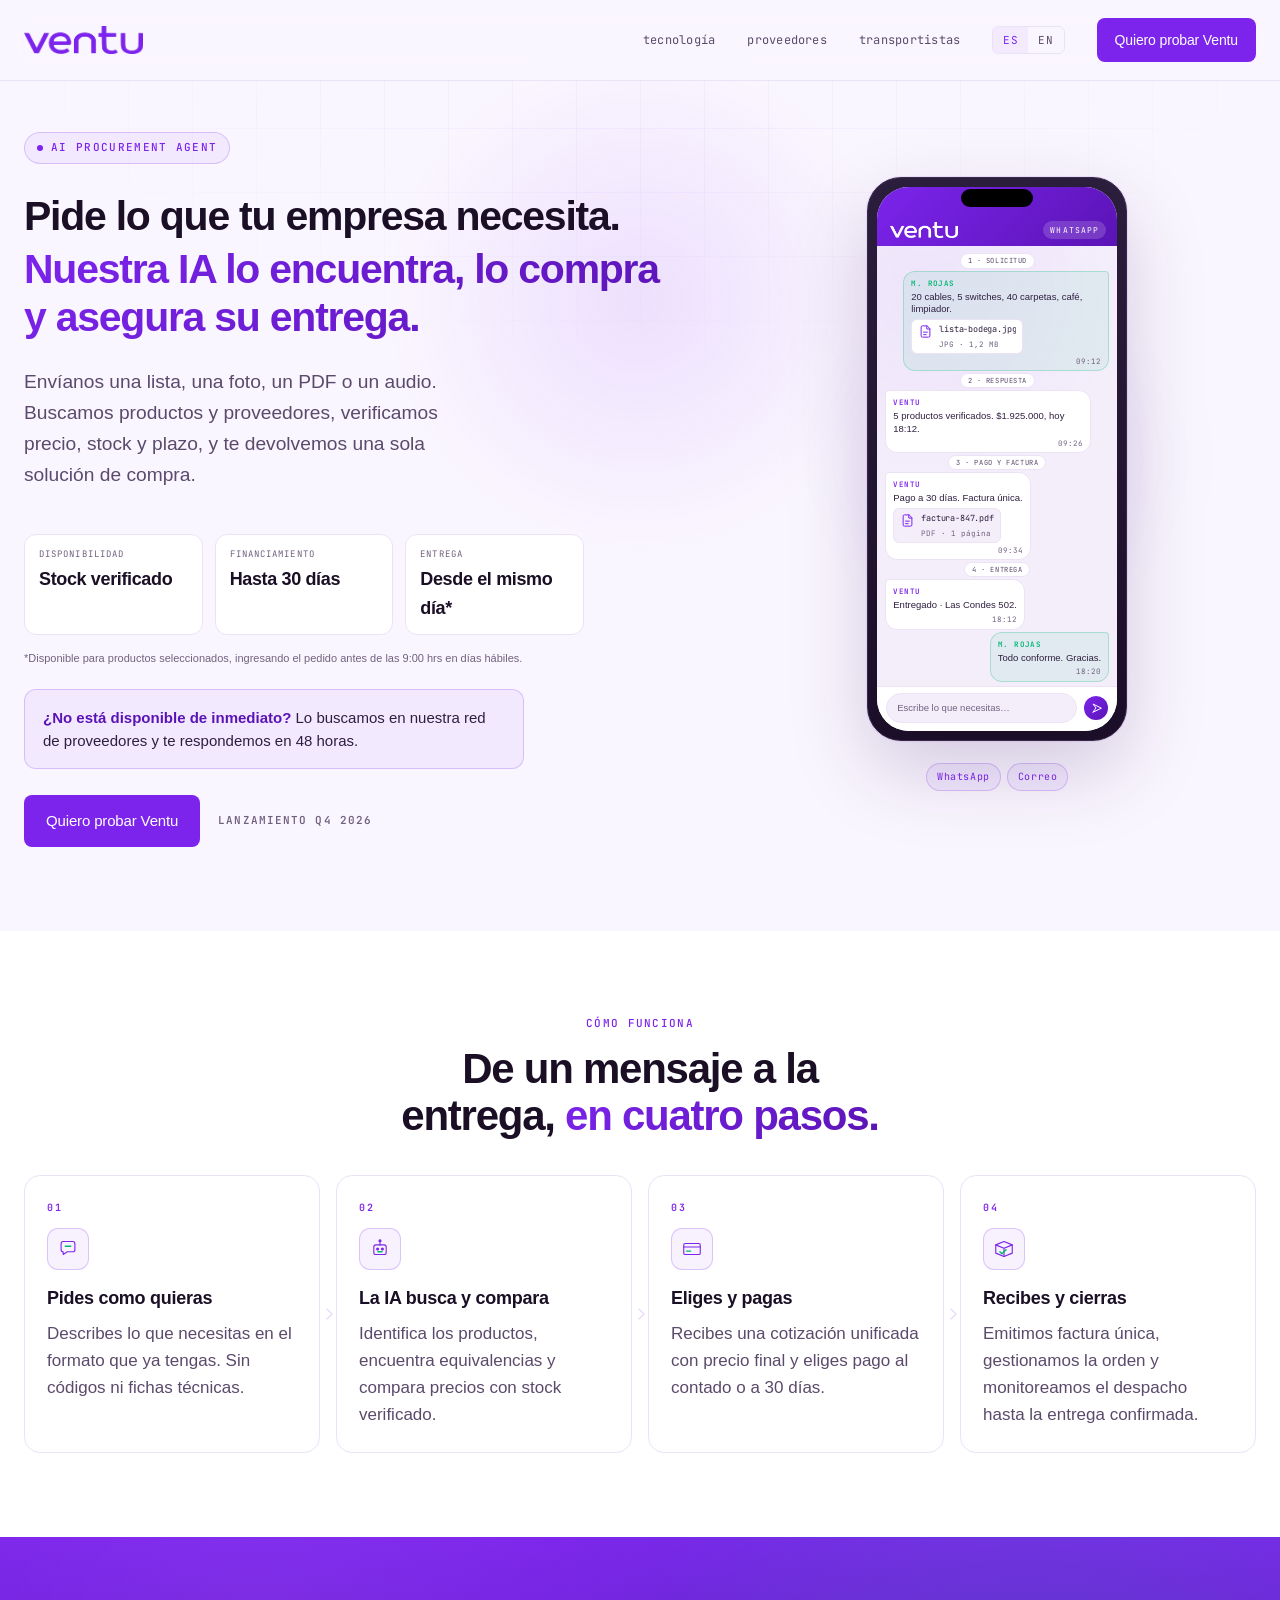
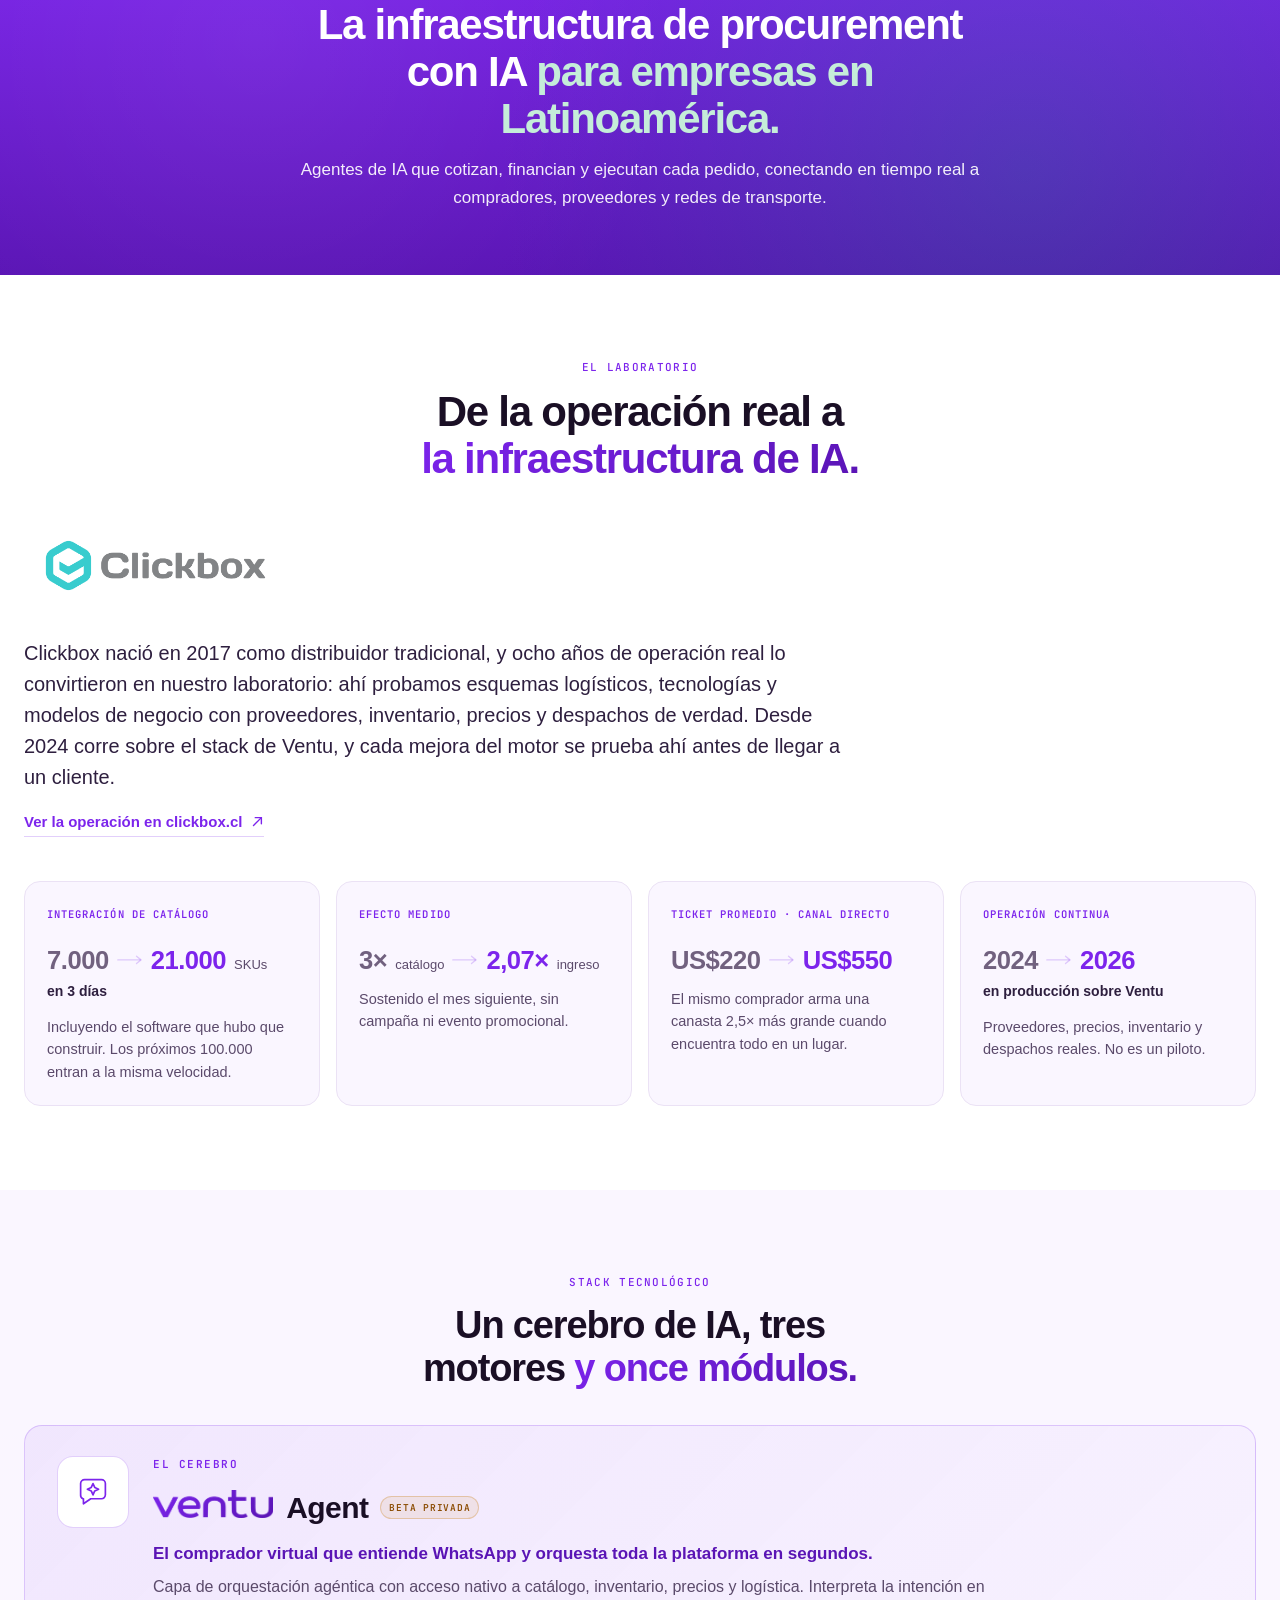
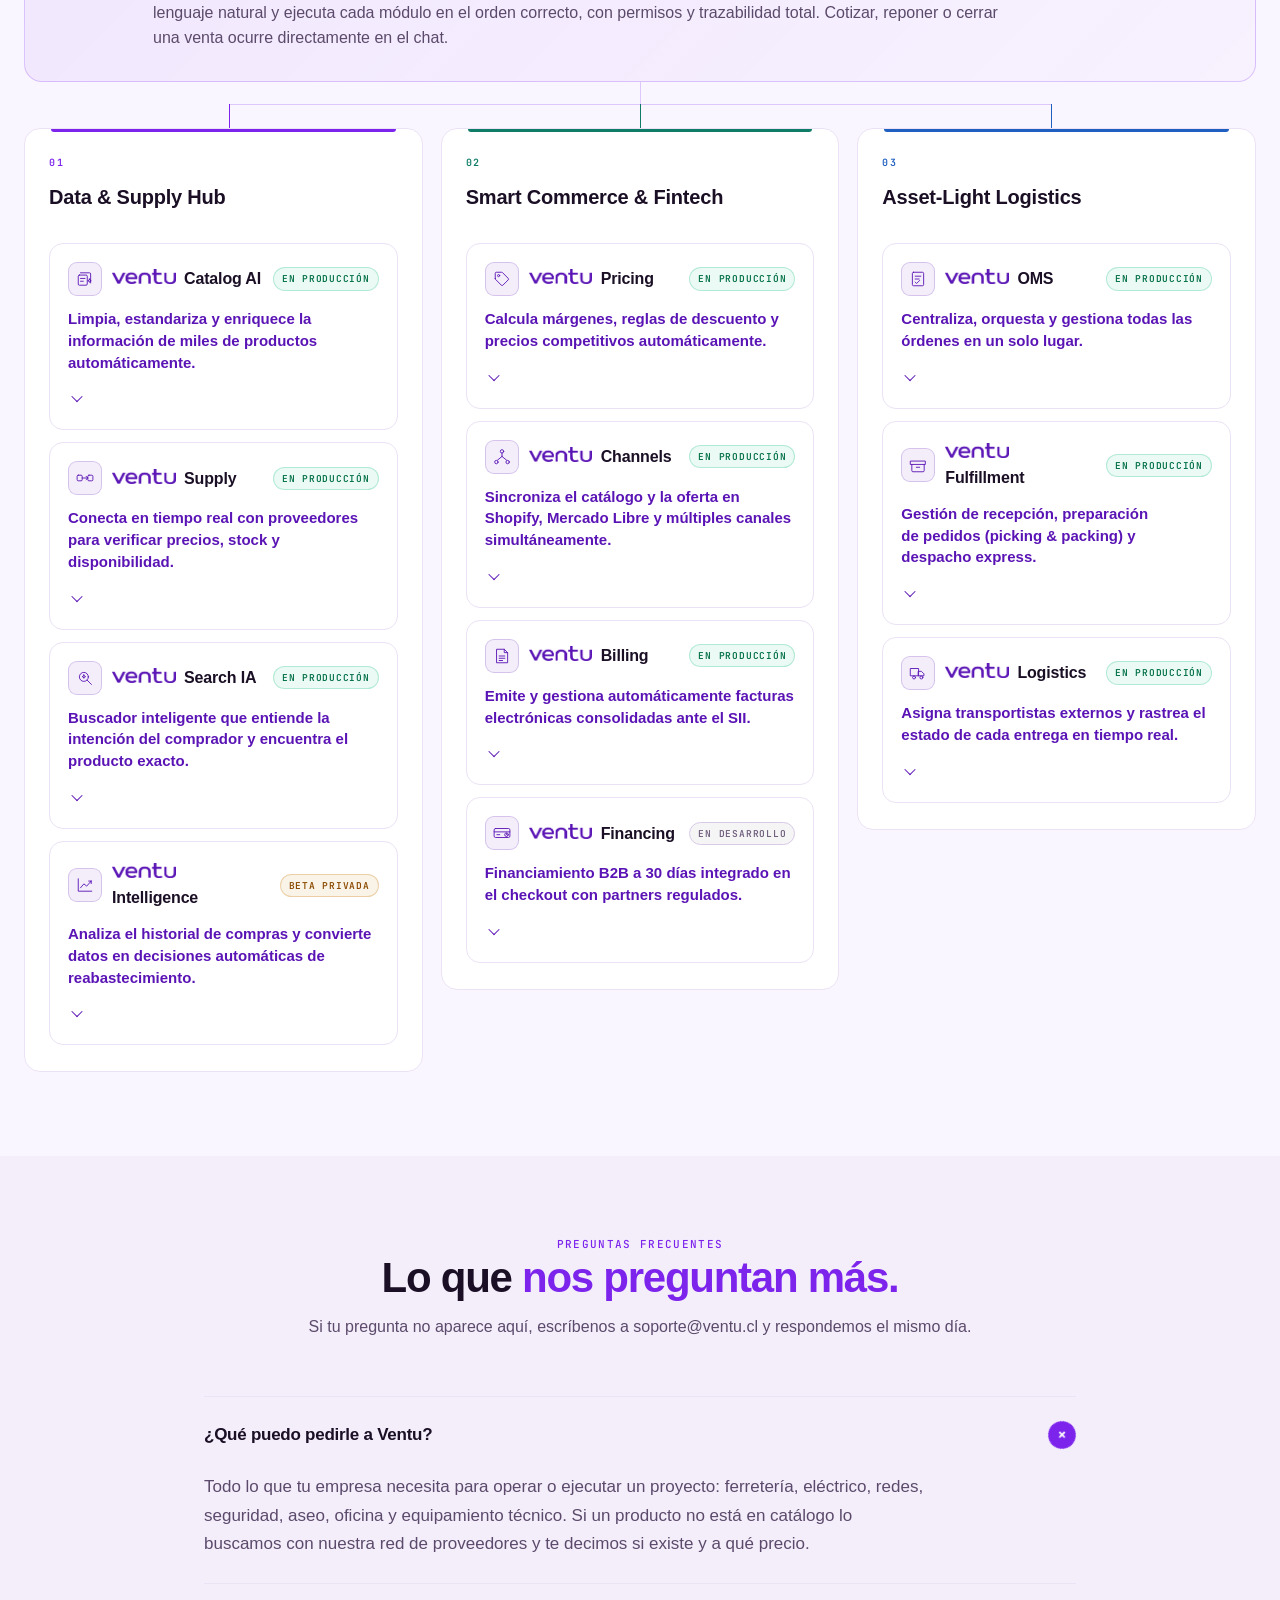
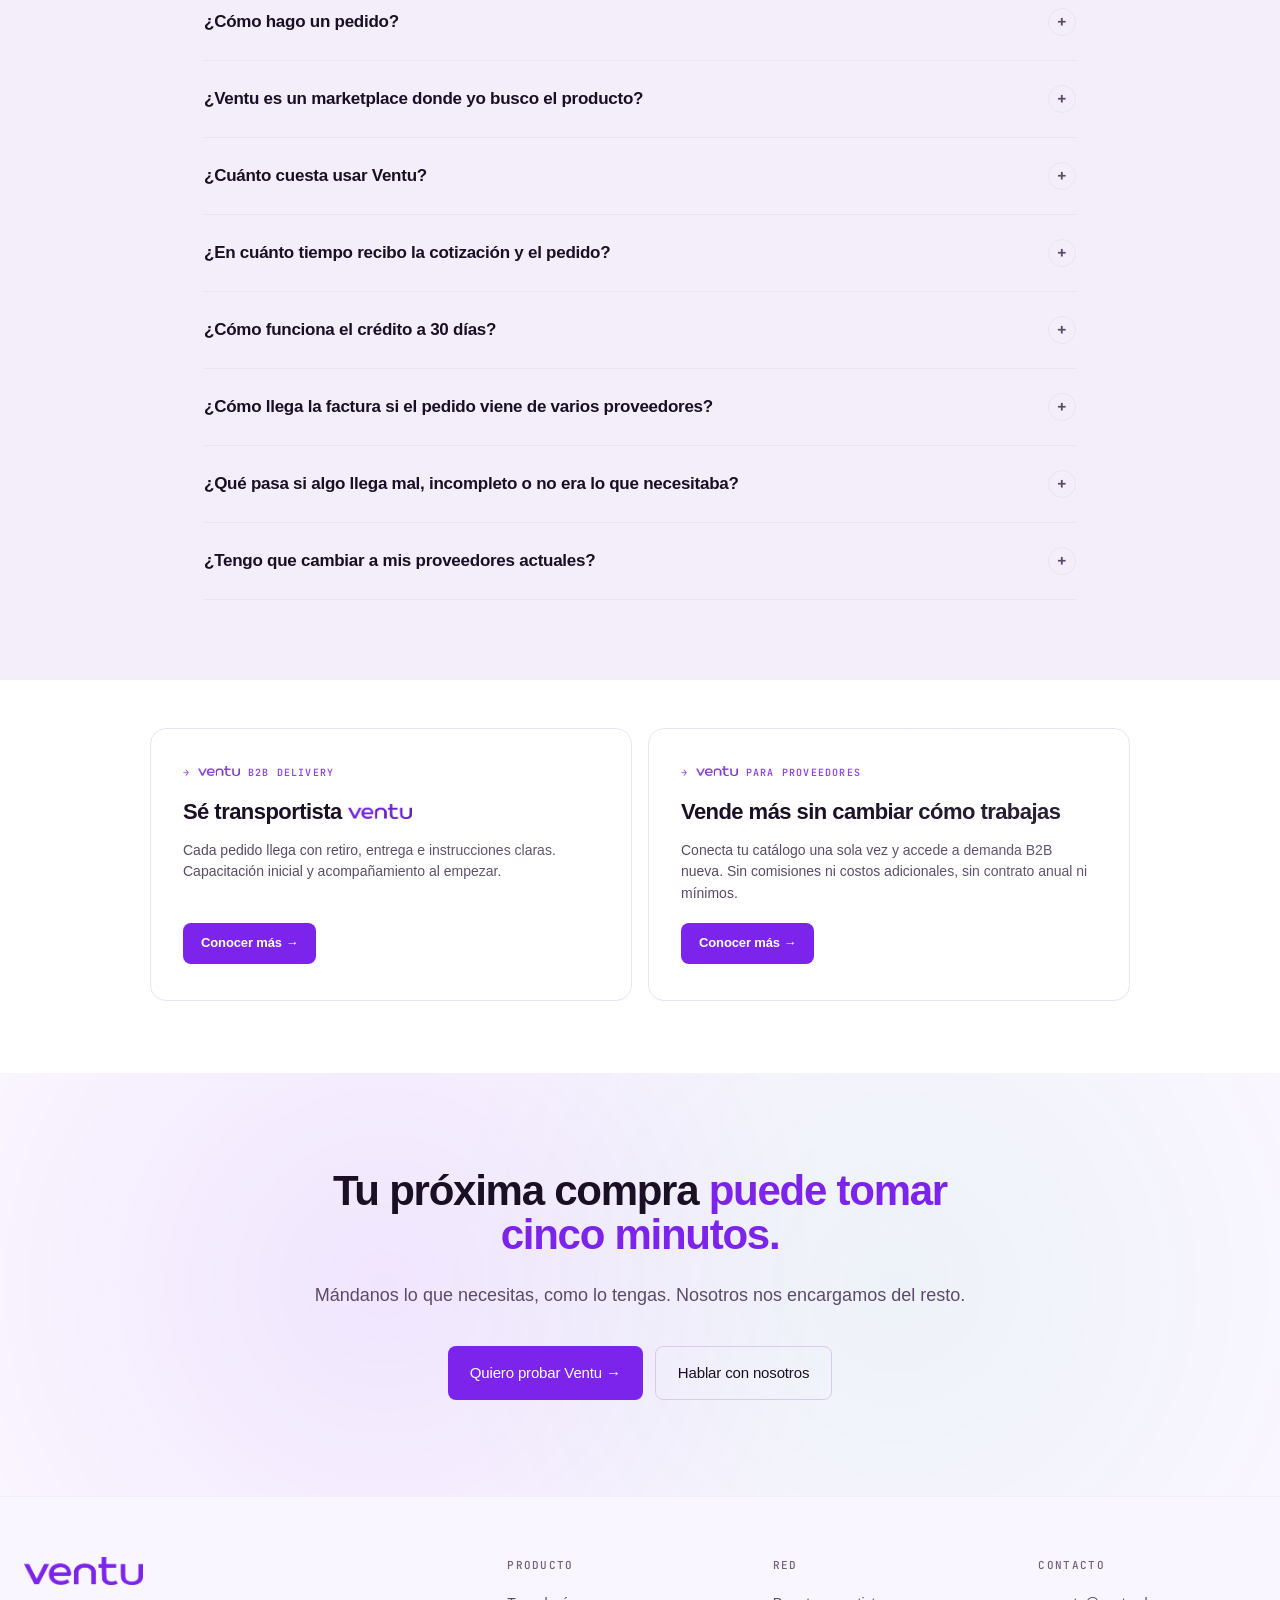
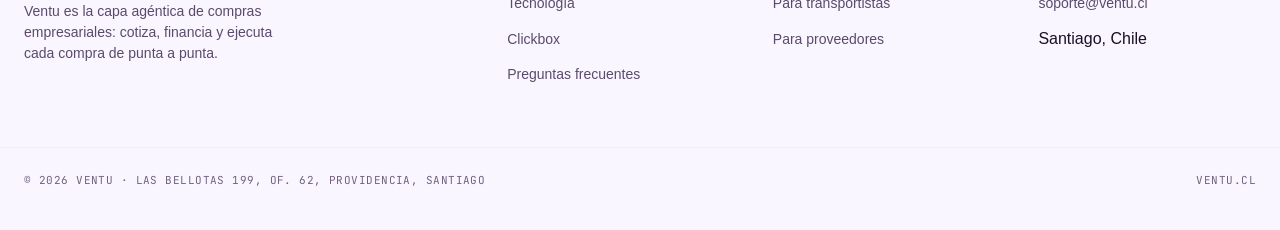
<file: index.html>
<!DOCTYPE html>
<html lang="es">
<head>
<meta charset="UTF-8">
<meta name="viewport" content="width=device-width, initial-scale=1.0">
<title>Ventu · Agentic Commerce para empresas | Cotiza, financia y entrega</title>
<meta name="description" content="Manda una foto, un PDF o una lista. Ventu cotiza entre múltiples proveedores, verifica stock y precio, y ejecuta la compra completa con entrega coordinada. Una plataforma, una factura, un contacto.">

<!-- Satoshi via Fontshare -->
<link href="https://api.fontshare.com/v2/css?f[]=satoshi@300,400,500,600,700,900&display=swap" rel="stylesheet">

<!-- JetBrains Mono via Google Fonts -->
<link rel="preconnect" href="https://fonts.googleapis.com">
<link rel="preconnect" href="https://fonts.gstatic.com" crossorigin>
<link href="https://fonts.googleapis.com/css2?family=JetBrains+Mono:wght@400;500;600&display=swap" rel="stylesheet">

<link rel="stylesheet" href="styles.css">
</head>
<body>

<!-- ════════════════════════════════════════════════════════════
     NAV
     ════════════════════════════════════════════════════════════ -->
<nav class="nav">
  <div class="nav-inner">
    <a href="index.html" class="brand" aria-label="Ventu">
      <img src="ventu-logo.png" alt="Ventu" class="brand-mark"/>
    </a>
    <div class="nav-links">
      <a href="#stack" class="nav-link" data-lang="es">tecnología</a>
      <a href="#stack" class="nav-link" data-lang="en">technology</a>
      <a href="suppliers.html" class="nav-link" data-lang="es">proveedores</a>
      <a href="suppliers.html" class="nav-link" data-lang="en">suppliers</a>
      <a href="drivers.html" class="nav-link" data-lang="es">transportistas</a>
      <a href="drivers.html" class="nav-link" data-lang="en">drivers</a>

      <div class="lang-toggle">
        <button class="lang-btn active" data-set-lang="es">ES</button>
        <button class="lang-btn" data-set-lang="en">EN</button>
      </div>

      <a href="#registro" data-registro="seller" class="btn btn-primary" data-lang="es">Quiero probar Ventu</a>
      <a href="#registro" data-registro="seller" class="btn btn-primary" data-lang="en">I want to try Ventu</a>
    </div>
  </div>
</nav>

<!-- ════════════════════════════════════════════════════════════
     HERO
     ════════════════════════════════════════════════════════════ -->
<header class="hero">
  <div class="hero-inner">
    <div>
      <div class="hero-eyebrow">
        <span class="pulse"></span>
        <span data-lang="es">AI PROCUREMENT AGENT</span>
        <span data-lang="en">AI PROCUREMENT AGENT</span>
      </div>

      <h1 class="hero-h1" data-lang="es">
        Pide lo que tu empresa necesita.
        <em>Nuestra IA lo encuentra, lo compra y asegura su entrega.</em>
      </h1>
      <h1 class="hero-h1" data-lang="en">
        Ask for what your company needs.
        <em>Our AI finds it, buys it and guarantees delivery.</em>
      </h1>

      <p class="hero-sub" data-lang="es">
        Envíanos una lista, una foto, un PDF o un audio. Buscamos productos y
        proveedores, verificamos precio, stock y plazo, y te devolvemos una sola
        solución de compra.
      </p>
      <p class="hero-sub" data-lang="en">
        Send us a list, a photo, a PDF or a voice note. We search products and
        suppliers, verify price, stock and lead time, and hand you a single
        purchasing solution.
      </p>

      <div class="hero-facts">
        <div class="hero-fact">
          <span class="hero-fact-k" data-lang="es">Disponibilidad</span>
          <span class="hero-fact-k" data-lang="en">Availability</span>
          <span class="hero-fact-v" data-lang="es">Stock verificado</span>
          <span class="hero-fact-v" data-lang="en">Verified stock</span>
        </div>
        <div class="hero-fact">
          <span class="hero-fact-k" data-lang="es">Financiamiento</span>
          <span class="hero-fact-k" data-lang="en">Financing</span>
          <span class="hero-fact-v" data-lang="es">Hasta 30 días</span>
          <span class="hero-fact-v" data-lang="en">Up to 30 days</span>
        </div>
        <div class="hero-fact">
          <span class="hero-fact-k" data-lang="es">Entrega</span>
          <span class="hero-fact-k" data-lang="en">Delivery</span>
          <span class="hero-fact-v" data-lang="es">Desde el mismo día*</span>
          <span class="hero-fact-v" data-lang="en">From same day*</span>
        </div>
      </div>

      <div class="hero-legal">
        <span data-lang="es">*Disponible para productos seleccionados, ingresando el pedido antes de las 9:00 hrs en días hábiles.</span>
        <span data-lang="en">*Available for selected products, placing the order before 9:00 am on business days.</span>
      </div>

      <div class="hero-sourcing">
        <p data-lang="es">
          <strong>¿No está disponible de inmediato?</strong> Lo buscamos en nuestra red de
          proveedores y te respondemos en 48 horas.
        </p>
        <p data-lang="en">
          <strong>Not available right away?</strong> We search our supplier network and come
          back to you within 48 hours.
        </p>
      </div>

      <div class="hero-cta">
        <a href="#registro" data-registro="seller" class="btn btn-primary btn-large" data-lang="es">Quiero probar Ventu</a>
        <a href="#registro" data-registro="seller" class="btn btn-primary btn-large" data-lang="en">I want to try Ventu</a>
        <span class="hero-launch" data-lang="es">Lanzamiento Q4 2026</span>
        <span class="hero-launch" data-lang="en">Launching Q4 2026</span>
      </div>
    </div>

    <!-- CONVERSACIÓN END-TO-END EN MÓVIL (HTML/CSS real) -->
    <div class="hero-visual">
      <div class="phone-wrap wa-wrap">
        <div class="phone phone-chat">
          <div class="phone-screen">

            <div class="wa-head">
              <div class="wa-id">
                <span class="ventu-mark wa-mark" role="img" aria-label="Ventu"></span>
                <span class="wa-status" data-lang="es">en línea</span>
                <span class="wa-status" data-lang="en">online</span>
              </div>
              <div class="wa-channel">WHATSAPP</div>
            </div>

            <div class="wa-body">
            <div class="wa-stage">
              <span data-lang="es">1 · SOLICITUD</span>
              <span data-lang="en">1 · REQUEST</span>
            </div>
            <div class="wa-msg wa-out">
              <div class="wa-from">M. ROJAS</div>
              <div class="wa-text" data-lang="es">20 cables, 5 switches, 40 carpetas, café, limpiador.</div>
              <div class="wa-text" data-lang="en">20 cables, 5 switches, 40 folders, coffee, cleaner.</div>
              <div class="wa-file">
                <svg class="wa-file-ic" viewBox="0 0 24 24" fill="none" stroke="currentColor" stroke-width="1.6" stroke-linecap="round" stroke-linejoin="round">
                  <path d="M14 3H7a2 2 0 0 0-2 2v14a2 2 0 0 0 2 2h10a2 2 0 0 0 2-2V8z"/><path d="M14 3v5h5"/><path d="M9 13h6M9 17h4"/>
                </svg>
                <div class="wa-file-txt">
                  <div class="wa-file-name">lista-bodega.jpg</div>
                  <div class="wa-file-meta" data-lang="es">JPG · 1,2 MB</div>
                  <div class="wa-file-meta" data-lang="en">JPG · 1.2 MB</div>
                </div>
              </div>
              <div class="wa-time">09:12</div>
            </div>
            <div class="wa-stage">
              <span data-lang="es">2 · RESPUESTA</span>
              <span data-lang="en">2 · RESPONSE</span>
            </div>
            <div class="wa-msg wa-in">
              <div class="wa-from">VENTU</div>
              <div class="wa-text" data-lang="es">5 productos verificados. $1.925.000, hoy 18:12.</div>
              <div class="wa-text" data-lang="en">5 products verified. $1,925,000, today 6:12 pm.</div>
              <div class="wa-time">09:26</div>
            </div>
            <div class="wa-stage">
              <span data-lang="es">3 · PAGO Y FACTURA</span>
              <span data-lang="en">3 · PAYMENT & INVOICE</span>
            </div>
            <div class="wa-msg wa-in">
              <div class="wa-from">VENTU</div>
              <div class="wa-text" data-lang="es">Pago a 30 días. Factura única.</div>
              <div class="wa-text" data-lang="en">30-day terms. Single invoice.</div>
              <div class="wa-file">
                <svg class="wa-file-ic" viewBox="0 0 24 24" fill="none" stroke="currentColor" stroke-width="1.6" stroke-linecap="round" stroke-linejoin="round">
                  <path d="M14 3H7a2 2 0 0 0-2 2v14a2 2 0 0 0 2 2h10a2 2 0 0 0 2-2V8z"/><path d="M14 3v5h5"/><path d="M9 13h6M9 17h4"/>
                </svg>
                <div class="wa-file-txt">
                  <div class="wa-file-name">factura-847.pdf</div>
                  <div class="wa-file-meta" data-lang="es">PDF · 1 página</div>
                  <div class="wa-file-meta" data-lang="en">PDF · 1 page</div>
                </div>
              </div>
              <div class="wa-time">09:34</div>
            </div>
            <div class="wa-stage">
              <span data-lang="es">4 · ENTREGA</span>
              <span data-lang="en">4 · DELIVERY</span>
            </div>
            <div class="wa-msg wa-in">
              <div class="wa-from">VENTU</div>
              <div class="wa-text" data-lang="es">Entregado · Las Condes 502.</div>
              <div class="wa-text" data-lang="en">Delivered · Las Condes 502.</div>
              <div class="wa-time">18:12</div>
            </div>
            <div class="wa-msg wa-out">
              <div class="wa-from">M. ROJAS</div>
              <div class="wa-text" data-lang="es">Todo conforme. Gracias.</div>
              <div class="wa-text" data-lang="en">All good. Thanks.</div>
              <div class="wa-time">18:20</div>
            </div>
            </div>

            <div class="wa-bar">
              <span class="wa-bar-field" data-lang="es">Escribe lo que necesitas…</span>
              <span class="wa-bar-field" data-lang="en">Type what you need…</span>
              <span class="wa-bar-send" aria-hidden="true">
                <svg viewBox="0 0 24 24" fill="none" stroke="currentColor" stroke-width="2" stroke-linecap="round" stroke-linejoin="round">
                  <path d="M20 12L4 4l6 8-6 8z"/>
                </svg>
              </span>
            </div>

          </div>
        </div>
      </div>

      <div class="wa-note">
        <div class="wa-note-chips">
          <span>WhatsApp</span><span data-lang="es">Correo</span><span data-lang="en">E-mail</span>
        </div>
      </div>
    </div>
  </div>
</header>



<!-- ════════════════════════════════════════════════════════════
     CÓMO FUNCIONA + FLUJO DE NEGOCIO CON IA
     ════════════════════════════════════════════════════════════ -->
<section class="section section-alt" id="funciona">
  <div class="section-inner">

    <div class="hiw-head">
      <div class="eyebrow" data-lang="es">CÓMO FUNCIONA</div>
      <div class="eyebrow" data-lang="en">HOW IT WORKS</div>
      <h2 data-lang="es">De un mensaje a la entrega, <em>en cuatro pasos.</em></h2>
      <h2 data-lang="en">From a message to delivery, <em>in four steps.</em></h2>
    </div>

    <div class="hiw-grid">
        <div class="hiw-step">
          <div class="hiw-num">01</div>
          <div class="hiw-ic">
            <svg viewBox="0 0 32 32" fill="none" stroke="currentColor" stroke-width="1.6" stroke-linecap="round" stroke-linejoin="round"><path d="M6 8a3 3 0 0 1 3-3h14a3 3 0 0 1 3 3v9a3 3 0 0 1-3 3h-8l-6 4v-4H9a3 3 0 0 1-3-3z"/><path d="M12 12h8" stroke="#00b873" stroke-width="2"/></svg>
          </div>
          <h3 class="hiw-title" data-lang="es">Pides como quieras</h3>
          <h3 class="hiw-title" data-lang="en">Ask however you want</h3>
          <p class="hiw-text" data-lang="es">Describes lo que necesitas en el formato que ya tengas. Sin códigos ni fichas técnicas.</p>
          <p class="hiw-text" data-lang="en">You describe what you need in whatever format you already have. No part numbers or spec sheets.</p>
        </div>
        <div class="hiw-step">
          <div class="hiw-num">02</div>
          <div class="hiw-ic">
            <svg viewBox="0 0 32 32" fill="none" stroke="currentColor" stroke-width="1.6" stroke-linecap="round" stroke-linejoin="round"><rect x="7" y="10" width="18" height="14" rx="3"/><path d="M16 5v5"/><circle cx="16" cy="4" r="1.5" fill="currentColor"/><circle cx="12.5" cy="16" r="1.4" fill="currentColor"/><circle cx="19.5" cy="16" r="1.4" fill="currentColor"/><path d="M13 20h6" stroke="#00b873" stroke-width="2"/></svg>
          </div>
          <h3 class="hiw-title" data-lang="es">La IA busca y compara</h3>
          <h3 class="hiw-title" data-lang="en">The AI searches and compares</h3>
          <p class="hiw-text" data-lang="es">Identifica los productos, encuentra equivalencias y compara precios con stock verificado.</p>
          <p class="hiw-text" data-lang="en">It identifies the products, finds equivalents and compares prices against verified stock.</p>
        </div>
        <div class="hiw-step">
          <div class="hiw-num">03</div>
          <div class="hiw-ic">
            <svg viewBox="0 0 32 32" fill="none" stroke="currentColor" stroke-width="1.6" stroke-linecap="round" stroke-linejoin="round"><rect x="4" y="8" width="24" height="16" rx="2"/><path d="M4 13h24"/><path d="M8 19h6" stroke="#00b873" stroke-width="2"/></svg>
          </div>
          <h3 class="hiw-title" data-lang="es">Eliges y pagas</h3>
          <h3 class="hiw-title" data-lang="en">You choose and pay</h3>
          <p class="hiw-text" data-lang="es">Recibes una cotización unificada con precio final y eliges pago al contado o a 30 días.</p>
          <p class="hiw-text" data-lang="en">You get a unified quote with a final price and choose to pay now or in 30 days.</p>
        </div>
        <div class="hiw-step">
          <div class="hiw-num">04</div>
          <div class="hiw-ic">
            <svg viewBox="0 0 32 32" fill="none" stroke="currentColor" stroke-width="1.6" stroke-linecap="round" stroke-linejoin="round"><path d="M4 10l12-5 12 5v12l-12 5-12-5z"/><path d="M4 10l12 5 12-5M16 15v12"/><path d="M10 20l3 3 6-6" stroke="#00b873" stroke-width="2"/></svg>
          </div>
          <h3 class="hiw-title" data-lang="es">Recibes y cierras</h3>
          <h3 class="hiw-title" data-lang="en">You receive and close</h3>
          <p class="hiw-text" data-lang="es">Emitimos factura única, gestionamos la orden y monitoreamos el despacho hasta la entrega confirmada.</p>
          <p class="hiw-text" data-lang="en">We issue a single invoice, manage the order and monitor the shipment through to confirmed delivery.</p>
        </div>
    </div>


  </div>
</section>

<section class="stats-section">
  <div class="stats-inner">
    <div class="stats-header">
      <h2 data-lang="es">
        La infraestructura de procurement con IA <em>para empresas en Latinoamérica.</em>
      </h2>
      <h2 data-lang="en">
        The AI procurement infrastructure <em>for companies across Latin America.</em>
      </h2>
      <p data-lang="es">
        Agentes de IA que cotizan, financian y ejecutan cada pedido, conectando en tiempo real a compradores, proveedores y redes de transporte.
      </p>
      <p data-lang="en">
        AI agents that quote, finance and execute every order, connecting buyers, suppliers and transport networks in real time.
      </p>
    </div>
  </div>
</section>

<!-- ════════════════════════════════════════════════════════════
     CLICKBOX · the live operation the technology was built inside
     ════════════════════════════════════════════════════════════ -->
<section class="section section-alt" id="clickbox">
  <div class="section-inner">

    <div class="hiw-head">
      <div class="eyebrow" data-lang="es">EL LABORATORIO</div>
      <div class="eyebrow" data-lang="en">THE LAB</div>
      <h2 data-lang="es">De la operación real a <em>la infraestructura de IA.</em></h2>
      <h2 data-lang="en">From a real operation to <em>AI infrastructure.</em></h2>
    </div>

    <div class="cbx cbx--stack">
      <div class="cbx-copy">
        <img class="cbx-logo" src="clickbox-logo.png" alt="Clickbox" width="1000" height="353" loading="lazy">
        <p class="cbx-lead" data-lang="es">
          Clickbox nació en 2017 como distribuidor tradicional, y ocho años de operación real
          lo convirtieron en nuestro laboratorio: ahí probamos esquemas logísticos, tecnologías
          y modelos de negocio con proveedores, inventario, precios y despachos de verdad.
          Desde 2024 corre sobre el stack de Ventu, y cada mejora del motor se prueba ahí antes
          de llegar a un cliente.
        </p>
        <p class="cbx-lead" data-lang="en">
          Clickbox started in 2017 as a traditional distributor, and eight years of real trading
          turned it into our lab: the place where we test logistics models, technology and
          business models against real suppliers, inventory, pricing and deliveries. Since 2024
          it has run on the Ventu stack, and every improvement to the engine is proven there
          before it reaches a customer.
        </p>
        <a class="cbx-link" href="https://clickbox.cl" target="_blank" rel="noopener">
          <span data-lang="es">Ver la operación en clickbox.cl</span>
          <span data-lang="en">See the operation at clickbox.cl</span>
          <svg viewBox="0 0 16 16" fill="none" stroke="currentColor" stroke-width="1.6" stroke-linecap="round" stroke-linejoin="round" aria-hidden="true"><path d="M6 3h7v7"/><path d="M13 3L4 12"/></svg>
        </a>
      </div>
    </div>

    <div class="cbx-pf">
      <article class="cbx-pf-card">
        <div class="cbx-pf-lab" data-lang="es">INTEGRACIÓN DE CATÁLOGO</div>
        <div class="cbx-pf-lab" data-lang="en">CATALOGUE INTEGRATION</div>
        <div class="cbx-pf-fig">
          <span class="cbx-pf-from" data-lang="es">7.000</span>
          <span class="cbx-pf-from" data-lang="en">7,000</span>
          
          <span class="cbx-pf-arrow" aria-hidden="true"><svg viewBox="0 0 32 12" fill="none" stroke="currentColor" stroke-width="1.6" stroke-linecap="round" stroke-linejoin="round"><path d="M1 6h28"/><path d="M24 1.5L29.5 6 24 10.5"/></svg></span>
          <span class="cbx-pf-to" data-lang="es">21.000</span>
          <span class="cbx-pf-to" data-lang="en">21,000</span>
          <span class="cbx-pf-word" data-lang="es">SKUs</span><span class="cbx-pf-word" data-lang="en">SKUs</span>
        </div>
        <div class="cbx-pf-sub" data-lang="es">en 3 días</div>
        <div class="cbx-pf-sub" data-lang="en">in 3 days</div>
        <p class="cbx-pf-txt" data-lang="es">Incluyendo el software que hubo que construir. Los próximos 100.000 entran a la misma velocidad.</p>
        <p class="cbx-pf-txt" data-lang="en">Including the software we had to build. The next 100,000 come in just as fast.</p>
      </article>
      <article class="cbx-pf-card">
        <div class="cbx-pf-lab" data-lang="es">EFECTO MEDIDO</div>
        <div class="cbx-pf-lab" data-lang="en">MEASURED EFFECT</div>
        <div class="cbx-pf-fig">
          <span class="cbx-pf-from" data-lang="es">3×</span>
          <span class="cbx-pf-from" data-lang="en">3×</span>
          <span class="cbx-pf-word" data-lang="es">catálogo</span><span class="cbx-pf-word" data-lang="en">catalogue</span>
          <span class="cbx-pf-arrow" aria-hidden="true"><svg viewBox="0 0 32 12" fill="none" stroke="currentColor" stroke-width="1.6" stroke-linecap="round" stroke-linejoin="round"><path d="M1 6h28"/><path d="M24 1.5L29.5 6 24 10.5"/></svg></span>
          <span class="cbx-pf-to" data-lang="es">2,07×</span>
          <span class="cbx-pf-to" data-lang="en">2.07×</span>
          <span class="cbx-pf-word" data-lang="es">ingreso</span><span class="cbx-pf-word" data-lang="en">revenue</span>
        </div>
        <p class="cbx-pf-txt" data-lang="es">Sostenido el mes siguiente, sin campaña ni evento promocional.</p>
        <p class="cbx-pf-txt" data-lang="en">Held the following month, with no campaign or promotional event.</p>
      </article>
      <article class="cbx-pf-card">
        <div class="cbx-pf-lab" data-lang="es">TICKET PROMEDIO · CANAL DIRECTO</div>
        <div class="cbx-pf-lab" data-lang="en">AVERAGE ORDER VALUE · DIRECT CHANNEL</div>
        <div class="cbx-pf-fig">
          <span class="cbx-pf-from" data-lang="es">US$220</span>
          <span class="cbx-pf-from" data-lang="en">US$220</span>
          
          <span class="cbx-pf-arrow" aria-hidden="true"><svg viewBox="0 0 32 12" fill="none" stroke="currentColor" stroke-width="1.6" stroke-linecap="round" stroke-linejoin="round"><path d="M1 6h28"/><path d="M24 1.5L29.5 6 24 10.5"/></svg></span>
          <span class="cbx-pf-to" data-lang="es">US$550</span>
          <span class="cbx-pf-to" data-lang="en">US$550</span>
          
        </div>
        <p class="cbx-pf-txt" data-lang="es">El mismo comprador arma una canasta 2,5× más grande cuando encuentra todo en un lugar.</p>
        <p class="cbx-pf-txt" data-lang="en">The same buyer builds a basket 2.5× larger when everything is in one place.</p>
      </article>
      <article class="cbx-pf-card">
        <div class="cbx-pf-lab" data-lang="es">OPERACIÓN CONTINUA</div>
        <div class="cbx-pf-lab" data-lang="en">CONTINUOUS OPERATION</div>
        <div class="cbx-pf-fig">
          <span class="cbx-pf-from" data-lang="es">2024</span>
          <span class="cbx-pf-from" data-lang="en">2024</span>
          
          <span class="cbx-pf-arrow" aria-hidden="true"><svg viewBox="0 0 32 12" fill="none" stroke="currentColor" stroke-width="1.6" stroke-linecap="round" stroke-linejoin="round"><path d="M1 6h28"/><path d="M24 1.5L29.5 6 24 10.5"/></svg></span>
          <span class="cbx-pf-to" data-lang="es">2026</span>
          <span class="cbx-pf-to" data-lang="en">2026</span>
          
        </div>
        <div class="cbx-pf-sub" data-lang="es">en producción sobre Ventu</div>
        <div class="cbx-pf-sub" data-lang="en">in production on Ventu</div>
        <p class="cbx-pf-txt" data-lang="es">Proveedores, precios, inventario y despachos reales. No es un piloto.</p>
        <p class="cbx-pf-txt" data-lang="en">Real suppliers, pricing, inventory and deliveries. Not a pilot.</p>
      </article>
    </div>


  </div>
</section>

<!-- ════════════════════════════════════════════════════════════
     STACK · one diagram: the core, three engines, twelve modules
     ════════════════════════════════════════════════════════════ -->
<section class="section" id="stack">
  <div class="section-inner">

    <div class="hiw-head">
      <div class="eyebrow" data-lang="es">STACK TECNOLÓGICO</div>
      <div class="eyebrow" data-lang="en">TECHNOLOGY STACK</div>
      <h2 data-lang="es">Un cerebro de IA, tres motores <em>y once módulos.</em></h2>
      <h2 data-lang="en">One AI brain, three engines <em>and eleven modules.</em></h2>
    </div>

    <div class="stk">

      <article class="stk-core">
        <div class="stk-core-top">
          <div class="stk-core-mark">
            <svg viewBox="0 0 32 32" fill="none" stroke="currentColor" stroke-width="1.5" stroke-linecap="round" stroke-linejoin="round" aria-hidden="true"><path d="M5 8.5A3.5 3.5 0 0 1 8.5 5h15A3.5 3.5 0 0 1 27 8.5v10a3.5 3.5 0 0 1-3.5 3.5H14l-6.5 4.5V22h-.5A3.5 3.5 0 0 1 5 18.5z"/><path d="M16 8.5l1.55 3.45L21 13.5l-3.45 1.55L16 18.5l-1.55-3.45L11 13.5l3.45-1.55z"/></svg>
          </div>
          <div class="stk-core-body">
            <div class="stk-kicker" data-lang="es">EL CEREBRO</div>
            <div class="stk-kicker" data-lang="en">THE BRAIN</div>
            <div class="stk-core-line">
              <h3 class="stk-core-title"><span class="ventu-mark" role="img" aria-label="Ventu"></span> Agent</h3>
              <span class="stk-tag stk-tag--beta" data-lang="es">Beta privada</span>
              <span class="stk-tag stk-tag--beta" data-lang="en">Private beta</span>
            </div>
            <p class="stk-benefit" data-lang="es">El comprador virtual que entiende WhatsApp y orquesta toda la plataforma en segundos.</p>
            <p class="stk-benefit" data-lang="en">The virtual buyer that understands WhatsApp and orchestrates the whole platform in seconds.</p>
            <p class="stk-desc" data-lang="es">Capa de orquestación agéntica con acceso nativo a catálogo, inventario, precios y logística. Interpreta la intención en lenguaje natural y ejecuta cada módulo en el orden correcto, con permisos y trazabilidad total. Cotizar, reponer o cerrar una venta ocurre directamente en el chat.</p>
            <p class="stk-desc" data-lang="en">An agentic orchestration layer with native access to catalogue, inventory, pricing and logistics. It reads intent in natural language and runs each module in the right order, with full permissions and traceability. Quoting, restocking or closing a sale happens right in the chat.</p>
          </div>
        </div>
      </article>

      <div class="stk-branch" aria-hidden="true">
        <span class="stk-branch-stem"></span>
        <span class="stk-branch-bar"></span>
        <span class="stk-branch-drop"></span>
        <span class="stk-branch-drop"></span>
        <span class="stk-branch-drop"></span>
      </div>

      <div class="stk-engines">
        <div class="stk-engine stk-engine--1">
          <div class="stk-engine-head">
            <div class="stk-num">01</div>
            <h3 class="stk-title" data-lang="es">Data &amp; Supply Hub</h3>
            <h3 class="stk-title" data-lang="en">Data &amp; Supply Hub</h3>
          </div>
          <div class="stk-modlist">
            <article class="stk-modcard">
              <div class="stk-modcard-head">
                <div class="stk-modcard-ic">
                  <svg viewBox="0 0 32 32" fill="none" stroke="currentColor" stroke-width="1.6" stroke-linecap="round" stroke-linejoin="round" aria-hidden="true"><rect x="4" y="9" width="16" height="18" rx="2"/><path d="M8 5h16a2 2 0 0 1 2 2v16"/><path d="M8 15h8M8 20h5"/><path d="M24 16l.9 2.1 2.1.9-2.1.9-.9 2.1-.9-2.1-2.1-.9 2.1-.9z"/></svg>
                </div>
                <h4 class="stk-modcard-name"><span class="ventu-mark" role="img" aria-label="Ventu"></span> Catalog AI</h4>
                <span class="stk-tag stk-tag--live" data-lang="es">En producción</span>
                <span class="stk-tag stk-tag--live" data-lang="en">Live</span>
              </div>
              <p class="stk-modcard-benefit" data-lang="es">Limpia, estandariza y enriquece la información de miles de productos automáticamente.</p>
              <p class="stk-modcard-benefit" data-lang="en">It cleans, standardises and enriches information for thousands of products automatically.</p>
              <button class="stk-modcard-more" type="button" aria-expanded="false">
                <span class="sr-only" data-lang="es">Ver detalle técnico</span>
                <span class="sr-only" data-lang="en">Show technical detail</span>
                <span class="stk-chev" aria-hidden="true"></span>
              </button>
              <div class="stk-modcard-panel">
                <div class="stk-modcard-panel-in">
                  <p class="stk-modcard-tech" data-lang="es">PIM que recibe planillas, PDFs, feeds y APIs, mapea atributos contra un esquema canónico por categoría, deduplica por código de parte y completa lo que falta con modelos de lenguaje. Semanas de limpieza manual pasan a minutos.</p>
                  <p class="stk-modcard-tech" data-lang="en">A PIM that reads spreadsheets, PDFs, feeds and APIs, maps attributes onto a canonical per-category schema, deduplicates by part number and fills the gaps with language models. Weeks of manual clean-up become minutes.</p>
                </div>
              </div>
            </article>
            <article class="stk-modcard">
              <div class="stk-modcard-head">
                <div class="stk-modcard-ic">
                  <svg viewBox="0 0 32 32" fill="none" stroke="currentColor" stroke-width="1.6" stroke-linecap="round" stroke-linejoin="round" aria-hidden="true"><rect x="2" y="11" width="9" height="10" rx="2"/><rect x="21" y="11" width="9" height="10" rx="2"/><path d="M11 16h10"/><path d="M18 13l3 3-3 3"/></svg>
                </div>
                <h4 class="stk-modcard-name"><span class="ventu-mark" role="img" aria-label="Ventu"></span> Supply</h4>
                <span class="stk-tag stk-tag--live" data-lang="es">En producción</span>
                <span class="stk-tag stk-tag--live" data-lang="en">Live</span>
              </div>
              <p class="stk-modcard-benefit" data-lang="es">Conecta en tiempo real con proveedores para verificar precios, stock y disponibilidad.</p>
              <p class="stk-modcard-benefit" data-lang="en">It connects to suppliers in real time to verify prices, stock and availability.</p>
              <button class="stk-modcard-more" type="button" aria-expanded="false">
                <span class="sr-only" data-lang="es">Ver detalle técnico</span>
                <span class="sr-only" data-lang="en">Show technical detail</span>
                <span class="stk-chev" aria-hidden="true"></span>
              </button>
              <div class="stk-modcard-panel">
                <div class="stk-modcard-panel-in">
                  <p class="stk-modcard-tech" data-lang="es">Integración por API, archivo o EDI que normaliza a cada proveedor en un modelo único de disponibilidad y resuelve el mapeo de SKU. Pricing y OMS deciden sobre costo y lead time reales, no sobre una planilla vieja.</p>
                  <p class="stk-modcard-tech" data-lang="en">Integration over API, file or EDI that normalises every supplier into a single availability model and resolves SKU mapping. Pricing and OMS then decide on real cost and lead time, not on a stale spreadsheet.</p>
                </div>
              </div>
            </article>
            <article class="stk-modcard">
              <div class="stk-modcard-head">
                <div class="stk-modcard-ic">
                  <svg viewBox="0 0 32 32" fill="none" stroke="currentColor" stroke-width="1.6" stroke-linecap="round" stroke-linejoin="round" aria-hidden="true"><circle cx="14" cy="14" r="8"/><path d="M20 20l7.5 7.5"/><path d="M14 10.4l.9 2.2 2.2.9-2.2.9-.9 2.2-.9-2.2-2.2-.9 2.2-.9z"/></svg>
                </div>
                <h4 class="stk-modcard-name"><span class="ventu-mark" role="img" aria-label="Ventu"></span> Search IA</h4>
                <span class="stk-tag stk-tag--live" data-lang="es">En producción</span>
                <span class="stk-tag stk-tag--live" data-lang="en">Live</span>
              </div>
              <p class="stk-modcard-benefit" data-lang="es">Buscador inteligente que entiende la intención del comprador y encuentra el producto exacto.</p>
              <p class="stk-modcard-benefit" data-lang="en">A smart search engine that understands buyer intent and finds the exact product.</p>
              <button class="stk-modcard-more" type="button" aria-expanded="false">
                <span class="sr-only" data-lang="es">Ver detalle técnico</span>
                <span class="sr-only" data-lang="en">Show technical detail</span>
                <span class="stk-chev" aria-hidden="true"></span>
              </button>
              <div class="stk-modcard-panel">
                <div class="stk-modcard-panel-in">
                  <p class="stk-modcard-tech" data-lang="es">Motor híbrido de búsqueda léxica combinado con embeddings semánticos y reordenamiento (reranking). Maneja códigos de parte, equivalencias, sinónimos técnicos y errores de tipeo. Indexable y optimizado para SEO, captando además demanda orgánica.</p>
                  <p class="stk-modcard-tech" data-lang="en">A hybrid engine of lexical search combined with semantic embeddings and reranking. It handles part numbers, equivalents, technical synonyms and typos. Indexable and SEO-ready, so it also captures organic demand.</p>
                </div>
              </div>
            </article>
            <article class="stk-modcard">
              <div class="stk-modcard-head">
                <div class="stk-modcard-ic">
                  <svg viewBox="0 0 32 32" fill="none" stroke="currentColor" stroke-width="1.6" stroke-linecap="round" stroke-linejoin="round" aria-hidden="true"><path d="M4 5v22h24"/><path d="M8 21l6-7 5 4 8-9"/><path d="M27 9h-4.5M27 9v4.5"/></svg>
                </div>
                <h4 class="stk-modcard-name"><span class="ventu-mark" role="img" aria-label="Ventu"></span> Intelligence</h4>
                <span class="stk-tag stk-tag--beta" data-lang="es">Beta privada</span>
                <span class="stk-tag stk-tag--beta" data-lang="en">Private beta</span>
              </div>
              <p class="stk-modcard-benefit" data-lang="es">Analiza el historial de compras y convierte datos en decisiones automáticas de reabastecimiento.</p>
              <p class="stk-modcard-benefit" data-lang="en">It reads purchase history and turns data into automatic replenishment decisions.</p>
              <button class="stk-modcard-more" type="button" aria-expanded="false">
                <span class="sr-only" data-lang="es">Ver detalle técnico</span>
                <span class="sr-only" data-lang="en">Show technical detail</span>
                <span class="stk-chev" aria-hidden="true"></span>
              </button>
              <div class="stk-modcard-panel">
                <div class="stk-modcard-panel-in">
                  <p class="stk-modcard-tech" data-lang="es">Capa analítica sobre los eventos del stack que proyecta demanda y calcula punto de reposición y cantidad por SKU, considerando lead time y cumplimiento real de cada proveedor. Entrega órdenes de compra sugeridas, no un tablero.</p>
                  <p class="stk-modcard-tech" data-lang="en">An analytics layer over the stack's events that forecasts demand and computes reorder point and quantity per SKU, factoring in each supplier's lead time and actual performance. It delivers suggested purchase orders, not a dashboard.</p>
                </div>
              </div>
            </article>
          </div>
        </div>
        <div class="stk-engine stk-engine--2">
          <div class="stk-engine-head">
            <div class="stk-num">02</div>
            <h3 class="stk-title" data-lang="es">Smart Commerce &amp; Fintech</h3>
            <h3 class="stk-title" data-lang="en">Smart Commerce &amp; Fintech</h3>
          </div>
          <div class="stk-modlist">
            <article class="stk-modcard">
              <div class="stk-modcard-head">
                <div class="stk-modcard-ic">
                  <svg viewBox="0 0 32 32" fill="none" stroke="currentColor" stroke-width="1.6" stroke-linecap="round" stroke-linejoin="round" aria-hidden="true"><path d="M4 15.4V6a2 2 0 0 1 2-2h9.4a2 2 0 0 1 1.4.6l10.2 10.2a2 2 0 0 1 0 2.8l-9.4 9.4a2 2 0 0 1-2.8 0L4.6 16.8A2 2 0 0 1 4 15.4z"/><circle cx="10" cy="10" r="1.9"/></svg>
                </div>
                <h4 class="stk-modcard-name"><span class="ventu-mark" role="img" aria-label="Ventu"></span> Pricing</h4>
                <span class="stk-tag stk-tag--live" data-lang="es">En producción</span>
                <span class="stk-tag stk-tag--live" data-lang="en">Live</span>
              </div>
              <p class="stk-modcard-benefit" data-lang="es">Calcula márgenes, reglas de descuento y precios competitivos automáticamente.</p>
              <p class="stk-modcard-benefit" data-lang="en">It computes margins, discount rules and competitive prices automatically.</p>
              <button class="stk-modcard-more" type="button" aria-expanded="false">
                <span class="sr-only" data-lang="es">Ver detalle técnico</span>
                <span class="sr-only" data-lang="en">Show technical detail</span>
                <span class="stk-chev" aria-hidden="true"></span>
              </button>
              <div class="stk-modcard-panel">
                <div class="stk-modcard-panel-in">
                  <p class="stk-modcard-tech" data-lang="es">Motor de reglas que resuelve el precio en tiempo de consulta según cliente, volumen y canal, con márgenes piso, repricing dentro de bandas definidas y alertas bajo margen objetivo. Cada cambio queda auditable.</p>
                  <p class="stk-modcard-tech" data-lang="en">A rules engine that resolves price at query time by customer, volume and channel, with margin floors, repricing inside defined bands and alerts below target margin. Every change stays auditable.</p>
                </div>
              </div>
            </article>
            <article class="stk-modcard">
              <div class="stk-modcard-head">
                <div class="stk-modcard-ic">
                  <svg viewBox="0 0 32 32" fill="none" stroke="currentColor" stroke-width="1.6" stroke-linecap="round" stroke-linejoin="round" aria-hidden="true"><circle cx="16" cy="6" r="3"/><circle cx="6" cy="25" r="3"/><circle cx="26" cy="25" r="3"/><path d="M16 9v6M16 15L8 21.5M16 15l8 6.5"/></svg>
                </div>
                <h4 class="stk-modcard-name"><span class="ventu-mark" role="img" aria-label="Ventu"></span> Channels</h4>
                <span class="stk-tag stk-tag--live" data-lang="es">En producción</span>
                <span class="stk-tag stk-tag--live" data-lang="en">Live</span>
              </div>
              <p class="stk-modcard-benefit" data-lang="es">Sincroniza el catálogo y la oferta en Shopify, Mercado Libre y múltiples canales simultáneamente.</p>
              <p class="stk-modcard-benefit" data-lang="en">It syncs catalogue and offers across Shopify, Mercado Libre and several channels simultaneously.</p>
              <button class="stk-modcard-more" type="button" aria-expanded="false">
                <span class="sr-only" data-lang="es">Ver detalle técnico</span>
                <span class="sr-only" data-lang="en">Show technical detail</span>
                <span class="stk-chev" aria-hidden="true"></span>
              </button>
              <div class="stk-modcard-panel">
                <div class="stk-modcard-panel-in">
                  <p class="stk-modcard-tech" data-lang="es">Conectores nativos con sincronización bidireccional de catálogo, precio, stock y órdenes, cada canal con su mapeo y política de precio desde una sola fuente de verdad. El stock se reserva de forma centralizada: no hay sobreventa.</p>
                  <p class="stk-modcard-tech" data-lang="en">Native connectors with two-way sync of catalogue, price, stock and orders, each channel carrying its own mapping and pricing policy from a single source of truth. Stock is reserved centrally, so nothing oversells.</p>
                </div>
              </div>
            </article>
            <article class="stk-modcard">
              <div class="stk-modcard-head">
                <div class="stk-modcard-ic">
                  <svg viewBox="0 0 32 32" fill="none" stroke="currentColor" stroke-width="1.6" stroke-linecap="round" stroke-linejoin="round" aria-hidden="true"><path d="M7 4h13l6 6v18H7z"/><path d="M20 4v6h6"/><path d="M11 16h10M11 20h10M11 24h6"/></svg>
                </div>
                <h4 class="stk-modcard-name"><span class="ventu-mark" role="img" aria-label="Ventu"></span> Billing</h4>
                <span class="stk-tag stk-tag--live" data-lang="es">En producción</span>
                <span class="stk-tag stk-tag--live" data-lang="en">Live</span>
              </div>
              <p class="stk-modcard-benefit" data-lang="es">Emite y gestiona automáticamente facturas electrónicas consolidadas ante el SII.</p>
              <p class="stk-modcard-benefit" data-lang="en">It issues and manages consolidated electronic invoices with the Chilean tax authority automatically.</p>
              <button class="stk-modcard-more" type="button" aria-expanded="false">
                <span class="sr-only" data-lang="es">Ver detalle técnico</span>
                <span class="sr-only" data-lang="en">Show technical detail</span>
                <span class="stk-chev" aria-hidden="true"></span>
              </button>
              <div class="stk-modcard-panel">
                <div class="stk-modcard-panel-in">
                  <p class="stk-modcard-tech" data-lang="es">Emisión de DTE integrada con el SII (factura, guía de despacho y notas de crédito) desde el evento de venta o despacho, con folios, firma electrónica y acuses. Consolida varios despachos en un documento y concilia contra la orden en OMS.</p>
                  <p class="stk-modcard-tech" data-lang="en">Electronic tax document issuance integrated with Chile's SII (invoice, dispatch note, credit notes) triggered by the sale or dispatch event, with folio numbers, digital signature and acknowledgements. It consolidates several dispatches into one document and reconciles against the order in OMS.</p>
                </div>
              </div>
            </article>
            <article class="stk-modcard">
              <div class="stk-modcard-head">
                <div class="stk-modcard-ic">
                  <svg viewBox="0 0 32 32" fill="none" stroke="currentColor" stroke-width="1.6" stroke-linecap="round" stroke-linejoin="round" aria-hidden="true"><rect x="2" y="8" width="28" height="16" rx="2.5"/><path d="M2 14h28"/><path d="M7 19h5"/><circle cx="24" cy="19" r="3.2"/><path d="M24 17.2V19l1.3 1"/></svg>
                </div>
                <h4 class="stk-modcard-name"><span class="ventu-mark" role="img" aria-label="Ventu"></span> Financing</h4>
                <span class="stk-tag stk-tag--soon" data-lang="es">En desarrollo</span>
                <span class="stk-tag stk-tag--soon" data-lang="en">In development</span>
              </div>
              <p class="stk-modcard-benefit" data-lang="es">Financiamiento B2B a 30 días integrado en el checkout con partners regulados.</p>
              <p class="stk-modcard-benefit" data-lang="en">B2B financing at 30 days built into checkout with regulated partners.</p>
              <button class="stk-modcard-more" type="button" aria-expanded="false">
                <span class="sr-only" data-lang="es">Ver detalle técnico</span>
                <span class="sr-only" data-lang="en">Show technical detail</span>
                <span class="stk-chev" aria-hidden="true"></span>
              </button>
              <div class="stk-modcard-panel">
                <div class="stk-modcard-panel-in">
                  <p class="stk-modcard-tech" data-lang="es">Evaluación crediticia en línea durante el flujo de compra, sin redirigir al comprador fuera del checkout. La orden se procesa únicamente tras la aprobación. El partner financiero asume el riesgo crediticio mientras la operación liquida al contado.</p>
                  <p class="stk-modcard-tech" data-lang="en">Credit assessment online during the purchase flow, without redirecting the buyer out of checkout. The order only proceeds once approved. The financing partner carries the credit risk while the operation settles in cash.</p>
                </div>
              </div>
            </article>
          </div>
        </div>
        <div class="stk-engine stk-engine--3">
          <div class="stk-engine-head">
            <div class="stk-num">03</div>
            <h3 class="stk-title" data-lang="es">Asset-Light Logistics</h3>
            <h3 class="stk-title" data-lang="en">Asset-Light Logistics</h3>
          </div>
          <div class="stk-modlist">
            <article class="stk-modcard">
              <div class="stk-modcard-head">
                <div class="stk-modcard-ic">
                  <svg viewBox="0 0 32 32" fill="none" stroke="currentColor" stroke-width="1.6" stroke-linecap="round" stroke-linejoin="round" aria-hidden="true"><rect x="6" y="4" width="20" height="24" rx="2"/><path d="M11 11h10M11 16h7"/><path d="M11 21.5l2.5 2.5L19 18.5"/></svg>
                </div>
                <h4 class="stk-modcard-name"><span class="ventu-mark" role="img" aria-label="Ventu"></span> OMS</h4>
                <span class="stk-tag stk-tag--live" data-lang="es">En producción</span>
                <span class="stk-tag stk-tag--live" data-lang="en">Live</span>
              </div>
              <p class="stk-modcard-benefit" data-lang="es">Centraliza, orquesta y gestiona todas las órdenes en un solo lugar.</p>
              <p class="stk-modcard-benefit" data-lang="en">It centralises, orchestrates and manages every order in one place.</p>
              <button class="stk-modcard-more" type="button" aria-expanded="false">
                <span class="sr-only" data-lang="es">Ver detalle técnico</span>
                <span class="sr-only" data-lang="en">Show technical detail</span>
                <span class="stk-chev" aria-hidden="true"></span>
              </button>
              <div class="stk-modcard-panel">
                <div class="stk-modcard-panel-in">
                  <p class="stk-modcard-tech" data-lang="es">Normaliza órdenes de cualquier origen a un modelo único con máquina de estados unificada. Rutea mediante reglas hacia la bodega, tienda o proveedor (dropshipping) que mejor resuelva cada ítem, gestionando split, backorder y reasignación ante quiebre.</p>
                  <p class="stk-modcard-tech" data-lang="en">It normalises orders from any origin into a single model with a unified state machine. It routes by rules to the warehouse, store or dropship supplier that best resolves each item, handling splits, backorders and reassignment on stockout.</p>
                </div>
              </div>
            </article>
            <article class="stk-modcard">
              <div class="stk-modcard-head">
                <div class="stk-modcard-ic">
                  <svg viewBox="0 0 32 32" fill="none" stroke="currentColor" stroke-width="1.6" stroke-linecap="round" stroke-linejoin="round" aria-hidden="true"><path d="M3 9h26v6H3z"/><path d="M5 15v11a2 2 0 0 0 2 2h18a2 2 0 0 0 2-2V15"/><path d="M13 20h6"/></svg>
                </div>
                <h4 class="stk-modcard-name"><span class="ventu-mark" role="img" aria-label="Ventu"></span> Fulfillment</h4>
                <span class="stk-tag stk-tag--live" data-lang="es">En producción</span>
                <span class="stk-tag stk-tag--live" data-lang="en">Live</span>
              </div>
              <p class="stk-modcard-benefit" data-lang="es">Gestión de recepción, preparación de pedidos (picking &amp; packing) y despacho express.</p>
              <p class="stk-modcard-benefit" data-lang="en">Receiving, order preparation (picking and packing) and express dispatch.</p>
              <button class="stk-modcard-more" type="button" aria-expanded="false">
                <span class="sr-only" data-lang="es">Ver detalle técnico</span>
                <span class="sr-only" data-lang="en">Show technical detail</span>
                <span class="stk-chev" aria-hidden="true"></span>
              </button>
              <div class="stk-modcard-panel">
                <div class="stk-modcard-panel-in">
                  <p class="stk-modcard-tech" data-lang="es">WMS que valida recepciones contra orden de compra, picking guiado por oleadas, packing verificado por escaneo y expedición con manifiesto desde dispositivos móviles. Registra la trazabilidad por operador, y los cortes horarios de los couriers ordenan la oleada para despachar el mismo día.</p>
                  <p class="stk-modcard-tech" data-lang="en">A WMS that validates receipts against the purchase order, wave-guided picking, scan-verified packing and manifest-based dispatch from mobile devices. It records traceability by operator, and courier cut-off times drive the wave so same-day dispatch is met.</p>
                </div>
              </div>
            </article>
            <article class="stk-modcard">
              <div class="stk-modcard-head">
                <div class="stk-modcard-ic">
                  <svg viewBox="0 0 32 32" fill="none" stroke="currentColor" stroke-width="1.6" stroke-linecap="round" stroke-linejoin="round" aria-hidden="true"><path d="M3 8h14v13H3z"/><path d="M17 13h5l4.5 4.5V21H17z"/><circle cx="9" cy="24" r="2.6"/><circle cx="22" cy="24" r="2.6"/></svg>
                </div>
                <h4 class="stk-modcard-name"><span class="ventu-mark" role="img" aria-label="Ventu"></span> Logistics</h4>
                <span class="stk-tag stk-tag--live" data-lang="es">En producción</span>
                <span class="stk-tag stk-tag--live" data-lang="en">Live</span>
              </div>
              <p class="stk-modcard-benefit" data-lang="es">Asigna transportistas externos y rastrea el estado de cada entrega en tiempo real.</p>
              <p class="stk-modcard-benefit" data-lang="en">It assigns third-party carriers and tracks the status of every delivery in real time.</p>
              <button class="stk-modcard-more" type="button" aria-expanded="false">
                <span class="sr-only" data-lang="es">Ver detalle técnico</span>
                <span class="sr-only" data-lang="en">Show technical detail</span>
                <span class="stk-chev" aria-hidden="true"></span>
              </button>
              <div class="stk-modcard-panel">
                <div class="stk-modcard-panel-in">
                  <p class="stk-modcard-tech" data-lang="es">Capa multi-courier que asigna por destino, peso, costo y promesa de entrega, genera etiquetas y consolida el tracking en una vista única hasta la prueba de entrega. Registra cumplimiento por courier para renegociar con datos.</p>
                  <p class="stk-modcard-tech" data-lang="en">A multi-carrier layer that assigns by destination, weight, cost and delivery promise, generates labels and consolidates tracking into a single view through to proof of delivery. It records performance by carrier so rates get renegotiated with data.</p>
                </div>
              </div>
            </article>
          </div>
        </div>
      </div>
    </div>

  </div>
</section>

<section class="faq-section" id="faq">
  <div class="faq-inner">
    <div class="faq-header">
      <div class="eyebrow" data-lang="es">PREGUNTAS FRECUENTES</div>
      <div class="eyebrow" data-lang="en">FAQ</div>
      <h2 data-lang="es">Lo que <em>nos preguntan más.</em></h2>
      <h2 data-lang="en">What people <em>ask us most.</em></h2>
      <p data-lang="es">
        Si tu pregunta no aparece aquí, escríbenos a soporte@ventu.cl y
        respondemos el mismo día.
      </p>
      <p data-lang="en">
        If your question isn't here, email us at soporte@ventu.cl and we
        respond the same day.
      </p>
    </div>

    <div class="faq-list">

      <div class="faq-item open">
        <button class="faq-q">
          <span data-lang="es">¿Qué puedo pedirle a Ventu?</span>
          <span data-lang="en">What can I ask Ventu for?</span>
          <span class="toggle"></span>
        </button>
        <div class="faq-a">
          <div class="faq-a-inner">
            <span data-lang="es">
              Todo lo que tu empresa necesita para operar o ejecutar un proyecto: ferretería, eléctrico, redes, seguridad, aseo, oficina y equipamiento técnico. Si un producto no está en catálogo lo buscamos con nuestra red de proveedores y te decimos si existe y a qué precio.
            </span>
            <span data-lang="en">
              Everything your company needs to operate or run a project: hardware, electrical, networking, security, cleaning, office and technical equipment. If a product is not in the catalogue we source it through our supplier network and tell you whether it exists and at what price.
            </span>
          </div>
        </div>
      </div>

      <div class="faq-item">
        <button class="faq-q">
          <span data-lang="es">¿Cómo hago un pedido?</span>
          <span data-lang="en">How do I place an order?</span>
          <span class="toggle"></span>
        </button>
        <div class="faq-a">
          <div class="faq-a-inner">
            <span data-lang="es">
              Escribes por WhatsApp o correo con lo que necesitas, en el formato que ya tengas: una foto de la caja, un PDF, una planilla o un mensaje escrito. No necesitas códigos de parte ni fichas técnicas.
            </span>
            <span data-lang="en">
              You write on WhatsApp or by email with what you need, in whatever format you already have: a photo of the box, a PDF, a spreadsheet or a plain message. No part numbers or spec sheets required.
            </span>
          </div>
        </div>
      </div>

      <div class="faq-item">
        <button class="faq-q">
          <span data-lang="es">¿Ventu es un marketplace donde yo busco el producto?</span>
          <span data-lang="en">Is Ventu a marketplace where I do the searching?</span>
          <span class="toggle"></span>
        </button>
        <div class="faq-a">
          <div class="faq-a-inner">
            <span data-lang="es">
              No. Tú pides y nosotros compramos. Ventu cotiza entre varios proveedores, verifica stock y precio reales, ejecuta la compra y coordina la entrega. Tú recibes una cotización, una factura y un solo contacto.
            </span>
            <span data-lang="en">
              No. You ask and we buy. Ventu quotes across several suppliers, verifies real stock and price, executes the purchase and coordinates delivery. You get one quote, one invoice and one point of contact.
            </span>
          </div>
        </div>
      </div>

      <div class="faq-item">
        <button class="faq-q">
          <span data-lang="es">¿Cuánto cuesta usar Ventu?</span>
          <span data-lang="en">What does using Ventu cost?</span>
          <span class="toggle"></span>
        </button>
        <div class="faq-a">
          <div class="faq-a-inner">
            <span data-lang="es">
              No hay suscripción, mínimo de compra ni contrato. Pagas el producto y el despacho de ese pedido, y ambos aparecen calculados antes de que confirmes. Nuestro margen está dentro del precio que te cotizamos, así que lo que ves es lo que pagas.
            </span>
            <span data-lang="en">
              There is no subscription, order minimum or contract. You pay for the product and that order's delivery, both shown calculated before you confirm. Our margin sits inside the price we quote, so what you see is what you pay.
            </span>
          </div>
        </div>
      </div>

      <div class="faq-item">
        <button class="faq-q">
          <span data-lang="es">¿En cuánto tiempo recibo la cotización y el pedido?</span>
          <span data-lang="en">How fast do I get the quote and the order?</span>
          <span class="toggle"></span>
        </button>
        <div class="faq-a">
          <div class="faq-a-inner">
            <span data-lang="es">
              La cotización llega en minutos, con stock y precio ya verificados. En la Región Metropolitana entregamos el mismo día si pides antes de las 9:00. En regiones despachamos con couriers, en general al día siguiente.
            </span>
            <span data-lang="en">
              The quote arrives in minutes, with stock and price already verified. In Santiago we deliver the same day if you order before 9:00. Elsewhere in Chile we ship through couriers, usually next day.
            </span>
          </div>
        </div>
      </div>

      <div class="faq-item">
        <button class="faq-q">
          <span data-lang="es">¿Cómo funciona el crédito a 30 días?</span>
          <span data-lang="en">How does the 30-day credit work?</span>
          <span class="toggle"></span>
        </button>
        <div class="faq-a">
          <div class="faq-a-inner">
            <span data-lang="es">
              Se evalúa junto con el pedido, sin trámite aparte, y financia esa compra calzada a su factura. No es una línea abierta ni una tarjeta, y queda sujeto a la aprobación de nuestros partners financieros.
            </span>
            <span data-lang="en">
              It is assessed alongside the order, with no separate paperwork, and finances that purchase matched to its invoice. It is not an open line or a card, and it remains subject to approval by our financing partners.
            </span>
          </div>
        </div>
      </div>

      <div class="faq-item">
        <button class="faq-q">
          <span data-lang="es">¿Cómo llega la factura si el pedido viene de varios proveedores?</span>
          <span data-lang="en">How does invoicing work when one order comes from several suppliers?</span>
          <span class="toggle"></span>
        </button>
        <div class="faq-a">
          <div class="faq-a-inner">
            <span data-lang="es">
              Llega una sola factura electrónica emitida ante el SII con el RUT de tu empresa, aunque los productos vengan de proveedores distintos. Es la diferencia entre conciliar un documento y conciliar cinco.
            </span>
            <span data-lang="en">
              You get a single electronic invoice issued through Chile's tax authority under your company's tax ID, even when the products come from different suppliers. That is the difference between reconciling one document and reconciling five.
            </span>
          </div>
        </div>
      </div>

      <div class="faq-item">
        <button class="faq-q">
          <span data-lang="es">¿Qué pasa si algo llega mal, incompleto o no era lo que necesitaba?</span>
          <span data-lang="en">What if something arrives wrong, incomplete or not what I needed?</span>
          <span class="toggle"></span>
        </button>
        <div class="faq-a">
          <div class="faq-a-inner">
            <span data-lang="es">
              Lo reportas por el mismo canal donde pediste y nosotros gestionamos el reemplazo, la devolución o el ajuste de la factura con el proveedor. No tienes que llamar ni perseguir a nadie.
            </span>
            <span data-lang="en">
              You report it through the same channel you ordered from and we handle the replacement, the return or the invoice adjustment with the supplier. You do not have to call or chase anyone.
            </span>
          </div>
        </div>
      </div>

      <div class="faq-item">
        <button class="faq-q">
          <span data-lang="es">¿Tengo que cambiar a mis proveedores actuales?</span>
          <span data-lang="en">Do I have to drop my current suppliers?</span>
          <span class="toggle"></span>
        </button>
        <div class="faq-a">
          <div class="faq-a-inner">
            <span data-lang="es">
              No. Ventu resuelve lo que hoy te cuesta tiempo: cotizar, comparar, perseguir stock y coordinar entregas. La mayoría parte por las compras urgentes o dispersas y mantiene sus acuerdos grandes donde están.
            </span>
            <span data-lang="en">
              No. Ventu takes on what costs you time today: quoting, comparing, chasing stock and coordinating deliveries. Most customers start with the urgent or scattered purchases and keep their large agreements where they are.
            </span>
          </div>
        </div>
      </div>

    </div>
  </div>
</section>

<!-- ════════════════════════════════════════════════════════════
     2-CTAs BANNER · Driver + Supplier
     ════════════════════════════════════════════════════════════ -->
<section class="three-ctas">
  <div class="three-ctas-inner">
    <div class="three-ctas-grid two-cols">

      <a href="drivers.html" class="cta-card driver">
        <div class="cta-eyebrow" data-lang="es">→ <span class="ventu-mark ventu-mark--caps" role="img" aria-label="Ventu"></span> B2B DELIVERY</div>
        <div class="cta-eyebrow" data-lang="en">→ <span class="ventu-mark ventu-mark--caps" role="img" aria-label="Ventu"></span> B2B DELIVERY</div>
        <h3 data-lang="es">Sé transportista <span class="ventu-mark" role="img" aria-label="Ventu"></span></h3>
        <h3 data-lang="en">Become a <span class="ventu-mark" role="img" aria-label="Ventu"></span> carrier</h3>
        <p data-lang="es">
          Cada pedido llega con retiro, entrega e instrucciones claras. Capacitación inicial y acompañamiento al empezar.
        </p>
        <p data-lang="en">
          Every order arrives with pickup, delivery and clear instructions. Onboarding and support when you start.
        </p>
        <span class="cta-btn" data-lang="es">Conocer más →</span>
        <span class="cta-btn" data-lang="en">Learn more →</span>
      </a>

      <a href="suppliers.html" class="cta-card merchant">
        <div class="cta-eyebrow" data-lang="es">→ <span class="ventu-mark ventu-mark--caps" role="img" aria-label="Ventu"></span> PARA PROVEEDORES</div>
        <div class="cta-eyebrow" data-lang="en">→ <span class="ventu-mark ventu-mark--caps" role="img" aria-label="Ventu"></span> FOR SUPPLIERS</div>
        <h3 data-lang="es">Vende más sin cambiar cómo trabajas</h3>
        <h3 data-lang="en">Sell more without changing how you work</h3>
        <p data-lang="es">
          Conecta tu catálogo una sola vez y accede a demanda B2B nueva.
          Sin comisiones ni costos adicionales, sin contrato anual ni
          mínimos.
        </p>
        <p data-lang="en">
          Connect your catalog once and access new B2B demand. No
          commissions or extra fees, no annual contract or minimums.
        </p>
        <span class="cta-btn" data-lang="es">Conocer más →</span>
        <span class="cta-btn" data-lang="en">Learn more →</span>
      </a>

    </div>
  </div>
</section>

<section class="cta">
  <div class="cta-inner">
    <h2 class="cta-h2" data-lang="es">
      Tu próxima compra
      <em>puede tomar cinco minutos.</em>
    </h2>
    <h2 class="cta-h2" data-lang="en">
      Your next purchase
      <em>can take five minutes.</em>
    </h2>

    <p class="cta-sub" data-lang="es">
      Mándanos lo que necesitas, como lo tengas. Nosotros nos encargamos
      del resto.
    </p>
    <p class="cta-sub" data-lang="en">
      Send us what you need, in whatever form you have it. We take care of
      the rest.
    </p>

    <div class="cta-ctas">
      <a href="#registro" data-registro="seller" class="btn btn-primary btn-large" data-lang="es">Quiero probar Ventu →</a>
      <a href="#registro" data-registro="seller" class="btn btn-primary btn-large" data-lang="en">I want to try Ventu →</a>
      <a href="mailto:soporte@ventu.cl" class="btn btn-secondary btn-large" data-lang="es">Hablar con nosotros</a>
      <a href="mailto:soporte@ventu.cl" class="btn btn-secondary btn-large" data-lang="en">Talk to us</a>
    </div>
  </div>
</section>

<!-- ════════════════════════════════════════════════════════════
     FOOTER
     ════════════════════════════════════════════════════════════ -->
<footer class="footer">
  <div class="footer-inner">
    <div class="footer-brand">
      <div class="brand">
        <img src="ventu-logo.png" alt="Ventu" class="brand-mark"/>
      </div>
      <p class="footer-tagline" data-lang="es">
        Ventu es la capa agéntica de compras empresariales: cotiza, financia
        y ejecuta cada compra de punta a punta.
      </p>
      <p class="footer-tagline" data-lang="en">
        Ventu is the B2B agentic commerce layer: an agent that sources,
        finances and fulfills every business purchase.
      </p>
    </div>

    <div class="footer-col">
      <h4 data-lang="es">PRODUCTO</h4>
      <h4 data-lang="en">PRODUCT</h4>
      <ul>
        <li><a href="#stack" data-lang="es">Tecnología</a><a href="#stack" data-lang="en">Technology</a></li>
        <li><a href="#clickbox" data-lang="es">Clickbox</a><a href="#clickbox" data-lang="en">Clickbox</a></li>
        <li><a href="#faq" data-lang="es">Preguntas frecuentes</a><a href="#faq" data-lang="en">FAQ</a></li>
      </ul>
    </div>

    <div class="footer-col">
      <h4 data-lang="es">RED</h4>
      <h4 data-lang="en">NETWORK</h4>
      <ul>
        <li><a href="drivers.html" data-lang="es">Para transportistas</a><a href="drivers.html" data-lang="en">For carriers</a></li>
        <li><a href="suppliers.html" data-lang="es">Para proveedores</a><a href="suppliers.html" data-lang="en">For suppliers</a></li>
      </ul>
    </div>

    <div class="footer-col">
      <h4 data-lang="es">CONTACTO</h4>
      <h4 data-lang="en">CONTACT</h4>
      <ul>
        <li><a href="mailto:soporte@ventu.cl">soporte@ventu.cl</a></li>
        <li><span data-lang="es">Santiago, Chile</span><span data-lang="en">Santiago, Chile</span></li>
      </ul>
    </div>
  </div>

  <div class="footer-bottom">
    <span data-lang="es">© 2026 VENTU · LAS BELLOTAS 199, OF. 62, PROVIDENCIA, SANTIAGO</span>
    <span data-lang="en">© 2026 VENTU · LAS BELLOTAS 199, OF. 62, PROVIDENCIA, SANTIAGO</span>
    <span>VENTU.CL</span>
  </div>
</footer>


<script src="main.js"></script>
</body>
</html>
</file>
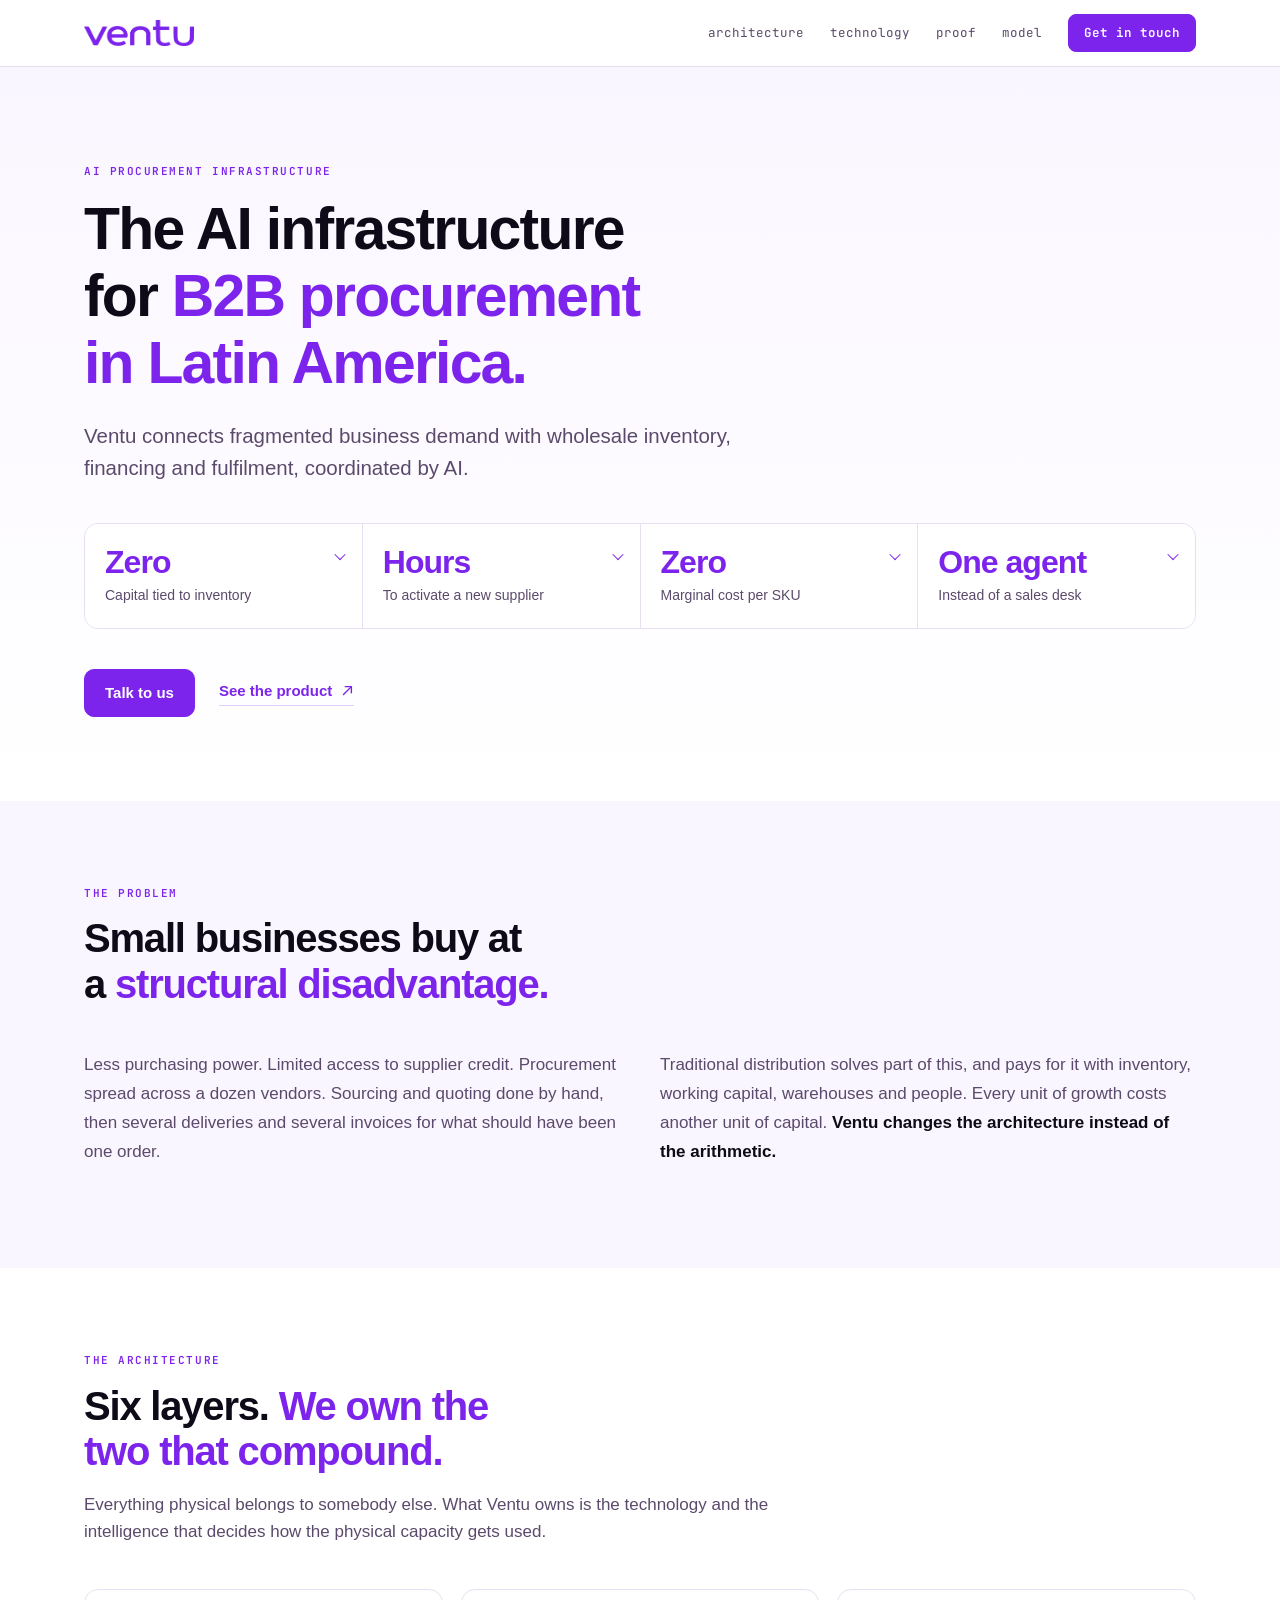
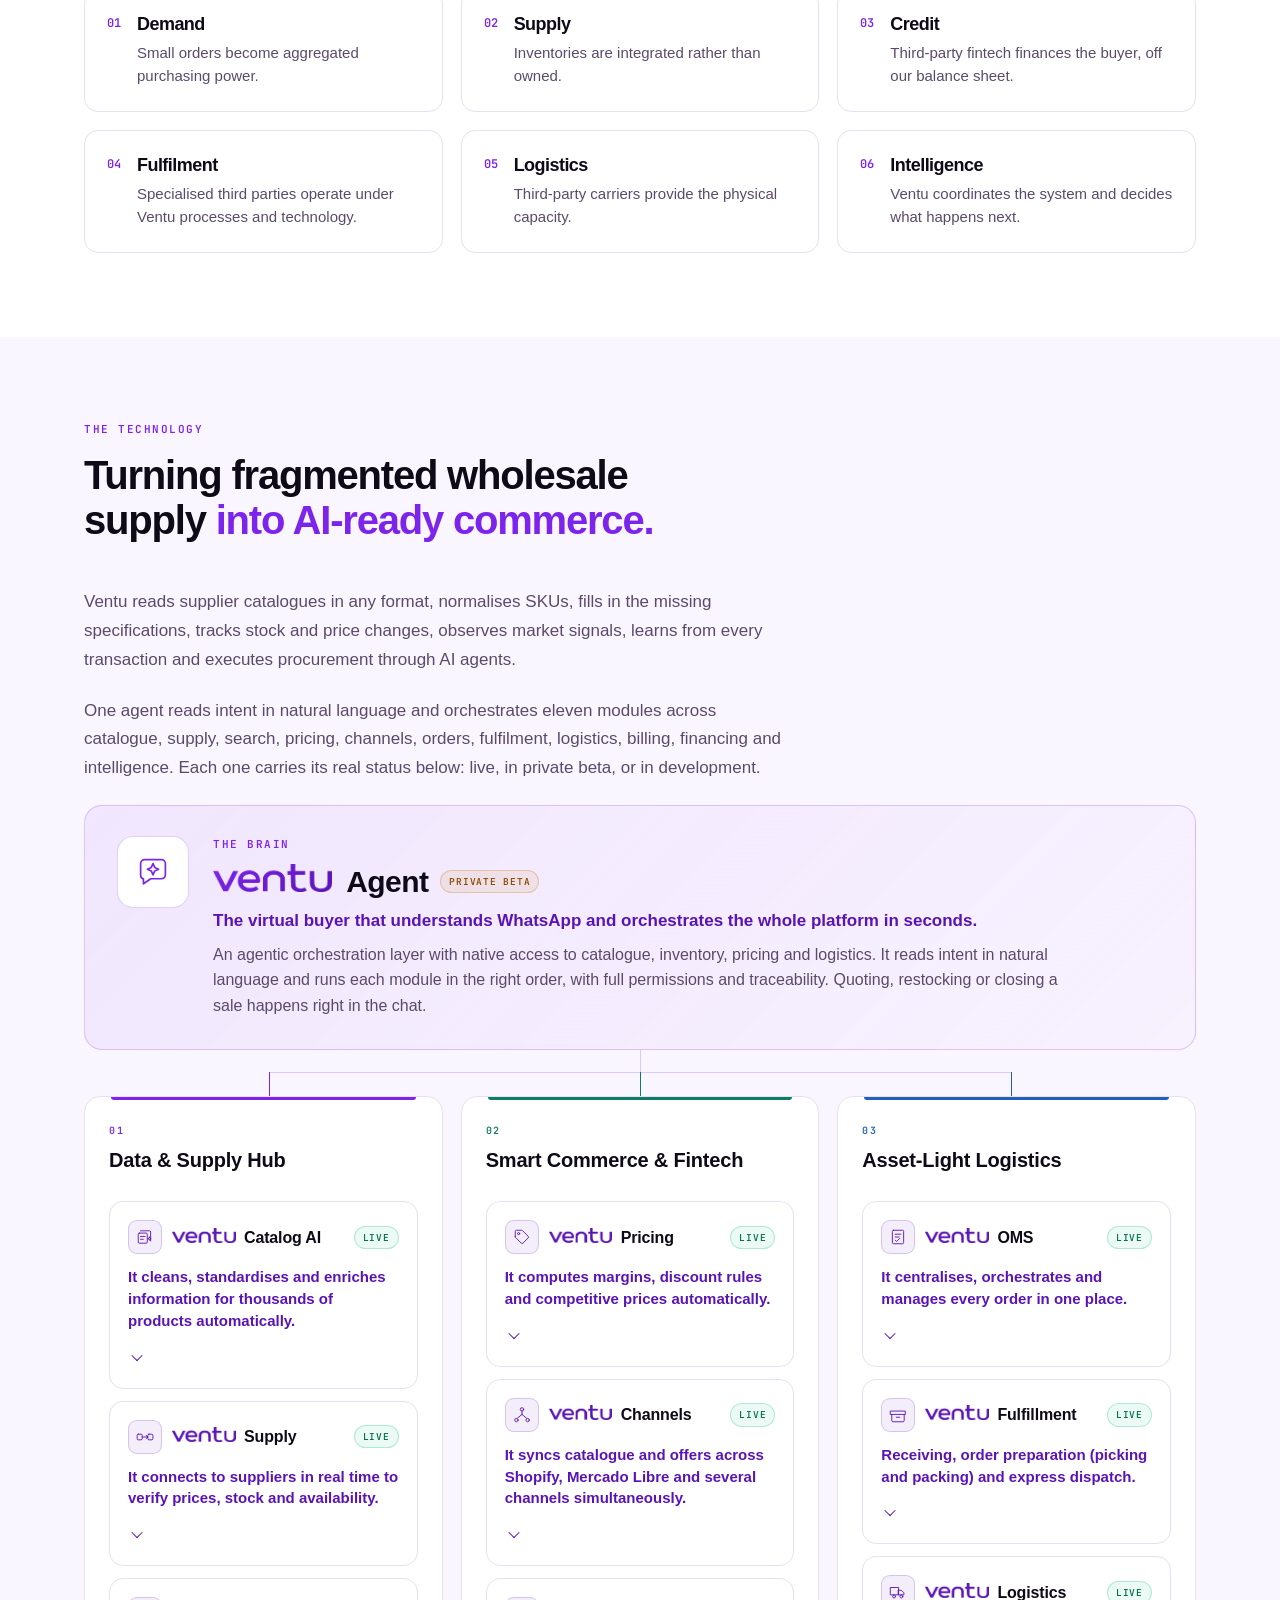
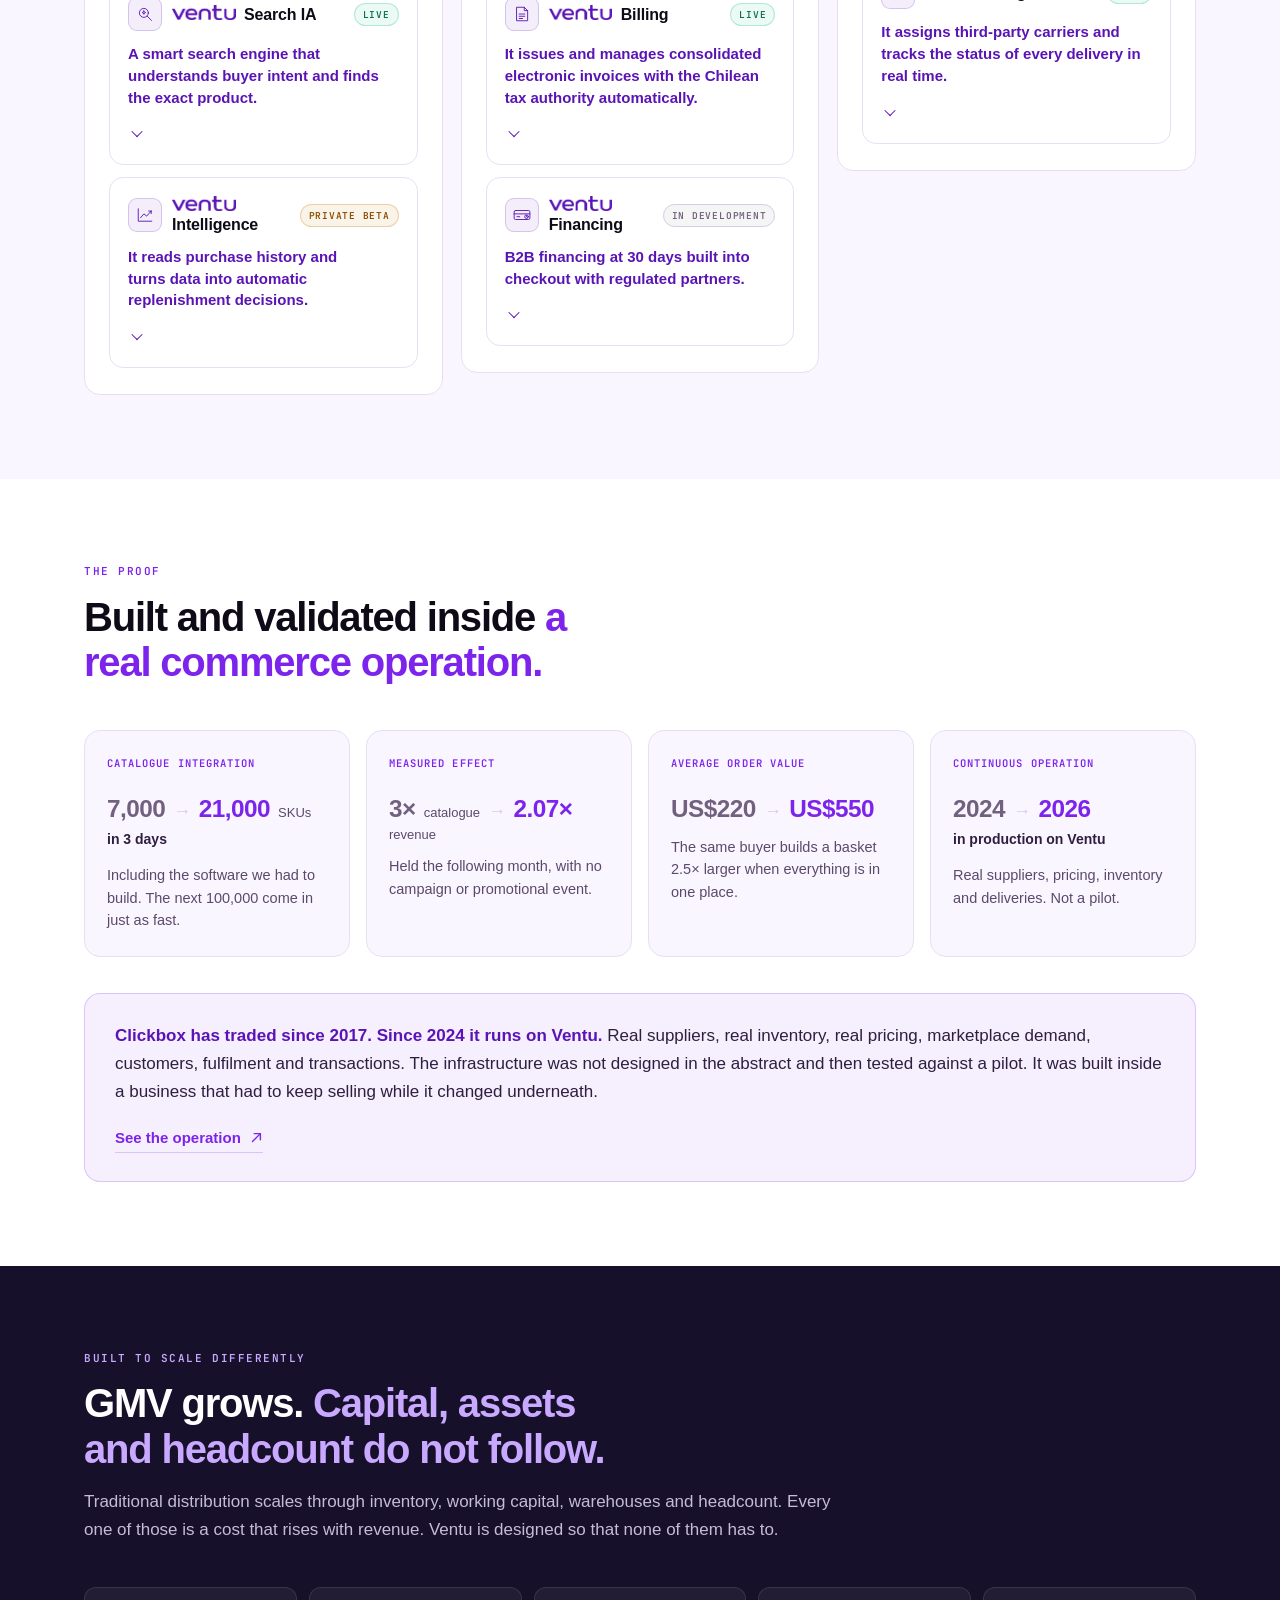
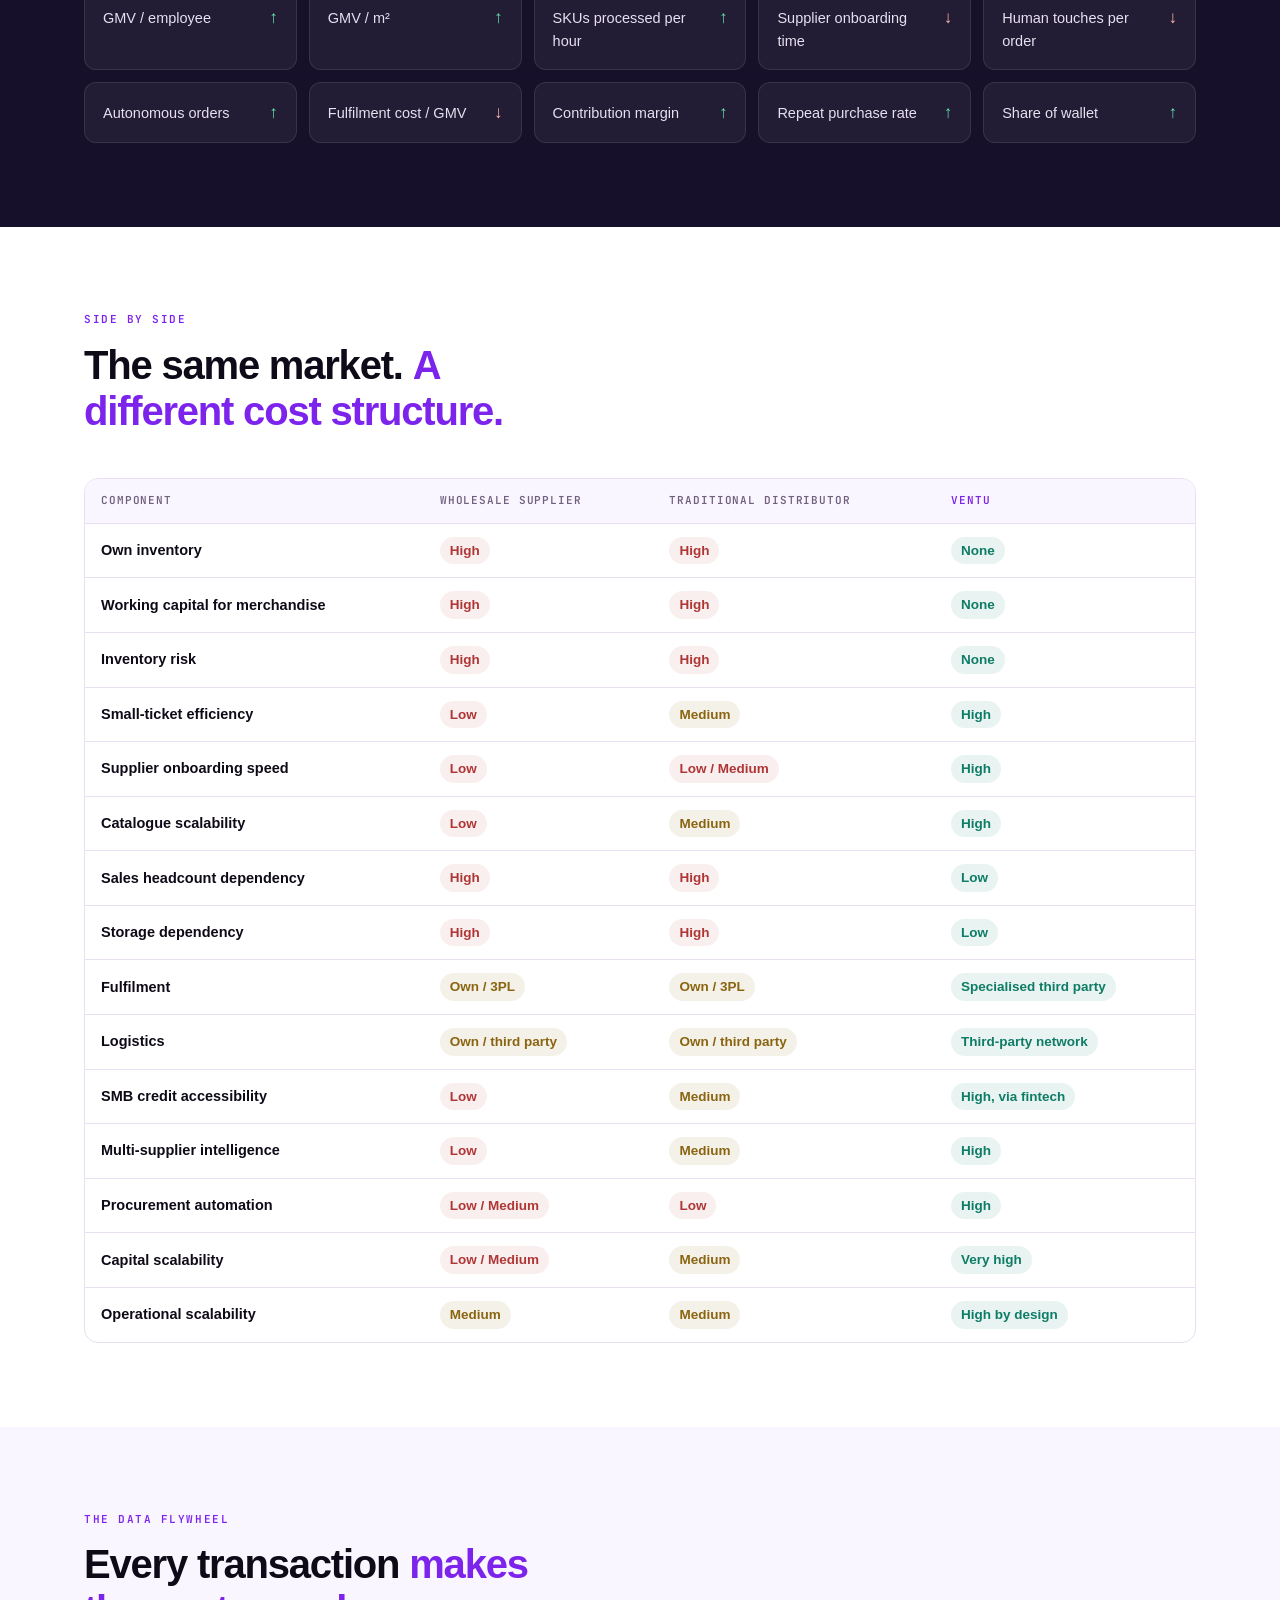
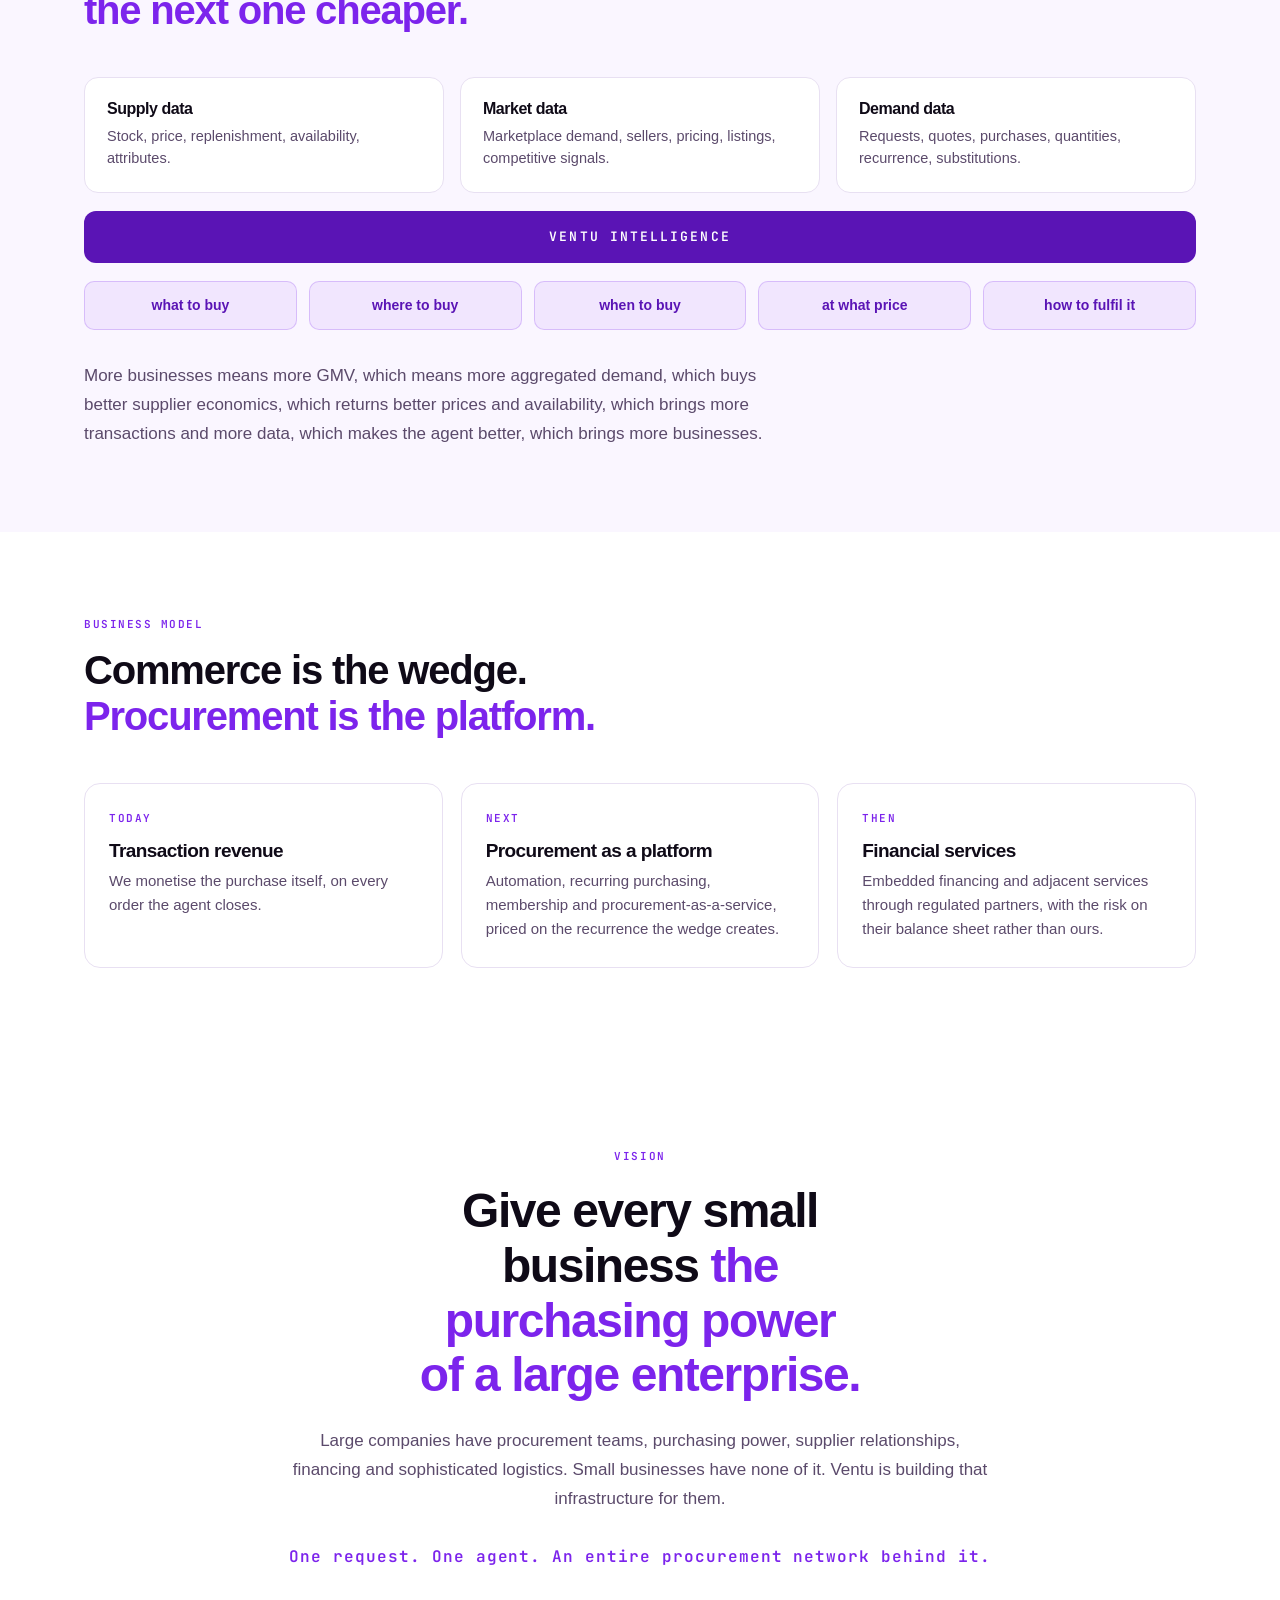
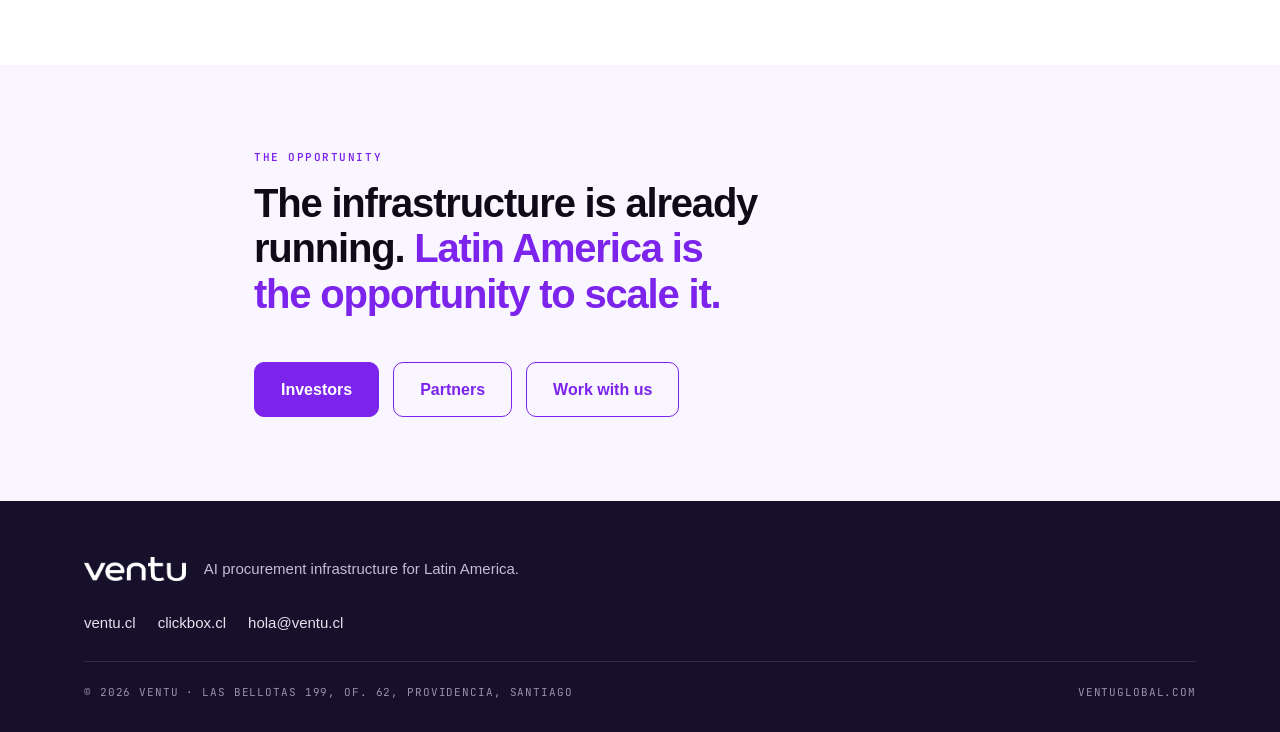
<file: global/index.html>
<!DOCTYPE html>
<html lang="en">
<head>
<meta charset="UTF-8">
<meta name="viewport" content="width=device-width, initial-scale=1.0">
<title>Ventu · AI procurement infrastructure for Latin America</title>
<meta name="description" content="Ventu connects fragmented business demand with wholesale inventory, financing and fulfilment, coordinated by AI. Zero inventory owned, zero working capital for merchandise.">
<meta name="robots" content="index, follow">
<meta property="og:title" content="Ventu · AI procurement infrastructure for Latin America">
<meta property="og:description" content="Ventu connects fragmented business demand with wholesale inventory, financing and fulfilment, coordinated by AI.">
<meta property="og:type" content="website">
<meta property="og:url" content="https://ventuglobal.com/">

<link href="https://api.fontshare.com/v2/css?f[]=satoshi@300,400,500,600,700,900&display=swap" rel="stylesheet">
<link rel="preconnect" href="https://fonts.googleapis.com">
<link rel="preconnect" href="https://fonts.gstatic.com" crossorigin>
<link href="https://fonts.googleapis.com/css2?family=JetBrains+Mono:wght@400;500;600&display=swap" rel="stylesheet">
<link rel="stylesheet" href="styles.css">
</head>
<body>

<nav class="nav">
  <div class="nav-in">
    <a href="/" class="brand" aria-label="Ventu"><img src="ventu-logo.png" alt="Ventu" class="brand-img"></a>
    <div class="nav-links">
      <a href="#architecture">architecture</a>
      <a href="#technology">technology</a>
      <a href="#proof">proof</a>
      <a href="#model">model</a>
      <a href="#contact" class="btn btn-sm" data-contact="investor">Get in touch</a>
    </div>
  </div>
</nav>

<header class="hero">
  <div class="wrap">
    <div class="eyebrow">AI PROCUREMENT INFRASTRUCTURE</div>
    <h1>The AI infrastructure for <em>B2B procurement in Latin America.</em></h1>
    <p class="lead">
      Ventu connects fragmented business demand with wholesale inventory, financing
      and fulfilment, coordinated by AI.
    </p>

    <!-- The four 10x advantages. The tile states where Ventu lands; the
         baseline it beats opens on click, because a 10x only exists as a
         distance and the hero has no room to argue it four times over. -->
    <ul class="thesis">
      <li class="thesis-item">
        <button class="thesis-btn" type="button" aria-expanded="false">
          <span class="thesis-v">Zero</span>
          <span class="thesis-k">Capital tied to inventory</span>
          <span class="thesis-chev" aria-hidden="true"></span>
          <span class="sr-only">Show how this compares</span>
        </button>
        <div class="thesis-panel">
          <div class="thesis-panel-in">
            <div class="thesis-panel-body">
              <div class="thesis-cat">CAPITAL EFFICIENCY</div>
              <p class="thesis-old"><span class="thesis-tag">TRADITIONAL</span><s>Inventory and working capital grow with sales</s></p>
              <p class="thesis-why">GMV grows without immobilising capital proportionally.</p>
            </div>
          </div>
        </div>
      </li>
      <li class="thesis-item">
        <button class="thesis-btn" type="button" aria-expanded="false">
          <span class="thesis-v">Hours</span>
          <span class="thesis-k">To activate a new supplier</span>
          <span class="thesis-chev" aria-hidden="true"></span>
          <span class="sr-only">Show how this compares</span>
        </button>
        <div class="thesis-panel">
          <div class="thesis-panel-in">
            <div class="thesis-panel-body">
              <div class="thesis-cat">SUPPLIER ONBOARDING SPEED</div>
              <p class="thesis-old"><span class="thesis-tag">TRADITIONAL</span><s>Weeks or months to integrate, classify and commercialise a supplier</s></p>
              <p class="thesis-why">New supply can be activated dramatically faster.</p>
            </div>
          </div>
        </div>
      </li>
      <li class="thesis-item">
        <button class="thesis-btn" type="button" aria-expanded="false">
          <span class="thesis-v">Zero</span>
          <span class="thesis-k">Marginal cost per SKU</span>
          <span class="thesis-chev" aria-hidden="true"></span>
          <span class="sr-only">Show how this compares</span>
        </button>
        <div class="thesis-panel">
          <div class="thesis-panel-in">
            <div class="thesis-panel-body">
              <div class="thesis-cat">CATALOGUE SCALABILITY</div>
              <p class="thesis-old"><span class="thesis-tag">TRADITIONAL</span><s>More SKUs create more operational complexity, inventory and people</s></p>
              <p class="thesis-why">Software reads, normalises and operates massive multi-supplier catalogues, so assortment expands without an operational cost curve.</p>
            </div>
          </div>
        </div>
      </li>
      <li class="thesis-item">
        <button class="thesis-btn" type="button" aria-expanded="false">
          <span class="thesis-v">One agent</span>
          <span class="thesis-k">Instead of a sales desk</span>
          <span class="thesis-chev" aria-hidden="true"></span>
          <span class="sr-only">Show how this compares</span>
        </button>
        <div class="thesis-panel">
          <div class="thesis-panel-in">
            <div class="thesis-panel-body">
              <div class="thesis-cat">PROCUREMENT AUTOMATION</div>
              <p class="thesis-old"><span class="thesis-tag">TRADITIONAL</span><s>Salespeople manually quote, check stock, source alternatives and coordinate orders</s></p>
              <p class="thesis-why">One system handles work traditionally performed by many people.</p>
            </div>
          </div>
        </div>
      </li>
    </ul>

    <div class="hero-cta">
      <a href="#contact" class="btn" data-contact="investor">Talk to us</a>
      <a href="https://ventu.cl" class="link-out" target="_blank" rel="noopener">See the product
        <svg viewBox="0 0 16 16" fill="none" stroke="currentColor" stroke-width="1.6" stroke-linecap="round" stroke-linejoin="round" aria-hidden="true"><path d="M6 3h7v7"/><path d="M13 3L4 12"/></svg>
      </a>
    </div>
  </div>
</header>

<section class="sec sec-alt" id="problem">
  <div class="wrap">
    <div class="sec-head">
      <div class="eyebrow">THE PROBLEM</div>
      <h2>Small businesses buy at a <em>structural disadvantage.</em></h2>
    </div>
    <div class="two-col">
      <p class="body-lg">
        Less purchasing power. Limited access to supplier credit. Procurement spread across
        a dozen vendors. Sourcing and quoting done by hand, then several deliveries and
        several invoices for what should have been one order.
      </p>
      <p class="body-lg">
        Traditional distribution solves part of this, and pays for it with inventory,
        working capital, warehouses and people. Every unit of growth costs another unit of
        capital. <strong>Ventu changes the architecture instead of the arithmetic.</strong>
      </p>
    </div>
  </div>
</section>

<section class="sec" id="architecture">
  <div class="wrap">
    <div class="sec-head">
      <div class="eyebrow">THE ARCHITECTURE</div>
      <h2>Six layers. <em>We own the two that compound.</em></h2>
      <p class="sec-sub">
        Everything physical belongs to somebody else. What Ventu owns is the technology
        and the intelligence that decides how the physical capacity gets used.
      </p>
    </div>
    <ol class="layers">
        <li class="layer">
          <span class="layer-n">01</span>
          <div>
            <h3>Demand</h3>
            <p>Small orders become aggregated purchasing power.</p>
          </div>
        </li>
        <li class="layer">
          <span class="layer-n">02</span>
          <div>
            <h3>Supply</h3>
            <p>Inventories are integrated rather than owned.</p>
          </div>
        </li>
        <li class="layer">
          <span class="layer-n">03</span>
          <div>
            <h3>Credit</h3>
            <p>Third-party fintech finances the buyer, off our balance sheet.</p>
          </div>
        </li>
        <li class="layer">
          <span class="layer-n">04</span>
          <div>
            <h3>Fulfilment</h3>
            <p>Specialised third parties operate under Ventu processes and technology.</p>
          </div>
        </li>
        <li class="layer">
          <span class="layer-n">05</span>
          <div>
            <h3>Logistics</h3>
            <p>Third-party carriers provide the physical capacity.</p>
          </div>
        </li>
        <li class="layer">
          <span class="layer-n">06</span>
          <div>
            <h3>Intelligence</h3>
            <p>Ventu coordinates the system and decides what happens next.</p>
          </div>
        </li>
    </ol>
  </div>
</section>

<section class="sec sec-alt" id="technology">
  <div class="wrap">
    <div class="sec-head">
      <div class="eyebrow">THE TECHNOLOGY</div>
      <h2>Turning fragmented wholesale supply <em>into AI-ready commerce.</em></h2>
    </div>
    <p class="body-lg wide">
      Ventu reads supplier catalogues in any format, normalises SKUs, fills in the missing
      specifications, tracks stock and price changes, observes market signals, learns from
      every transaction and executes procurement through AI agents.
    </p>
    <p class="body-lg wide">
      One agent reads intent in natural language and orchestrates eleven modules across
      catalogue, supply, search, pricing, channels, orders, fulfilment, logistics, billing,
      financing and intelligence. Each one carries its real status below: live, in private
      beta, or in development.
    </p>

    <div class="stk">

        <article class="stk-core">
          <div class="stk-core-top">
            <div class="stk-core-mark">
              <svg viewBox="0 0 32 32" fill="none" stroke="currentColor" stroke-width="1.5" stroke-linecap="round" stroke-linejoin="round" aria-hidden="true"><path d="M5 8.5A3.5 3.5 0 0 1 8.5 5h15A3.5 3.5 0 0 1 27 8.5v10a3.5 3.5 0 0 1-3.5 3.5H14l-6.5 4.5V22h-.5A3.5 3.5 0 0 1 5 18.5z"/><path d="M16 8.5l1.55 3.45L21 13.5l-3.45 1.55L16 18.5l-1.55-3.45L11 13.5l3.45-1.55z"/></svg>
            </div>
            <div class="stk-core-body">
              <div class="stk-kicker">THE BRAIN</div>
              <div class="stk-core-line">
                <h3 class="stk-core-title"><span class="ventu-mark" role="img" aria-label="Ventu"></span> Agent</h3>
                <span class="stk-tag stk-tag--beta">Private beta</span>
              </div>
              <p class="stk-benefit">The virtual buyer that understands WhatsApp and orchestrates the whole platform in seconds.</p>
              <p class="stk-desc">An agentic orchestration layer with native access to catalogue, inventory, pricing and logistics. It reads intent in natural language and runs each module in the right order, with full permissions and traceability. Quoting, restocking or closing a sale happens right in the chat.</p>
            </div>
          </div>
        </article>

        <div class="stk-branch" aria-hidden="true">
          <span class="stk-branch-stem"></span>
          <span class="stk-branch-bar"></span>
          <span class="stk-branch-drop"></span>
          <span class="stk-branch-drop"></span>
          <span class="stk-branch-drop"></span>
        </div>

        <div class="stk-engines">
          <div class="stk-engine stk-engine--1">
            <div class="stk-engine-head">
              <div class="stk-num">01</div>
              <h3 class="stk-title">Data &amp; Supply Hub</h3>
            </div>
            <div class="stk-modlist">
              <article class="stk-modcard">
                <div class="stk-modcard-head">
                  <div class="stk-modcard-ic">
                    <svg viewBox="0 0 32 32" fill="none" stroke="currentColor" stroke-width="1.6" stroke-linecap="round" stroke-linejoin="round" aria-hidden="true"><rect x="4" y="9" width="16" height="18" rx="2"/><path d="M8 5h16a2 2 0 0 1 2 2v16"/><path d="M8 15h8M8 20h5"/><path d="M24 16l.9 2.1 2.1.9-2.1.9-.9 2.1-.9-2.1-2.1-.9 2.1-.9z"/></svg>
                  </div>
                  <h4 class="stk-modcard-name"><span class="ventu-mark" role="img" aria-label="Ventu"></span> Catalog AI</h4>
                  <span class="stk-tag stk-tag--live">Live</span>
                </div>
                <p class="stk-modcard-benefit">It cleans, standardises and enriches information for thousands of products automatically.</p>
                <button class="stk-modcard-more" type="button" aria-expanded="false">
                  <span class="sr-only">Show technical detail</span>
                  <span class="stk-chev" aria-hidden="true"></span>
                </button>
                <div class="stk-modcard-panel">
                  <div class="stk-modcard-panel-in">
                    <p class="stk-modcard-tech">A PIM that reads spreadsheets, PDFs, feeds and APIs, maps attributes onto a canonical per-category schema, deduplicates by part number and fills the gaps with language models. Weeks of manual clean-up become minutes.</p>
                  </div>
                </div>
              </article>
              <article class="stk-modcard">
                <div class="stk-modcard-head">
                  <div class="stk-modcard-ic">
                    <svg viewBox="0 0 32 32" fill="none" stroke="currentColor" stroke-width="1.6" stroke-linecap="round" stroke-linejoin="round" aria-hidden="true"><rect x="2" y="11" width="9" height="10" rx="2"/><rect x="21" y="11" width="9" height="10" rx="2"/><path d="M11 16h10"/><path d="M18 13l3 3-3 3"/></svg>
                  </div>
                  <h4 class="stk-modcard-name"><span class="ventu-mark" role="img" aria-label="Ventu"></span> Supply</h4>
                  <span class="stk-tag stk-tag--live">Live</span>
                </div>
                <p class="stk-modcard-benefit">It connects to suppliers in real time to verify prices, stock and availability.</p>
                <button class="stk-modcard-more" type="button" aria-expanded="false">
                  <span class="sr-only">Show technical detail</span>
                  <span class="stk-chev" aria-hidden="true"></span>
                </button>
                <div class="stk-modcard-panel">
                  <div class="stk-modcard-panel-in">
                    <p class="stk-modcard-tech">Integration over API, file or EDI that normalises every supplier into a single availability model and resolves SKU mapping. Pricing and OMS then decide on real cost and lead time, not on a stale spreadsheet.</p>
                  </div>
                </div>
              </article>
              <article class="stk-modcard">
                <div class="stk-modcard-head">
                  <div class="stk-modcard-ic">
                    <svg viewBox="0 0 32 32" fill="none" stroke="currentColor" stroke-width="1.6" stroke-linecap="round" stroke-linejoin="round" aria-hidden="true"><circle cx="14" cy="14" r="8"/><path d="M20 20l7.5 7.5"/><path d="M14 10.4l.9 2.2 2.2.9-2.2.9-.9 2.2-.9-2.2-2.2-.9 2.2-.9z"/></svg>
                  </div>
                  <h4 class="stk-modcard-name"><span class="ventu-mark" role="img" aria-label="Ventu"></span> Search IA</h4>
                  <span class="stk-tag stk-tag--live">Live</span>
                </div>
                <p class="stk-modcard-benefit">A smart search engine that understands buyer intent and finds the exact product.</p>
                <button class="stk-modcard-more" type="button" aria-expanded="false">
                  <span class="sr-only">Show technical detail</span>
                  <span class="stk-chev" aria-hidden="true"></span>
                </button>
                <div class="stk-modcard-panel">
                  <div class="stk-modcard-panel-in">
                    <p class="stk-modcard-tech">A hybrid engine of lexical search combined with semantic embeddings and reranking. It handles part numbers, equivalents, technical synonyms and typos. Indexable and SEO-ready, so it also captures organic demand.</p>
                  </div>
                </div>
              </article>
              <article class="stk-modcard">
                <div class="stk-modcard-head">
                  <div class="stk-modcard-ic">
                    <svg viewBox="0 0 32 32" fill="none" stroke="currentColor" stroke-width="1.6" stroke-linecap="round" stroke-linejoin="round" aria-hidden="true"><path d="M4 5v22h24"/><path d="M8 21l6-7 5 4 8-9"/><path d="M27 9h-4.5M27 9v4.5"/></svg>
                  </div>
                  <h4 class="stk-modcard-name"><span class="ventu-mark" role="img" aria-label="Ventu"></span> Intelligence</h4>
                  <span class="stk-tag stk-tag--beta">Private beta</span>
                </div>
                <p class="stk-modcard-benefit">It reads purchase history and turns data into automatic replenishment decisions.</p>
                <button class="stk-modcard-more" type="button" aria-expanded="false">
                  <span class="sr-only">Show technical detail</span>
                  <span class="stk-chev" aria-hidden="true"></span>
                </button>
                <div class="stk-modcard-panel">
                  <div class="stk-modcard-panel-in">
                    <p class="stk-modcard-tech">An analytics layer over the stack's events that forecasts demand and computes reorder point and quantity per SKU, factoring in each supplier's lead time and actual performance. It delivers suggested purchase orders, not a dashboard.</p>
                  </div>
                </div>
              </article>
            </div>
          </div>
          <div class="stk-engine stk-engine--2">
            <div class="stk-engine-head">
              <div class="stk-num">02</div>
              <h3 class="stk-title">Smart Commerce &amp; Fintech</h3>
            </div>
            <div class="stk-modlist">
              <article class="stk-modcard">
                <div class="stk-modcard-head">
                  <div class="stk-modcard-ic">
                    <svg viewBox="0 0 32 32" fill="none" stroke="currentColor" stroke-width="1.6" stroke-linecap="round" stroke-linejoin="round" aria-hidden="true"><path d="M4 15.4V6a2 2 0 0 1 2-2h9.4a2 2 0 0 1 1.4.6l10.2 10.2a2 2 0 0 1 0 2.8l-9.4 9.4a2 2 0 0 1-2.8 0L4.6 16.8A2 2 0 0 1 4 15.4z"/><circle cx="10" cy="10" r="1.9"/></svg>
                  </div>
                  <h4 class="stk-modcard-name"><span class="ventu-mark" role="img" aria-label="Ventu"></span> Pricing</h4>
                  <span class="stk-tag stk-tag--live">Live</span>
                </div>
                <p class="stk-modcard-benefit">It computes margins, discount rules and competitive prices automatically.</p>
                <button class="stk-modcard-more" type="button" aria-expanded="false">
                  <span class="sr-only">Show technical detail</span>
                  <span class="stk-chev" aria-hidden="true"></span>
                </button>
                <div class="stk-modcard-panel">
                  <div class="stk-modcard-panel-in">
                    <p class="stk-modcard-tech">A rules engine that resolves price at query time by customer, volume and channel, with margin floors, repricing inside defined bands and alerts below target margin. Every change stays auditable.</p>
                  </div>
                </div>
              </article>
              <article class="stk-modcard">
                <div class="stk-modcard-head">
                  <div class="stk-modcard-ic">
                    <svg viewBox="0 0 32 32" fill="none" stroke="currentColor" stroke-width="1.6" stroke-linecap="round" stroke-linejoin="round" aria-hidden="true"><circle cx="16" cy="6" r="3"/><circle cx="6" cy="25" r="3"/><circle cx="26" cy="25" r="3"/><path d="M16 9v6M16 15L8 21.5M16 15l8 6.5"/></svg>
                  </div>
                  <h4 class="stk-modcard-name"><span class="ventu-mark" role="img" aria-label="Ventu"></span> Channels</h4>
                  <span class="stk-tag stk-tag--live">Live</span>
                </div>
                <p class="stk-modcard-benefit">It syncs catalogue and offers across Shopify, Mercado Libre and several channels simultaneously.</p>
                <button class="stk-modcard-more" type="button" aria-expanded="false">
                  <span class="sr-only">Show technical detail</span>
                  <span class="stk-chev" aria-hidden="true"></span>
                </button>
                <div class="stk-modcard-panel">
                  <div class="stk-modcard-panel-in">
                    <p class="stk-modcard-tech">Native connectors with two-way sync of catalogue, price, stock and orders, each channel carrying its own mapping and pricing policy from a single source of truth. Stock is reserved centrally, so nothing oversells.</p>
                  </div>
                </div>
              </article>
              <article class="stk-modcard">
                <div class="stk-modcard-head">
                  <div class="stk-modcard-ic">
                    <svg viewBox="0 0 32 32" fill="none" stroke="currentColor" stroke-width="1.6" stroke-linecap="round" stroke-linejoin="round" aria-hidden="true"><path d="M7 4h13l6 6v18H7z"/><path d="M20 4v6h6"/><path d="M11 16h10M11 20h10M11 24h6"/></svg>
                  </div>
                  <h4 class="stk-modcard-name"><span class="ventu-mark" role="img" aria-label="Ventu"></span> Billing</h4>
                  <span class="stk-tag stk-tag--live">Live</span>
                </div>
                <p class="stk-modcard-benefit">It issues and manages consolidated electronic invoices with the Chilean tax authority automatically.</p>
                <button class="stk-modcard-more" type="button" aria-expanded="false">
                  <span class="sr-only">Show technical detail</span>
                  <span class="stk-chev" aria-hidden="true"></span>
                </button>
                <div class="stk-modcard-panel">
                  <div class="stk-modcard-panel-in">
                    <p class="stk-modcard-tech">Electronic tax document issuance integrated with Chile's SII (invoice, dispatch note, credit notes) triggered by the sale or dispatch event, with folio numbers, digital signature and acknowledgements. It consolidates several dispatches into one document and reconciles against the order in OMS.</p>
                  </div>
                </div>
              </article>
              <article class="stk-modcard">
                <div class="stk-modcard-head">
                  <div class="stk-modcard-ic">
                    <svg viewBox="0 0 32 32" fill="none" stroke="currentColor" stroke-width="1.6" stroke-linecap="round" stroke-linejoin="round" aria-hidden="true"><rect x="2" y="8" width="28" height="16" rx="2.5"/><path d="M2 14h28"/><path d="M7 19h5"/><circle cx="24" cy="19" r="3.2"/><path d="M24 17.2V19l1.3 1"/></svg>
                  </div>
                  <h4 class="stk-modcard-name"><span class="ventu-mark" role="img" aria-label="Ventu"></span> Financing</h4>
                  <span class="stk-tag stk-tag--soon">In development</span>
                </div>
                <p class="stk-modcard-benefit">B2B financing at 30 days built into checkout with regulated partners.</p>
                <button class="stk-modcard-more" type="button" aria-expanded="false">
                  <span class="sr-only">Show technical detail</span>
                  <span class="stk-chev" aria-hidden="true"></span>
                </button>
                <div class="stk-modcard-panel">
                  <div class="stk-modcard-panel-in">
                    <p class="stk-modcard-tech">Credit assessment online during the purchase flow, without redirecting the buyer out of checkout. The order only proceeds once approved. The financing partner carries the credit risk while the operation settles in cash.</p>
                  </div>
                </div>
              </article>
            </div>
          </div>
          <div class="stk-engine stk-engine--3">
            <div class="stk-engine-head">
              <div class="stk-num">03</div>
              <h3 class="stk-title">Asset-Light Logistics</h3>
            </div>
            <div class="stk-modlist">
              <article class="stk-modcard">
                <div class="stk-modcard-head">
                  <div class="stk-modcard-ic">
                    <svg viewBox="0 0 32 32" fill="none" stroke="currentColor" stroke-width="1.6" stroke-linecap="round" stroke-linejoin="round" aria-hidden="true"><rect x="6" y="4" width="20" height="24" rx="2"/><path d="M11 11h10M11 16h7"/><path d="M11 21.5l2.5 2.5L19 18.5"/></svg>
                  </div>
                  <h4 class="stk-modcard-name"><span class="ventu-mark" role="img" aria-label="Ventu"></span> OMS</h4>
                  <span class="stk-tag stk-tag--live">Live</span>
                </div>
                <p class="stk-modcard-benefit">It centralises, orchestrates and manages every order in one place.</p>
                <button class="stk-modcard-more" type="button" aria-expanded="false">
                  <span class="sr-only">Show technical detail</span>
                  <span class="stk-chev" aria-hidden="true"></span>
                </button>
                <div class="stk-modcard-panel">
                  <div class="stk-modcard-panel-in">
                    <p class="stk-modcard-tech">It normalises orders from any origin into a single model with a unified state machine. It routes by rules to the warehouse, store or dropship supplier that best resolves each item, handling splits, backorders and reassignment on stockout.</p>
                  </div>
                </div>
              </article>
              <article class="stk-modcard">
                <div class="stk-modcard-head">
                  <div class="stk-modcard-ic">
                    <svg viewBox="0 0 32 32" fill="none" stroke="currentColor" stroke-width="1.6" stroke-linecap="round" stroke-linejoin="round" aria-hidden="true"><path d="M3 9h26v6H3z"/><path d="M5 15v11a2 2 0 0 0 2 2h18a2 2 0 0 0 2-2V15"/><path d="M13 20h6"/></svg>
                  </div>
                  <h4 class="stk-modcard-name"><span class="ventu-mark" role="img" aria-label="Ventu"></span> Fulfillment</h4>
                  <span class="stk-tag stk-tag--live">Live</span>
                </div>
                <p class="stk-modcard-benefit">Receiving, order preparation (picking and packing) and express dispatch.</p>
                <button class="stk-modcard-more" type="button" aria-expanded="false">
                  <span class="sr-only">Show technical detail</span>
                  <span class="stk-chev" aria-hidden="true"></span>
                </button>
                <div class="stk-modcard-panel">
                  <div class="stk-modcard-panel-in">
                    <p class="stk-modcard-tech">A WMS that validates receipts against the purchase order, wave-guided picking, scan-verified packing and manifest-based dispatch from mobile devices. It records traceability by operator, and courier cut-off times drive the wave so same-day dispatch is met.</p>
                  </div>
                </div>
              </article>
              <article class="stk-modcard">
                <div class="stk-modcard-head">
                  <div class="stk-modcard-ic">
                    <svg viewBox="0 0 32 32" fill="none" stroke="currentColor" stroke-width="1.6" stroke-linecap="round" stroke-linejoin="round" aria-hidden="true"><path d="M3 8h14v13H3z"/><path d="M17 13h5l4.5 4.5V21H17z"/><circle cx="9" cy="24" r="2.6"/><circle cx="22" cy="24" r="2.6"/></svg>
                  </div>
                  <h4 class="stk-modcard-name"><span class="ventu-mark" role="img" aria-label="Ventu"></span> Logistics</h4>
                  <span class="stk-tag stk-tag--live">Live</span>
                </div>
                <p class="stk-modcard-benefit">It assigns third-party carriers and tracks the status of every delivery in real time.</p>
                <button class="stk-modcard-more" type="button" aria-expanded="false">
                  <span class="sr-only">Show technical detail</span>
                  <span class="stk-chev" aria-hidden="true"></span>
                </button>
                <div class="stk-modcard-panel">
                  <div class="stk-modcard-panel-in">
                    <p class="stk-modcard-tech">A multi-carrier layer that assigns by destination, weight, cost and delivery promise, generates labels and consolidates tracking into a single view through to proof of delivery. It records performance by carrier so rates get renegotiated with data.</p>
                  </div>
                </div>
              </article>
            </div>
          </div>
        </div>
        </div>
  </div>
</section>

<section class="sec" id="proof">
  <div class="wrap">
    <div class="sec-head">
      <div class="eyebrow">THE PROOF</div>
      <h2>Built and validated inside <em>a real commerce operation.</em></h2>
    </div>

    <div class="proof-grid">
      <article class="proof">
        <div class="proof-lab">CATALOGUE INTEGRATION</div>
        <div class="proof-fig"><span class="from">7,000</span><span class="arr" aria-hidden="true">&#8594;</span><span class="to">21,000</span><span class="unit">SKUs</span></div>
        <div class="proof-sub">in 3 days</div>
        <p>Including the software we had to build. The next 100,000 come in just as fast.</p>
      </article>
      <article class="proof">
        <div class="proof-lab">MEASURED EFFECT</div>
        <div class="proof-fig"><span class="from">3&#215;</span><span class="unit">catalogue</span><span class="arr" aria-hidden="true">&#8594;</span><span class="to">2.07&#215;</span><span class="unit">revenue</span></div>
        <p>Held the following month, with no campaign or promotional event.</p>
      </article>
      <article class="proof">
        <div class="proof-lab">AVERAGE ORDER VALUE</div>
        <div class="proof-fig"><span class="from">US$220</span><span class="arr" aria-hidden="true">&#8594;</span><span class="to">US$550</span></div>
        <p>The same buyer builds a basket 2.5&#215; larger when everything is in one place.</p>
      </article>
      <article class="proof">
        <div class="proof-lab">CONTINUOUS OPERATION</div>
        <div class="proof-fig"><span class="from">2024</span><span class="arr" aria-hidden="true">&#8594;</span><span class="to">2026</span></div>
        <div class="proof-sub">in production on Ventu</div>
        <p>Real suppliers, pricing, inventory and deliveries. Not a pilot.</p>
      </article>
    </div>

    <div class="callout">
      <p>
        <strong>Clickbox has traded since 2017. Since 2024 it runs on Ventu.</strong> Real
        suppliers, real inventory, real pricing, marketplace demand, customers, fulfilment
        and transactions. The infrastructure was not designed in the abstract and then
        tested against a pilot. It was built inside a business that had to keep selling
        while it changed underneath.
      </p>
      <a href="https://clickbox.cl" class="link-out" target="_blank" rel="noopener">See the operation
        <svg viewBox="0 0 16 16" fill="none" stroke="currentColor" stroke-width="1.6" stroke-linecap="round" stroke-linejoin="round" aria-hidden="true"><path d="M6 3h7v7"/><path d="M13 3L4 12"/></svg>
      </a>
    </div>
  </div>
</section>

<section class="sec sec-dark" id="scale">
  <div class="wrap">
    <div class="sec-head">
      <div class="eyebrow">BUILT TO SCALE DIFFERENTLY</div>
      <h2>GMV grows. <em>Capital, assets and headcount do not follow.</em></h2>
      <p class="sec-sub">
        Traditional distribution scales through inventory, working capital, warehouses and
        headcount. Every one of those is a cost that rises with revenue. Ventu is designed
        so that none of them has to.
      </p>
    </div>
    <ul class="metrics">
        <li class="metric metric--up"><span>GMV / employee</span><i aria-hidden="true">&#8593;</i><span class="sr-only">increasing</span></li>
        <li class="metric metric--up"><span>GMV / m²</span><i aria-hidden="true">&#8593;</i><span class="sr-only">increasing</span></li>
        <li class="metric metric--up"><span>SKUs processed per hour</span><i aria-hidden="true">&#8593;</i><span class="sr-only">increasing</span></li>
        <li class="metric metric--down"><span>Supplier onboarding time</span><i aria-hidden="true">&#8595;</i><span class="sr-only">decreasing</span></li>
        <li class="metric metric--down"><span>Human touches per order</span><i aria-hidden="true">&#8595;</i><span class="sr-only">decreasing</span></li>
        <li class="metric metric--up"><span>Autonomous orders</span><i aria-hidden="true">&#8593;</i><span class="sr-only">increasing</span></li>
        <li class="metric metric--down"><span>Fulfilment cost / GMV</span><i aria-hidden="true">&#8595;</i><span class="sr-only">decreasing</span></li>
        <li class="metric metric--up"><span>Contribution margin</span><i aria-hidden="true">&#8593;</i><span class="sr-only">increasing</span></li>
        <li class="metric metric--up"><span>Repeat purchase rate</span><i aria-hidden="true">&#8593;</i><span class="sr-only">increasing</span></li>
        <li class="metric metric--up"><span>Share of wallet</span><i aria-hidden="true">&#8593;</i><span class="sr-only">increasing</span></li>
    </ul>
  </div>
</section>

<section class="sec" id="sidebyside">
  <div class="wrap">
    <div class="sec-head">
      <div class="eyebrow">SIDE BY SIDE</div>
      <h2>The same market. <em>A different cost structure.</em></h2>
    </div>
    <div class="table-scroll">
      <table class="cmp">
        <caption class="sr-only">Wholesale supplier, traditional distributor and Ventu compared across fifteen structural components</caption>
        <thead>
          <tr>
            <th scope="col">Component</th>
            <th scope="col">Wholesale supplier</th>
            <th scope="col">Traditional distributor</th>
            <th scope="col" class="t-head-us">Ventu</th>
          </tr>
        </thead>
        <tbody>
          <tr><th scope="row">Own inventory</th><td class="t-bad"><span>High</span></td><td class="t-bad"><span>High</span></td><td class="t-good"><span>None</span></td></tr>
          <tr><th scope="row">Working capital for merchandise</th><td class="t-bad"><span>High</span></td><td class="t-bad"><span>High</span></td><td class="t-good"><span>None</span></td></tr>
          <tr><th scope="row">Inventory risk</th><td class="t-bad"><span>High</span></td><td class="t-bad"><span>High</span></td><td class="t-good"><span>None</span></td></tr>
          <tr><th scope="row">Small-ticket efficiency</th><td class="t-bad"><span>Low</span></td><td class="t-mid"><span>Medium</span></td><td class="t-good"><span>High</span></td></tr>
          <tr><th scope="row">Supplier onboarding speed</th><td class="t-bad"><span>Low</span></td><td class="t-bad"><span>Low / Medium</span></td><td class="t-good"><span>High</span></td></tr>
          <tr><th scope="row">Catalogue scalability</th><td class="t-bad"><span>Low</span></td><td class="t-mid"><span>Medium</span></td><td class="t-good"><span>High</span></td></tr>
          <tr><th scope="row">Sales headcount dependency</th><td class="t-bad"><span>High</span></td><td class="t-bad"><span>High</span></td><td class="t-good"><span>Low</span></td></tr>
          <tr><th scope="row">Storage dependency</th><td class="t-bad"><span>High</span></td><td class="t-bad"><span>High</span></td><td class="t-good"><span>Low</span></td></tr>
          <tr><th scope="row">Fulfilment</th><td class="t-mid"><span>Own / 3PL</span></td><td class="t-mid"><span>Own / 3PL</span></td><td class="t-good"><span>Specialised third party</span></td></tr>
          <tr><th scope="row">Logistics</th><td class="t-mid"><span>Own / third party</span></td><td class="t-mid"><span>Own / third party</span></td><td class="t-good"><span>Third-party network</span></td></tr>
          <tr><th scope="row">SMB credit accessibility</th><td class="t-bad"><span>Low</span></td><td class="t-mid"><span>Medium</span></td><td class="t-good"><span>High, via fintech</span></td></tr>
          <tr><th scope="row">Multi-supplier intelligence</th><td class="t-bad"><span>Low</span></td><td class="t-mid"><span>Medium</span></td><td class="t-good"><span>High</span></td></tr>
          <tr><th scope="row">Procurement automation</th><td class="t-bad"><span>Low / Medium</span></td><td class="t-bad"><span>Low</span></td><td class="t-good"><span>High</span></td></tr>
          <tr><th scope="row">Capital scalability</th><td class="t-bad"><span>Low / Medium</span></td><td class="t-mid"><span>Medium</span></td><td class="t-good"><span>Very high</span></td></tr>
          <tr><th scope="row">Operational scalability</th><td class="t-mid"><span>Medium</span></td><td class="t-mid"><span>Medium</span></td><td class="t-good"><span>High by design</span></td></tr>
        </tbody>
      </table>
    </div>
  </div>
</section>

<section class="sec sec-alt" id="flywheel">
  <div class="wrap">
    <div class="sec-head">
      <div class="eyebrow">THE DATA FLYWHEEL</div>
      <h2>Every transaction <em>makes the next one cheaper.</em></h2>
    </div>
    <div class="fly">
      <div class="fly-inputs">
        <div class="fly-in"><h3>Supply data</h3><p>Stock, price, replenishment, availability, attributes.</p></div>
        <div class="fly-in"><h3>Market data</h3><p>Marketplace demand, sellers, pricing, listings, competitive signals.</p></div>
        <div class="fly-in"><h3>Demand data</h3><p>Requests, quotes, purchases, quantities, recurrence, substitutions.</p></div>
      </div>
      <div class="fly-core">VENTU INTELLIGENCE</div>
      <ol class="fly-out">
        <li>what to buy</li><li>where to buy</li><li>when to buy</li>
        <li>at what price</li><li>how to fulfil it</li>
      </ol>
    </div>
    <p class="body-lg wide">
      More businesses means more GMV, which means more aggregated demand, which buys better
      supplier economics, which returns better prices and availability, which brings more
      transactions and more data, which makes the agent better, which brings more businesses.
    </p>
  </div>
</section>

<section class="sec" id="model">
  <div class="wrap">
    <div class="sec-head">
      <div class="eyebrow">BUSINESS MODEL</div>
      <h2>Commerce is the wedge. <em>Procurement is the platform.</em></h2>
    </div>
    <div class="stages">
      <article class="stage">
        <div class="stage-k">TODAY</div>
        <h3>Transaction revenue</h3>
        <p>We monetise the purchase itself, on every order the agent closes.</p>
      </article>
      <article class="stage">
        <div class="stage-k">NEXT</div>
        <h3>Procurement as a platform</h3>
        <p>Automation, recurring purchasing, membership and procurement-as-a-service, priced on the recurrence the wedge creates.</p>
      </article>
      <article class="stage">
        <div class="stage-k">THEN</div>
        <h3>Financial services</h3>
        <p>Embedded financing and adjacent services through regulated partners, with the risk on their balance sheet rather than ours.</p>
      </article>
    </div>
  </div>
</section>

<section class="sec sec-vision">
  <div class="wrap">
    <div class="eyebrow">VISION</div>
    <h2 class="vision-h">Give every small business <em>the purchasing power of a large enterprise.</em></h2>
    <p class="body-lg wide">
      Large companies have procurement teams, purchasing power, supplier relationships,
      financing and sophisticated logistics. Small businesses have none of it. Ventu is
      building that infrastructure for them.
    </p>
    <p class="vision-line">One request. One agent. An entire procurement network behind it.</p>
  </div>
</section>

<section class="sec sec-alt" id="contact">
  <div class="wrap narrow">
    <div class="sec-head">
      <div class="eyebrow">THE OPPORTUNITY</div>
      <h2>The infrastructure is already running. <em>Latin America is the opportunity to scale it.</em></h2>
    </div>
    <div class="contact-cta">
      <a href="#contact" class="btn btn-lg" data-contact="investor">Investors</a>
      <a href="#contact" class="btn btn-lg btn-ghost" data-contact="partner">Partners</a>
      <a href="#contact" class="btn btn-lg btn-ghost" data-contact="talent">Work with us</a>
    </div>
  </div>
</section>

<footer class="foot">
  <div class="wrap">
    <div class="foot-top">
      <a href="/" class="brand" aria-label="Ventu"><img src="ventu-logo.png" alt="Ventu" class="brand-img"></a>
      <p>AI procurement infrastructure for Latin America.</p>
    </div>
    <div class="foot-links">
      <a href="https://ventu.cl" target="_blank" rel="noopener">ventu.cl</a>
      <a href="https://clickbox.cl" target="_blank" rel="noopener">clickbox.cl</a>
      <a href="mailto:hola@ventu.cl">hola@ventu.cl</a>
    </div>
    <div class="foot-bottom">
      <span>&#169; 2026 VENTU · LAS BELLOTAS 199, OF. 62, PROVIDENCIA, SANTIAGO</span>
      <span>VENTUGLOBAL.COM</span>
    </div>
  </div>
</footer>

<script src="main.js"></script>
</body>
</html>
</file>
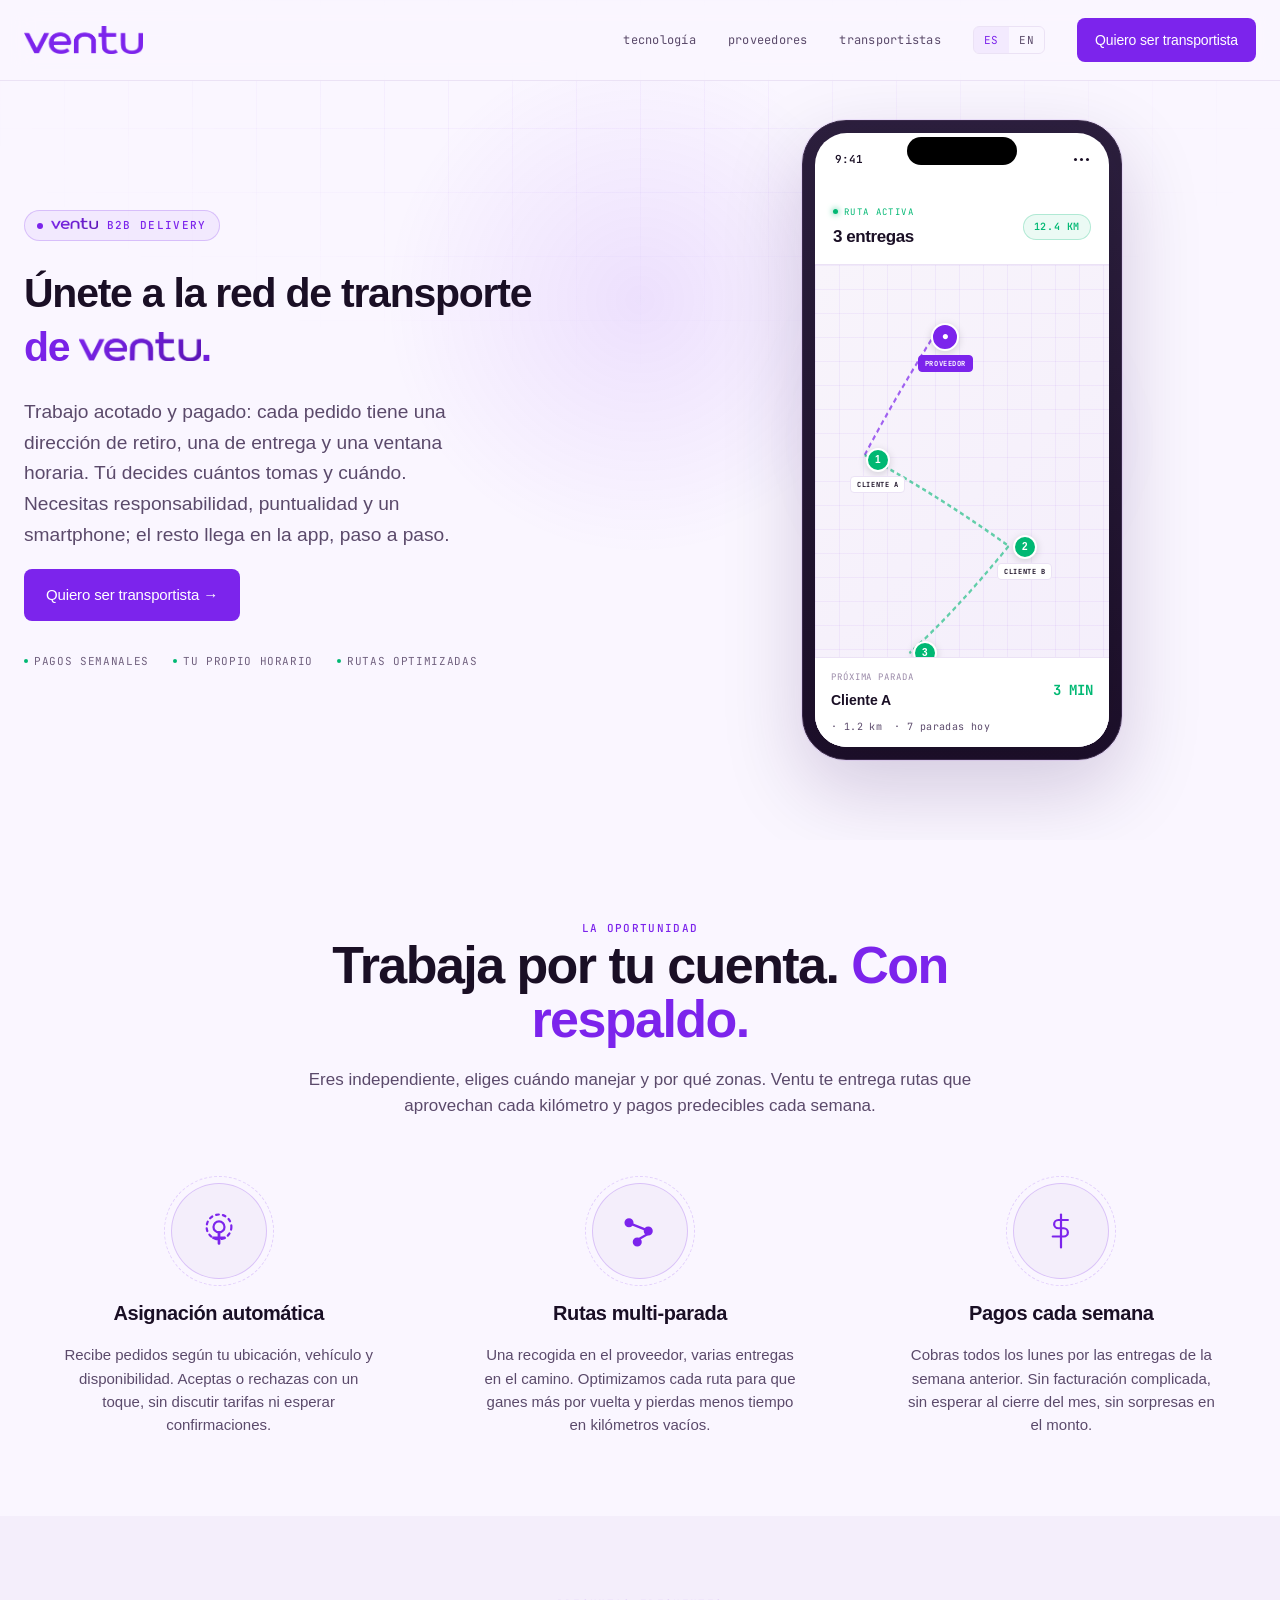
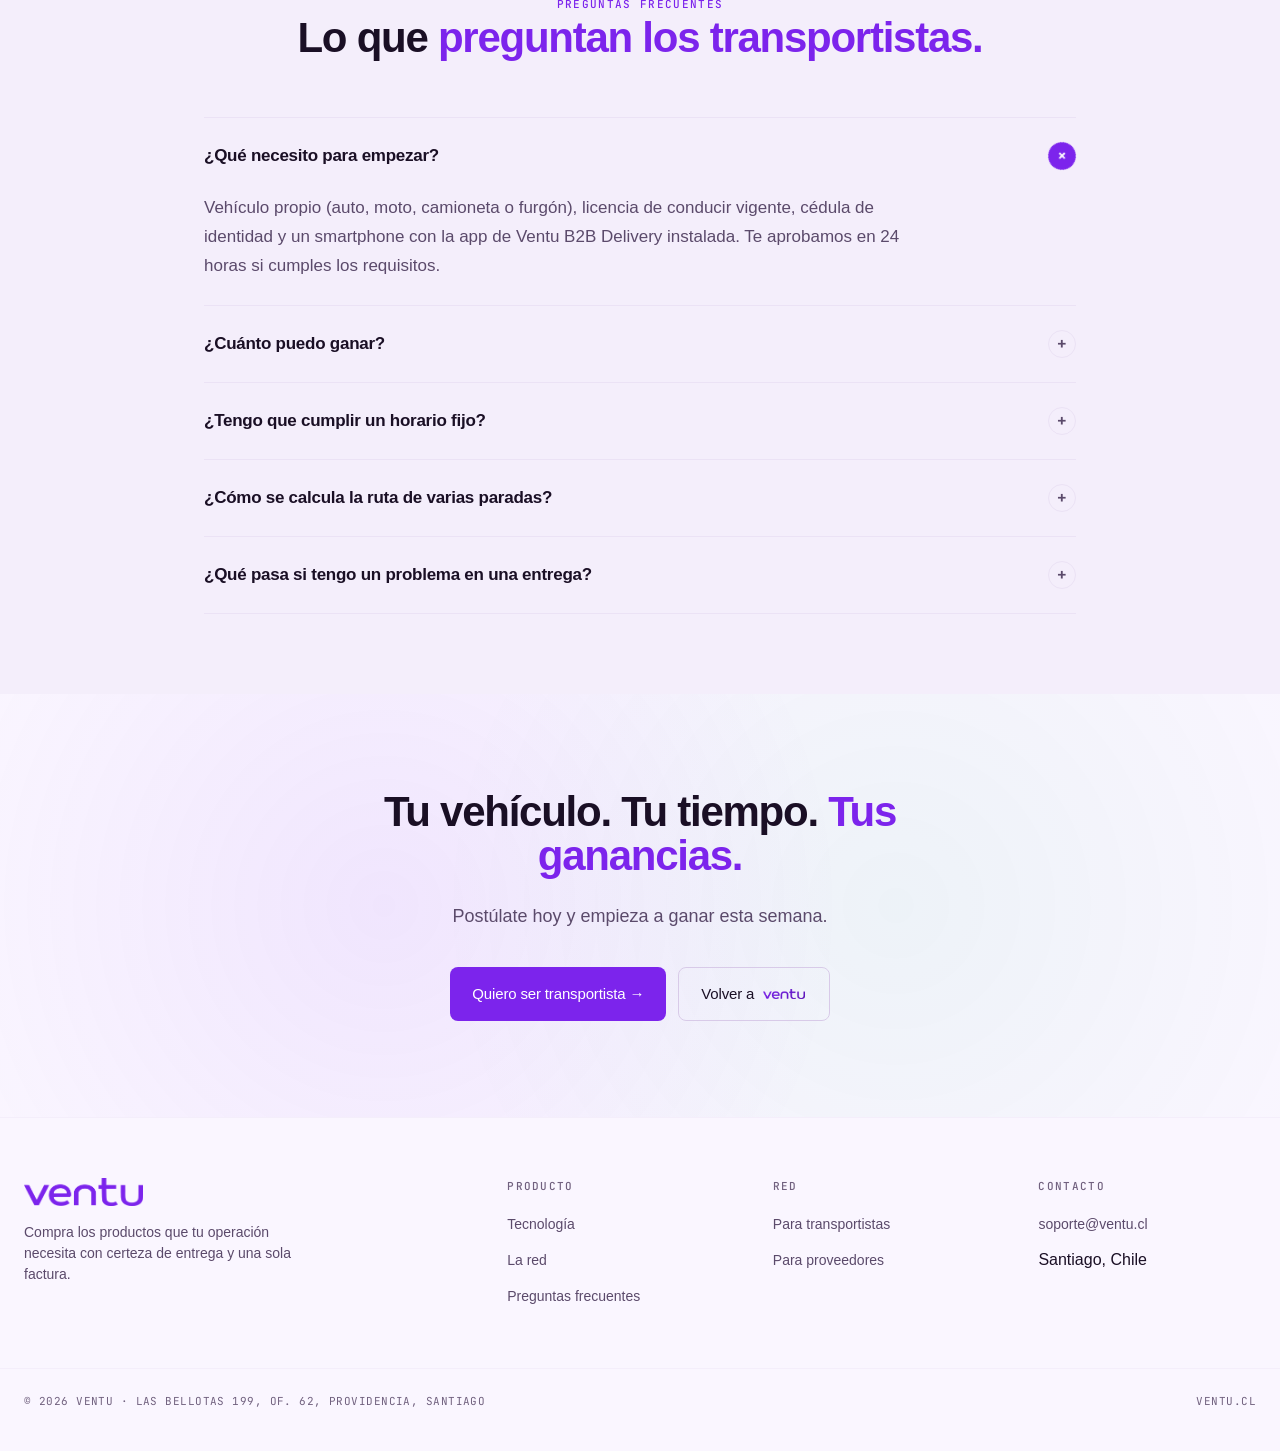
<file: drivers.html>
<!DOCTYPE html>
<html lang="es">
<head>
<meta charset="UTF-8">
<meta name="viewport" content="width=device-width, initial-scale=1.0">
<title>Ventu · Sé transportista | Gana entregando en tu zona</title>
<meta name="description" content="Únete a la red de transporte de Ventu. El agente asigna rutas con retiro, entrega e instrucciones claras. Pagos semanales y tu propio horario.">

<!-- Satoshi via Fontshare -->
<link href="https://api.fontshare.com/v2/css?f[]=satoshi@300,400,500,600,700,900&display=swap" rel="stylesheet">

<!-- JetBrains Mono via Google Fonts -->
<link rel="preconnect" href="https://fonts.googleapis.com">
<link rel="preconnect" href="https://fonts.gstatic.com" crossorigin>
<link href="https://fonts.googleapis.com/css2?family=JetBrains+Mono:wght@400;500;600&display=swap" rel="stylesheet">

<link rel="stylesheet" href="styles.css">
</head>
<body>
<!-- ════════════════════════════════════════════════════════════
     NAV
     ════════════════════════════════════════════════════════════ -->
<nav class="nav">
  <div class="nav-inner">
    <a href="index.html" class="brand" aria-label="Ventu">
      <img src="ventu-logo.png" alt="Ventu" class="brand-mark"/>
    </a>
    <div class="nav-links">
      <a href="index.html#stack" class="nav-link" data-lang="es">tecnología</a>
      <a href="index.html#stack" class="nav-link" data-lang="en">technology</a>
      <a href="suppliers.html" class="nav-link" data-lang="es">proveedores</a>
      <a href="suppliers.html" class="nav-link" data-lang="en">suppliers</a>
      <a href="drivers.html" class="nav-link" data-lang="es">transportistas</a>
      <a href="drivers.html" class="nav-link" data-lang="en">drivers</a>

      <div class="lang-toggle">
        <button class="lang-btn active" data-set-lang="es">ES</button>
        <button class="lang-btn" data-set-lang="en">EN</button>
      </div>

      <a href="#registro" data-registro="carrier" class="btn btn-primary" data-lang="es">Quiero ser transportista</a>
      <a href="#registro" data-registro="carrier" class="btn btn-primary" data-lang="en">Become a carrier</a>
    </div>
  </div>
</nav>
<!-- ════════════════════════════════════════════════════════════
     DRIVERS HERO
     ════════════════════════════════════════════════════════════ -->
<section class="hero" style="padding-top: 120px; padding-bottom: 80px;">
  <div class="hero-inner hero-2col">

    <div class="hero-copy">
      <div class="hero-eyebrow">
        <span class="pulse"></span>
        <span data-lang="es"><span class="ventu-mark ventu-mark--caps" role="img" aria-label="Ventu"></span> B2B DELIVERY</span>
        <span data-lang="en"><span class="ventu-mark ventu-mark--caps" role="img" aria-label="Ventu"></span> B2B DELIVERY</span>
      </div>

      <h1 class="hero-h1" data-lang="es">
        Únete a la red de transporte
        <em>de <span class="ventu-mark" role="img" aria-label="Ventu"></span>.</em>
      </h1>
      <h1 class="hero-h1" data-lang="en">
        Join the <span class="ventu-mark" role="img" aria-label="Ventu"></span>
        <em>carrier network.</em>
      </h1>

      <p class="hero-sub" data-lang="es">
        Trabajo acotado y pagado: cada pedido tiene una dirección de retiro,
        una de entrega y una ventana horaria. Tú decides cuántos tomas y
        cuándo. Necesitas responsabilidad, puntualidad y un smartphone; el
        resto llega en la app, paso a paso.
      </p>
      <p class="hero-sub" data-lang="en">
        Bounded, paid work: every order has a pickup address, a drop-off and a
        time window. You decide how many you take and when. You need
        reliability, punctuality and a smartphone; the rest arrives in the
        app, step by step.
      </p>

      <div class="hero-ctas">
        <a href="#registro" data-registro="carrier" class="btn btn-primary btn-large" data-lang="es">Quiero ser transportista →</a>
        <a href="#registro" data-registro="carrier" class="btn btn-primary btn-large" data-lang="en">Start earning today →</a>
      </div>

      <div class="hero-meta">
        <div class="hero-meta-item" data-lang="es">pagos semanales</div>
        <div class="hero-meta-item" data-lang="en">weekly payments</div>

        <div class="hero-meta-item" data-lang="es">tu propio horario</div>
        <div class="hero-meta-item" data-lang="en">your own schedule</div>

        <div class="hero-meta-item" data-lang="es">rutas optimizadas</div>
        <div class="hero-meta-item" data-lang="en">optimized routes</div>
      </div>
    </div>

    <div class="phone-wrap" style="min-height: 540px;">
      <div class="phone">
        <div class="phone-screen" style="background: #fff;">

          <div class="phone-status">
            <span>9:41</span>
            <span class="dots"><span></span><span></span><span></span></span>
          </div>

          <div style="padding: 28px 18px 14px; border-bottom: 1px solid #ebe2f5; display: flex; justify-content: space-between; align-items: center;">
            <div>
              <div style="font-family: var(--font-mono); font-size: 9px; letter-spacing: 0.15em; text-transform: uppercase; color: var(--accent); margin-bottom: 4px; display: flex; align-items: center; gap: 6px;">
                <span style="width: 5px; height: 5px; background: var(--accent); border-radius: 50%; box-shadow: 0 0 6px var(--accent); animation: pulse 2s ease-out infinite;"></span>
                <span data-lang="es">RUTA ACTIVA</span>
                <span data-lang="en">ACTIVE ROUTE</span>
              </div>
              <div style="font-family: var(--font-sans); font-size: 17px; font-weight: 700; color: var(--fg); letter-spacing: -0.025em;" data-lang="es">3 entregas</div>
              <div style="font-family: var(--font-sans); font-size: 17px; font-weight: 700; color: var(--fg); letter-spacing: -0.025em;" data-lang="en">3 deliveries</div>
            </div>
            <div style="background: var(--accent-bg); color: var(--accent); border: 1px solid var(--accent-line); border-radius: 100px; padding: 4px 10px; font-family: var(--font-mono); font-size: 10px; font-weight: 600; letter-spacing: 0.06em;">12.4 KM</div>
          </div>

          <div style="flex: 1; background: linear-gradient(135deg, #f8f4fb 0%, #f4eefb 100%); position: relative; overflow: hidden;">
            <!-- Grid -->
            <div style="position: absolute; inset: 0; background-image: linear-gradient(rgba(var(--brand-rgb), 0.06) 1px, transparent 1px), linear-gradient(90deg, rgba(var(--brand-rgb), 0.06) 1px, transparent 1px); background-size: 24px 24px; pointer-events: none;"></div>

            <!-- SVG lines -->
            <svg style="position: absolute; inset: 0; width: 100%; height: 100%;" viewBox="0 0 296 360" preserveAspectRatio="none" xmlns="http://www.w3.org/2000/svg">
              <path d="M 117 56 Q 80 100, 50 142" stroke="var(--brand)" stroke-width="2" fill="none" stroke-dasharray="4 3" opacity="0.7"/>
              <path d="M 50 142 Q 130 175, 195 210" stroke="#00b873" stroke-width="2" fill="none" stroke-dasharray="4 3" opacity="0.6"/>
              <path d="M 195 210 Q 140 260, 95 290" stroke="#00b873" stroke-width="2" fill="none" stroke-dasharray="4 3" opacity="0.6"/>
            </svg>

            <!-- Pins -->
            <div style="position: absolute; top: 12%; left: 35%; z-index: 3; display: flex; flex-direction: column; align-items: center; gap: 4px;">
              <div style="width: 28px; height: 28px; border-radius: 50%; background: var(--brand); display: flex; align-items: center; justify-content: center; font-size: 12px; font-weight: 800; color: white; border: 2px solid white; box-shadow: 0 2px 8px rgba(0,0,0,0.15);">●</div>
              <div style="background: var(--brand); color: white; border: 1px solid var(--brand); padding: 2px 6px; border-radius: 4px; font-family: var(--font-mono); font-size: 7px; font-weight: 700; letter-spacing: 0.08em;">PROVEEDOR</div>
            </div>
            <div style="position: absolute; top: 38%; left: 12%; z-index: 3; display: flex; flex-direction: column; align-items: center; gap: 4px;">
              <div style="width: 24px; height: 24px; border-radius: 50%; background: var(--accent); display: flex; align-items: center; justify-content: center; font-size: 10px; font-weight: 800; color: white; border: 2px solid white; box-shadow: 0 2px 8px rgba(0,0,0,0.15);">1</div>
              <div style="background: white; border: 1px solid var(--line); padding: 2px 6px; border-radius: 4px; font-family: var(--font-mono); font-size: 7px; font-weight: 700; letter-spacing: 0.08em; color: var(--fg);">CLIENTE A</div>
            </div>
            <div style="position: absolute; top: 56%; left: 62%; z-index: 3; display: flex; flex-direction: column; align-items: center; gap: 4px;">
              <div style="width: 24px; height: 24px; border-radius: 50%; background: var(--accent); display: flex; align-items: center; justify-content: center; font-size: 10px; font-weight: 800; color: white; border: 2px solid white; box-shadow: 0 2px 8px rgba(0,0,0,0.15);">2</div>
              <div style="background: white; border: 1px solid var(--line); padding: 2px 6px; border-radius: 4px; font-family: var(--font-mono); font-size: 7px; font-weight: 700; letter-spacing: 0.08em; color: var(--fg);">CLIENTE B</div>
            </div>
            <div style="position: absolute; top: 78%; left: 28%; z-index: 3; display: flex; flex-direction: column; align-items: center; gap: 4px;">
              <div style="width: 24px; height: 24px; border-radius: 50%; background: var(--accent); display: flex; align-items: center; justify-content: center; font-size: 10px; font-weight: 800; color: white; border: 2px solid white; box-shadow: 0 2px 8px rgba(0,0,0,0.15);">3</div>
              <div style="background: white; border: 1px solid var(--line); padding: 2px 6px; border-radius: 4px; font-family: var(--font-mono); font-size: 7px; font-weight: 700; letter-spacing: 0.08em; color: var(--fg);">CLIENTE C</div>
            </div>

            <!-- Bottom overlay -->
            <div style="position: absolute; bottom: 0; left: 0; right: 0; background: white; border-top: 1px solid #ebe2f5; padding: 12px 16px; z-index: 4;">
              <div style="display: flex; justify-content: space-between; align-items: center;">
                <div>
                  <div style="font-family: var(--font-mono); font-size: 9px; letter-spacing: 0.1em; color: #9a8aa8; text-transform: uppercase; margin-bottom: 4px;" data-lang="es">PRÓXIMA PARADA</div>
                  <div style="font-family: var(--font-mono); font-size: 9px; letter-spacing: 0.1em; color: #9a8aa8; text-transform: uppercase; margin-bottom: 4px;" data-lang="en">NEXT STOP</div>
                  <div style="font-family: var(--font-sans); font-size: 14px; font-weight: 700; color: var(--fg);">Cliente A</div>
                </div>
                <div style="font-family: var(--font-mono); font-size: 14px; color: var(--accent); font-weight: 700;">3 MIN</div>
              </div>
              <div style="margin-top: 8px; font-family: var(--font-mono); font-size: 10px; color: var(--fg-muted); display: flex; gap: 12px; letter-spacing: 0.04em;">
                <span>· 1.2 km</span>
                <span data-lang="es">· 7 paradas hoy</span>
                <span data-lang="en">· 7 stops today</span>
              </div>
            </div>
          </div>

        </div>
      </div>
    </div>

  </div>
</section>

<!-- VALUE PROPS -->
<section class="valueprop" style="padding: 80px 0;">
  <div class="valueprop-inner">
    <div class="valueprop-header">
      <div class="eyebrow" data-lang="es">LA OPORTUNIDAD</div>
      <div class="eyebrow" data-lang="en">THE OPPORTUNITY</div>
      <h2 data-lang="es">Trabaja por tu cuenta. <em>Con respaldo.</em></h2>
      <h2 data-lang="en">Work for yourself. <em>With backup.</em></h2>
      <p data-lang="es">
        Eres independiente, eliges cuándo manejar y por qué zonas. Ventu te
        entrega rutas que aprovechan cada kilómetro y pagos predecibles cada
        semana.
      </p>
      <p data-lang="en">
        You're independent, you choose when to drive and what zones. Ventu
        gives you routes that maximize every kilometer and predictable
        weekly payments.
      </p>
    </div>

    <div class="valueprop-grid">

      <div class="vp-card">
        <div class="vp-illus">
          <svg viewBox="0 0 32 32" fill="none" stroke="currentColor" stroke-width="1.6" stroke-linecap="round" stroke-linejoin="round">
            <circle cx="16" cy="13" r="4"/>
            <path d="M16 17v8M12 21h8" stroke-width="2"/>
            <circle cx="16" cy="13" r="9" stroke-dasharray="2 3"/>
          </svg>
        </div>
        <h3 class="vp-title" data-lang="es">Asignación automática</h3>
        <h3 class="vp-title" data-lang="en">Automatic assignment</h3>
        <p class="vp-body" data-lang="es">
          Recibe pedidos según tu ubicación, vehículo y disponibilidad.
          Aceptas o rechazas con un toque, sin discutir tarifas ni esperar
          confirmaciones.
        </p>
        <p class="vp-body" data-lang="en">
          Get orders matched to your location, vehicle, and availability.
          Accept or decline with one tap, no negotiating rates or waiting
          for confirmations.
        </p>
      </div>

      <div class="vp-card">
        <div class="vp-illus">
          <svg viewBox="0 0 32 32" fill="none" stroke="currentColor" stroke-width="1.6" stroke-linecap="round" stroke-linejoin="round">
            <circle cx="8" cy="10" r="2.5" fill="currentColor"/>
            <circle cx="22" cy="16" r="2.5" fill="currentColor"/>
            <circle cx="14" cy="24" r="2.5" fill="currentColor"/>
            <path d="M10 11L20 15M22 18L15 22"/>
          </svg>
        </div>
        <h3 class="vp-title" data-lang="es">Rutas multi-parada</h3>
        <h3 class="vp-title" data-lang="en">Multi-stop routes</h3>
        <p class="vp-body" data-lang="es">
          Una recogida en el proveedor, varias entregas en el camino.
          Optimizamos cada ruta para que ganes más por vuelta y pierdas
          menos tiempo en kilómetros vacíos.
        </p>
        <p class="vp-body" data-lang="en">
          One pickup at the supplier, multiple deliveries along the way.
          We optimize every route so you earn more per trip and waste less
          time on empty kilometers.
        </p>
      </div>

      <div class="vp-card">
        <div class="vp-illus">
          <svg viewBox="0 0 32 32" fill="none" stroke="currentColor" stroke-width="1.6" stroke-linecap="round" stroke-linejoin="round">
            <path d="M16 4v24"/>
            <path d="M21 8h-7a3 3 0 0 0 0 6h4a3 3 0 0 1 0 6h-8"/>
          </svg>
        </div>
        <h3 class="vp-title" data-lang="es">Pagos cada semana</h3>
        <h3 class="vp-title" data-lang="en">Weekly payments</h3>
        <p class="vp-body" data-lang="es">
          Cobras todos los lunes por las entregas de la semana anterior.
          Sin facturación complicada, sin esperar al cierre del mes,
          sin sorpresas en el monto.
        </p>
        <p class="vp-body" data-lang="en">
          Get paid every Monday for the previous week's deliveries. No
          complicated invoicing, no waiting until month-end, no surprises
          on the amount.
        </p>
      </div>

    </div>
  </div>
</section>

<!-- FAQ -->
<section class="faq-section" id="faq">
  <div class="faq-inner">
    <div class="faq-header">
      <div class="eyebrow" data-lang="es">PREGUNTAS FRECUENTES</div>
      <div class="eyebrow" data-lang="en">FAQ</div>
      <h2 data-lang="es">Lo que <em>preguntan los transportistas.</em></h2>
      <h2 data-lang="en">What carriers <em>ask us most.</em></h2>
    </div>

    <div class="faq-list">

      <div class="faq-item open">
        <button class="faq-q">
          <span data-lang="es">¿Qué necesito para empezar?</span>
          <span data-lang="en">What do I need to start?</span>
          <span class="toggle"></span>
        </button>
        <div class="faq-a">
          <div class="faq-a-inner" data-lang="es">
            Vehículo propio (auto, moto, camioneta o furgón), licencia de
            conducir vigente, cédula de identidad y un smartphone con la app
            de Ventu B2B Delivery instalada. Te aprobamos en 24 horas si
            cumples los requisitos.
          </div>
          <div class="faq-a-inner" data-lang="en">
            Your own vehicle (car, motorcycle, pickup, or van), valid
            driver's license, ID, and a smartphone with the Ventu B2B
            Delivery app installed. We approve you in 24 hours if you
            meet the requirements.
          </div>
        </div>
      </div>

      <div class="faq-item">
        <button class="faq-q">
          <span data-lang="es">¿Cuánto puedo ganar?</span>
          <span data-lang="en">How much can I earn?</span>
          <span class="toggle"></span>
        </button>
        <div class="faq-a">
          <div class="faq-a-inner" data-lang="es">
            Depende de tu vehículo, las horas que decidas trabajar y la
            zona. La tarifa por entrega se calcula por distancia y peso,
            y la ves antes de aceptar. Transportistas activos en zonas
            de alta demanda hacen entre 15 y 25 entregas al día.
          </div>
          <div class="faq-a-inner" data-lang="en">
            Depends on your vehicle, hours worked, and zone. Per-delivery
            rate is calculated by distance and weight, and you see it
            before accepting. Active carriers in high-demand zones do
            15 to 25 deliveries per day.
          </div>
        </div>
      </div>

      <div class="faq-item">
        <button class="faq-q">
          <span data-lang="es">¿Tengo que cumplir un horario fijo?</span>
          <span data-lang="en">Do I have a fixed schedule?</span>
          <span class="toggle"></span>
        </button>
        <div class="faq-a">
          <div class="faq-a-inner" data-lang="es">
            No. Te conectas a la app cuando quieras manejar y te
            desconectas cuando termines. Sin turnos obligatorios, sin
            mínimos de horas. Tú decides.
          </div>
          <div class="faq-a-inner" data-lang="en">
            No. You connect to the app when you want to drive and
            disconnect when you're done. No mandatory shifts, no minimum
            hours. You decide.
          </div>
        </div>
      </div>

      <div class="faq-item">
        <button class="faq-q">
          <span data-lang="es">¿Cómo se calcula la ruta de varias paradas?</span>
          <span data-lang="en">How is the multi-stop route calculated?</span>
          <span class="toggle"></span>
        </button>
        <div class="faq-a">
          <div class="faq-a-inner" data-lang="es">
            Cuando aceptas un pedido, retiras los productos del proveedor
            indicado y la app te muestra el orden óptimo de entregas según
            tráfico, distancia y horarios comprometidos con cada cliente.
            Tú solo manejas; ella te guía.
          </div>
          <div class="faq-a-inner" data-lang="en">
            When you accept an order, you pick up products from the
            assigned supplier and the app shows you the optimal delivery
            order based on traffic, distance, and committed customer
            times. You just drive; the app guides you.
          </div>
        </div>
      </div>

      <div class="faq-item">
        <button class="faq-q">
          <span data-lang="es">¿Qué pasa si tengo un problema en una entrega?</span>
          <span data-lang="en">What if I have a problem on a delivery?</span>
          <span class="toggle"></span>
        </button>
        <div class="faq-a">
          <div class="faq-a-inner" data-lang="es">
            Soporte 24/7 en la app. Si el cliente no aparece, hay un
            reclamo de calidad o no puedes completar una entrega, levantas
            el caso y un agente lo resuelve sin afectar tu pago de las
            entregas que sí completaste.
          </div>
          <div class="faq-a-inner" data-lang="en">
            24/7 in-app support. If a customer is missing, there's a
            quality issue, or you can't complete a delivery, raise the
            case and an agent resolves it without affecting payment for
            the deliveries you did complete.
          </div>
        </div>
      </div>

    </div>
  </div>
</section>

<!-- CTA FINAL -->
<section class="cta">
  <div class="cta-inner">
    <h2 class="cta-h2" data-lang="es">
      Tu vehículo. Tu tiempo.
      <em>Tus ganancias.</em>
    </h2>
    <h2 class="cta-h2" data-lang="en">
      Your vehicle. Your time.
      <em>Your earnings.</em>
    </h2>

    <p class="cta-sub" data-lang="es">
      Postúlate hoy y empieza a ganar esta semana.
    </p>
    <p class="cta-sub" data-lang="en">
      Apply today and start earning this week.
    </p>

    <div class="cta-ctas">
      <a href="#registro" data-registro="carrier" class="btn btn-primary btn-large" data-lang="es">Quiero ser transportista →</a>
      <a href="#registro" data-registro="carrier" class="btn btn-primary btn-large" data-lang="en">Apply to become a carrier →</a>

      <a href="index.html" class="btn btn-secondary btn-large" data-lang="es">Volver a <span class="ventu-mark" role="img" aria-label="Ventu"></span></a>
      <a href="index.html" class="btn btn-secondary btn-large" data-lang="en">Back to <span class="ventu-mark" role="img" aria-label="Ventu"></span></a>
    </div>
  </div>
</section>
<footer class="footer">
  <div class="footer-inner">
    <div class="footer-brand">
      <div class="brand">
        <img src="ventu-logo.png" alt="Ventu" class="brand-mark"/>
      </div>
      <p class="footer-tagline" data-lang="es">
        Compra los productos que tu operación necesita con certeza de
        entrega y una sola factura.
      </p>
      <p class="footer-tagline" data-lang="en">
        Buy what your operation needs with delivery certainty and a
        single invoice.
      </p>
    </div>

    <div class="footer-col">
      <h4 data-lang="es">PRODUCTO</h4>
      <h4 data-lang="en">PRODUCT</h4>
      <ul>
        <li><a href="index.html#stack" data-lang="es">Tecnología</a><a href="index.html#stack" data-lang="en">Technology</a></li>
        <li><a href="index.html#red" data-lang="es">La red</a><a href="index.html#red" data-lang="en">The network</a></li>
        <li><a href="index.html#faq" data-lang="es">Preguntas frecuentes</a><a href="index.html#faq" data-lang="en">FAQ</a></li>
      </ul>
    </div>

    <div class="footer-col">
      <h4 data-lang="es">RED</h4>
      <h4 data-lang="en">NETWORK</h4>
      <ul>
        <li><a href="drivers.html" data-lang="es">Para transportistas</a><a href="drivers.html" data-lang="en">For carriers</a></li>
        <li><a href="suppliers.html" data-lang="es">Para proveedores</a><a href="suppliers.html" data-lang="en">For suppliers</a></li>
      </ul>
    </div>

    <div class="footer-col">
      <h4 data-lang="es">CONTACTO</h4>
      <h4 data-lang="en">CONTACT</h4>
      <ul>
        <li><a href="mailto:soporte@ventu.cl">soporte@ventu.cl</a></li>
        <li><span data-lang="es">Santiago, Chile</span><span data-lang="en">Santiago, Chile</span></li>
      </ul>
    </div>
  </div>

  <div class="footer-bottom">
    <span data-lang="es">© 2026 VENTU · LAS BELLOTAS 199, OF. 62, PROVIDENCIA, SANTIAGO</span>
    <span data-lang="en">© 2026 VENTU · LAS BELLOTAS 199, OF. 62, PROVIDENCIA, SANTIAGO</span>
    <span>VENTU.CL</span>
  </div>
</footer>


<script src="main.js"></script>
</body>
</html>
</file>
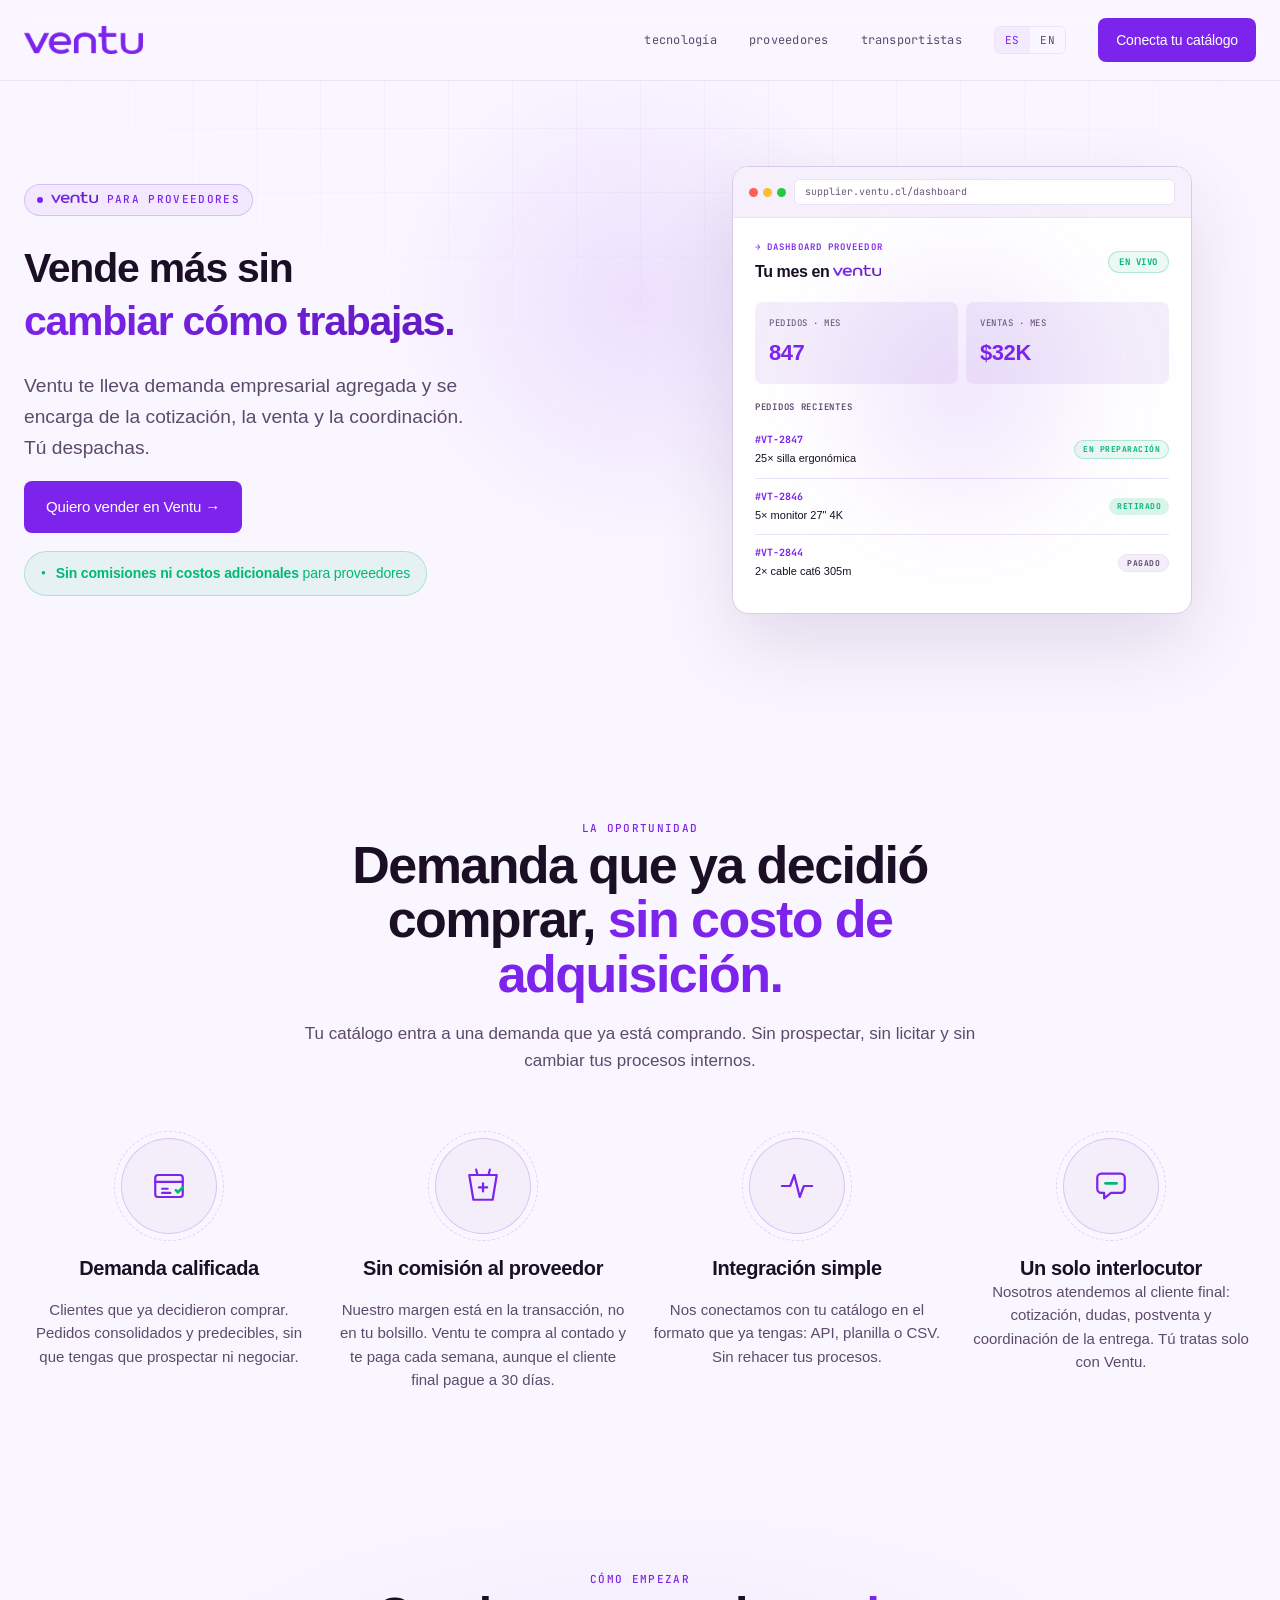
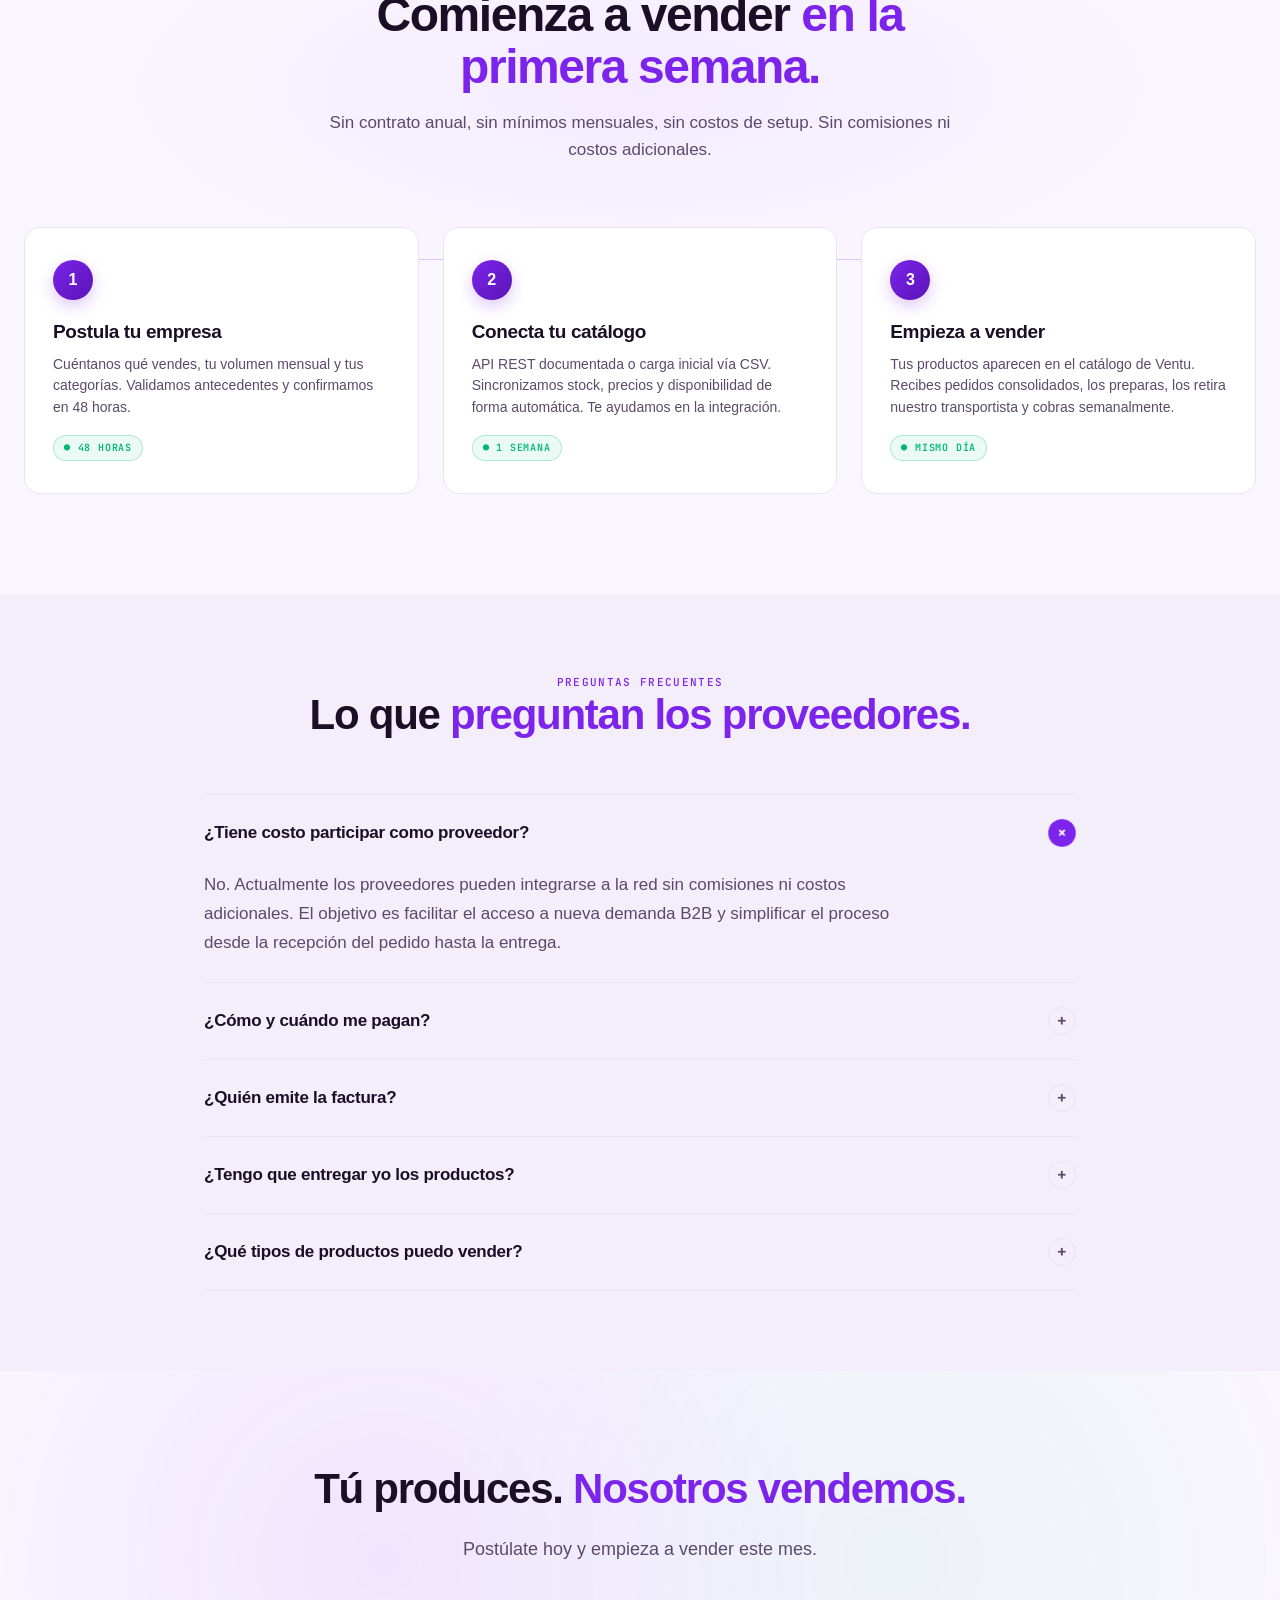
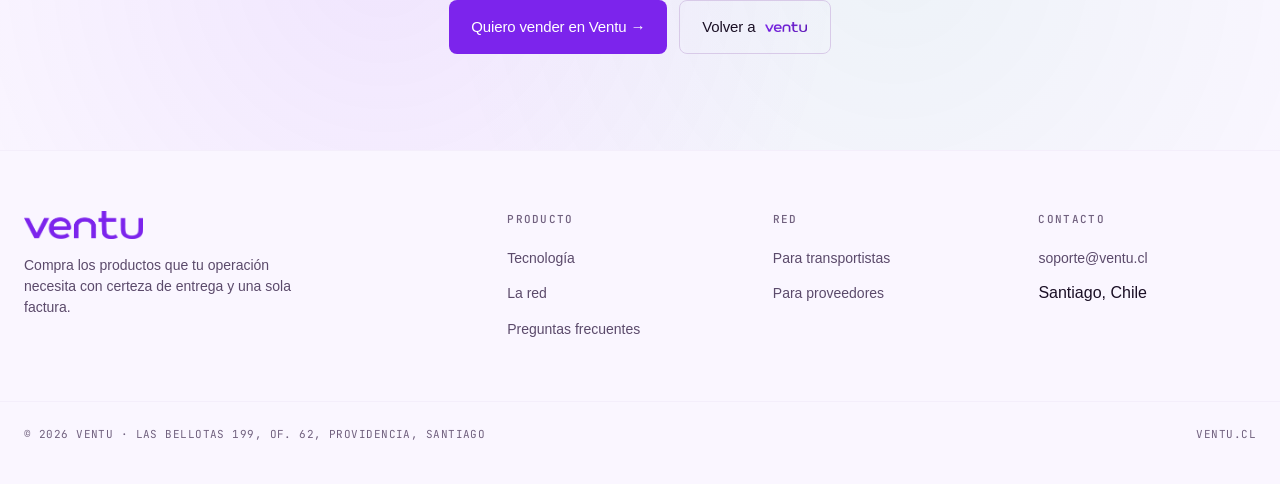
<file: suppliers.html>
<!DOCTYPE html>
<html lang="es">
<head>
<meta charset="UTF-8">
<meta name="viewport" content="width=device-width, initial-scale=1.0">
<title>Ventu · Para proveedores | Vende más sin cambiar cómo trabajas</title>
<meta name="description" content="Ventu te lleva demanda empresarial agregada y se encarga de la cotización, la venta y la coordinación. Tú despachas. Sin comisión al proveedor.">

<!-- Satoshi via Fontshare -->
<link href="https://api.fontshare.com/v2/css?f[]=satoshi@300,400,500,600,700,900&display=swap" rel="stylesheet">

<!-- JetBrains Mono via Google Fonts -->
<link rel="preconnect" href="https://fonts.googleapis.com">
<link rel="preconnect" href="https://fonts.gstatic.com" crossorigin>
<link href="https://fonts.googleapis.com/css2?family=JetBrains+Mono:wght@400;500;600&display=swap" rel="stylesheet">

<link rel="stylesheet" href="styles.css">
</head>
<body>
<!-- ════════════════════════════════════════════════════════════
     NAV
     ════════════════════════════════════════════════════════════ -->
<nav class="nav">
  <div class="nav-inner">
    <a href="index.html" class="brand" aria-label="Ventu">
      <img src="ventu-logo.png" alt="Ventu" class="brand-mark"/>
    </a>
    <div class="nav-links">
      <a href="index.html#stack" class="nav-link" data-lang="es">tecnología</a>
      <a href="index.html#stack" class="nav-link" data-lang="en">technology</a>
      <a href="suppliers.html" class="nav-link" data-lang="es">proveedores</a>
      <a href="suppliers.html" class="nav-link" data-lang="en">suppliers</a>
      <a href="drivers.html" class="nav-link" data-lang="es">transportistas</a>
      <a href="drivers.html" class="nav-link" data-lang="en">drivers</a>

      <div class="lang-toggle">
        <button class="lang-btn active" data-set-lang="es">ES</button>
        <button class="lang-btn" data-set-lang="en">EN</button>
      </div>

      <a href="#registro" data-registro="supplier" class="btn btn-primary" data-lang="es">Conecta tu catálogo</a>
      <a href="#registro" data-registro="supplier" class="btn btn-primary" data-lang="en">Connect your catalog</a>
    </div>
  </div>
</nav>
<!-- ════════════════════════════════════════════════════════════
     SUPPLIERS HERO
     ════════════════════════════════════════════════════════════ -->
<section class="hero" style="padding-top: 120px; padding-bottom: 80px;">
  <div class="hero-inner hero-2col">

    <div class="hero-copy">
      <div class="hero-eyebrow">
        <span class="pulse"></span>
        <span data-lang="es"><span class="ventu-mark ventu-mark--caps" role="img" aria-label="Ventu"></span> PARA PROVEEDORES</span>
        <span data-lang="en"><span class="ventu-mark ventu-mark--caps" role="img" aria-label="Ventu"></span> FOR SUPPLIERS</span>
      </div>

      <h1 class="hero-h1" data-lang="es">
        Vende más sin
        <em>cambiar cómo trabajas.</em>
      </h1>
      <h1 class="hero-h1" data-lang="en">
        Sell more without
        <em>changing how you work.</em>
      </h1>

      <p class="hero-sub" data-lang="es">
        Ventu te lleva demanda empresarial agregada y se encarga de la
        cotización, la venta y la coordinación. Tú despachas.
      </p>
      <p class="hero-sub" data-lang="en">
        Ventu brings you aggregated business demand and handles quoting,
        selling and coordination. You ship.
      </p>

      <div class="hero-ctas">
        <a href="#registro" data-registro="supplier" class="btn btn-primary btn-large" data-lang="es">Quiero vender en Ventu →</a>
        <a href="#registro" data-registro="supplier" class="btn btn-primary btn-large" data-lang="en">I want to sell on Ventu →</a>
      </div>

      <div class="hero-offer">
        <span class="offer-tag">●</span>
        <span data-lang="es"><strong>Sin comisiones ni costos adicionales</strong> para proveedores</span>
        <span data-lang="en"><strong>No commissions or additional fees</strong> for suppliers</span>
      </div>
    </div>

    <!-- Supplier dashboard mockup -->
    <div class="phone-wrap" style="min-height: 540px;">
      <div style="width: 100%; max-width: 460px; background: white; border: 1px solid var(--line-bright); border-radius: 16px; box-shadow: 0 30px 80px rgba(40, 0, 80, 0.12); overflow: hidden;">

        <div style="background: #f6f0fc; border-bottom: 1px solid #ebe2f5; padding: 12px 16px; display: flex; align-items: center; gap: 8px;">
          <div style="display: flex; gap: 5px;">
            <span style="width: 9px; height: 9px; border-radius: 50%; background: #ff5f57;"></span>
            <span style="width: 9px; height: 9px; border-radius: 50%; background: #febc2e;"></span>
            <span style="width: 9px; height: 9px; border-radius: 50%; background: #28c840;"></span>
          </div>
          <div style="flex: 1; background: white; border: 1px solid #ebe2f5; border-radius: 6px; padding: 4px 10px; font-family: var(--font-mono); font-size: 10px; color: #6a5a7a;">supplier.ventu.cl/dashboard</div>
        </div>

        <div style="padding: 22px;">

          <div style="display: flex; justify-content: space-between; align-items: center; margin-bottom: 18px;">
            <div>
              <div style="font-family: var(--font-mono); font-size: 9px; letter-spacing: 0.12em; color: var(--brand); text-transform: uppercase; font-weight: 600; margin-bottom: 4px;" data-lang="es">→ DASHBOARD PROVEEDOR</div>
              <div style="font-family: var(--font-mono); font-size: 9px; letter-spacing: 0.12em; color: var(--brand); text-transform: uppercase; font-weight: 600; margin-bottom: 4px;" data-lang="en">→ SUPPLIER DASHBOARD</div>
              <div style="font-family: var(--font-sans); font-size: 16px; font-weight: 700; color: var(--fg); letter-spacing: -0.025em;" data-lang="es">Tu mes en <span class="ventu-mark" role="img" aria-label="Ventu"></span></div>
              <div style="font-family: var(--font-sans); font-size: 16px; font-weight: 700; color: var(--fg); letter-spacing: -0.025em;" data-lang="en">Your month on <span class="ventu-mark" role="img" aria-label="Ventu"></span></div>
            </div>
            <span style="background: var(--accent-bg); color: var(--accent); border: 1px solid var(--accent-line); border-radius: 100px; padding: 3px 10px; font-family: var(--font-mono); font-size: 9px; font-weight: 700; letter-spacing: 0.06em;">EN VIVO</span>
          </div>

          <!-- Stats grid -->
          <div style="display: grid; grid-template-columns: 1fr 1fr; gap: 8px; margin-bottom: 16px;">
            <div style="padding: 14px; background: var(--bg-soft); border-radius: 8px;">
              <div style="font-family: var(--font-mono); font-size: 9px; color: var(--fg-muted); letter-spacing: 0.06em; text-transform: uppercase; margin-bottom: 4px;" data-lang="es">PEDIDOS · MES</div>
              <div style="font-family: var(--font-mono); font-size: 9px; color: var(--fg-muted); letter-spacing: 0.06em; text-transform: uppercase; margin-bottom: 4px;" data-lang="en">ORDERS · MONTH</div>
              <div style="font-family: var(--font-sans); font-size: 22px; font-weight: 800; color: var(--brand); letter-spacing: -0.02em;">847</div>
            </div>
            <div style="padding: 14px; background: var(--bg-soft); border-radius: 8px;">
              <div style="font-family: var(--font-mono); font-size: 9px; color: var(--fg-muted); letter-spacing: 0.06em; text-transform: uppercase; margin-bottom: 4px;" data-lang="es">VENTAS · MES</div>
              <div style="font-family: var(--font-mono); font-size: 9px; color: var(--fg-muted); letter-spacing: 0.06em; text-transform: uppercase; margin-bottom: 4px;" data-lang="en">SALES · MONTH</div>
              <div style="font-family: var(--font-sans); font-size: 22px; font-weight: 800; color: var(--brand); letter-spacing: -0.02em;">$32K</div>
            </div>
          </div>

          <!-- Recent orders list -->
          <div style="font-family: var(--font-mono); font-size: 9px; color: var(--fg-muted); letter-spacing: 0.08em; text-transform: uppercase; font-weight: 600; margin-bottom: 8px;" data-lang="es">PEDIDOS RECIENTES</div>
          <div style="font-family: var(--font-mono); font-size: 9px; color: var(--fg-muted); letter-spacing: 0.08em; text-transform: uppercase; font-weight: 600; margin-bottom: 8px;" data-lang="en">RECENT ORDERS</div>

          <div style="display: flex; justify-content: space-between; align-items: center; padding: 10px 0; border-bottom: 1px solid var(--line);">
            <div>
              <div style="font-family: var(--font-mono); font-size: 10px; color: var(--brand); font-weight: 700;">#VT-2847</div>
              <div style="font-size: 11px; color: var(--fg); margin-top: 2px;">25× silla ergonómica</div>
            </div>
            <span style="background: var(--accent-bg); color: var(--accent); border: 1px solid var(--accent-line); border-radius: 100px; padding: 2px 8px; font-family: var(--font-mono); font-size: 8px; font-weight: 700; letter-spacing: 0.06em;" data-lang="es">EN PREPARACIÓN</span>
            <span style="background: var(--accent-bg); color: var(--accent); border: 1px solid var(--accent-line); border-radius: 100px; padding: 2px 8px; font-family: var(--font-mono); font-size: 8px; font-weight: 700; letter-spacing: 0.06em;" data-lang="en">PREPARING</span>
          </div>

          <div style="display: flex; justify-content: space-between; align-items: center; padding: 10px 0; border-bottom: 1px solid var(--line);">
            <div>
              <div style="font-family: var(--font-mono); font-size: 10px; color: var(--brand); font-weight: 700;">#VT-2846</div>
              <div style="font-size: 11px; color: var(--fg); margin-top: 2px;">5× monitor 27" 4K</div>
            </div>
            <span style="background: rgba(0, 184, 115, 0.15); color: var(--accent); border-radius: 100px; padding: 2px 8px; font-family: var(--font-mono); font-size: 8px; font-weight: 700; letter-spacing: 0.06em;" data-lang="es">RETIRADO</span>
            <span style="background: rgba(0, 184, 115, 0.15); color: var(--accent); border-radius: 100px; padding: 2px 8px; font-family: var(--font-mono); font-size: 8px; font-weight: 700; letter-spacing: 0.06em;" data-lang="en">PICKED UP</span>
          </div>

          <div style="display: flex; justify-content: space-between; align-items: center; padding: 10px 0;">
            <div>
              <div style="font-family: var(--font-mono); font-size: 10px; color: var(--brand); font-weight: 700;">#VT-2844</div>
              <div style="font-size: 11px; color: var(--fg); margin-top: 2px;">2× cable cat6 305m</div>
            </div>
            <span style="background: var(--bg-soft); color: var(--fg-muted); border: 1px solid var(--line); border-radius: 100px; padding: 2px 8px; font-family: var(--font-mono); font-size: 8px; font-weight: 700; letter-spacing: 0.06em;" data-lang="es">PAGADO</span>
            <span style="background: var(--bg-soft); color: var(--fg-muted); border: 1px solid var(--line); border-radius: 100px; padding: 2px 8px; font-family: var(--font-mono); font-size: 8px; font-weight: 700; letter-spacing: 0.06em;" data-lang="en">PAID</span>
          </div>

        </div>
      </div>
    </div>

  </div>
</section>

<!-- VALUE PROPS -->
<section class="valueprop" style="padding: 80px 0;">
  <div class="valueprop-inner">
    <div class="valueprop-header">
      <div class="eyebrow" data-lang="es">LA OPORTUNIDAD</div>
      <div class="eyebrow" data-lang="en">THE OPPORTUNITY</div>
      <h2 data-lang="es">Demanda que ya decidió comprar, <em>sin costo de adquisición.</em></h2>
      <h2 data-lang="en">Demand that already decided to buy, <em>at no acquisition cost.</em></h2>
      <p data-lang="es">
        Tu catálogo entra a una demanda que ya está comprando. Sin
        prospectar, sin licitar y sin cambiar tus procesos internos.
      </p>
      <p data-lang="en">
        Your catalog plugs into demand that is already buying. No
        prospecting, no tenders and no changes to your internal processes.
      </p>
    </div>

    <div class="valueprop-grid valueprop-grid-4">

      <div class="vp-card">
        <div class="vp-illus">
          <svg viewBox="0 0 32 32" fill="none" stroke="currentColor" stroke-width="1.6" stroke-linecap="round" stroke-linejoin="round">
            <rect x="6" y="8" width="20" height="16" rx="2"/>
            <path d="M6 13h20"/>
            <path d="M11 18h4M11 21h6"/>
            <path d="M21 19l1.5 1.5L26 17" stroke="#00b873" stroke-width="2"/>
          </svg>
        </div>
        <h3 class="vp-title" data-lang="es">Demanda calificada</h3>
        <h3 class="vp-title" data-lang="en">Qualified demand</h3>
        <p class="vp-body" data-lang="es">
          Clientes que ya decidieron comprar. Pedidos consolidados y predecibles, sin que tengas que prospectar ni negociar.
        </p>
        <p class="vp-body" data-lang="en">
          Customers who already decided to buy. Consolidated, predictable orders, with no prospecting or negotiating on your side.
        </p>
      </div>

      <div class="vp-card">
        <div class="vp-illus">
          <svg viewBox="0 0 32 32" fill="none" stroke="currentColor" stroke-width="1.6" stroke-linecap="round" stroke-linejoin="round">
            <path d="M6 8h20l-3 18H9z"/>
            <path d="M11 4l1 4M21 4l-1 4"/>
            <path d="M16 14v6"/>
            <path d="M13 17h6"/>
          </svg>
        </div>
        <h3 class="vp-title" data-lang="es">Sin comisión al proveedor</h3>
        <h3 class="vp-title" data-lang="en">No supplier commission</h3>
        <p class="vp-body" data-lang="es">
          Nuestro margen está en la transacción, no en tu bolsillo. Ventu te compra al contado y te paga cada semana, aunque el cliente final pague a 30 días.
        </p>
        <p class="vp-body" data-lang="en">
          Our margin sits in the transaction, not in your pocket. Ventu buys from you in cash and pays weekly, even when the end customer pays in 30 days.
        </p>
      </div>

      <div class="vp-card">
        <div class="vp-illus">
          <svg viewBox="0 0 32 32" fill="none" stroke="currentColor" stroke-width="1.6" stroke-linecap="round" stroke-linejoin="round">
            <path d="M5 16h6l3-8 4 16 3-8h6"/>
          </svg>
        </div>
        <h3 class="vp-title" data-lang="es">Integración simple</h3>
        <h3 class="vp-title" data-lang="en">Simple integration</h3>
        <p class="vp-body" data-lang="es">
          Nos conectamos con tu catálogo en el formato que ya tengas: API, planilla o CSV. Sin rehacer tus procesos.
        </p>
        <p class="vp-body" data-lang="en">
          We connect to your catalog in whatever format you already have: API, spreadsheet or CSV. No reworking your processes.
        </p>
      </div>

      <div class="vp-card">
        <div class="vp-illus">
          <svg viewBox="0 0 32 32" fill="none" stroke="currentColor" stroke-width="1.6" stroke-linecap="round" stroke-linejoin="round">
            <path d="M6 10a3 3 0 0 1 3-3h14a3 3 0 0 1 3 3v8a3 3 0 0 1-3 3h-7l-5 4v-4H9a3 3 0 0 1-3-3z"/>
            <path d="M12 14h8" stroke="#00b873" stroke-width="2"/>
          </svg>
        </div>
        <div class="vp-text">
        <h3 class="vp-title" data-lang="es">Un solo interlocutor</h3>
        <h3 class="vp-title" data-lang="en">A single point of contact</h3>
        <p class="vp-body" data-lang="es">
          Nosotros atendemos al cliente final: cotización, dudas, postventa y
          coordinación de la entrega. Tú tratas solo con Ventu.
        </p>
        <p class="vp-body" data-lang="en">
          We handle the end customer: quoting, questions, after-sales and
          delivery coordination. You deal only with Ventu.
        </p>
      </div>
        </div>

    </div>
  </div>
</section>

<!-- HOW IT WORKS · 3 STEPS -->
<section class="get-started" id="empezar">
  <div class="get-started-inner">

    <div class="get-started-header">
      <div class="eyebrow" data-lang="es">CÓMO EMPEZAR</div>
      <div class="eyebrow" data-lang="en">GET STARTED</div>
      <h2 data-lang="es">
        Comienza a vender <em>en la primera semana.</em>
      </h2>
      <h2 data-lang="en">
        Start selling <em>in the first week.</em>
      </h2>
      <p data-lang="es">
        Sin contrato anual, sin mínimos mensuales, sin costos de setup.
        Sin comisiones ni costos adicionales.
      </p>
      <p data-lang="en">
        No annual contract, no monthly minimums, no setup costs. No
        commissions or additional fees.
      </p>
    </div>

    <div class="steps-grid">

      <div class="step">
        <div class="step-num">1</div>
        <h3 class="step-title" data-lang="es">Postula tu empresa</h3>
        <h3 class="step-title" data-lang="en">Apply your company</h3>
        <p class="step-body" data-lang="es">
          Cuéntanos qué vendes, tu volumen mensual y tus categorías.
          Validamos antecedentes y confirmamos en 48 horas.
        </p>
        <p class="step-body" data-lang="en">
          Tell us what you sell, your monthly volume, and your
          categories. We validate background and confirm in 48 hours.
        </p>
        <span class="step-time" data-lang="es">● 48 HORAS</span>
        <span class="step-time" data-lang="en">● 48 HOURS</span>
      </div>

      <div class="step">
        <div class="step-num">2</div>
        <h3 class="step-title" data-lang="es">Conecta tu catálogo</h3>
        <h3 class="step-title" data-lang="en">Connect your catalog</h3>
        <p class="step-body" data-lang="es">
          API REST documentada o carga inicial vía CSV. Sincronizamos
          stock, precios y disponibilidad de forma automática. Te
          ayudamos en la integración.
        </p>
        <p class="step-body" data-lang="en">
          Documented REST API or initial upload via CSV. We sync stock,
          prices, and availability automatically. We help with the
          integration.
        </p>
        <span class="step-time" data-lang="es">● 1 SEMANA</span>
        <span class="step-time" data-lang="en">● 1 WEEK</span>
      </div>

      <div class="step">
        <div class="step-num">3</div>
        <h3 class="step-title" data-lang="es">Empieza a vender</h3>
        <h3 class="step-title" data-lang="en">Start selling</h3>
        <p class="step-body" data-lang="es">
          Tus productos aparecen en el catálogo de Ventu. Recibes pedidos
          consolidados, los preparas, los retira nuestro transportista y
          cobras semanalmente.
        </p>
        <p class="step-body" data-lang="en">
          Your products show up in the Ventu catalog. You receive
          consolidated orders, prepare them, our carrier picks up, and
          you get paid weekly.
        </p>
        <span class="step-time" data-lang="es">● MISMO DÍA</span>
        <span class="step-time" data-lang="en">● SAME DAY</span>
      </div>

    </div>

  </div>
</section>

<!-- FAQ -->
<section class="faq-section" id="faq">
  <div class="faq-inner">
    <div class="faq-header">
      <div class="eyebrow" data-lang="es">PREGUNTAS FRECUENTES</div>
      <div class="eyebrow" data-lang="en">FAQ</div>
      <h2 data-lang="es">Lo que <em>preguntan los proveedores.</em></h2>
      <h2 data-lang="en">What suppliers <em>ask us most.</em></h2>
    </div>

    <div class="faq-list">

      <div class="faq-item open">
        <button class="faq-q">
          <span data-lang="es">¿Tiene costo participar como proveedor?</span>
          <span data-lang="en">Is there a cost to join as a supplier?</span>
          <span class="toggle"></span>
        </button>
        <div class="faq-a">
          <div class="faq-a-inner" data-lang="es">
            No. Actualmente los proveedores pueden integrarse a la red
            sin comisiones ni costos adicionales. El objetivo es
            facilitar el acceso a nueva demanda B2B y simplificar el
            proceso desde la recepción del pedido hasta la entrega.
          </div>
          <div class="faq-a-inner" data-lang="en">
            No. Currently, suppliers can join the network with no
            commissions or additional fees. The goal is to make access to
            new B2B demand easy and to simplify the process from order
            reception to delivery.
          </div>
        </div>
      </div>

      <div class="faq-item">
        <button class="faq-q">
          <span data-lang="es">¿Cómo y cuándo me pagan?</span>
          <span data-lang="en">How and when do I get paid?</span>
          <span class="toggle"></span>
        </button>
        <div class="faq-a">
          <div class="faq-a-inner" data-lang="es">
            Al contado. Cada lunes recibes por transferencia el pago de todos
            los pedidos retirados la semana anterior, sin descuentos ni
            retenciones. Ventu asume el riesgo de cobranza con el cliente
            final: aunque él pague a 30 días, tú ya cobraste. Eso acelera la
            rotación de tu inventario y mejora tu rentabilidad sobre el mismo
            stock.
          </div>
          <div class="faq-a-inner" data-lang="en">
            In cash. Every Monday you receive payment by transfer for every order
            picked up the previous week, with no deductions or withholdings.
            Ventu absorbs the collection risk with the end customer: even if
            they pay in 30 days, you have already been paid. That speeds up
            your inventory turnover and improves your margin on the same
            stock.
          </div>
        </div>
      </div>

      <div class="faq-item">
        <button class="faq-q">
          <span data-lang="es">¿Quién emite la factura?</span>
          <span data-lang="en">Who issues the invoice?</span>
          <span class="toggle"></span>
        </button>
        <div class="faq-a">
          <div class="faq-a-inner" data-lang="es">
            Tú emites factura a Ventu por cada pedido retirado. Ventu
            emite factura al cliente final consolidando todo el pedido.
            Los flujos contables quedan limpios para ambos lados.
          </div>
          <div class="faq-a-inner" data-lang="en">
            You issue an invoice to Ventu for each picked-up order.
            Ventu issues a consolidated invoice to the end customer.
            Accounting flows stay clean on both sides.
          </div>
        </div>
      </div>

      <div class="faq-item">
        <button class="faq-q">
          <span data-lang="es">¿Tengo que entregar yo los productos?</span>
          <span data-lang="en">Do I have to deliver the products?</span>
          <span class="toggle"></span>
        </button>
        <div class="faq-a">
          <div class="faq-a-inner" data-lang="es">
            No. Tú preparas el pedido en tu bodega y nuestro transportista
            lo retira. Solo necesitas tener el pedido listo en el horario
            agendado. Ventu se encarga del resto hasta el cliente final.
          </div>
          <div class="faq-a-inner" data-lang="en">
            No. You prepare the order in your warehouse and our carrier
            picks it up. You just need to have the order ready at the
            scheduled time. Ventu handles the rest to the end customer.
          </div>
        </div>
      </div>

      <div class="faq-item">
        <button class="faq-q">
          <span data-lang="es">¿Qué tipos de productos puedo vender?</span>
          <span data-lang="en">What products can I sell?</span>
          <span class="toggle"></span>
        </button>
        <div class="faq-a">
          <div class="faq-a-inner" data-lang="es">
            Productos B2B no perecibles: mobiliario, tecnología, insumos,
            herramientas, materiales de construcción, equipamiento.
            Trabajamos con proveedores cuyo catálogo encaja con el flujo
            de empresas que compran en Ventu.
          </div>
          <div class="faq-a-inner" data-lang="en">
            Non-perishable B2B products: furniture, technology, supplies,
            tools, construction materials, equipment. We work with
            suppliers whose catalog fits the flow of companies that buy
            on Ventu.
          </div>
        </div>
      </div>

    </div>
  </div>
</section>

<!-- CTA FINAL -->
<section class="cta">
  <div class="cta-inner">
    <h2 class="cta-h2" data-lang="es">
      Tú produces.
      <em>Nosotros vendemos.</em>
    </h2>
    <h2 class="cta-h2" data-lang="en">
      You produce.
      <em>We sell.</em>
    </h2>

    <p class="cta-sub" data-lang="es">
      Postúlate hoy y empieza a vender este mes.
    </p>
    <p class="cta-sub" data-lang="en">
      Apply today and start selling this month.
    </p>

    <div class="cta-ctas">
      <a href="#registro" data-registro="supplier" class="btn btn-primary btn-large" data-lang="es">Quiero vender en Ventu →</a>
      <a href="#registro" data-registro="supplier" class="btn btn-primary btn-large" data-lang="en">I want to sell on Ventu →</a>

      <a href="index.html" class="btn btn-secondary btn-large" data-lang="es">Volver a <span class="ventu-mark" role="img" aria-label="Ventu"></span></a>
      <a href="index.html" class="btn btn-secondary btn-large" data-lang="en">Back to <span class="ventu-mark" role="img" aria-label="Ventu"></span></a>
    </div>
  </div>
</section>
<footer class="footer">
  <div class="footer-inner">
    <div class="footer-brand">
      <div class="brand">
        <img src="ventu-logo.png" alt="Ventu" class="brand-mark"/>
      </div>
      <p class="footer-tagline" data-lang="es">
        Compra los productos que tu operación necesita con certeza de
        entrega y una sola factura.
      </p>
      <p class="footer-tagline" data-lang="en">
        Buy what your operation needs with delivery certainty and a
        single invoice.
      </p>
    </div>

    <div class="footer-col">
      <h4 data-lang="es">PRODUCTO</h4>
      <h4 data-lang="en">PRODUCT</h4>
      <ul>
        <li><a href="index.html#stack" data-lang="es">Tecnología</a><a href="index.html#stack" data-lang="en">Technology</a></li>
        <li><a href="index.html#red" data-lang="es">La red</a><a href="index.html#red" data-lang="en">The network</a></li>
        <li><a href="index.html#faq" data-lang="es">Preguntas frecuentes</a><a href="index.html#faq" data-lang="en">FAQ</a></li>
      </ul>
    </div>

    <div class="footer-col">
      <h4 data-lang="es">RED</h4>
      <h4 data-lang="en">NETWORK</h4>
      <ul>
        <li><a href="drivers.html" data-lang="es">Para transportistas</a><a href="drivers.html" data-lang="en">For carriers</a></li>
        <li><a href="suppliers.html" data-lang="es">Para proveedores</a><a href="suppliers.html" data-lang="en">For suppliers</a></li>
      </ul>
    </div>

    <div class="footer-col">
      <h4 data-lang="es">CONTACTO</h4>
      <h4 data-lang="en">CONTACT</h4>
      <ul>
        <li><a href="mailto:soporte@ventu.cl">soporte@ventu.cl</a></li>
        <li><span data-lang="es">Santiago, Chile</span><span data-lang="en">Santiago, Chile</span></li>
      </ul>
    </div>
  </div>

  <div class="footer-bottom">
    <span data-lang="es">© 2026 VENTU · LAS BELLOTAS 199, OF. 62, PROVIDENCIA, SANTIAGO</span>
    <span data-lang="en">© 2026 VENTU · LAS BELLOTAS 199, OF. 62, PROVIDENCIA, SANTIAGO</span>
    <span>VENTU.CL</span>
  </div>
</footer>


<script src="main.js"></script>
</body>
</html>
</file>
<file: styles.css>
/* ════════════════════════════════════════════════════════════
   VENTU · DESIGN SYSTEM v24
   ════════════════════════════════════════════════════════════ */

:root {
  /* Palette - Light Editorial · Cream + Purple + Mint */
  --bg:           #faf6ff;
  --bg-soft:      #f4eefb;
  --bg-elevated:  #ffffff;
  --line:         #ebe2f5;
  --line-soft:    #f4eefb;
  --line-bright:  #d8cae8;

  --fg:           #1a0f25;
  --fg-soft:      #2e1f3f;
  --fg-muted:     #5b4a6b;
  --fg-subtle:    #71617f;

  /* Brand as an RGB triplet so every alpha variant below can be re-themed
     by overriding one variable. Sub-pages do exactly that. */
  --brand-rgb:    124, 36, 236;
  --brand:        rgb(var(--brand-rgb));
  --brand-deep:   #5a14b5;
  --brand-bg:     rgba(var(--brand-rgb), 0.06);
  --brand-line:   rgba(var(--brand-rgb), 0.22);

  --accent:       #00b873;
  --accent-bg:    rgba(0, 184, 115, 0.08);
  --accent-line:  rgba(0, 184, 115, 0.25);

  /* Typography */
  --font-sans: 'Satoshi', -apple-system, BlinkMacSystemFont, sans-serif;
  --font-mono: 'JetBrains Mono', 'SF Mono', Monaco, monospace;

  /* Spacing */
  --container: 1280px;
  --gutter:    24px;

  /* Motion */
  --ease:      cubic-bezier(0.2, 0.8, 0.2, 1);
  --ease-out:  cubic-bezier(0.16, 1, 0.3, 1);
}

/* Reset */
*, *::before, *::after {
  margin: 0;
  padding: 0;
  box-sizing: border-box;
}

html {
  scroll-behavior: smooth;
  scroll-padding-top: 80px;
  -webkit-font-smoothing: antialiased;
  -moz-osx-font-smoothing: grayscale;
}

body {
  background: var(--bg);
  color: var(--fg);
  font-family: var(--font-sans);
  font-weight: 400;
  font-size: 16px;
  line-height: 1.6;
  overflow-x: hidden;
  position: relative;
}

/* Background grid */
body::before {
  content: '';
  position: fixed;
  inset: 0;
  background-image:
    linear-gradient(rgba(var(--brand-rgb), 0.04) 1px, transparent 1px),
    linear-gradient(90deg, rgba(var(--brand-rgb), 0.04) 1px, transparent 1px);
  background-size: 64px 64px;
  pointer-events: none;
  z-index: 0;
  mask-image: radial-gradient(ellipse 80% 60% at 50% 0%, black 30%, transparent 70%);
}

main, header, footer { position: relative; z-index: 1; }

/* ────────── TYPOGRAPHY UTILITIES ────────── */

.mono {
  font-family: var(--font-mono);
  font-size: 12px;
  letter-spacing: 0.06em;
  text-transform: uppercase;
  color: var(--fg-muted);
  font-weight: 500;
}

.eyebrow {
  font-family: var(--font-mono);
  font-size: 11px;
  letter-spacing: 0.12em;
  text-transform: uppercase;
  color: var(--brand);
  font-weight: 500;
}

a { color: inherit; text-decoration: none; }

/* ────────── CONTAINER ────────── */
.container {
  max-width: var(--container);
  margin: 0 auto;
  padding: 0 var(--gutter);
}

/* ════════════════════════════════════════════════════════════
   NAV
   ════════════════════════════════════════════════════════════ */
.nav {
  position: fixed;
  top: 0; left: 0; right: 0;
  z-index: 100;
  padding: 18px 0;
  background: rgba(250, 246, 255, 0.78);
  backdrop-filter: blur(16px) saturate(120%);
  -webkit-backdrop-filter: blur(16px) saturate(120%);
  border-bottom: 1px solid var(--line);
}
.nav-inner {
  max-width: var(--container);
  margin: 0 auto;
  padding: 0 var(--gutter);
  display: flex;
  align-items: center;
  justify-content: space-between;
}
.brand {
  display: flex; align-items: center; gap: 10px;
  font-family: var(--font-sans);
  font-weight: 700;
  font-size: 18px;
  letter-spacing: -0.02em;
}
.brand-mark {
  width: 24px; height: 24px;
  border-radius: 6px;
  background: linear-gradient(135deg, var(--brand) 0%, var(--brand-deep) 100%);
  position: relative;
  display: inline-flex; align-items: center; justify-content: center;
  font-family: var(--font-mono);
  font-weight: 600;
  font-size: 12px;
  color: #fff;
}
.brand-mark::before {
  content: 'V';
}
/* When brand-mark is an actual img (real logo), override placeholder styles */
img.brand-mark {
  width: auto;
  height: 28px;
  border-radius: 0;
  background: none;
  display: inline-block;
}
img.brand-mark::before {
  content: none;
}
/* Hide the "ventu" text span when using real logo */
.brand:has(img.brand-mark) > span:not(.brand-mark) {
  display: none;
}
.nav-links {
  display: flex;
  align-items: center;
  gap: 32px;
}
.nav-link {
  font-family: var(--font-mono);
  font-size: 12px;
  color: var(--fg-muted);
  letter-spacing: 0.02em;
  transition: color 0.2s var(--ease);
}
.nav-link:hover { color: var(--fg); }

.lang-toggle {
  display: flex;
  border: 1px solid var(--line);
  border-radius: 6px;
  overflow: hidden;
  font-family: var(--font-mono);
  font-size: 11px;
}
.lang-btn {
  padding: 6px 10px;
  background: transparent;
  color: var(--fg-muted);
  border: none;
  cursor: pointer;
  font-family: inherit;
  font-size: inherit;
  letter-spacing: 0.05em;
  transition: all 0.2s var(--ease);
}
.lang-btn.active {
  background: var(--brand-bg);
  color: var(--brand);
}

.btn {
  display: inline-flex;
  align-items: center;
  gap: 8px;
  padding: 11px 18px;
  border-radius: 8px;
  font-family: var(--font-sans);
  font-weight: 500;
  font-size: 14px;
  letter-spacing: -0.01em;
  cursor: pointer;
  border: none;
  transition: all 0.2s var(--ease);
}
.btn-primary {
  background: var(--brand);
  color: #fff;
}
.btn-primary:hover {
  background: var(--brand-deep);
}
.btn-secondary {
  background: transparent;
  color: var(--fg);
  border: 1px solid var(--line-bright);
}
.btn-secondary:hover {
  background: var(--bg-elevated);
  border-color: var(--brand);
}
.btn-large {
  padding: 14px 22px;
  font-size: 15px;
}

/* ════════════════════════════════════════════════════════════
   HERO
   ════════════════════════════════════════════════════════════ */
.hero {
  padding: 132px 0 84px;
  position: relative;
  overflow: hidden;
}
.hero::after {
  content: '';
  position: absolute;
  top: 0; left: 50%;
  transform: translateX(-50%);
  width: 600px;
  height: 600px;
  background: radial-gradient(circle, rgba(var(--brand-rgb), 0.10) 0%, transparent 60%);
  pointer-events: none;
  z-index: 0;
}
.hero-inner {
  max-width: var(--container);
  margin: 0 auto;
  padding: 0 var(--gutter);
  display: grid;
  grid-template-columns: 1.12fr 0.88fr;
  gap: 56px;
  /* Centring used to strand the eyebrow far down the page, because the thread
     towered over the copy. The columns are close enough in height now that
     centring reads as balance rather than as a gap. */
  align-items: center;
  position: relative;
  z-index: 1;
}
.hero-inner.hero-2col {
  grid-template-columns: 1fr 1fr;
}
@media (max-width: 960px) {
  .hero-inner.hero-2col {
    grid-template-columns: 1fr;
  }
}
.hero-eyebrow {
  display: inline-flex;
  align-items: center;
  gap: 8px;
  margin-bottom: 28px;
  padding: 6px 12px;
  border: 1px solid var(--brand-line);
  background: var(--brand-bg);
  border-radius: 100px;
  font-family: var(--font-mono);
  font-size: 11px;
  letter-spacing: 0.12em;
  text-transform: uppercase;
  color: var(--brand);
  font-weight: 500;
}
.hero-eyebrow .pulse {
  width: 6px; height: 6px;
  background: var(--brand);
  border-radius: 50%;
  animation: pulse 2s ease-out infinite;
}
@keyframes pulse {
  0%, 100% { opacity: 0.4; transform: scale(0.8); }
  50% { opacity: 1; transform: scale(1.1); }
}

.hero-h1 {
  font-family: var(--font-sans);
  font-size: clamp(32px, 3.2vw, 43px);
  line-height: 1.18;
  letter-spacing: -0.03em;
  font-weight: 700;
  margin-bottom: 26px;
  color: var(--fg);
  text-wrap: pretty;
  max-width: 30ch;
}
.hero-h1 em {
  font-weight: 600;
  background: linear-gradient(135deg, var(--brand) 0%, var(--brand-deep) 100%);
  -webkit-background-clip: text;
  background-clip: text;
  -webkit-text-fill-color: transparent;
  display: block;
  margin-top: 0.12em;
}

.hero-sub {
  font-family: var(--font-sans);
  font-size: clamp(18px, 1.5vw, 20px);
  line-height: 1.6;
  color: var(--fg-muted);
  font-weight: 400;
  max-width: 42ch;
  margin-bottom: 18px;
  text-wrap: pretty;
}

.hero-ctas {
  display: flex;
  gap: 12px;
  align-items: center;
  flex-wrap: wrap;
}

.hero-meta {
  margin-top: 32px;
  display: flex;
  gap: 24px;
  font-family: var(--font-mono);
  font-size: 11px;
  color: var(--fg-subtle);
  letter-spacing: 0.06em;
  text-transform: uppercase;
  flex-wrap: wrap;
}
.hero-meta-item {
  display: flex;
  align-items: center;
  gap: 6px;
}
.hero-meta-item::before {
  content: '';
  display: inline-block;
  width: 4px; height: 4px;
  background: var(--accent);
  border-radius: 50%;
}
.hero-legal {
  margin-top: 16px;
  font-family: var(--font-sans);
  font-size: 11px;
  color: var(--fg-subtle);
  line-height: 1.4;
}

/* ────────── PHONE MOCKUP ────────── */
.phone-wrap {
  position: relative;
  display: flex;
  justify-content: center;
  align-items: center;
  min-height: 600px;
}
.phone-wrap::before {
  content: '';
  position: absolute;
  width: 360px; height: 360px;
  background: radial-gradient(circle, rgba(var(--brand-rgb), 0.12) 0%, transparent 70%);
  pointer-events: none;
  filter: blur(40px);
}
.phone {
  width: 320px;
  height: 640px;
  background: linear-gradient(180deg, #2a1f3a 0%, #1a0f25 100%);
  border-radius: 44px;
  border: 1px solid #3a2a4a;
  padding: 12px;
  position: relative;
  box-shadow:
    0 30px 80px rgba(40, 0, 80, 0.18),
    0 0 0 1px rgba(var(--brand-rgb), 0.08),
    inset 0 0 60px rgba(var(--brand-rgb), 0.04);
  z-index: 2;
}
.phone-screen {
  background: #ffffff;
  border-radius: 32px;
  height: 100%;
  width: 100%;
  overflow: hidden;
  position: relative;
  display: flex;
  flex-direction: column;
}
/* Notch */
.phone::before {
  content: '';
  position: absolute;
  top: 16px; left: 50%;
  transform: translateX(-50%);
  width: 110px; height: 28px;
  background: #000;
  border-radius: 100px;
  z-index: 3;
}

.phone-status {
  padding: 18px 20px 8px;
  display: flex;
  justify-content: space-between;
  align-items: center;
  font-family: var(--font-mono);
  font-size: 11px;
  color: var(--fg);
  font-weight: 600;
}
.phone-status .dots {
  display: inline-flex;
  gap: 3px;
}
.phone-status .dots span {
  width: 3px; height: 3px;
  background: var(--fg);
  border-radius: 50%;
}

.phone-app-header {
  padding: 30px 18px 14px;
  border-bottom: 1px solid #ebe2f5;
}
.phone-app-header .label {
  font-family: var(--font-mono);
  font-size: 9px;
  letter-spacing: 0.15em;
  text-transform: uppercase;
  color: var(--brand);
  margin-bottom: 6px;
  display: flex;
  align-items: center;
  gap: 6px;
}
.phone-app-header .label::before {
  content: '';
  width: 5px; height: 5px;
  background: var(--accent);
  border-radius: 50%;
  box-shadow: 0 0 6px var(--accent);
  animation: pulse 2s ease-out infinite;
}
.phone-app-header .title {
  font-family: var(--font-sans);
  font-size: 17px;
  font-weight: 700;
  color: var(--fg);
  letter-spacing: -0.025em;
  margin-bottom: 10px;
}
.phone-search {
  background: #f6f0fc;
  border: 1px solid #ebe2f5;
  border-radius: 100px;
  padding: 9px 14px;
  display: flex;
  align-items: center;
  gap: 8px;
  font-family: var(--font-sans);
  font-size: 12px;
  color: #9a8aa8;
}
.phone-search::before {
  content: '⌕';
  color: var(--brand);
  font-size: 14px;
  font-weight: 600;
}

/* ORDER META under app header title */
.phone-order-meta {
  font-family: var(--font-mono);
  font-size: 10px;
  color: var(--fg-muted);
  letter-spacing: 0.04em;
  text-transform: uppercase;
}

/* ORDER TIMELINE */
.phone-timeline {
  flex: 1;
  padding: 14px 16px 8px;
  overflow: hidden;
  display: flex;
  flex-direction: column;
  gap: 0;
  position: relative;
}
.tl-item {
  display: grid;
  grid-template-columns: 18px 1fr;
  gap: 10px;
  padding: 10px 0;
  position: relative;
}
.tl-item:not(:last-child)::before {
  content: '';
  position: absolute;
  left: 7px;
  top: 22px;
  bottom: -2px;
  width: 2px;
  background: #ebe2f5;
}
.tl-dot {
  width: 12px;
  height: 12px;
  border-radius: 50%;
  margin-top: 4px;
  position: relative;
  z-index: 1;
  flex-shrink: 0;
}
.tl-pending .tl-dot {
  background: #fff;
  border: 2px dashed #c8b8d6;
}
.tl-pending .tl-title,
.tl-pending .tl-time {
  color: #9a8aa8;
}
.tl-active .tl-dot {
  background: var(--brand);
  box-shadow: 0 0 0 4px rgba(var(--brand-rgb), 0.18);
  animation: pulse 2s ease-out infinite;
}
.tl-active .tl-title {
  color: var(--brand);
  font-weight: 700;
}
.tl-done .tl-dot {
  background: var(--accent);
}
.tl-done .tl-dot::after {
  content: '';
  position: absolute;
  top: 50%;
  left: 50%;
  width: 4px;
  height: 7px;
  border: solid #fff;
  border-width: 0 1.5px 1.5px 0;
  transform: translate(-55%, -65%) rotate(45deg);
}
.tl-body {
  min-width: 0;
}
.tl-time {
  font-family: var(--font-mono);
  font-size: 10px;
  color: var(--fg-muted);
  letter-spacing: 0.04em;
  margin-bottom: 2px;
}
.tl-title {
  font-family: var(--font-sans);
  font-size: 13px;
  font-weight: 600;
  color: var(--fg);
  letter-spacing: -0.01em;
  margin-bottom: 1px;
  line-height: 1.25;
}
.tl-meta {
  font-family: var(--font-sans);
  font-size: 11px;
  color: var(--fg-muted);
  line-height: 1.3;
}

/* CATALOG */
.phone-catalog {
  flex: 1;
  padding: 14px;
  overflow: hidden;
  display: flex;
  flex-direction: column;
  gap: 10px;
}

.cat-section-title {
  font-family: var(--font-mono);
  font-size: 9px;
  letter-spacing: 0.12em;
  color: var(--brand);
  text-transform: uppercase;
  font-weight: 600;
  display: flex;
  align-items: center;
  justify-content: space-between;
  margin-top: 4px;
}
.cat-section-title .badge {
  font-family: var(--font-mono);
  background: var(--accent-bg);
  color: var(--accent);
  border: 1px solid var(--accent-line);
  padding: 2px 7px;
  border-radius: 100px;
  font-size: 8px;
  letter-spacing: 0.06em;
  text-transform: uppercase;
  font-weight: 600;
}

.cat-grid {
  display: grid;
  grid-template-columns: 1fr 1fr;
  gap: 8px;
}

.cat-card {
  background: #fff;
  border: 1px solid #ebe2f5;
  border-radius: 12px;
  padding: 10px;
  display: flex;
  flex-direction: column;
  gap: 6px;
  position: relative;
  overflow: hidden;
  opacity: 0;
  animation: slideIn 0.5s var(--ease-out) forwards;
}
.cat-card:nth-child(1) { animation-delay: 0.4s; }
.cat-card:nth-child(2) { animation-delay: 0.55s; }
.cat-card:nth-child(3) { animation-delay: 0.7s; }
.cat-card:nth-child(4) { animation-delay: 0.85s; }

.cat-img {
  width: 100%;
  height: 64px;
  background: linear-gradient(135deg, #f4eefb 0%, #ebe2f5 100%);
  border-radius: 8px;
  display: flex;
  align-items: center;
  justify-content: center;
  font-size: 28px;
  color: var(--brand);
  position: relative;
}
.cat-img.green { background: linear-gradient(135deg, #e8faf3 0%, #d4f5e7 100%); color: var(--accent); }
.cat-img.violet { background: linear-gradient(135deg, #f4eefb 0%, #e3d3f5 100%); color: var(--brand); }
.cat-img.cream { background: linear-gradient(135deg, #fff7e8 0%, #faedd2 100%); color: #c89818; }
.cat-img.cool { background: linear-gradient(135deg, #eaf2fc 0%, #d6e4f5 100%); color: #4a6fa8; }

.cat-stock {
  position: absolute;
  top: 6px; right: 6px;
  font-family: var(--font-mono);
  font-size: 7px;
  letter-spacing: 0.06em;
  background: rgba(0, 184, 115, 0.95);
  color: white;
  padding: 2px 6px;
  border-radius: 100px;
  font-weight: 600;
  text-transform: uppercase;
}

.cat-name {
  font-family: var(--font-sans);
  font-size: 11px;
  font-weight: 600;
  color: var(--fg);
  letter-spacing: -0.01em;
  line-height: 1.2;
}

.cat-meta {
  display: flex;
  align-items: center;
  justify-content: space-between;
  margin-top: 2px;
}
.cat-price {
  font-family: var(--font-mono);
  font-size: 11px;
  color: var(--brand);
  font-weight: 700;
}
.cat-eta {
  font-family: var(--font-mono);
  font-size: 8px;
  color: var(--accent);
  letter-spacing: 0.04em;
  font-weight: 600;
  display: flex;
  align-items: center;
  gap: 3px;
}
.cat-eta::before {
  content: '⚡';
  font-size: 8px;
}

@keyframes slideIn {
  from { opacity: 0; transform: translateY(8px); }
  to { opacity: 1; transform: translateY(0); }
}

.phone-input-bar {
  padding: 10px 12px 18px;
  border-top: 1px solid #ebe2f5;
  display: flex;
  align-items: center;
  gap: 6px;
  background: #fafafa;
}
.phone-tab {
  flex: 1;
  text-align: center;
  font-family: var(--font-mono);
  font-size: 8px;
  color: #9a8aa8;
  letter-spacing: 0.1em;
  text-transform: uppercase;
  padding: 6px;
  border-radius: 6px;
  font-weight: 600;
}
.phone-tab.active {
  background: var(--brand);
  color: white;
}

/* Floating cards next to phone */
.floating-card {
  position: absolute;
  background: rgba(255, 255, 255, 0.95);
  backdrop-filter: blur(12px);
  border: 1px solid var(--line-bright);
  border-radius: 12px;
  padding: 12px 14px;
  font-family: var(--font-mono);
  font-size: 11px;
  z-index: 3;
  box-shadow: 0 12px 40px rgba(40, 0, 80, 0.12);
  opacity: 0;
  animation: floatIn 0.8s var(--ease-out) forwards;
}
.floating-card .fc-label {
  color: var(--fg-subtle);
  font-size: 9px;
  letter-spacing: 0.1em;
  text-transform: uppercase;
  margin-bottom: 4px;
}
.floating-card .fc-value {
  color: var(--fg);
  font-weight: 500;
  display: flex;
  align-items: center;
  gap: 6px;
}
.floating-card .dot {
  width: 6px; height: 6px;
  border-radius: 50%;
  background: var(--accent);
  display: inline-block;
}
.fc-1 { top: 80px; left: -40px; animation-delay: 0.6s; }
.fc-2 { bottom: 100px; right: -50px; animation-delay: 1.4s; }

@keyframes floatIn {
  from { opacity: 0; transform: translateY(20px) scale(0.95); }
  to { opacity: 1; transform: translateY(0) scale(1); }
}

/* ════════════════════════════════════════════════════════════
   LOGO STRIP
   ════════════════════════════════════════════════════════════ */
.logos {
  padding: 64px 0;
  border-top: 1px solid var(--line-soft);
  border-bottom: 1px solid var(--line-soft);
}
.logos-inner {
  display: flex;
  flex-direction: column;
  align-items: center;
  gap: 24px;
  max-width: var(--container);
  margin: 0 auto;
  padding: 0 var(--gutter);
}
.logos-label {
  font-family: var(--font-mono);
  font-size: 11px;
  letter-spacing: 0.12em;
  text-transform: uppercase;
  color: var(--fg-subtle);
  text-align: center;
}
.logos-row {
  display: flex;
  gap: 56px;
  flex-wrap: wrap;
  justify-content: center;
  align-items: center;
}
.logo-item {
  font-family: var(--font-mono);
  font-size: 14px;
  color: var(--fg-muted);
  letter-spacing: 0.02em;
  font-weight: 500;
  opacity: 0.7;
  transition: opacity 0.3s var(--ease);
}
.logo-item:hover { opacity: 1; }

/* ════════════════════════════════════════════════════════════
   SECTION COMMONS
   ════════════════════════════════════════════════════════════ */
.section {
  padding: 84px 0;
  position: relative;
}
.section-inner {
  max-width: var(--container);
  margin: 0 auto;
  padding: 0 var(--gutter);
}
.section-header {
  max-width: 720px;
  margin-bottom: 80px;
}
.section-h2 {
  font-family: var(--font-sans);
  font-size: clamp(36px, 4.5vw, 56px);
  line-height: 1.05;
  letter-spacing: -0.03em;
  font-weight: 700;
  color: var(--fg);
  margin-bottom: 20px;
}
.section-h2 em {
  font-weight: 600;
  color: var(--brand);
}
.section-sub {
  font-size: 18px;
  line-height: 1.55;
  color: var(--fg-muted);
  font-weight: 400;
  max-width: 600px;
}

/* ════════════════════════════════════════════════════════════
   THE MOMENT (30-second quote)
   ════════════════════════════════════════════════════════════ */
.moment {
  padding: 120px 0;
  background: linear-gradient(180deg, transparent 0%, var(--bg-soft) 50%, transparent 100%);
  border-top: 1px solid var(--line-soft);
  border-bottom: 1px solid var(--line-soft);
}



/* ════════════════════════════════════════════════════════════
   PILLARS (3 capabilities)
   ════════════════════════════════════════════════════════════ */
.pillars-grid {
  display: grid;
  grid-template-columns: repeat(4, 1fr);
  gap: 16px;
  margin-top: 64px;
}
/* Four steps get cramped before the 960px breakpoint takes over. */
@media (max-width: 1120px) {
  .pillars-grid { grid-template-columns: repeat(2, 1fr); }
}
.pillar {
  padding: 32px;
  border: 1px solid var(--line);
  border-radius: 16px;
  background: linear-gradient(180deg, rgba(255,255,255,0.015), transparent);
  transition: all 0.3s var(--ease);
}
.pillar:hover {
  border-color: var(--brand-line);
  transform: translateY(-2px);
}
.pillar-icon {
  width: 40px; height: 40px;
  border-radius: 10px;
  background: var(--brand-bg);
  border: 1px solid var(--brand-line);
  display: flex;
  align-items: center;
  justify-content: center;
  margin-bottom: 24px;
  font-family: var(--font-mono);
  font-size: 14px;
  color: var(--brand);
  font-weight: 500;
}
.pillar-title {
  font-family: var(--font-sans);
  font-size: 19px;
  font-weight: 600;
  letter-spacing: -0.02em;
  margin-bottom: 10px;
  color: var(--fg);
}
.pillar-text {
  font-size: 14px;
  line-height: 1.55;
  color: var(--fg-muted);
}

/* ════════════════════════════════════════════════════════════
   FLOW COMPARE · diagrama "sin Ventu" vs "con Ventu"
   ════════════════════════════════════════════════════════════ */
.fc-eyebrow {
  font-family: var(--font-mono);
  font-size: 11px;
  letter-spacing: 0.12em;
  text-transform: uppercase;
  color: var(--fg-muted);
  font-weight: 600;
}
.fc-eyebrow-new {
  color: var(--brand);
}
.fc-sub {
  font-family: var(--font-sans);
  font-size: 14px;
  color: var(--fg);
  font-weight: 500;
  letter-spacing: -0.01em;
}
.fc-node {
  flex: 1;
  min-width: 0;
  padding: 10px 14px;
  border-radius: 10px;
  font-family: var(--font-sans);
  font-size: 13px;
  font-weight: 500;
  letter-spacing: -0.01em;
  display: flex;
  align-items: center;
  justify-content: center;
  gap: 6px;
  text-align: center;
  white-space: nowrap;
  overflow: hidden;
  text-overflow: ellipsis;
}
.fc-node-old {
  background: white;
  border: 1px dashed #d4c8e0;
  color: #7a6a8a;
}
.fc-node-new {
  background: white;
  border: 1px solid var(--brand-line);
  color: var(--fg);
  box-shadow: 0 1px 2px rgba(var(--brand-rgb), 0.04);
}
.fc-node-new svg {
  color: var(--accent);
  flex-shrink: 0;
}
.fc-link {
  flex: 0 0 24px;
  height: 1px;
  background: #d4c8e0;
  position: relative;
}
.fc-link::after {
  content: '';
  position: absolute;
  right: -1px;
  top: 50%;
  transform: translateY(-50%);
  width: 0;
  height: 0;
  border-left: 5px solid #d4c8e0;
  border-top: 4px solid transparent;
  border-bottom: 4px solid transparent;
}
.fc-link-new {
  background: var(--brand);
}
.fc-link-new::after {
  border-left-color: var(--brand);
}

@media (max-width: 900px) {
  .flow-compare-row {
    grid-template-columns: 1fr;
    padding: 24px;
    gap: 16px;
  }
  .flow-compare-track {
    flex-direction: column;
    align-items: stretch;
    gap: 0;
  }
  .fc-node {
    flex: 1 1 auto;
    white-space: normal;
    padding: 12px 14px;
  }
  .fc-link {
    flex: 0 0 16px;
    width: 1px;
    height: 16px;
    margin: 0 auto;
    background: #d4c8e0;
  }
  .fc-link::after {
    right: 50%;
    top: auto;
    bottom: -1px;
    transform: translateX(50%);
    border-top: 5px solid #d4c8e0;
    border-bottom: none;
    border-left: 4px solid transparent;
    border-right: 4px solid transparent;
  }
  .fc-link-new {
    background: var(--brand);
  }
  .fc-link-new::after {
    border-top-color: var(--brand);
    border-left-color: transparent;
  }
}

/* ════════════════════════════════════════════════════════════
   COMPARISON
   ════════════════════════════════════════════════════════════ */
.compare {
  margin-top: 64px;
  border: 1px solid var(--line);
  border-radius: 16px;
  overflow: hidden;
  background: var(--bg-soft);
}
.compare-row {
  display: grid;
  grid-template-columns: 200px 1fr 1fr;
  border-bottom: 1px solid var(--line);
}
.compare-row:last-child { border-bottom: none; }
.compare-row.head {
  background: var(--bg);
}
.compare-cell {
  padding: 18px 24px;
  font-size: 14px;
  color: var(--fg-soft);
  border-right: 1px solid var(--line);
}
.compare-cell:last-child { border-right: none; }
.compare-row.head .compare-cell {
  font-family: var(--font-mono);
  font-size: 11px;
  letter-spacing: 0.1em;
  text-transform: uppercase;
  color: var(--fg-subtle);
  font-weight: 500;
}
.compare-cell.label {
  font-family: var(--font-mono);
  font-size: 12px;
  color: var(--fg-muted);
  letter-spacing: 0.04em;
}
.compare-cell.them {
  color: var(--fg-muted);
  text-decoration: line-through;
  text-decoration-color: rgba(200, 60, 60, 0.5);
}
.compare-cell.us {
  color: var(--accent);
  font-weight: 600;
}

/* ════════════════════════════════════════════════════════════
   NETWORK PARTICIPANTS (suppliers + carriers)
   ════════════════════════════════════════════════════════════ */
/* ════════════════════════════════════════════════════════════
   FAQ
   ════════════════════════════════════════════════════════════ */
.faq-section {
  padding: 80px 0;
  background: var(--bg);
}
.faq-inner {
  max-width: 920px;
  margin: 0 auto;
  padding: 0 var(--gutter);
}
.faq-header {
  text-align: center;
  margin-bottom: 56px;
}
.faq-header h2 {
  font-family: var(--font-sans);
  font-size: clamp(30px, 3.4vw, 42px);
  line-height: 1.12;
  letter-spacing: -0.03em;
  font-weight: 700;
  color: var(--fg);
  margin-bottom: 14px;
}
.faq-header h2 em {
  font-weight: 600;
  color: var(--brand);
}
.faq-header p {
  font-size: 16px;
  line-height: 1.55;
  color: var(--fg-muted);
}

.faq-list {
  display: flex;
  flex-direction: column;
  border-top: 1px solid var(--line);
}
.faq-item {
  border-bottom: 1px solid var(--line);
  padding: 0;
}
.faq-q {
  width: 100%;
  display: flex;
  justify-content: space-between;
  align-items: center;
  gap: 24px;
  padding: 24px 0;
  background: transparent;
  border: none;
  cursor: pointer;
  text-align: left;
  font-family: var(--font-sans);
  font-size: 17px;
  font-weight: 600;
  color: var(--fg);
  letter-spacing: -0.015em;
  line-height: 1.4;
  transition: color 0.2s var(--ease);
}
.faq-q:hover { color: var(--brand); }
.faq-q .toggle {
  width: 28px; height: 28px;
  border-radius: 50%;
  background: var(--bg-soft);
  border: 1px solid var(--line);
  display: flex;
  align-items: center;
  justify-content: center;
  flex-shrink: 0;
  font-family: var(--font-mono);
  font-weight: 600;
  color: var(--fg-muted);
  font-size: 16px;
  transition: all 0.2s var(--ease);
}
.faq-q .toggle::before {
  content: '+';
  display: block;
  line-height: 1;
}
.faq-item.open .faq-q .toggle {
  background: var(--brand);
  border-color: var(--brand);
  color: white;
  transform: rotate(45deg);
}

.faq-a {
  max-height: 0;
  overflow: hidden;
  transition: max-height 0.4s var(--ease);
}
.faq-item.open .faq-a {
  max-height: 600px;
}
.faq-a-inner {
  padding: 0 0 24px;
  font-size: 17px;
  line-height: 1.7;
  color: var(--fg-muted);
  max-width: 720px;
}

@media (max-width: 700px) {
  .faq-q { font-size: 15px; padding: 20px 0; }
}

/* ════════════════════════════════════════════════════════════
   3-CTAs BANNER (Pass · Driver · Merchant)
   ════════════════════════════════════════════════════════════ */
.three-ctas {
  padding: 48px 0 72px;
  background: var(--bg);
}
.three-ctas-inner {
  max-width: var(--container);
  margin: 0 auto;
  padding: 0 var(--gutter);
}
.three-ctas-grid {
  display: grid;
  grid-template-columns: repeat(3, 1fr);
  gap: 16px;
}
.three-ctas-grid.two-cols {
  grid-template-columns: repeat(2, 1fr);
  max-width: 980px;
  margin: 0 auto;
}
.cta-card {
  position: relative;
  border-radius: 16px;
  padding: 36px 32px;
  display: flex;
  flex-direction: column;
  gap: 14px;
  min-height: 260px;
  overflow: hidden;
  transition: all 0.3s var(--ease);
  text-decoration: none;
  color: inherit;
}
.cta-card::after {
  content: '';
  position: absolute;
  inset: 0;
  background-image:
    radial-gradient(circle at 80% 20%, rgba(255, 255, 255, 0.08) 0%, transparent 50%);
  pointer-events: none;
}
.cta-card:hover {
  transform: translateY(-3px);
}
.cta-card.pass {
  background: linear-gradient(135deg, var(--brand) 0%, var(--brand-deep) 100%);
  color: white;
  box-shadow: 0 12px 40px rgba(var(--brand-rgb), 0.20);
}
.cta-card.pass:hover {
  box-shadow: 0 16px 48px rgba(var(--brand-rgb), 0.30);
}
.cta-card.driver {
  background: var(--bg-elevated);
  border: 1px solid var(--line);
  color: var(--fg);
}
.cta-card.driver:hover {
  border-color: var(--brand-line);
}
.cta-card.merchant {
  background: var(--bg-elevated);
  border: 1px solid var(--line);
  color: var(--fg);
}
.cta-card.merchant:hover {
  border-color: var(--brand-line);
}

.cta-card .cta-eyebrow {
  font-family: var(--font-mono);
  font-size: 10px;
  letter-spacing: 0.12em;
  text-transform: uppercase;
  font-weight: 600;
  opacity: 0.85;
}
.cta-card.pass .cta-eyebrow { color: rgba(255,255,255,0.85); }
.cta-card.driver .cta-eyebrow,
.cta-card.merchant .cta-eyebrow { color: var(--brand); }

.cta-card h3 {
  font-family: var(--font-sans);
  font-size: 22px;
  font-weight: 700;
  letter-spacing: -0.025em;
  line-height: 1.2;
  margin-top: 4px;
}
.cta-card p {
  font-size: 14px;
  line-height: 1.55;
  flex: 1;
}
.cta-card.pass p { color: rgba(255,255,255,0.85); }
.cta-card.driver p,
.cta-card.merchant p { color: var(--fg-muted); }

.cta-card .cta-btn {
  align-self: flex-start;
  display: inline-flex;
  align-items: center;
  gap: 6px;
  padding: 10px 18px;
  border-radius: 8px;
  font-family: var(--font-sans);
  font-size: 13px;
  font-weight: 600;
  letter-spacing: -0.01em;
  margin-top: 4px;
}
.cta-card.pass .cta-btn {
  background: white;
  color: var(--brand);
}
.cta-card.driver .cta-btn,
.cta-card.merchant .cta-btn {
  background: var(--brand);
  color: white;
}

.cta-card .cta-deal {
  display: inline-flex;
  align-items: center;
  gap: 6px;
  padding: 4px 10px;
  border-radius: 100px;
  font-family: var(--font-mono);
  font-size: 10px;
  letter-spacing: 0.06em;
  text-transform: uppercase;
  font-weight: 700;
}
.cta-card.pass .cta-deal {
  background: var(--accent);
  color: white;
  align-self: flex-start;
}
.cta-card.driver .cta-deal,
.cta-card.merchant .cta-deal {
  background: var(--accent-bg);
  color: var(--accent);
  border: 1px solid var(--accent-line);
  align-self: flex-start;
}

@media (max-width: 900px) {
  .three-ctas-grid { grid-template-columns: 1fr; }
}

/* ════════════════════════════════════════════════════════════
   B2B PERKS GRID
   ════════════════════════════════════════════════════════════ */
.perks-section {
  padding: 100px 0;
  background: var(--bg-soft);
  border-top: 1px solid var(--line);
  border-bottom: 1px solid var(--line);
}
.perks-inner {
  max-width: var(--container);
  margin: 0 auto;
  padding: 0 var(--gutter);
}
.perks-header {
  text-align: center;
  max-width: 680px;
  margin: 0 auto 56px;
}
.perks-header h2 {
  font-family: var(--font-sans);
  font-size: clamp(30px, 4vw, 44px);
  line-height: 1.1;
  letter-spacing: -0.025em;
  font-weight: 700;
  color: var(--fg);
  margin-bottom: 16px;
}
.perks-header h2 em {
  font-weight: 600;
  color: var(--brand);
}
.perks-header p {
  font-size: 16px;
  line-height: 1.55;
  color: var(--fg-muted);
}
.perks-grid {
  display: grid;
  grid-template-columns: repeat(3, 1fr);
  gap: 1px;
  background: var(--line);
  border: 1px solid var(--line);
  border-radius: 16px;
  overflow: hidden;
}
.perk {
  background: var(--bg-elevated);
  padding: 28px 26px;
  display: flex;
  flex-direction: column;
  gap: 10px;
}
.perk-icon {
  width: 36px; height: 36px;
  border-radius: 8px;
  background: var(--brand-bg);
  border: 1px solid var(--brand-line);
  display: flex;
  align-items: center;
  justify-content: center;
  color: var(--brand);
  font-family: var(--font-mono);
  font-weight: 700;
  font-size: 14px;
  margin-bottom: 6px;
}
.perk-title {
  font-family: var(--font-sans);
  font-size: 16px;
  font-weight: 700;
  letter-spacing: -0.02em;
  color: var(--fg);
  line-height: 1.2;
}
.perk-body {
  font-size: 13px;
  line-height: 1.55;
  color: var(--fg-muted);
}

@media (max-width: 800px) {
  .perks-grid { grid-template-columns: 1fr; }
}

/* ════════════════════════════════════════════════════════════
   GET STARTED - 3 steps
   ════════════════════════════════════════════════════════════ */
.get-started {
  padding: 100px 0;
  background:
    radial-gradient(ellipse 60% 40% at 50% 30%, rgba(var(--brand-rgb), 0.05) 0%, transparent 70%),
    var(--bg);
}
.get-started-inner {
  max-width: var(--container);
  margin: 0 auto;
  padding: 0 var(--gutter);
}
.get-started-header {
  text-align: center;
  max-width: 640px;
  margin: 0 auto 64px;
}
.get-started-header h2 {
  font-family: var(--font-sans);
  font-size: clamp(32px, 4vw, 48px);
  line-height: 1.1;
  letter-spacing: -0.03em;
  font-weight: 700;
  color: var(--fg);
  margin-bottom: 16px;
}
.get-started-header h2 em {
  font-weight: 600;
  color: var(--brand);
}
.get-started-header p {
  font-size: 17px;
  line-height: 1.55;
  color: var(--fg-muted);
}

.steps-grid {
  display: grid;
  grid-template-columns: repeat(3, 1fr);
  gap: 24px;
  position: relative;
}
.steps-grid::before {
  content: '';
  position: absolute;
  top: 32px;
  left: 18%; right: 18%;
  height: 1px;
  background: linear-gradient(90deg, transparent 0%, var(--brand-line) 20%, var(--brand-line) 80%, transparent 100%);
  z-index: 0;
}

.step {
  background: var(--bg-elevated);
  border: 1px solid var(--line);
  border-radius: 16px;
  padding: 32px 28px;
  position: relative;
  z-index: 1;
  transition: all 0.3s var(--ease);
}
.step:hover {
  border-color: var(--brand-line);
  transform: translateY(-2px);
  box-shadow: 0 12px 40px rgba(40, 0, 80, 0.06);
}
.step-num {
  width: 40px;
  height: 40px;
  background: linear-gradient(135deg, var(--brand) 0%, var(--brand-deep) 100%);
  color: white;
  border-radius: 50%;
  display: flex;
  align-items: center;
  justify-content: center;
  font-family: var(--font-sans);
  font-weight: 700;
  font-size: 16px;
  margin-bottom: 20px;
  box-shadow: 0 6px 16px rgba(var(--brand-rgb), 0.25);
}
.step-title {
  font-family: var(--font-sans);
  font-size: 19px;
  font-weight: 700;
  letter-spacing: -0.02em;
  color: var(--fg);
  margin-bottom: 10px;
  line-height: 1.25;
}
.step-body {
  font-size: 14px;
  line-height: 1.55;
  color: var(--fg-muted);
}
.step-time {
  margin-top: 16px;
  display: inline-flex;
  align-items: center;
  gap: 6px;
  font-family: var(--font-mono);
  font-size: 10px;
  letter-spacing: 0.08em;
  color: var(--accent);
  background: var(--accent-bg);
  border: 1px solid var(--accent-line);
  padding: 4px 10px;
  border-radius: 100px;
  font-weight: 600;
  text-transform: uppercase;
}

@media (max-width: 800px) {
  .steps-grid {
    grid-template-columns: 1fr;
    gap: 16px;
  }
  .steps-grid::before { display: none; }
}

/* ════════════════════════════════════════════════════════════
   INDUSTRY SWITCHER (Tabs interactivos)
   ════════════════════════════════════════════════════════════ */
.industry-tabs {
  margin-top: 48px;
  display: flex;
  gap: 8px;
  flex-wrap: wrap;
  justify-content: center;
  padding: 8px;
  background: var(--bg-elevated);
  border: 1px solid var(--line);
  border-radius: 100px;
  max-width: fit-content;
  margin-left: auto;
  margin-right: auto;
}
.industry-tab {
  padding: 10px 20px;
  border-radius: 100px;
  border: none;
  background: transparent;
  font-family: var(--font-sans);
  font-size: 14px;
  font-weight: 600;
  letter-spacing: -0.01em;
  color: var(--fg-muted);
  cursor: pointer;
  transition: all 0.25s var(--ease);
  white-space: nowrap;
  display: inline-flex;
  align-items: center;
  gap: 8px;
}
.industry-tab:hover {
  color: var(--fg);
  background: var(--bg-soft);
}
.industry-tab.active {
  background: var(--brand);
  color: white;
}
.industry-tab .num {
  font-family: var(--font-mono);
  font-size: 10px;
  opacity: 0.6;
}
.industry-tab.active .num { opacity: 0.8; }

.industry-content {
  margin-top: 48px;
  display: grid;
  grid-template-columns: 0.85fr 1.15fr;
  gap: 60px;
  align-items: center;
  min-height: 460px;
}

.industry-pane {
  display: none;
  grid-column: 1 / -1;
  grid-template-columns: 0.85fr 1.15fr;
  gap: 60px;
  align-items: center;
  animation: fadeInUp 0.5s var(--ease-out);
}
.industry-pane.active {
  display: grid;
}

@keyframes fadeInUp {
  from { opacity: 0; transform: translateY(12px); }
  to { opacity: 1; transform: translateY(0); }
}

.industry-text .num {
  font-family: var(--font-mono);
  font-size: 11px;
  color: var(--brand);
  letter-spacing: 0.12em;
  margin-bottom: 14px;
  font-weight: 600;
}
.industry-text .title {
  font-family: var(--font-sans);
  font-size: 32px;
  font-weight: 700;
  letter-spacing: -0.025em;
  margin-bottom: 16px;
  color: var(--fg);
  line-height: 1.15;
}
.industry-text .body {
  font-size: 16px;
  line-height: 1.6;
  color: var(--fg-muted);
  margin-bottom: 24px;
}
.industry-text .perks {
  list-style: none;
  margin-bottom: 24px;
}
.industry-text .perks li {
  display: flex;
  align-items: flex-start;
  gap: 10px;
  padding: 8px 0;
  font-size: 14px;
  color: var(--fg-soft);
  line-height: 1.5;
}
.industry-text .perks li::before {
  content: '→';
  color: var(--accent);
  font-family: var(--font-mono);
  font-weight: 600;
  flex-shrink: 0;
  margin-top: 1px;
}
.industry-text .examples {
  display: flex;
  gap: 6px;
  flex-wrap: wrap;
}
.industry-text .examples span {
  font-family: var(--font-mono);
  font-size: 10px;
  letter-spacing: 0.06em;
  padding: 4px 10px;
  border-radius: 100px;
  background: var(--bg-soft);
  color: var(--fg-muted);
  border: 1px solid var(--line);
}

.industry-mock {
  position: relative;
}
.industry-mock .who-mockup {
  height: 380px;
  border-radius: 16px;
  border: 1px solid var(--line);
  box-shadow: 0 30px 80px rgba(40, 0, 80, 0.10);
}

@media (max-width: 900px) {
  .industry-content,
  .industry-pane.active {
    grid-template-columns: 1fr;
    gap: 32px;
  }
  .industry-mock .who-mockup { height: 280px; }
  .industry-text .title { font-size: 24px; }
  .industry-tabs { gap: 4px; padding: 6px; max-width: 100%; }
  .industry-tab { padding: 8px 14px; font-size: 12px; }
}

/* ════════════════════════════════════════════════════════════
   COST IMPACT MOCKUP (Por qué importa)
   ════════════════════════════════════════════════════════════ */
.cost-impact {
  margin: 32px auto 48px;
  max-width: 920px;
  background: linear-gradient(180deg, #fff 0%, var(--bg-soft) 100%);
  border: 1px solid var(--line);
  border-radius: 16px;
  padding: 32px;
  position: relative;
  overflow: hidden;
}
.cost-impact::before {
  content: '';
  position: absolute;
  inset: 0;
  background-image:
    linear-gradient(rgba(var(--brand-rgb), 0.025) 1px, transparent 1px),
    linear-gradient(90deg, rgba(var(--brand-rgb), 0.025) 1px, transparent 1px);
  background-size: 24px 24px;
  pointer-events: none;
}
.cost-impact-header {
  display: flex;
  justify-content: space-between;
  align-items: flex-start;
  margin-bottom: 28px;
  position: relative;
  z-index: 2;
}
.cost-impact-title {
  font-family: var(--font-sans);
  font-size: 18px;
  font-weight: 700;
  color: var(--fg);
  letter-spacing: -0.02em;
  margin-bottom: 4px;
}
.cost-impact-subtitle {
  font-family: var(--font-mono);
  font-size: 11px;
  letter-spacing: 0.06em;
  color: var(--fg-muted);
  text-transform: uppercase;
}
.cost-impact-tag {
  font-family: var(--font-mono);
  font-size: 10px;
  letter-spacing: 0.08em;
  color: var(--fg-muted);
  text-transform: uppercase;
  padding: 4px 10px;
  background: white;
  border: 1px solid var(--line);
  border-radius: 100px;
  font-weight: 600;
}

.cost-bars {
  position: relative;
  z-index: 2;
  display: flex;
  flex-direction: column;
  gap: 16px;
}
.cost-row {
  display: grid;
  grid-template-columns: 200px 1fr;
  gap: 24px;
  align-items: center;
}
.cost-label {
  font-family: var(--font-sans);
  font-size: 13px;
  color: var(--fg);
  font-weight: 600;
}
.cost-label small {
  display: block;
  font-family: var(--font-mono);
  font-size: 9px;
  color: var(--fg-muted);
  letter-spacing: 0.06em;
  text-transform: uppercase;
  margin-top: 2px;
  font-weight: 500;
}
.cost-bar-group {
  display: flex;
  flex-direction: column;
  gap: 6px;
}
.cost-bar {
  height: 28px;
  border-radius: 6px;
  display: flex;
  align-items: center;
  padding: 0 12px;
  font-family: var(--font-mono);
  font-size: 11px;
  font-weight: 700;
  letter-spacing: 0.04em;
  position: relative;
  overflow: hidden;
}
.cost-bar.them {
  background: linear-gradient(90deg, #fce8e0 0%, #f9d6cd 100%);
  color: #c54a26;
  border: 1px solid #f5c0b0;
  width: 100%;
  justify-content: flex-end;
}
.cost-bar.us {
  background: linear-gradient(90deg, #e0f5ec 0%, #c5edd9 100%);
  color: #1a7a4a;
  border: 1px solid #aae0c8;
  justify-content: flex-end;
}
.cost-bar-tag {
  position: absolute;
  left: 12px;
  font-family: var(--font-mono);
  font-size: 9px;
  letter-spacing: 0.08em;
  text-transform: uppercase;
  font-weight: 600;
  opacity: 0.7;
}

.cost-summary {
  position: relative;
  z-index: 2;
  margin-top: 28px;
  padding-top: 24px;
  border-top: 1px solid var(--line);
  display: grid;
  grid-template-columns: 1fr auto 1fr;
  gap: 32px;
  align-items: center;
  text-align: center;
}
.cost-stat {
  display: flex;
  flex-direction: column;
  gap: 4px;
}
.cost-stat .num {
  font-family: var(--font-sans);
  font-size: 32px;
  font-weight: 800;
  letter-spacing: -0.03em;
  line-height: 1;
}
.cost-stat .num.bad { color: #c54a26; }
.cost-stat .num.good { color: var(--accent); }
.cost-stat .lbl {
  font-family: var(--font-mono);
  font-size: 10px;
  letter-spacing: 0.08em;
  color: var(--fg-muted);
  text-transform: uppercase;
  font-weight: 600;
}
.cost-arrow {
  font-family: var(--font-mono);
  font-size: 22px;
  color: var(--brand);
  font-weight: 600;
}

@media (max-width: 700px) {
  .cost-impact { padding: 20px; }
  .cost-row {
    grid-template-columns: 1fr;
    gap: 8px;
  }
  .cost-summary {
    grid-template-columns: 1fr;
    gap: 16px;
  }
  .cost-arrow { transform: rotate(90deg); }
}

/* ════════════════════════════════════════════════════════════
   WHO USES IT - with industry mockups
   ════════════════════════════════════════════════════════════ */
.who-grid {
  display: grid;
  grid-template-columns: repeat(2, 1fr);
  gap: 16px;
  margin-top: 64px;
}
.who-card {
  padding: 0;
  background: var(--bg-elevated);
  border: 1px solid var(--line);
  border-radius: 16px;
  overflow: hidden;
  display: flex;
  flex-direction: column;
}
.who-mockup {
  background: linear-gradient(180deg, #f6f0fc 0%, #ebe2f5 100%);
  border-bottom: 1px solid var(--line);
  padding: 22px;
  position: relative;
  height: 220px;
  overflow: hidden;
}
.who-mockup::before {
  content: '';
  position: absolute;
  inset: 0;
  background-image:
    linear-gradient(rgba(var(--brand-rgb), 0.04) 1px, transparent 1px),
    linear-gradient(90deg, rgba(var(--brand-rgb), 0.04) 1px, transparent 1px);
  background-size: 24px 24px;
  pointer-events: none;
}

/* Mini-screen common */
.who-screen {
  background: white;
  border-radius: 10px;
  border: 1px solid var(--line);
  box-shadow: 0 8px 24px rgba(40, 0, 80, 0.06);
  padding: 12px;
  position: relative;
  z-index: 2;
}

.who-screen-header {
  display: flex;
  align-items: center;
  justify-content: space-between;
  margin-bottom: 10px;
}
.who-screen-title {
  font-family: var(--font-sans);
  font-size: 12px;
  font-weight: 700;
  color: var(--fg);
  letter-spacing: -0.02em;
}
.who-screen-tag {
  font-family: var(--font-mono);
  font-size: 8px;
  letter-spacing: 0.08em;
  text-transform: uppercase;
  color: var(--brand);
  background: var(--brand-bg);
  border: 1px solid var(--brand-line);
  padding: 2px 6px;
  border-radius: 100px;
  font-weight: 600;
}

.who-row {
  display: flex;
  justify-content: space-between;
  align-items: center;
  padding: 6px 0;
  border-bottom: 1px solid var(--line-soft);
  font-family: var(--font-sans);
  font-size: 10px;
  color: var(--fg);
}
.who-row:last-child { border-bottom: none; }
.who-row .left { display: flex; align-items: center; gap: 6px; }
.who-row .ico {
  width: 18px; height: 18px;
  border-radius: 4px;
  display: inline-flex;
  align-items: center;
  justify-content: center;
  font-size: 10px;
}
.who-row .ico.green { background: var(--accent-bg); color: var(--accent); }
.who-row .ico.violet { background: var(--brand-bg); color: var(--brand); }
.who-row .ico.cool { background: #eaf2fc; color: #4a6fa8; }
.who-row .right {
  font-family: var(--font-mono);
  font-size: 9px;
  color: var(--fg-muted);
  letter-spacing: 0.04em;
}
.who-row .right.success {
  color: var(--accent);
  font-weight: 700;
}

.who-content {
  padding: 28px 30px;
  flex: 1;
}
.who-content .num {
  font-family: var(--font-mono);
  font-size: 11px;
  color: var(--brand);
  letter-spacing: 0.12em;
  margin-bottom: 12px;
  font-weight: 600;
}
.who-content .title {
  font-family: var(--font-sans);
  font-size: 22px;
  font-weight: 700;
  letter-spacing: -0.025em;
  margin-bottom: 10px;
  color: var(--fg);
  line-height: 1.2;
}
.who-content .body {
  font-size: 14px;
  line-height: 1.55;
  color: var(--fg-muted);
  margin-bottom: 16px;
}
.who-content .examples {
  display: flex;
  gap: 6px;
  flex-wrap: wrap;
}
.who-content .examples span {
  font-family: var(--font-mono);
  font-size: 9px;
  letter-spacing: 0.06em;
  padding: 4px 9px;
  border-radius: 100px;
  background: var(--bg-soft);
  color: var(--fg-muted);
  border: 1px solid var(--line);
}

/* Specific industry mockups */
/* 01 OFICINAS - multi-sede dashboard */
.who-mockup.offices .who-screen {
  display: flex;
  flex-direction: column;
  height: 100%;
}
.who-sites {
  display: grid;
  grid-template-columns: repeat(3, 1fr);
  gap: 6px;
  margin-bottom: 8px;
}
.who-site {
  padding: 8px;
  background: var(--bg-soft);
  border-radius: 6px;
  text-align: center;
}
.who-site .site-name {
  font-family: var(--font-mono);
  font-size: 8px;
  letter-spacing: 0.06em;
  color: var(--fg-muted);
  text-transform: uppercase;
  margin-bottom: 2px;
  font-weight: 600;
}
.who-site .site-num {
  font-family: var(--font-sans);
  font-size: 13px;
  font-weight: 700;
  color: var(--brand);
}
.who-site.active {
  background: var(--brand-bg);
  border: 1px solid var(--brand-line);
}
.who-site.active .site-name { color: var(--brand); }

/* 02 TÉCNICOS - work order with tools list */
.who-mockup.technical .who-screen {
  height: 100%;
  display: flex;
  flex-direction: column;
}
.work-order {
  background: var(--accent-bg);
  border: 1px solid var(--accent-line);
  border-radius: 6px;
  padding: 8px;
  margin-bottom: 8px;
  display: flex;
  align-items: center;
  justify-content: space-between;
}
.work-order .order-id {
  font-family: var(--font-mono);
  font-size: 9px;
  color: var(--accent);
  font-weight: 700;
  letter-spacing: 0.04em;
}
.work-order .order-time {
  font-family: var(--font-mono);
  font-size: 9px;
  color: var(--accent);
  font-weight: 600;
}

/* 03 OFICINAS / FACILITIES - recurring orders */
.who-mockup.facilities .who-schedule {
  display: flex;
  flex-direction: column;
  gap: 4px;
}

/* 04 PROYECTOS / OBRA - multi-SKU progress grid */
.who-mockup.projects .who-screen {
  height: 100%;
  display: flex;
  flex-direction: column;
}
.sku-grid {
  display: grid;
  grid-template-columns: repeat(4, 1fr);
  gap: 4px;
  margin-bottom: 8px;
}
.sku-cell {
  aspect-ratio: 1;
  background: var(--bg-soft);
  border: 1px solid var(--line);
  border-radius: 4px;
  display: flex;
  align-items: center;
  justify-content: center;
  font-family: var(--font-mono);
  font-size: 9px;
  color: var(--fg-muted);
  font-weight: 600;
}
.sku-cell.active {
  background: var(--brand-bg);
  border-color: var(--brand);
  color: var(--brand);
}
.sku-cell.delivered {
  background: var(--accent-bg);
  border-color: var(--accent);
  color: var(--accent);
}

@media (max-width: 800px) {
  .who-grid { grid-template-columns: 1fr; }
}

/* Hero offer pill */
.hero-offer {
  margin-top: 18px;
  display: inline-flex;
  align-items: center;
  gap: 10px;
  padding: 10px 16px;
  background: var(--accent-bg);
  border: 1px solid var(--accent-line);
  border-radius: 100px;
  font-family: var(--font-sans);
  font-size: 14px;
  color: var(--accent);
  font-weight: 500;
  letter-spacing: -0.01em;
}
.hero-offer .offer-tag {
  font-size: 8px;
  color: var(--accent);
  animation: pulse 2s ease-out infinite;
}
.hero-offer strong {
  font-weight: 700;
}

/* ════════════════════════════════════════════════════════════
   PRODUCT IMAGE (real ventu.cl screenshot from deck slide 4)
   ════════════════════════════════════════════════════════════ */
.product-image-wrap {
  margin-top: 56px;
  display: flex;
  justify-content: center;
  position: relative;
}
.product-image-wrap::before {
  content: '';
  position: absolute;
  width: 80%;
  height: 80%;
  top: 50%; left: 50%;
  transform: translate(-50%, -40%);
  background: radial-gradient(ellipse, rgba(var(--brand-rgb), 0.10) 0%, transparent 60%);
  pointer-events: none;
  filter: blur(40px);
  z-index: 0;
}
.product-image-frame {
  position: relative;
  max-width: 1100px;
  width: 100%;
  background: #fff;
  border-radius: 14px;
  box-shadow:
    0 1px 3px rgba(26, 13, 46, 0.06),
    0 12px 40px rgba(26, 13, 46, 0.10),
    0 32px 80px rgba(var(--brand-rgb), 0.08);
  border: 1px solid rgba(26, 13, 46, 0.08);
  overflow: hidden;
  z-index: 1;
}
.product-image-chrome {
  display: flex;
  align-items: center;
  gap: 16px;
  padding: 12px 18px;
  background: linear-gradient(180deg, #fafafa 0%, #f3f4f6 100%);
  border-bottom: 1px solid rgba(26, 13, 46, 0.06);
}
.product-image-chrome .dots {
  display: flex;
  gap: 6px;
  flex-shrink: 0;
}
.product-image-chrome .dots span {
  width: 12px;
  height: 12px;
  border-radius: 50%;
  background: rgba(26, 13, 46, 0.15);
}
.product-image-chrome .dots span:nth-child(1) { background: #ff5f57; }
.product-image-chrome .dots span:nth-child(2) { background: #febc2e; }
.product-image-chrome .dots span:nth-child(3) { background: #28c840; }
.product-image-chrome .url {
  flex: 1;
  text-align: center;
  font-family: 'JetBrains Mono', monospace;
  font-size: 12px;
  color: #6b7280;
  background: #fff;
  padding: 5px 14px;
  border-radius: 6px;
  border: 1px solid rgba(26, 13, 46, 0.08);
  max-width: 280px;
  margin: 0 auto;
}
.product-image {
  display: block;
  width: 100%;
  height: auto;
}

/* Contenedor visual del hero (columna derecha) */
.hero-visual {
  display: flex;
  /* Stacked, so the channel note reads as a caption under the phone rather
     than as a second column beside it. */
  flex-direction: column;
  align-items: center;
  justify-content: center;
  width: 100%;
}

/* ────────── MOCKUP TABLET (HTML/CSS real) ────────── */
.tablet {
  width: 118%;
  max-width: 118%;
  container-type: inline-size;
  background: linear-gradient(160deg, #2a2b30 0%, #1b1c20 100%);
  border-radius: 3.2cqi;
  padding: 1.6cqi;
  box-shadow:
    0 30px 60px rgba(26, 13, 46, 0.22),
    inset 0 0 0 1px rgba(255,255,255,0.06);
}
.tablet-screen {
  background: #ffffff;
  border-radius: 2cqi;
  overflow: hidden;
  box-shadow: inset 0 0 0 1px rgba(0,0,0,0.06);
}
.app {
  background: #ffffff;
  font-family: var(--font-sans);
  color: var(--fg);
  container-type: inline-size;
  display: block;
}

/* Topbar */
.app-top {
  display: flex;
  align-items: center;
  gap: 2cqi;
  padding: 2.2cqi 2.6cqi;
  border-bottom: 1px solid var(--line);
}
.app-logo {
  font-weight: 800;
  color: var(--brand);
  font-size: 3.4cqi;
  letter-spacing: -0.02em;
}
.app-search {
  flex: 1;
  background: var(--bg-soft);
  border-radius: 100px;
  padding: 1.3cqi 2.4cqi;
  color: var(--fg-subtle);
  font-size: 1.9cqi;
  white-space: nowrap;
  overflow: hidden;
  text-overflow: ellipsis;
}
.app-top-right { display: flex; align-items: center; gap: 1.6cqi; }
.app-cart { position: relative; color: var(--fg-muted); display: inline-flex; }
.app-cart svg { width: 3cqi; height: 3cqi; }
.app-cart-badge {
  position: absolute; top: -0.8cqi; right: -0.8cqi;
  background: var(--brand); color: #fff;
  font-size: 1.5cqi; font-weight: 700;
  width: 2.4cqi; height: 2.4cqi; border-radius: 50%;
  display: flex; align-items: center; justify-content: center;
}
.app-lang { font-size: 1.9cqi; color: var(--fg-muted); font-weight: 600; }

/* Body 50/50 */
.app-body {
  display: grid;
  grid-template-columns: 1fr 1fr;   /* 50% catálogo / 50% checkout */
}
.app-catalog {
  padding: 2.6cqi;
  border-right: 1px solid var(--line);
}
.app-catalog-head { margin-bottom: 2cqi; }
.app-catalog-title { font-size: 2.3cqi; font-weight: 700; }
.app-tabs { display: flex; gap: 1.2cqi; margin-bottom: 2.4cqi; }
.app-tab {
  font-size: 1.7cqi;
  padding: 0.8cqi 1.8cqi;
  border-radius: 100px;
  background: var(--bg-soft);
  color: var(--fg-muted);
  white-space: nowrap;
}
.app-tab-active { background: var(--brand); color: #fff; font-weight: 600; }
.app-grid {
  display: grid;
  grid-template-columns: 1fr 1fr 1fr;
  gap: 1.8cqi;
}
.app-card { }
.app-card-img {
  position: relative;
  background: linear-gradient(160deg, #ffffff 0%, #f4eefb 100%);
  border: 1px solid var(--line);
  border-radius: 6px;
  aspect-ratio: 1.1 / 1;
  display: flex; align-items: center; justify-content: center;
  margin-bottom: 1cqi;
  overflow: hidden;
}
.app-card-img svg,
.app-card-img .app-illus { width: 82%; height: 82%; opacity: 1; }
.app-stock {
  position: absolute; top: 0.8cqi; right: 0.8cqi;
  background: var(--accent); color: #fff;
  font-size: 1.2cqi; font-weight: 700;
  padding: 0.3cqi 0.9cqi; border-radius: 100px;
  letter-spacing: 0.04em;
  z-index: 2;
}
.app-card-name { font-size: 1.7cqi; font-weight: 600; margin-bottom: 0.4cqi; }
.app-card-row { display: flex; align-items: baseline; justify-content: space-between; }
.app-price { font-size: 1.9cqi; font-weight: 700; color: var(--brand); }
.app-eta { font-size: 1.4cqi; color: var(--fg-subtle); }

/* Checkout (50%) */
.app-checkout {
  padding: 2.6cqi;
  background: #fcfaff;
  display: flex;
  flex-direction: column;
}
.app-checkout-eyebrow {
  font-family: var(--font-mono);
  font-size: 1.5cqi;
  color: var(--brand);
  letter-spacing: 0.1em;
  margin-bottom: 0.8cqi;
}
.app-checkout-head {
  display: flex; align-items: center; justify-content: space-between;
  margin-bottom: 2cqi;
}
.app-checkout-title { font-size: 2.6cqi; font-weight: 700; }
.app-checkout-items {
  font-size: 1.5cqi; color: var(--brand);
  background: var(--brand-bg); padding: 0.5cqi 1.4cqi; border-radius: 100px;
}
.app-line {
  display: grid;
  grid-template-columns: 4.4cqi 1fr auto;
  align-items: center;
  gap: 1.4cqi;
  margin-bottom: 1.6cqi;
}
.app-line-ic {
  width: 4.4cqi; height: 4.4cqi; border-radius: 4px;
  background: var(--bg-soft); border: 1px solid var(--line);
}
.app-line-name { font-size: 1.7cqi; color: var(--fg-soft); line-height: 1.25; }
.app-line-name em { font-style: normal; color: var(--fg-subtle); font-size: 1.4cqi; }
.app-line-val { font-size: 1.8cqi; font-weight: 600; }
.app-sub {
  display: flex; justify-content: space-between;
  font-size: 1.6cqi; color: var(--fg-muted);
  padding: 0.6cqi 0;
}
.app-total {
  display: flex; justify-content: space-between; align-items: baseline;
  border-top: 1px solid var(--line);
  margin-top: 1cqi; padding-top: 1.6cqi;
  font-size: 2.2cqi; font-weight: 700;
}
.app-total-val { font-size: 2.8cqi; color: var(--fg); }
.app-delivery {
  font-family: var(--font-mono);
  font-size: 1.5cqi; color: var(--brand);
  margin: 1.4cqi 0 2cqi;
}

/* Método de pago (agrandado ~20%), después del total */
.app-paylabel {
  font-size: 1.9cqi; font-weight: 600; color: var(--fg-soft);
  margin-bottom: 1.4cqi;
}
.app-pay { display: flex; flex-direction: column; gap: 1.4cqi; }
.app-pay-opt {
  display: flex; align-items: center; gap: 1.8cqi;
  padding: 2.1cqi 2.1cqi;          /* ~20% más grande que filas normales */
  border: 1px solid var(--line);
  border-radius: 8px;
  background: #fff;
}
.app-pay-selected {
  border-color: var(--brand);
  background: var(--brand-bg);
  box-shadow: 0 0 0 2.5px rgba(var(--brand-rgb), 0.14);
}
.app-pay-check {
  flex-shrink: 0;
  width: 3.4cqi; height: 3.4cqi; border-radius: 50%;
  background: var(--accent); color: #fff;
  display: flex; align-items: center; justify-content: center;
}
.app-pay-check svg { width: 2cqi; height: 2cqi; }
.app-pay-radio {
  flex-shrink: 0;
  width: 3.4cqi; height: 3.4cqi; border-radius: 50%;
  border: 1.5px solid var(--line-bright);
  background: #fff;
}
.app-pay-body { display: flex; flex-direction: column; gap: 0.3cqi; }
.app-pay-name { font-size: 2.1cqi; font-weight: 700; color: var(--fg); }
.app-pay-sub { font-size: 1.5cqi; color: var(--fg-subtle); }
.app-pay-default {
  margin-left: auto;
  font-size: 1.5cqi; font-weight: 600; color: var(--brand);
  background: #fff; border: 1px solid var(--brand-line);
  padding: 0.6cqi 1.4cqi; border-radius: 100px;
  white-space: nowrap;
}
.app-confirm {
  margin-top: 2.2cqi;
  background: var(--brand); color: #fff;
  text-align: center; font-weight: 700; font-size: 2cqi;
  padding: 2cqi; border-radius: 8px;
}

/* ════════════════════════════════════════════════════════════
   QUÉ VENDEMOS / A QUIÉNES (iconografía B2B)
   ════════════════════════════════════════════════════════════ */
.product-what-who {
  margin-top: 96px;
  display: grid;
  gap: 80px;
}
.ww-block {
}
.ww-label {
  font-family: var(--font-mono);
  font-size: 11px;
  font-weight: 600;
  color: var(--brand);
  letter-spacing: 0.14em;
  text-transform: uppercase;
  margin-bottom: 12px;
}
.ww-title {
  font-size: clamp(30px, 3.4vw, 42px);
  font-weight: 700;
  line-height: 1.15;
  letter-spacing: -0.02em;
  color: var(--fg);
  margin: 0 0 16px;
  max-width: 760px;
}
.ww-title em {
  font-style: normal;
  color: var(--brand);
}
.ww-sub {
  font-size: 16px;
  line-height: 1.55;
  color: var(--fg-soft);
  max-width: 760px;
  margin: 0 0 36px;
}
.ww-grid {
  display: grid;
  grid-template-columns: repeat(3, 1fr);
  gap: 24px;
  margin-top: 36px;
}
.ww-grid-who {
  margin-top: 0;
}
.ww-item {
  background: #fff;
  border: 1px solid rgba(26, 13, 46, 0.08);
  border-radius: 12px;
  padding: 22px 22px 20px;
  transition: border-color 0.2s ease, transform 0.2s ease;
}
.ww-item:hover {
  border-color: rgba(var(--brand-rgb), 0.25);
  transform: translateY(-2px);
}
.ww-icon {
  width: 44px;
  height: 44px;
  background: rgba(var(--brand-rgb), 0.08);
  border-radius: 10px;
  display: flex;
  align-items: center;
  justify-content: center;
  margin-bottom: 14px;
  color: var(--brand);
}
.ww-icon svg {
  width: 24px;
  height: 24px;
}
.ww-name {
  font-size: 18px;
  font-weight: 700;
  color: var(--fg);
  margin-bottom: 4px;
  letter-spacing: -0.01em;
}
.ww-grid-who .ww-name {
  margin-bottom: 0;
}
/* The three audience cards carry a description, so the name needs its
   spacing back, unlike the icon-and-label-only variant above. */
.ww-grid-who-3 .ww-name {
  margin-bottom: 4px;
}
.ww-desc {
  font-size: 17px;
  line-height: 1.6;
  color: var(--fg-soft);
}
@media (max-width: 900px) {
  .ww-grid {
    grid-template-columns: repeat(2, 1fr);
  }
  .product-what-who {
    gap: 56px;
    margin-top: 64px;
  }
}
@media (max-width: 560px) {
  .ww-grid {
    grid-template-columns: 1fr;
  }
  .product-image-chrome .url {
    max-width: 160px;
    font-size: 10px;
  }
}

/* ════════════════════════════════════════════════════════════
   MACBOOK MOCKUP (PRODUCT SECTION)
   ════════════════════════════════════════════════════════════ */
.macbook-wrap {
  margin-top: 64px;
  position: relative;
  display: flex;
  justify-content: center;
  perspective: 1800px;
}
.macbook-wrap::before {
  content: '';
  position: absolute;
  width: 700px; height: 500px;
  top: 50%; left: 50%;
  transform: translate(-50%, -40%);
  background: radial-gradient(ellipse, rgba(var(--brand-rgb), 0.12) 0%, transparent 60%);
  pointer-events: none;
  filter: blur(40px);
}

.macbook {
  width: 100%;
  max-width: 1040px;
  position: relative;
  z-index: 2;
}

.macbook-screen-wrap {
  background: linear-gradient(180deg, #1a1118 0%, #0d0710 100%);
  border-radius: 12px 12px 4px 4px;
  padding: 18px 18px 22px;
  position: relative;
  box-shadow:
    0 30px 80px rgba(40, 0, 80, 0.18),
    0 0 0 1px rgba(var(--brand-rgb), 0.06),
    inset 0 1px 0 rgba(255, 255, 255, 0.03);
}
.macbook-camera {
  position: absolute;
  top: 8px; left: 50%;
  transform: translateX(-50%);
  width: 6px; height: 6px;
  background: #2a1a2a;
  border-radius: 50%;
  box-shadow: inset 0 0 2px rgba(0,0,0,0.6);
}

.macbook-screen {
  background: #ffffff;
  border-radius: 3px;
  overflow: hidden;
  height: 600px;
  display: flex;
  flex-direction: column;
  box-shadow: inset 0 0 0 1px rgba(0,0,0,0.04);
}

/* Browser chrome */
.mb-chrome {
  background: #f6f0fc;
  border-bottom: 1px solid #ebe2f5;
  padding: 10px 14px;
  display: flex;
  align-items: center;
  gap: 10px;
}
.mb-chrome .dots {
  display: flex;
  gap: 6px;
}
.mb-chrome .dots span {
  width: 11px;
  height: 11px;
  border-radius: 50%;
  display: inline-block;
}
.mb-chrome .dots span:nth-child(1) { background: #ff5f57; }
.mb-chrome .dots span:nth-child(2) { background: #febc2e; }
.mb-chrome .dots span:nth-child(3) { background: #28c840; }
.mb-chrome .url {
  flex: 1;
  background: white;
  border: 1px solid #ebe2f5;
  border-radius: 6px;
  padding: 5px 12px;
  font-family: var(--font-mono);
  font-size: 11px;
  color: #6a5a7a;
}

/* App body */
.mb-app {
  display: grid;
  grid-template-columns: 1fr 320px;
  flex: 1;
  background: #faf8fc;
  overflow: hidden;
}

.mb-catalog {
  padding: 18px 22px;
  overflow: hidden;
}
.mb-cat-header {
  display: flex;
  justify-content: space-between;
  align-items: center;
  margin-bottom: 14px;
}
.mb-cat-title {
  font-family: var(--font-sans);
  font-size: 14px;
  font-weight: 700;
  color: var(--fg);
  letter-spacing: -0.02em;
  display: flex;
  align-items: center;
  gap: 6px;
}
.mb-cat-title::before {
  content: '⚡';
  color: var(--accent);
  font-size: 12px;
}
.mb-cat-search {
  background: white;
  border: 1px solid #ebe2f5;
  border-radius: 100px;
  padding: 6px 12px;
  font-family: var(--font-sans);
  font-size: 11px;
  color: #9a8aa8;
  width: 200px;
}

.mb-cat-filter {
  display: flex;
  gap: 6px;
  margin-bottom: 14px;
  flex-wrap: wrap;
}
.mb-filter-chip {
  font-family: var(--font-mono);
  font-size: 9px;
  letter-spacing: 0.08em;
  text-transform: uppercase;
  background: white;
  border: 1px solid #ebe2f5;
  padding: 4px 9px;
  border-radius: 100px;
  color: #6a5a7a;
  font-weight: 600;
}
.mb-filter-chip.active {
  background: var(--brand);
  color: white;
  border-color: var(--brand);
}

.mb-cat-grid {
  display: grid;
  grid-template-columns: repeat(3, 1fr);
  gap: 8px;
}

.mb-product {
  background: white;
  border: 1px solid #ebe2f5;
  border-radius: 8px;
  padding: 8px;
  display: flex;
  flex-direction: column;
  gap: 5px;
  position: relative;
}
.mb-product.selected {
  border-color: var(--brand);
  box-shadow: 0 0 0 2px rgba(var(--brand-rgb), 0.1);
}
.mb-product-img {
  height: 56px;
  border-radius: 5px;
  display: flex;
  align-items: center;
  justify-content: center;
  position: relative;
}
.mb-product-img svg {
  width: 32px;
  height: 32px;
}
.mb-product-img.green { background: linear-gradient(135deg, #e8faf3 0%, #d4f5e7 100%); color: var(--accent); }
.mb-product-img.violet { background: linear-gradient(135deg, #f4eefb 0%, #e3d3f5 100%); color: var(--brand); }
.mb-product-img.cream { background: linear-gradient(135deg, #fff7e8 0%, #faedd2 100%); color: #c89818; }
.mb-product-img.cool { background: linear-gradient(135deg, #eaf2fc 0%, #d6e4f5 100%); color: #4a6fa8; }
.mb-product-img.coral { background: linear-gradient(135deg, #fdeae6 0%, #f9d6cd 100%); color: #d65a3a; }
.mb-product-img.mint { background: linear-gradient(135deg, #e0f5ec 0%, #c5edd9 100%); color: #2a9d6e; }
.mb-product-img.amber { background: linear-gradient(135deg, #fff4e0 0%, #ffe6c0 100%); color: #b87a18; }
.mb-product-img.slate { background: linear-gradient(135deg, #eef0f4 0%, #d8dde6 100%); color: #4a5568; }
.mb-product-img.rose { background: linear-gradient(135deg, #fae0ec 0%, #f5c8da 100%); color: #c14070; }

.mb-product-name {
  font-family: var(--font-sans);
  font-size: 10px;
  font-weight: 600;
  color: var(--fg);
  line-height: 1.2;
  letter-spacing: -0.01em;
}
.mb-product-meta {
  display: flex;
  justify-content: space-between;
  align-items: center;
  margin-top: 1px;
}
.mb-product-price {
  font-family: var(--font-mono);
  font-size: 10px;
  color: var(--brand);
  font-weight: 700;
}
.mb-product-eta {
  font-family: var(--font-mono);
  font-size: 7px;
  color: var(--accent);
  letter-spacing: 0.04em;
  font-weight: 600;
}
.mb-stock-badge {
  position: absolute;
  top: 4px; right: 4px;
  background: rgba(0, 184, 115, 0.95);
  color: white;
  font-family: var(--font-mono);
  font-size: 6px;
  letter-spacing: 0.06em;
  padding: 1px 4px;
  border-radius: 3px;
  font-weight: 700;
  text-transform: uppercase;
}

/* Right: Checkout sidebar */
.mb-checkout {
  background: white;
  border-left: 1px solid #ebe2f5;
  display: flex;
  flex-direction: column;
  overflow: hidden;
}
.mb-checkout-header {
  padding: 14px 18px;
  border-bottom: 1px solid #ebe2f5;
}
.mb-checkout-label {
  font-family: var(--font-mono);
  font-size: 9px;
  letter-spacing: 0.12em;
  color: var(--brand);
  text-transform: uppercase;
  font-weight: 600;
  margin-bottom: 4px;
}
.mb-checkout-title {
  font-family: var(--font-sans);
  font-size: 14px;
  font-weight: 700;
  color: var(--fg);
  letter-spacing: -0.02em;
  display: flex;
  align-items: center;
  justify-content: space-between;
}
.mb-checkout-count {
  background: var(--brand-bg);
  color: var(--brand);
  font-family: var(--font-mono);
  font-size: 10px;
  font-weight: 700;
  padding: 2px 7px;
  border-radius: 100px;
  border: 1px solid var(--brand-line);
}

.mb-checkout-items {
  flex: 1;
  padding: 12px 18px;
  overflow: hidden;
  display: flex;
  flex-direction: column;
  gap: 10px;
}
.mb-line {
  display: flex;
  gap: 10px;
  align-items: center;
}
.mb-line .thumb {
  width: 32px; height: 32px;
  border-radius: 6px;
  display: flex;
  align-items: center;
  justify-content: center;
  font-size: 14px;
  flex-shrink: 0;
}
.mb-line .info {
  flex: 1;
  min-width: 0;
}
.mb-line .name {
  font-family: var(--font-sans);
  font-size: 11px;
  font-weight: 600;
  color: var(--fg);
  line-height: 1.2;
  white-space: nowrap;
  overflow: hidden;
  text-overflow: ellipsis;
}
.mb-line .qty {
  font-family: var(--font-mono);
  font-size: 9px;
  color: #9a8aa8;
  letter-spacing: 0.04em;
}
.mb-line .price {
  font-family: var(--font-mono);
  font-size: 11px;
  color: var(--fg);
  font-weight: 700;
}

.mb-checkout-totals {
  padding: 12px 18px;
  border-top: 1px solid #ebe2f5;
  background: #faf8fc;
}
.mb-total-row {
  display: flex;
  justify-content: space-between;
  font-size: 11px;
  color: #6a5a7a;
  padding: 3px 0;
}
.mb-total-row.grand {
  font-family: var(--font-mono);
  font-size: 14px;
  color: var(--fg);
  font-weight: 700;
  padding-top: 8px;
  margin-top: 6px;
  border-top: 1px solid #ebe2f5;
}
.mb-total-row .eta-mini {
  display: inline-flex;
  align-items: center;
  gap: 4px;
  background: var(--accent-bg);
  border: 1px solid var(--accent-line);
  color: var(--accent);
  font-family: var(--font-mono);
  font-size: 9px;
  letter-spacing: 0.06em;
  padding: 2px 6px;
  border-radius: 100px;
  font-weight: 600;
}

/* Payment options */
.mb-payments {
  padding: 12px 18px 16px;
}
.mb-pay-label {
  font-family: var(--font-mono);
  font-size: 9px;
  letter-spacing: 0.12em;
  color: #9a8aa8;
  text-transform: uppercase;
  font-weight: 600;
  margin-bottom: 8px;
}
.mb-pay-options {
  display: flex;
  flex-direction: column;
  gap: 6px;
  margin-bottom: 12px;
}
.mb-pay-option {
  display: flex;
  align-items: center;
  gap: 8px;
  padding: 8px 10px;
  background: #faf8fc;
  border: 1px solid #ebe2f5;
  border-radius: 8px;
  font-family: var(--font-sans);
  font-size: 11px;
  color: var(--fg);
}
.mb-pay-option.selected {
  background: var(--brand-bg);
  border-color: var(--brand);
  color: var(--brand);
  font-weight: 600;
}
.mb-pay-option .radio {
  width: 14px; height: 14px;
  border-radius: 50%;
  border: 1.5px solid #c8b8d8;
  flex-shrink: 0;
  position: relative;
}
.mb-pay-option.selected .radio {
  border-color: var(--brand);
}
.mb-pay-option.selected .radio::after {
  content: '';
  position: absolute;
  inset: 2px;
  background: var(--brand);
  border-radius: 50%;
}
.mb-pay-option .icon {
  font-size: 14px;
  flex-shrink: 0;
}
.mb-pay-option .text {
  flex: 1;
  line-height: 1.2;
}
.mb-pay-option .text small {
  display: block;
  font-size: 9px;
  color: #9a8aa8;
  font-weight: 400;
  font-family: var(--font-mono);
  letter-spacing: 0.04em;
  margin-top: 2px;
}
.mb-pay-option.selected .text small {
  color: var(--brand);
  opacity: 0.7;
}

.mb-checkout-cta {
  width: 100%;
  background: var(--brand);
  color: white;
  border: none;
  border-radius: 8px;
  padding: 11px 14px;
  font-family: var(--font-sans);
  font-size: 13px;
  font-weight: 600;
  letter-spacing: -0.01em;
  display: flex;
  align-items: center;
  justify-content: center;
  gap: 6px;
}

.macbook-base {
  position: relative;
  height: 14px;
  background:
    linear-gradient(180deg, #d8dade 0%, #b3b6bb 60%, #888a90 100%);
  border-radius: 0 0 14px 14px;
  margin: 0 -16px;
  box-shadow:
    inset 0 1px 0 rgba(255, 255, 255, 0.4),
    0 8px 24px rgba(40, 0, 80, 0.12);
}
.macbook-base::before {
  content: '';
  position: absolute;
  top: 0; left: 50%;
  transform: translateX(-50%);
  width: 130px; height: 6px;
  background: linear-gradient(180deg, #6b6e74 0%, #888a90 100%);
  border-radius: 0 0 6px 6px;
  box-shadow: inset 0 1px 2px rgba(0, 0, 0, 0.3);
}
.macbook-base::after {
  content: '';
  position: absolute;
  bottom: 0; left: 12%; right: 12%;
  height: 2px;
  background: linear-gradient(90deg, transparent 0%, rgba(0,0,0,0.15) 50%, transparent 100%);
  border-radius: 50%;
  filter: blur(1px);
}

@media (max-width: 960px) {
  .mb-app {
    grid-template-columns: 1fr;
  }
  .mb-checkout {
    border-left: none;
    border-top: 1px solid #ebe2f5;
  }
  .macbook-screen { height: auto; }
  .mb-cat-grid { grid-template-columns: repeat(2, 1fr); }
}

/* Mobile: hide laptop chassis, show as a clean phone-like card */
@media (max-width: 700px) {
  .macbook-wrap {
    margin-top: 32px;
    perspective: none;
  }
  .macbook-wrap::before {
    display: none;
  }
  .macbook {
    max-width: 100%;
  }
  .macbook-screen-wrap {
    background: transparent;
    padding: 0;
    box-shadow: none;
    border-radius: 16px;
  }
  .macbook-camera { display: none; }
  .macbook-base { display: none; }
  .macbook-screen {
    border-radius: 16px;
    box-shadow:
      0 12px 40px rgba(40, 0, 80, 0.10),
      0 0 0 1px rgba(var(--brand-rgb), 0.08);
  }
  .mb-chrome {
    border-radius: 16px 16px 0 0;
  }
  .mb-chrome .url {
    font-size: 9px;
    padding: 4px 8px;
  }
  .mb-cat-grid {
    grid-template-columns: repeat(2, 1fr);
    gap: 6px;
  }
  .mb-catalog { padding: 14px 14px; }
  .mb-cat-search { width: 110px; font-size: 10px; }
  .mb-cat-title { font-size: 12px; }
}

@media (max-width: 420px) {
  .mb-cat-grid {
    grid-template-columns: 1fr 1fr;
  }
  .mb-product { padding: 6px; }
  .mb-cat-search { display: none; }
}

/* ════════════════════════════════════════════════════════════
   VALUE PROPOSITION (3 columns, Instacart-style)
   ════════════════════════════════════════════════════════════ */
.valueprop {
  padding: 100px 0;
  background: var(--bg);
}
.valueprop-inner {
  max-width: var(--container);
  margin: 0 auto;
  padding: 0 var(--gutter);
}
.valueprop-inner.vp-has-phone {
  display: grid;
  grid-template-columns: 1.15fr 0.85fr;
  gap: 64px;
  align-items: stretch;
}
.valueprop-inner.vp-has-phone .valueprop-header {
  text-align: left;
  margin: 0 0 40px;
  max-width: 620px;
}
.valueprop-inner.vp-has-phone .valueprop-left {
  display: flex;
  flex-direction: column;
  justify-content: center;
}
.valueprop-inner.vp-has-phone .valueprop-grid {
  grid-column: auto;
  margin-top: 0;
  grid-template-columns: 1fr;
  gap: 20px;
}
.valueprop-inner.vp-has-phone .valueprop-phone {
  position: relative;
  display: flex;
  justify-content: center;
  align-items: center;
  min-height: 100%;
}
@media (max-width: 960px) {
  .valueprop-inner.vp-has-phone {
    grid-template-columns: 1fr;
    gap: 48px;
  }
  .valueprop-inner.vp-has-phone .valueprop-header {
    text-align: left;
    max-width: 100%;
    margin: 0 0 32px;
  }
  .valueprop-inner.vp-has-phone .valueprop-grid {
    grid-template-columns: 1fr 1fr;
    gap: 20px;
  }
  .valueprop-inner.vp-has-phone .valueprop-phone { min-height: 480px; order: -1; }
}
@media (max-width: 620px) {
  .valueprop-inner.vp-has-phone .valueprop-grid {
    grid-template-columns: 1fr;
  }
}

/* Tarjetas horizontales (icono a la izquierda) cuando están apiladas junto al teléfono */
.valueprop-inner.vp-has-phone .vp-card {
  text-align: left;
  flex-direction: row;
  align-items: flex-start;
  gap: 20px;
  padding: 20px 22px;
  background: var(--bg-elevated);
  border: 1px solid var(--line);
  border-radius: 16px;
  transition: border-color 0.2s ease, transform 0.2s ease;
}
.valueprop-inner.vp-has-phone .vp-card:hover {
  border-color: var(--brand-line);
  transform: translateY(-2px);
}
.valueprop-inner.vp-has-phone .vp-illus {
  width: 52px; height: 52px;
  flex-shrink: 0;
  margin-bottom: 0;
}
.valueprop-inner.vp-has-phone .vp-illus::after { inset: -5px; }
.valueprop-inner.vp-has-phone .vp-illus svg { width: 26px; height: 26px; }
.valueprop-inner.vp-has-phone .vp-text {
  display: flex;
  flex-direction: column;
}
.valueprop-inner.vp-has-phone .vp-title,
.valueprop-inner.vp-has-phone .vp-body { text-align: left; }
.valueprop-inner.vp-has-phone .vp-title { font-size: 18px; margin-bottom: 6px; }
.valueprop-inner.vp-has-phone .vp-body { font-size: 14.5px; max-width: none; }
/* En tablet (2 columnas) las tarjetas se mantienen horizontales */
@media (max-width: 960px) {
  .valueprop-inner.vp-has-phone .vp-card { flex-direction: row; }
}
.valueprop-header {
  text-align: center;
  max-width: 720px;
  margin: 0 auto 64px;
}
.valueprop-header h2 {
  font-family: var(--font-sans);
  font-size: clamp(34px, 4.5vw, 52px);
  line-height: 1.05;
  letter-spacing: -0.03em;
  font-weight: 700;
  color: var(--fg);
  margin-bottom: 20px;
}
.valueprop-header h2 em {
  font-weight: 600;
  color: var(--brand);
}
.valueprop-header p {
  font-size: 17px;
  line-height: 1.55;
  color: var(--fg-muted);
}

.valueprop-grid {
  display: grid;
  grid-template-columns: repeat(3, 1fr);
  gap: 32px;
}
.valueprop-grid-4 {
  grid-template-columns: repeat(4, 1fr);
  gap: 24px;
}
@media (max-width: 1120px) {
  .valueprop-grid-4 { grid-template-columns: repeat(2, 1fr); }
}

.vp-card {
  text-align: center;
  display: flex;
  flex-direction: column;
  align-items: center;
  gap: 18px;
}
.vp-illus {
  width: 96px; height: 96px;
  border-radius: 50%;
  background: var(--bg-soft);
  border: 1px solid var(--brand-line);
  display: flex;
  align-items: center;
  justify-content: center;
  color: var(--brand);
  margin-bottom: 4px;
  position: relative;
}
.vp-illus::after {
  content: '';
  position: absolute;
  inset: -8px;
  border-radius: 50%;
  border: 1px dashed rgba(var(--brand-rgb), 0.18);
}
.vp-illus svg {
  width: 44px; height: 44px;
}
.vp-title {
  font-family: var(--font-sans);
  font-size: 20px;
  font-weight: 700;
  letter-spacing: -0.02em;
  color: var(--fg);
  line-height: 1.2;
}
.vp-body {
  font-size: 15px;
  line-height: 1.55;
  color: var(--fg-muted);
  max-width: 320px;
}

@media (max-width: 800px) {
  .valueprop-grid { grid-template-columns: 1fr; gap: 48px; }
}

/* ════════════════════════════════════════════════════════════
   STATS BAR (Instacart-style "largest marketplace")
   ════════════════════════════════════════════════════════════ */
.stats-section {
  padding: 64px 0;
  background:
    linear-gradient(180deg, var(--brand) 0%, var(--brand-deep) 100%);
  color: white;
  position: relative;
  overflow: hidden;
}
.stats-section::before {
  content: '';
  position: absolute;
  inset: 0;
  background-image:
    radial-gradient(circle at 20% 30%, rgba(255,255,255,0.06) 0%, transparent 40%),
    radial-gradient(circle at 80% 70%, rgba(0, 184, 115, 0.18) 0%, transparent 50%);
  pointer-events: none;
}
.stats-inner {
  max-width: var(--container);
  margin: 0 auto;
  padding: 0 var(--gutter);
  position: relative;
  z-index: 1;
}
.stats-header {
  text-align: center;
  max-width: 720px;
  /* The figures below are gone; the band is now a statement, so the header
     no longer reserves room for a grid. */
  margin: 0 auto;
  color: white;
}
.stats-header h2 {
  font-family: var(--font-sans);
  font-size: clamp(30px, 3.4vw, 42px);
  line-height: 1.12;
  letter-spacing: -0.03em;
  font-weight: 700;
  margin-bottom: 14px;
}
.stats-header h2 em {
  font-weight: 600;
  color: #c5edd9;
}
.stats-header p {
  font-size: 17px;
  line-height: 1.6;
  /* 0.78 alpha fell to 4.38:1 against the light end of the gradient. */
  color: rgba(255, 255, 255, 0.92);
}
.stats-grid {
  display: grid;
  grid-template-columns: repeat(4, 1fr);
  gap: 0;
}
.stats-grid-3 {
  grid-template-columns: repeat(3, 1fr);
}
/* Word-based figures ("Mismo día") need a smaller size than the numerals. */
.stat-num-text {
  font-size: clamp(28px, 3.2vw, 42px);
}
.stat {
  padding: 0 24px;
  text-align: center;
  border-right: 1px solid rgba(255, 255, 255, 0.15);
}
.stat:last-child { border-right: none; }
.stat-num {
  font-family: var(--font-sans);
  font-size: clamp(40px, 5vw, 64px);
  font-weight: 800;
  letter-spacing: -0.04em;
  line-height: 1;
  margin-bottom: 12px;
  color: white;
  display: block;
}
.stat-num em {
  font-style: normal;
  color: #c5edd9;
}
.stat-lbl {
  font-family: var(--font-sans);
  font-size: 14px;
  color: rgba(255, 255, 255, 0.85);
  line-height: 1.35;
  font-weight: 400;
}

@media (max-width: 900px) {
  .stats-grid { grid-template-columns: repeat(2, 1fr); gap: 40px 0; }
  .stat:nth-child(2) { border-right: none; }
  .stat:nth-child(1), .stat:nth-child(2) { border-bottom: 1px solid rgba(255, 255, 255, 0.15); padding-bottom: 32px; margin-bottom: 8px; }
}
@media (max-width: 480px) {
  .stats-grid { grid-template-columns: 1fr; }
  .stat { border-right: none; border-bottom: 1px solid rgba(255, 255, 255, 0.15); padding: 24px 0; }
  .stat:last-child { border-bottom: none; }
}

/* ════════════════════════════════════════════════════════════
   CONNECTED NETWORK SECTION
   ════════════════════════════════════════════════════════════ */
.connected {
  padding: 120px 0;
  position: relative;
  overflow: hidden;
}
.connected::before {
  content: '';
  position: absolute;
  top: 50%; left: 50%;
  transform: translate(-50%, -50%);
  width: 800px; height: 600px;
  background: radial-gradient(ellipse, rgba(var(--brand-rgb), 0.08) 0%, transparent 60%);
  pointer-events: none;
  z-index: 0;
}
.connected-inner {
  max-width: var(--container);
  margin: 0 auto;
  padding: 0 var(--gutter);
  position: relative;
  z-index: 1;
}

.connected-header {
  text-align: center;
  max-width: 760px;
  margin: 0 auto 72px;
}
.connected-header .eyebrow {
  display: inline-block;
  margin-bottom: 16px;
}
.connected-header h2 {
  font-family: var(--font-sans);
  font-size: clamp(36px, 4.5vw, 56px);
  line-height: 1.05;
  letter-spacing: -0.03em;
  font-weight: 700;
  color: var(--fg);
  margin-bottom: 20px;
}
.connected-header h2 em {
  font-weight: 600;
  color: var(--brand);
}
.connected-header p {
  font-size: 18px;
  line-height: 1.55;
  color: var(--fg-muted);
  font-weight: 400;
}

/* DIAGRAM */
.diagram {
  position: relative;
  margin: 0 auto 72px;
  max-width: 1000px;
  height: 480px;
  background:
    linear-gradient(180deg, var(--bg-soft) 0%, var(--bg) 100%);
  border: 1px solid var(--line);
  border-radius: 24px;
  overflow: hidden;
  padding: 32px;
}
.diagram::before {
  content: '';
  position: absolute;
  inset: 0;
  background-image:
    linear-gradient(rgba(var(--brand-rgb), 0.04) 1px, transparent 1px),
    linear-gradient(90deg, rgba(var(--brand-rgb), 0.04) 1px, transparent 1px);
  background-size: 32px 32px;
  pointer-events: none;
}

.diagram-svg {
  position: absolute;
  inset: 0;
  width: 100%;
  height: 100%;
  z-index: 1;
}

.diagram-node {
  position: absolute;
  z-index: 2;
  display: flex;
  flex-direction: column;
  align-items: center;
  gap: 8px;
}
.diagram-node .label {
  font-family: var(--font-mono);
  font-size: 10px;
  letter-spacing: 0.12em;
  text-transform: uppercase;
  color: var(--fg-muted);
  font-weight: 600;
  white-space: nowrap;
}
.diagram-node .stack {
  display: flex;
  gap: 6px;
}
.diagram-node .stack .item {
  width: 36px;
  height: 36px;
  background: white;
  border: 1px solid var(--line-bright);
  border-radius: 8px;
  display: flex;
  align-items: center;
  justify-content: center;
  font-family: var(--font-mono);
  font-size: 13px;
  font-weight: 600;
  color: var(--brand);
  box-shadow: 0 2px 6px rgba(40, 0, 80, 0.04);
}
.diagram-node .stack .item.green {
  color: var(--accent);
  border-color: var(--accent-line);
}

/* Position the 3 outer nodes - triangle layout */
.diagram-node.suppliers { top: 50px; left: 50%; transform: translateX(-50%); align-items: center; }
.diagram-node.clients   { top: 50%; right: 60px; transform: translateY(-50%); align-items: flex-end; }
.diagram-node.carriers  { top: 50%; left: 60px; transform: translateY(-50%); align-items: flex-start; }

/* Center: VENTU hub */
.diagram-hub {
  position: absolute;
  top: 50%;
  left: 50%;
  transform: translate(-50%, -50%);
  z-index: 3;
  width: 220px;
  background: linear-gradient(135deg, var(--brand) 0%, var(--brand-deep) 100%);
  border-radius: 16px;
  padding: 24px;
  text-align: center;
  color: white;
  box-shadow:
    0 20px 50px rgba(var(--brand-rgb), 0.25),
    0 0 0 6px rgba(var(--brand-rgb), 0.06),
    0 0 0 12px rgba(var(--brand-rgb), 0.03);
}
.diagram-hub .hub-label {
  font-family: var(--font-mono);
  font-size: 9px;
  letter-spacing: 0.18em;
  text-transform: uppercase;
  opacity: 0.7;
  margin-bottom: 6px;
}
.diagram-hub .hub-name {
  font-family: var(--font-sans);
  font-size: 24px;
  font-weight: 800;
  letter-spacing: -0.02em;
  margin-bottom: 10px;
}
.diagram-hub .hub-tag {
  font-family: var(--font-mono);
  font-size: 10px;
  letter-spacing: 0.08em;
  background: rgba(255, 255, 255, 0.15);
  border: 1px solid rgba(255, 255, 255, 0.25);
  border-radius: 100px;
  padding: 5px 10px;
  display: inline-flex;
  align-items: center;
  gap: 6px;
}
.diagram-hub .hub-tag::before {
  content: '';
  width: 5px; height: 5px;
  background: var(--accent);
  border-radius: 50%;
  box-shadow: 0 0 6px var(--accent);
  animation: pulse 2s ease-out infinite;
}

/* Animated dots flowing along lines */
@keyframes flow {
  0% { stroke-dashoffset: 24; }
  100% { stroke-dashoffset: 0; }
}

/* Flow tag (qué fluye en cada línea) */

/* 4 VALUE CARDS BELOW DIAGRAM */
.value-grid {
  display: grid;
  grid-template-columns: repeat(4, 1fr);
  gap: 16px;
}
.value-card {
  padding: 28px 24px;
  border: 1px solid var(--line);
  border-radius: 14px;
  background: var(--bg-elevated);
  transition: all 0.3s var(--ease);
}
.value-card:hover {
  border-color: var(--brand-line);
  transform: translateY(-2px);
}
.value-num {
  font-family: var(--font-mono);
  font-size: 11px;
  color: var(--brand);
  letter-spacing: 0.12em;
  margin-bottom: 14px;
  font-weight: 600;
}
.value-title {
  font-family: var(--font-sans);
  font-size: 17px;
  font-weight: 700;
  letter-spacing: -0.02em;
  color: var(--fg);
  margin-bottom: 10px;
  line-height: 1.2;
}
.value-text {
  font-size: 14px;
  line-height: 1.55;
  color: var(--fg-muted);
}

@media (max-width: 960px) {
  .diagram { height: 380px; padding: 20px; }
  .diagram-node.suppliers { top: 14px; left: 50%; transform: translateX(-50%); }
  .diagram-node.clients   { top: 50%; right: 8px; transform: translateY(-50%); }
  .diagram-node.carriers  { top: 50%; left: 8px; transform: translateY(-50%); }
  .diagram-node .stack .item { width: 28px; height: 28px; font-size: 11px; }
  .diagram-hub { width: 160px; padding: 18px; }
  .diagram-hub .hub-name { font-size: 18px; }
  .flow-label { font-size: 8px; padding: 2px 6px; }
  .value-grid { grid-template-columns: 1fr 1fr; gap: 12px; }
}
@media (max-width: 560px) {
  .connected { padding: 80px 0; }
  .diagram { height: 340px; }
  .value-grid { grid-template-columns: 1fr; }
  .flow-label { display: none; }
}

/* ════════════════════════════════════════════════════════════
   DRIVER SECTION (Ventu B2B Delivery - at the bottom)
   ════════════════════════════════════════════════════════════ */
.driver-section {
  padding: 120px 0;
  background: linear-gradient(180deg, transparent 0%, var(--bg-soft) 50%, transparent 100%);
  border-top: 1px solid var(--line);
  border-bottom: 1px solid var(--line);
}

.driver-grid {
  max-width: var(--container);
  margin: 0 auto;
  padding: 0 var(--gutter);
  display: grid;
  grid-template-columns: 0.9fr 1.1fr;
  gap: 80px;
  align-items: center;
}

.driver-copy .eyebrow {
  margin-bottom: 16px;
  display: inline-block;
}

.driver-h2 {
  font-family: var(--font-sans);
  font-size: clamp(34px, 4vw, 48px);
  line-height: 1.05;
  letter-spacing: -0.03em;
  font-weight: 700;
  color: var(--fg);
  margin-bottom: 20px;
}
.driver-h2 em {
  font-weight: 600;
  color: var(--brand);
}

.driver-sub {
  font-size: 17px;
  line-height: 1.55;
  color: var(--fg-muted);
  font-weight: 400;
  margin-bottom: 28px;
}

.driver-bullets {
  list-style: none;
  margin-bottom: 32px;
}
.driver-bullets li {
  display: flex;
  align-items: flex-start;
  gap: 12px;
  padding: 10px 0;
  font-size: 15px;
  color: var(--fg-soft);
  line-height: 1.5;
}
.driver-bullets li::before {
  content: '→';
  color: var(--accent);
  font-family: var(--font-mono);
  font-weight: 600;
  flex-shrink: 0;
  margin-top: 1px;
}

/* DRIVER PHONE MOCKUP with map */
.driver-phone-wrap {
  position: relative;
  display: flex;
  justify-content: center;
  align-items: center;
  min-height: 580px;
}
.driver-phone-wrap::before {
  content: '';
  position: absolute;
  width: 360px; height: 360px;
  background: radial-gradient(circle, rgba(0, 184, 115, 0.15) 0%, transparent 70%);
  pointer-events: none;
  filter: blur(40px);
}
.driver-phone {
  width: 320px;
  height: 640px;
  background: linear-gradient(180deg, #2a1f3a 0%, #1a0f25 100%);
  border-radius: 44px;
  border: 1px solid #3a2a4a;
  padding: 12px;
  position: relative;
  box-shadow:
    0 30px 80px rgba(40, 0, 80, 0.18),
    0 0 0 1px rgba(0, 184, 115, 0.08);
  z-index: 2;
}
.driver-phone::before {
  content: '';
  position: absolute;
  top: 16px; left: 50%;
  transform: translateX(-50%);
  width: 110px; height: 28px;
  background: #000;
  border-radius: 100px;
  z-index: 3;
}
.driver-phone-screen {
  background: #fff;
  border-radius: 32px;
  height: 100%;
  width: 100%;
  overflow: hidden;
  position: relative;
  display: flex;
  flex-direction: column;
}

.driver-status {
  padding: 18px 20px 8px;
  display: flex;
  justify-content: space-between;
  align-items: center;
  font-family: var(--font-mono);
  font-size: 11px;
  color: var(--fg);
  font-weight: 600;
}
.driver-status .dots {
  display: inline-flex;
  gap: 3px;
}
.driver-status .dots span {
  width: 3px; height: 3px;
  background: var(--fg);
  border-radius: 50%;
}

.driver-app-header {
  padding: 28px 18px 14px;
  border-bottom: 1px solid #ebe2f5;
  display: flex;
  justify-content: space-between;
  align-items: center;
}
.driver-app-header .left .label {
  font-family: var(--font-mono);
  font-size: 9px;
  letter-spacing: 0.15em;
  text-transform: uppercase;
  color: var(--accent);
  margin-bottom: 4px;
  display: flex;
  align-items: center;
  gap: 6px;
}
.driver-app-header .left .label::before {
  content: '';
  width: 5px; height: 5px;
  background: var(--accent);
  border-radius: 50%;
  box-shadow: 0 0 6px var(--accent);
  animation: pulse 2s ease-out infinite;
}
.driver-app-header .left .title {
  font-family: var(--font-sans);
  font-size: 17px;
  font-weight: 700;
  color: var(--fg);
  letter-spacing: -0.025em;
}
.driver-app-header .stops-counter {
  background: var(--accent-bg);
  color: var(--accent);
  border: 1px solid var(--accent-line);
  border-radius: 100px;
  padding: 4px 10px;
  font-family: var(--font-mono);
  font-size: 10px;
  font-weight: 600;
  letter-spacing: 0.06em;
}

/* MAP */
.driver-map {
  flex: 1;
  background: linear-gradient(135deg, #f8f4fb 0%, #f4eefb 100%);
  position: relative;
  overflow: hidden;
}
.driver-map::before {
  content: '';
  position: absolute;
  inset: 0;
  background-image:
    linear-gradient(rgba(var(--brand-rgb), 0.06) 1px, transparent 1px),
    linear-gradient(90deg, rgba(var(--brand-rgb), 0.06) 1px, transparent 1px);
  background-size: 24px 24px;
  pointer-events: none;
}

.map-svg {
  position: absolute;
  inset: 0;
  width: 100%;
  height: 100%;
}

.map-pin {
  position: absolute;
  z-index: 3;
  display: flex;
  flex-direction: column;
  align-items: center;
  font-family: var(--font-mono);
  font-size: 8px;
  font-weight: 700;
  letter-spacing: 0.08em;
  text-transform: uppercase;
}
.map-pin .marker {
  width: 24px; height: 24px;
  border-radius: 50%;
  display: flex;
  align-items: center;
  justify-content: center;
  font-size: 12px;
  font-weight: 800;
  color: white;
  border: 2px solid white;
  box-shadow: 0 2px 8px rgba(0,0,0,0.15);
  margin-bottom: 4px;
}
.map-pin .label {
  background: white;
  border: 1px solid var(--line);
  padding: 2px 6px;
  border-radius: 4px;
  color: var(--fg);
  font-size: 7px;
  white-space: nowrap;
}

.map-pin.origin .marker {
  background: var(--brand);
  width: 28px; height: 28px;
}
.map-pin.origin .label {
  background: var(--brand);
  color: white;
  border-color: var(--brand);
}

.map-pin.delivery .marker {
  background: var(--accent);
  font-size: 10px;
}

.map-pin.origin { top: 12%; left: 35%; }
.map-pin.d1 { top: 38%; left: 12%; }
.map-pin.d2 { top: 56%; left: 62%; }
.map-pin.d3 { top: 78%; left: 28%; }

.driver-map-overlay {
  position: absolute;
  bottom: 0; left: 0; right: 0;
  background: white;
  border-top: 1px solid #ebe2f5;
  padding: 12px 16px;
  z-index: 4;
}
.driver-map-overlay .row {
  display: flex;
  justify-content: space-between;
  align-items: center;
}
.driver-map-overlay .next {
  font-family: var(--font-mono);
  font-size: 9px;
  letter-spacing: 0.1em;
  color: #9a8aa8;
  margin-bottom: 4px;
  text-transform: uppercase;
}
.driver-map-overlay .target {
  font-family: var(--font-sans);
  font-size: 14px;
  font-weight: 700;
  color: var(--fg);
}
.driver-map-overlay .eta {
  font-family: var(--font-mono);
  font-size: 14px;
  color: var(--accent);
  font-weight: 700;
}
.driver-map-overlay .distance {
  margin-top: 8px;
  font-family: var(--font-mono);
  font-size: 10px;
  color: var(--fg-muted);
  display: flex;
  gap: 12px;
  letter-spacing: 0.04em;
}
.driver-map-overlay .distance span {
  display: flex;
  align-items: center;
  gap: 4px;
}
.driver-map-overlay .distance span::before {
  content: '·';
  color: var(--accent);
  font-weight: 700;
}

.driver-cta-row {
  margin-top: 32px;
  display: flex;
  gap: 12px;
  flex-wrap: wrap;
}

@media (max-width: 960px) {
  .driver-grid {
    grid-template-columns: 1fr;
    gap: 60px;
  }
  .driver-phone-wrap { min-height: 540px; }
  .driver-phone { transform: scale(0.85); }
}
.net-card {
  padding: 36px;
  border: 1px solid var(--line);
  border-radius: 16px;
  background: linear-gradient(180deg, var(--bg-soft) 0%, var(--bg) 100%);
}
.net-card .net-label {
  font-family: var(--font-mono);
  font-size: 10px;
  letter-spacing: 0.15em;
  text-transform: uppercase;
  color: var(--brand);
  margin-bottom: 16px;
}
.net-card .net-title {
  font-family: var(--font-sans);
  font-size: 28px;
  font-weight: 600;
  letter-spacing: -0.025em;
  margin-bottom: 14px;
  color: var(--fg);
}
.net-card .net-body {
  font-size: 15px;
  line-height: 1.55;
  color: var(--fg-muted);
  margin-bottom: 20px;
}
.net-link {
  font-family: var(--font-mono);
  font-size: 12px;
  letter-spacing: 0.04em;
  color: var(--brand);
  display: inline-flex;
  gap: 6px;
  align-items: center;
  transition: gap 0.2s var(--ease);
}
.net-link:hover { gap: 10px; }

/* ════════════════════════════════════════════════════════════
   CTA FINAL
   ════════════════════════════════════════════════════════════ */
.cta {
  padding: 96px 0;
  text-align: center;
  position: relative;
  overflow: hidden;
}
.cta::before {
  content: '';
  position: absolute;
  inset: 0;
  background:
    radial-gradient(circle at 30% 50%, rgba(var(--brand-rgb), 0.08) 0%, transparent 50%),
    radial-gradient(circle at 70% 50%, rgba(0, 184, 115, 0.05) 0%, transparent 50%);
  z-index: 0;
}
.cta-inner {
  position: relative;
  z-index: 1;
  max-width: 720px;
  margin: 0 auto;
  padding: 0 var(--gutter);
}
.cta-h2 {
  font-family: var(--font-sans);
  font-size: clamp(30px, 3.4vw, 42px);
  line-height: 1.05;
  letter-spacing: -0.03em;
  font-weight: 700;
  margin-bottom: 24px;
}
.cta-h2 em {
  font-weight: 600;
  color: var(--brand);
}
.cta-sub {
  font-size: 18px;
  color: var(--fg-muted);
  margin-bottom: 36px;
}
.cta-ctas {
  display: flex;
  gap: 12px;
  justify-content: center;
  flex-wrap: wrap;
}

/* ════════════════════════════════════════════════════════════
   FOOTER
   ════════════════════════════════════════════════════════════ */
.footer {
  padding: 60px 0 40px;
  border-top: 1px solid var(--line-soft);
}
.footer-inner {
  max-width: var(--container);
  margin: 0 auto;
  padding: 0 var(--gutter);
  display: grid;
  grid-template-columns: 2fr 1fr 1fr 1fr;
  gap: 48px;
}
.footer-brand .brand {
  margin-bottom: 16px;
}
.footer-tagline {
  font-size: 14px;
  color: var(--fg-muted);
  max-width: 280px;
  line-height: 1.5;
}
.footer-col h4 {
  font-family: var(--font-mono);
  font-size: 11px;
  letter-spacing: 0.12em;
  text-transform: uppercase;
  color: var(--fg-subtle);
  margin-bottom: 16px;
  font-weight: 500;
}
.footer-col ul {
  list-style: none;
  display: flex;
  flex-direction: column;
  gap: 10px;
}
.footer-col a {
  font-size: 14px;
  color: var(--fg-muted);
  transition: color 0.2s var(--ease);
}
.footer-col a:hover { color: var(--fg); }

.footer-bottom {
  max-width: var(--container);
  margin: 60px auto 0;
  padding: 24px var(--gutter) 0;
  border-top: 1px solid var(--line-soft);
  display: flex;
  justify-content: space-between;
  align-items: center;
  font-family: var(--font-mono);
  font-size: 11px;
  color: var(--fg-subtle);
  letter-spacing: 0.04em;
}

/* ════════════════════════════════════════════════════════════
   RESPONSIVE
   ════════════════════════════════════════════════════════════ */
@media (max-width: 960px) {
  .hero-inner {
    grid-template-columns: 1fr;
    gap: 44px;
    text-align: left;
  }
  .hero-h1 { max-width: 18ch; }
  .hero-sub { max-width: 52ch; }
  /* En tablet/móvil el mockup ya no necesita el +20%: encajarlo al ancho */
  .hero-visual { order: 2; }
  .tablet { width: 100%; max-width: 100%; }
  .phone-wrap { min-height: 540px; }
  .phone { transform: scale(0.85); }
  .nav-links { gap: 16px; }
  .nav-link { display: none; }
  .flow-grid {
    grid-template-columns: 1fr;
  }
  .flow-step {
    border-right: none;
    border-bottom: 1px solid var(--line);
  }
  .flow-step:last-child { border-bottom: none; }
  .pillars-grid {
    grid-template-columns: 1fr;
  }
  .compare-row {
    grid-template-columns: 1fr;
  }
  .compare-cell {
    border-right: none;
    border-bottom: 1px solid var(--line);
  }
  .who-grid {
    grid-template-columns: 1fr;
  }
  .network {
    grid-template-columns: 1fr;
  }
  .footer-inner {
    grid-template-columns: 1fr 1fr;
  }
  .footer-brand {
    grid-column: span 2;
  }
  .floating-card { display: none; }
  /* Nav: simplify CTA on tablet */
  .nav .btn-primary {
    padding: 9px 14px;
    font-size: 13px;
  }
}

@media (max-width: 560px) {
  .hero { padding: 120px 0 80px; }
  .hero-inner { gap: 36px; }
  .hero-h1 { font-size: clamp(32px, 8.5vw, 40px); max-width: 100%; }
  .hero-sub { font-size: 16px; max-width: 100%; }
  .hero-ctas { width: 100%; }
  .hero-ctas .btn-large { width: 100%; justify-content: center; }
  .hero-meta { gap: 14px 18px; }
  .section { padding: 80px 0; }
  .moment { padding: 80px 0; }
  .cta { padding: 100px 0; }
  .footer-inner { grid-template-columns: 1fr; }
  .footer-brand { grid-column: auto; }
  .footer-bottom {
    flex-direction: column;
    gap: 12px;
    text-align: center;
  }
  .phone { transform: scale(0.75); }
  .phone-wrap { min-height: 480px; }
  /* Nav: hide CTA button on mobile (already big CTAs in hero) */
  .nav-inner { gap: 12px; }
  .nav-links {
    gap: 8px;
  }
  .nav .btn-primary {
    padding: 8px 12px;
    font-size: 12px;
  }
  /* On very small screens, hide the nav CTA button entirely (still visible in hero) */
  .nav .btn-primary {
    display: none;
  }
  img.brand-mark { height: 24px; }
}

/* ────────── Inline Ventu wordmark ──────────
   Used where display copy names the brand, so "Ventu" renders as the logo
   instead of as text. The PNG spans ascender to baseline, and its x-height
   is 75.8% of the file height (373px of 492px), so 1ex / 0.758 = 1.32ex
   makes the mark's x-height match the surrounding text at any font size,
   and whether Satoshi loads or a fallback stands in. */
/* The mark is painted as a masked gradient rather than as the PNG itself, so
   it picks up each page's brand hue instead of dropping a purple wordmark
   into the middle of a blue or amber heading. Falls back to the word. */
.ventu-mark::before {
  content: "Ventu";
  color: var(--brand);
  font-weight: 700;
}
@supports (mask-image: url("ventu-logo.png")) or (-webkit-mask-image: url("ventu-logo.png")) {
  .ventu-mark {
    display: inline-block;
    height: 1.32ex;
    aspect-ratio: 2088 / 492;
    vertical-align: baseline;
    background: linear-gradient(135deg, var(--brand) 0%, var(--brand-deep) 100%);
    -webkit-mask: url("ventu-logo.png") no-repeat center / contain;
            mask: url("ventu-logo.png") no-repeat center / contain;
  }
  .ventu-mark::before { content: none; }

  /* Uppercase mono labels have no x-height to match; align to the cap band
     instead, which for this family runs about 1.4x the x-height. */
  .ventu-mark--caps {
    height: 1.85ex;
  }
}

/* ────────── Differentiator band ────────── */
.differentiator {
  position: relative;
  z-index: 1;
  padding: 88px 0 24px;
  text-align: center;
}
.differentiator h2 {
  font-family: var(--font-sans);
  font-size: clamp(28px, 3.6vw, 46px);
  font-weight: 700;
  letter-spacing: -0.03em;
  line-height: 1.1;
  color: var(--fg);
  max-width: 22ch;
  margin: 0 auto 20px;
  text-wrap: balance;
}
.differentiator h2 em {
  font-weight: 600;
  background: linear-gradient(135deg, var(--brand) 0%, var(--brand-deep) 100%);
  -webkit-background-clip: text;
  background-clip: text;
  -webkit-text-fill-color: transparent;
}
.differentiator p {
  font-family: var(--font-sans);
  font-size: 17px;
  line-height: 1.6;
  color: var(--fg-muted);
  max-width: 60ch;
  margin: 0 auto;
  text-wrap: pretty;
}
@media (max-width: 768px) {
  .differentiator { padding: 56px 0 8px; }
  .differentiator p { font-size: 15px; }
}

/* ────────── End-to-end conversation (la red) ──────────
   Replaces the architecture diagram: the same thread carries request,
   response, invoicing, delivery and sign-off, which is easier to believe
   than boxes and arrows. */

.wa-head {
  display: flex;
  align-items: center;
  gap: 12px;
  padding: 14px 18px;
  background: linear-gradient(135deg, var(--brand) 0%, var(--brand-deep) 100%);
  color: #fff;
}
.wa-id {
  flex: 1;
  display: flex;
  align-items: baseline;
  gap: 10px;
}
/* The mark sits on the brand gradient here, so it is painted white rather
   than taking the page hue. */
.wa-mark {
  height: 2.4ex;
  background: #fff;
}
/* The narrower device leaves no room for the status to sit beside the mark
   without wrapping; the channel chip already says where this is happening. */
.phone-chat .wa-mark { height: 2ex; }
.phone-chat .wa-status { display: none; }
.phone-chat .wa-channel { font-size: 8px; padding: 3px 7px; }
.wa-status {
  font-family: var(--font-mono);
  font-size: 9px;
  letter-spacing: 0.1em;
  opacity: 0.8;
}
.wa-channel {
  font-family: var(--font-mono);
  font-size: 9px;
  letter-spacing: 0.14em;
  padding: 4px 9px;
  border-radius: 100px;
  background: rgba(255, 255, 255, 0.16);
}
.wa-body {
  padding: 20px 18px;
  display: flex;
  flex-direction: column;
  gap: 10px;
  background:
    radial-gradient(circle at 20% 10%, rgba(var(--brand-rgb), 0.05), transparent 45%),
    var(--bg-soft);
}
.wa-stage {
  align-self: center;
  font-family: var(--font-mono);
  font-size: 9px;
  letter-spacing: 0.14em;
  color: var(--fg-muted);
  background: var(--bg-elevated);
  border: 1px solid var(--line);
  padding: 4px 12px;
  border-radius: 100px;
  margin-top: 8px;
}
.wa-stage:first-child { margin-top: 0; }
.wa-msg {
  max-width: 78%;
  padding: 10px 13px;
  border-radius: 12px;
  position: relative;
}
.wa-in {
  align-self: flex-start;
  background: var(--bg-elevated);
  border: 1px solid var(--line);
  border-top-left-radius: 4px;
}
.wa-out {
  align-self: flex-end;
  background: var(--accent-bg);
  border: 1px solid var(--accent-line);
  border-top-right-radius: 4px;
}
.wa-text {
  font-size: 13.5px;
  line-height: 1.5;
  color: var(--fg-soft);
}
.wa-chip {
  display: inline-block;
  margin-top: 8px;
  padding: 4px 9px;
  border-radius: 6px;
  background: var(--bg-soft);
  border: 1px solid var(--line);
  font-family: var(--font-mono);
  font-size: 10px;
  color: var(--fg-muted);
}
.wa-out .wa-chip { background: var(--bg-elevated); }
.wa-time {
  font-family: var(--font-mono);
  font-size: 9px;
  color: var(--fg-subtle);
  text-align: right;
  margin-top: 5px;
}
.wa-note {
  padding: 20px 22px 22px;
  border-top: 1px solid var(--line);
  text-align: center;
}
.wa-note-title {
  font-size: 15px;
  font-weight: 700;
  color: var(--fg);
  letter-spacing: -0.015em;
  margin-bottom: 12px;
}
.wa-note-chips {
  display: flex;
  gap: 6px;
  flex-wrap: wrap;
  justify-content: center;
  margin-bottom: 12px;
}
.wa-note-chips span {
  font-family: var(--font-mono);
  font-size: 10px;
  letter-spacing: 0.06em;
  padding: 5px 10px;
  border-radius: 100px;
  border: 1px solid var(--brand-line);
  background: var(--brand-bg);
  color: var(--brand);
}
.wa-note p {
  font-size: 15px;
  line-height: 1.55;
  color: var(--fg-muted);
  max-width: 56ch;
  margin: 0 auto;
}
@media (max-width: 768px) {
  .wa-msg { max-width: 88%; }
  .wa-body { padding: 16px 12px; }
}



/* ────────── Intake channels panel (hero) ──────────
   Replaces the storefront mockup: the product is the agent reading a request
   that arrives over WhatsApp, e-mail, API or a form, not a cart. */
.channels {
  background: var(--bg-elevated);
  border: 1px solid var(--line);
  border-radius: 18px;
  box-shadow: 0 24px 60px -20px rgba(var(--brand-rgb), 0.28);
  overflow: hidden;
  font-family: var(--font-sans);
  max-width: 480px;
  margin-left: auto;
}
.ch-head {
  display: flex;
  align-items: center;
  justify-content: space-between;
  padding: 16px 20px;
  border-bottom: 1px solid var(--line-soft);
}
.ch-head-title {
  font-size: 14px;
  font-weight: 700;
  color: var(--fg);
  letter-spacing: -0.01em;
}
.ch-live {
  display: inline-flex;
  align-items: center;
  gap: 6px;
  font-family: var(--font-mono);
  font-size: 9px;
  letter-spacing: 0.12em;
  text-transform: uppercase;
  color: var(--accent);
}
.ch-live-dot {
  width: 6px;
  height: 6px;
  border-radius: 50%;
  background: var(--accent);
  animation: chPulse 2s var(--ease) infinite;
}
@keyframes chPulse {
  0%, 100% { opacity: 1; }
  50%      { opacity: 0.25; }
}
.ch-tabs {
  display: flex;
  gap: 6px;
  padding: 14px 20px 4px;
  flex-wrap: wrap;
}
.ch-tab {
  font-family: var(--font-mono);
  font-size: 10px;
  letter-spacing: 0.06em;
  padding: 5px 10px;
  border-radius: 100px;
  border: 1px solid var(--line);
  color: var(--fg-muted);
  background: var(--bg-soft);
}
.ch-tab.active {
  border-color: var(--brand-line);
  background: var(--brand-bg);
  color: var(--brand);
  font-weight: 600;
}
.ch-thread {
  padding: 14px 20px 20px;
  display: flex;
  flex-direction: column;
  gap: 12px;
}
.ch-msg {
  border: 1px solid var(--line);
  border-radius: 12px;
  padding: 12px 14px;
  background: var(--bg-soft);
}
.ch-msg-meta {
  font-family: var(--font-mono);
  font-size: 9px;
  letter-spacing: 0.1em;
  color: var(--fg-subtle);
  margin-bottom: 6px;
}
.ch-msg-body {
  font-size: 13.5px;
  line-height: 1.5;
  color: var(--fg-soft);
}
.ch-attach {
  display: inline-flex;
  align-items: center;
  gap: 6px;
  margin-top: 10px;
  padding: 4px 9px;
  border-radius: 6px;
  background: var(--bg-elevated);
  border: 1px solid var(--line);
  font-family: var(--font-mono);
  font-size: 10px;
  color: var(--fg-muted);
}
.ch-attach svg { width: 12px; height: 12px; }
.ch-agent {
  display: flex;
  align-items: center;
  gap: 8px;
  font-family: var(--font-mono);
  font-size: 10px;
  letter-spacing: 0.06em;
  color: var(--brand);
  font-weight: 600;
}
.ch-agent-pulse {
  width: 8px;
  height: 8px;
  border-radius: 50%;
  background: var(--brand);
  box-shadow: 0 0 0 0 rgba(var(--brand-rgb), 0.45);
  animation: chRing 2.2s var(--ease) infinite;
  flex-shrink: 0;
}
@keyframes chRing {
  0%   { box-shadow: 0 0 0 0 rgba(var(--brand-rgb), 0.45); }
  70%  { box-shadow: 0 0 0 8px rgba(var(--brand-rgb), 0); }
  100% { box-shadow: 0 0 0 0 rgba(var(--brand-rgb), 0); }
}
.ch-links {
  display: flex;
  gap: 6px;
  flex-wrap: wrap;
  padding-left: 16px;
}
.ch-link {
  font-family: var(--font-mono);
  font-size: 9px;
  letter-spacing: 0.08em;
  text-transform: uppercase;
  padding: 3px 8px;
  border-radius: 100px;
  border: 1px dashed var(--brand-line);
  color: var(--fg-muted);
}
.ch-offer {
  border: 1px solid var(--accent-line);
  background: var(--accent-bg);
  border-radius: 12px;
  padding: 14px;
}
.ch-offer-head {
  font-family: var(--font-mono);
  font-size: 9px;
  letter-spacing: 0.14em;
  color: var(--accent);
  font-weight: 600;
  margin-bottom: 10px;
}
.ch-offer-list {
  list-style: none;
  display: flex;
  flex-direction: column;
  gap: 5px;
  margin-bottom: 12px;
}
.ch-offer-list li {
  font-size: 12.5px;
  color: var(--fg-soft);
  padding-left: 18px;
  position: relative;
}
.ch-offer-list li::before {
  content: '';
  position: absolute;
  left: 0;
  top: 6px;
  width: 9px;
  height: 5px;
  border-left: 2px solid var(--accent);
  border-bottom: 2px solid var(--accent);
  transform: rotate(-45deg);
}
.ch-offer-total {
  display: flex;
  align-items: baseline;
  gap: 8px;
  margin-bottom: 12px;
}
.ch-offer-amount {
  font-size: 20px;
  font-weight: 800;
  letter-spacing: -0.03em;
  color: var(--fg);
}
.ch-offer-term {
  font-family: var(--font-mono);
  font-size: 10px;
  color: var(--fg-muted);
}
.ch-offer-cta {
  text-align: center;
  padding: 10px;
  border-radius: 8px;
  background: linear-gradient(135deg, var(--brand) 0%, var(--brand-deep) 100%);
  color: #fff;
  font-size: 13px;
  font-weight: 600;
}
@media (max-width: 960px) {
  .channels { max-width: 100%; margin: 0 auto; }
}

/* ────────── Conversation inside the phone ──────────
   The thread runs in the device it actually happens on. The frame comes from
   .phone; this variant lets it grow with the thread instead of clipping to a
   fixed screen. */
/* A phone is about 19.5:9. Fixed to that ratio so the mockup reads as a
   device instead of a stretched strip; the thread is trimmed to fit it. */
.phone-chat {
  width: 260px;
  height: 564px;
  padding: 9px;
  border-radius: 34px;
}
.phone-chat .phone-screen { height: 100%; }
.wa-wrap { min-height: 0; }

/* Clear the notch, which sits 32px into the screen. */
.phone-chat .wa-head { padding: 34px 11px 7px; }
.phone-chat .wa-body { padding: 7px 8px 4px; gap: 2px; flex: 1; overflow: hidden; }

.wa-from {
  font-family: var(--font-mono);
  font-size: 7.5px;
  letter-spacing: 0.06em;
  font-weight: 600;
  margin-bottom: 2px;
}
.wa-in  .wa-from { color: var(--brand); }
.wa-out .wa-from { color: var(--accent); }

.phone-chat .wa-msg  { max-width: 92%; padding: 5px 7px; }
.phone-chat .wa-text { font-size: 9.5px; line-height: 1.34; }
.phone-chat .wa-time { font-size: 7.5px; margin-top: 2px; }
.phone-chat .wa-stage {
  font-size: 7px;
  letter-spacing: 0.08em;
  padding: 1px 7px;
  margin-top: 0;
}

/* Attachments read as files: icon, name and what is inside. */
.wa-file {
  display: flex;
  align-items: center;
  gap: 8px;
  margin-top: 3px;
  padding: 3px 6px;
  border-radius: 6px;
  background: var(--bg-soft);
  border: 1px solid var(--line);
}
.wa-out .wa-file { background: var(--bg-elevated); }
.wa-file-ic {
  width: 15px;
  height: 15px;
  flex-shrink: 0;
  color: var(--brand);
}
.wa-file-txt { min-width: 0; }
.wa-file-name {
  font-family: var(--font-mono);
  font-size: 8.5px;
  color: var(--fg-soft);
  overflow: hidden;
  text-overflow: ellipsis;
  white-space: nowrap;
}
.wa-file-meta {
  font-family: var(--font-mono);
  font-size: 7.5px;
  color: var(--fg-subtle);
  margin-top: 2px;
}

/* Only the two channel chips remain here, so the block needs no padding of its own. */
.wa-note { margin-top: 22px; padding: 0; border-top: none; }

/* ────────── Hero fact boxes ──────────
   The three headline facts read as cards under the copy rather than as a row
   of micro labels. */
.hero-facts {
  display: grid;
  grid-template-columns: repeat(3, 1fr);
  gap: 12px;
  margin-top: 44px;
  max-width: 560px;
}
.hero-fact {
  border: 1px solid var(--line);
  background: var(--bg-elevated);
  border-radius: 12px;
  padding: 12px 14px;
  display: flex;
  flex-direction: column;
  gap: 3px;
}
.hero-fact-k {
  font-family: var(--font-mono);
  font-size: 9px;
  letter-spacing: 0.12em;
  text-transform: uppercase;
  color: var(--fg-subtle);
}
.hero-fact-v {
  font-size: 18px;
  font-weight: 700;
  letter-spacing: -0.02em;
  color: var(--fg);
}
@media (max-width: 520px) {
  .hero-facts { grid-template-columns: 1fr; max-width: 100%; }
}


/* ────────── How it works · four steps ────────── */
.hiw-head { text-align: center; max-width: 640px; margin: 0 auto 36px; }
.hiw-head h2 {
  font-family: var(--font-sans);
  font-size: clamp(30px, 3.4vw, 42px);
  font-weight: 700;
  letter-spacing: -0.03em;
  line-height: 1.12;
  color: var(--fg);
  margin-top: 12px;
  text-wrap: balance;
}
.hiw-head h2 em {
  font-weight: 600;
  background: linear-gradient(135deg, var(--brand) 0%, var(--brand-deep) 100%);
  -webkit-background-clip: text;
  background-clip: text;
  -webkit-text-fill-color: transparent;
}
.hiw-grid {
  display: grid;
  grid-template-columns: repeat(4, 1fr);
  gap: 16px;
  position: relative;
}
.hiw-step {
  border: 1px solid var(--line);
  background: var(--bg-elevated);
  border-radius: 16px;
  padding: 24px 22px;
  position: relative;
}
/* Arrow between steps, drawn on the gap rather than as extra markup. */
.hiw-step:not(:last-child)::after {
  content: '';
  position: absolute;
  top: 50%;
  right: -12px;
  width: 8px;
  height: 8px;
  border-top: 1.5px solid var(--brand-line);
  border-right: 1.5px solid var(--brand-line);
  transform: translateY(-50%) rotate(45deg);
}
.hiw-num {
  font-family: var(--font-mono);
  font-size: 10px;
  letter-spacing: 0.16em;
  color: var(--brand);
  font-weight: 600;
}
.hiw-ic {
  width: 42px;
  height: 42px;
  border-radius: 11px;
  background: var(--brand-bg);
  border: 1px solid var(--brand-line);
  display: flex;
  align-items: center;
  justify-content: center;
  color: var(--brand);
  margin: 12px 0 14px;
}
.hiw-ic svg { width: 22px; height: 22px; }
.hiw-title {
  font-size: 18px;
  font-weight: 700;
  letter-spacing: -0.015em;
  color: var(--fg);
  margin-bottom: 7px;
}
.hiw-text { font-size: 17px; line-height: 1.6; color: var(--fg-muted); }

/* ────────── AI business flow ────────── */
@media (max-width: 1000px) {
  .hiw-grid { grid-template-columns: repeat(2, 1fr); }
  .hiw-step:nth-child(2)::after { display: none; }
}
@media (max-width: 860px) {
  .flow { grid-template-columns: 1fr; }
  .flow-hub { width: 100%; }
}
@media (max-width: 620px) {
  .hiw-grid { grid-template-columns: 1fr; }
  .hiw-step::after { display: none; }
}

/* ────────── Chat typesetting inside the phone ──────────
   Layout fixes that only show at this device size: the shared notch is sized
   for a 320px frame, the timestamp was claiming a full row, and the file card
   stretched the bubble while its icon floated away from the filename. */
.phone-chat::before {
  width: 72px;
  height: 18px;
  top: 11px;
}
.phone-chat .wa-msg {
  display: flex;
  flex-direction: column;
}
/* The time tucks under the text, right-aligned and on a tight line, instead
   of sitting on a row of its own. */
.phone-chat .wa-time {
  line-height: 1;
  margin-top: 4px;
  align-self: flex-end;
}
/* The card hugs its contents and the icon sits with the filename, not
   centred against the whole block. */
.phone-chat .wa-file {
  align-self: flex-start;
  align-items: flex-start;
  gap: 6px;
  max-width: 100%;
}
.phone-chat .wa-file-ic { margin-top: 1px; }
.phone-chat .wa-file-name { letter-spacing: -0.02em; }
.phone-chat .wa-file-meta { margin-top: 1px; }

/* The composer closes the screen: a chat without one reads as a cropped
   screenshot, and it fills the space the thread leaves at the bottom. */
.wa-bar {
  display: flex;
  align-items: center;
  gap: 7px;
  padding: 6px 9px 8px;
  background: var(--bg-elevated);
  border-top: 1px solid var(--line);
}
.wa-bar-field {
  flex: 1;
  font-size: 9.5px;
  color: var(--fg-subtle);
  background: var(--bg-soft);
  border: 1px solid var(--line);
  border-radius: 100px;
  padding: 6px 10px;
  white-space: nowrap;
  overflow: hidden;
  text-overflow: ellipsis;
}
.wa-bar-send {
  width: 24px;
  height: 24px;
  flex-shrink: 0;
  border-radius: 50%;
  background: linear-gradient(135deg, var(--brand) 0%, var(--brand-deep) 100%);
  color: #fff;
  display: flex;
  align-items: center;
  justify-content: center;
}
.wa-bar-send svg { width: 12px; height: 12px; margin-left: 1px; }

/* ────────── Block rhythm ──────────
   Alternating grounds mark where one block ends and the next begins, so the
   separation no longer depends on a large empty gap. */
.section-alt { background: var(--bg-elevated); }
.faq-section { background: var(--bg-soft); }
.three-ctas  { background: var(--bg-elevated); }

/* ────────── Category directory ──────────
   A classifieds-style index: names only, no icons, columns that reflow with
   the viewport. The point is breadth, so nothing competes with the words. */
.cat-list {
  list-style: none;
  columns: 5;
  column-gap: 28px;
  margin-top: 26px;
}
.cat-list li {
  break-inside: avoid;
  font-size: 16px;
  line-height: 1.55;
  color: var(--fg-soft);
  padding: 5px 0;
  border-bottom: 1px solid var(--line-soft);
  transition: color 0.15s ease;
}
.cat-list li:hover { color: var(--brand); }
@media (max-width: 1100px) { .cat-list { columns: 4; } }
@media (max-width: 860px)  { .cat-list { columns: 3; } }
@media (max-width: 640px)  { .cat-list { columns: 2; column-gap: 20px; } }
@media (max-width: 400px)  { .cat-list { columns: 1; } }

/* ────────── Registration form ────────── */
.rf-overlay {
  position: fixed;
  inset: 0;
  z-index: 200;
  background: rgba(26, 15, 37, 0.55);
  backdrop-filter: blur(4px);
  display: flex;
  align-items: flex-start;
  justify-content: center;
  padding: 6vh 20px 40px;
  overflow-y: auto;
}
.rf-modal {
  position: relative;
  width: 100%;
  max-width: 470px;
  background: var(--bg-elevated);
  border: 1px solid var(--line);
  border-radius: 18px;
  padding: 28px 28px 26px;
  box-shadow: 0 30px 80px -20px rgba(26, 15, 37, 0.35);
}
.rf-close {
  position: absolute;
  top: 14px;
  right: 16px;
  border: none;
  background: none;
  font-size: 24px;
  line-height: 1;
  color: var(--fg-subtle);
  cursor: pointer;
  padding: 4px 8px;
}
.rf-close:hover { color: var(--fg); }
.rf-head {
  font-family: var(--font-sans);
  font-size: 21px;
  font-weight: 700;
  letter-spacing: -0.02em;
  color: var(--fg);
  margin-bottom: 20px;
  padding-right: 28px;
}
.rf-field { display: block; margin-bottom: 14px; }
.rf-label {
  display: block;
  font-size: 14px;
  font-weight: 600;
  color: var(--fg-soft);
  margin-bottom: 6px;
}
.rf-field input,
.rf-field textarea {
  width: 100%;
  font-family: var(--font-sans);
  font-size: 15px;
  color: var(--fg);
  background: var(--bg-soft);
  border: 1px solid var(--line-bright);
  border-radius: 10px;
  padding: 10px 12px;
  outline: none;
  resize: vertical;
}
.rf-field input:focus,
.rf-field textarea:focus {
  border-color: var(--brand);
  box-shadow: 0 0 0 3px rgba(var(--brand-rgb), 0.15);
}
.rf-field input::placeholder,
.rf-field textarea::placeholder { color: var(--fg-subtle); }
.rf-invalid input,
.rf-invalid textarea { border-color: #c2410c; }
.rf-err { display: none; }
.rf-check {
  display: flex;
  align-items: flex-start;
  gap: 9px;
  font-size: 14px;
  line-height: 1.45;
  color: var(--fg-soft);
  margin: 4px 0 16px;
  cursor: pointer;
}
.rf-check input { margin-top: 2px; accent-color: var(--brand); }
/* Bots fill what they cannot see; humans never reach it. */
.rf-hp {
  position: absolute;
  left: -9999px;
  width: 1px;
  height: 1px;
  opacity: 0;
}
.rf-form-err {
  font-size: 14px;
  color: #c2410c;
  margin-bottom: 12px;
  min-height: 0;
}
.rf-form-err:empty { margin-bottom: 0; }
.rf-submit { width: 100%; justify-content: center; }
.rf-ok { text-align: center; padding: 18px 0 8px; }
.rf-ok-title {
  font-size: 20px;
  font-weight: 700;
  color: var(--fg);
  margin-bottom: 8px;
}
.rf-ok p { font-size: 15px; color: var(--fg-muted); line-height: 1.6; }
@media (max-width: 520px) {
  .rf-overlay { padding: 0; align-items: stretch; }
  .rf-modal { max-width: 100%; border-radius: 0; min-height: 100%; }
}

/* ────────── i18n hidden state ────────── */
[data-lang]:not(.lang-active) { display: none; }

/* ════════════════════════════════════════════════════════════
   CLICKBOX · proof block
   ════════════════════════════════════════════════════════════ */
.cbx {
  display: grid;
  grid-template-columns: 1fr 1.05fr;
  gap: 52px;
  align-items: start;
}
.cbx-logo {
  display: block;
  width: auto;
  height: 93px;
  margin-bottom: 26px;
}
.cbx-lead {
  font-size: 20px;
  line-height: 1.55;
  color: var(--fg-soft);
  font-weight: 500;
  margin: 0 0 16px;
  text-wrap: pretty;
}
.cbx-note {
  font-size: 17px;
  line-height: 1.6;
  color: var(--fg-muted);
  margin: 0 0 22px;
  text-wrap: pretty;
}
.cbx-link {
  display: inline-flex;
  align-items: center;
  gap: 8px;
  font-size: 15px;
  font-weight: 600;
  color: var(--brand);
  border-bottom: 1px solid var(--brand-line);
  padding-bottom: 2px;
  transition: border-color 0.2s var(--ease);
}
.cbx-link:hover { border-color: var(--brand); }
.cbx-link svg { width: 14px; height: 14px; }

@media (max-width: 900px) {
  .cbx { grid-template-columns: 1fr; gap: 32px; }
}


/* ════════════════════════════════════════════════════════════
   STACK · one core, three engines
   ════════════════════════════════════════════════════════════ */
.stk-kicker {
  font-family: var(--font-mono);
  font-size: 11px;
  letter-spacing: 0.14em;
  text-transform: uppercase;
  font-weight: 600;
  color: var(--brand);
  margin-bottom: 10px;
}
.stk-core {
  /* The icon-and-copy row is its own grid now, so the card itself just stacks. */
  display: block;
  background: linear-gradient(135deg, rgba(var(--brand-rgb), 0.07) 0%, rgba(var(--brand-rgb), 0.02) 100%);
  border: 1px solid var(--brand-line);
  border-radius: 18px;
  padding: 30px 32px;
}
.stk-core-mark {
  width: 72px;
  height: 72px;
  border-radius: 16px;
  background: var(--bg-elevated);
  border: 1px solid var(--brand-line);
  display: flex;
  align-items: center;
  justify-content: center;
  color: var(--brand);
}
.stk-core-mark svg { width: 36px; height: 36px; }
.stk-core-title {
  font-size: clamp(24px, 2.6vw, 30px);
  font-weight: 700;
  letter-spacing: -0.02em;
  color: var(--fg);
  margin: 0 0 8px;
}
/* The alignment floor only exists to line up the three engine columns. */
.stk-core .stk-desc { min-height: 0; margin-bottom: 0; }

/* Connector drawn in CSS: a stem down from the core, a bar across, three drops. */
/* Full grid width, so the three drops land on the column centres below. */
.stk-branch {
  position: relative;
  height: 46px;
  width: 100%;
}
.stk-branch-stem,
.stk-branch-bar,
.stk-branch-drop {
  position: absolute;
  background: var(--brand-line);
}
.stk-branch-stem { left: 50%; top: 0; width: 1px; height: 22px; }
.stk-branch-bar  { left: 16.66%; right: 16.66%; top: 22px; height: 1px; }
.stk-branch-drop { top: 22px; width: 1px; height: 24px; }
.stk-branch-drop:nth-of-type(3) { left: 16.66%; }
.stk-branch-drop:nth-of-type(4) { left: 50%; }
.stk-branch-drop:nth-of-type(5) { left: 83.33%; }

.stk-engines {
  display: grid;
  grid-template-columns: repeat(3, 1fr);
  gap: 18px;
  /* Not stretch: an open accordion should grow its own card, not its neighbours. */
  align-items: start;
}
.stk-engine {
  background: var(--bg-elevated);
  border: 1px solid var(--line);
  border-radius: 16px;
  padding: 26px 24px;
  display: flex;
  flex-direction: column;
  transition: border-color 0.2s var(--ease), transform 0.2s var(--ease);
}
.stk-engine:hover {
  border-color: var(--brand-line);
  transform: translateY(-2px);
}
.stk-num {
  font-family: var(--font-mono);
  font-size: 10px;
  letter-spacing: 0.16em;
  font-weight: 600;
  color: var(--brand);
  margin-bottom: 10px;
}
.stk-title {
  font-size: 20px;
  font-weight: 700;
  letter-spacing: -0.01em;
  color: var(--fg);
  margin: 0 0 8px;
}
.stk-benefit {
  font-size: 17px;
  line-height: 1.45;
  font-weight: 600;
  color: var(--brand-deep);
  margin: 0 0 8px;
  text-wrap: pretty;
}
.stk-desc {
  font-size: 16px;
  line-height: 1.6;
  color: var(--fg-muted);
  margin: 0 0 18px;
  text-wrap: pretty;
  /* Three lines, so the rules below the descriptions align across columns
     even though the module lists have different lengths. */
  min-height: 78px;
}

.stk-tag {
  font-family: var(--font-mono);
  font-size: 9.5px;
  letter-spacing: 0.08em;
  text-transform: uppercase;
  font-weight: 600;
  white-space: nowrap;
  border-radius: 999px;
  padding: 3px 8px;
}
.stk-tag--live {
  color: #06724a;
  background: var(--accent-bg);
  border: 1px solid var(--accent-line);
}
.stk-tag--beta {
  color: #8a4b00;
  background: rgba(196, 120, 0, 0.09);
  border: 1px solid rgba(196, 120, 0, 0.28);
}
.stk-tag--soon {
  color: var(--fg-subtle);
  background: rgba(26, 15, 37, 0.04);
  border: 1px solid var(--line-bright);
}

@media (max-width: 980px) {
  .stk-engines { grid-template-columns: 1fr; gap: 14px; }
  .stk-branch { height: 24px; max-width: 100%; }
  .stk-branch-bar, .stk-branch-drop { display: none; }
  .stk-branch-stem { height: 24px; }
}
@media (max-width: 560px) {
  .stk-core { padding: 26px 22px; }
  .stk-core-top { grid-template-columns: 1fr; gap: 16px; }
  .stk-mod { flex-wrap: wrap; gap: 6px; }
}


/* The italic display face was the hardest thing on the page to read at size.
   Removing the declarations was not enough: em is italic by user-agent
   default, so the headings have to opt out explicitly. The two-tone
   distinction now rides on weight and colour alone. */
h1 em, h2 em, h3 em, h4 em { font-style: normal; }

/* ════════════════════════════════════════════════════════════
   STACK MODULES · the twelve pieces, inside the diagram
   Module cards carry their own accent, one shade deeper than the
   frame around them, so the levels stay legible as levels.
   ════════════════════════════════════════════════════════════ */
.stk-core-top {
  display: grid;
  grid-template-columns: 72px 1fr;
  gap: 24px;
}
.stk-core-body { max-width: 860px; }
/* Title and status share a baseline row rather than stacking. */
.stk-core-line {
  display: flex;
  align-items: center;
  flex-wrap: wrap;
  gap: 12px;
  margin-bottom: 10px;
}
.stk-core-line .stk-core-title { margin-bottom: 0; }
.stk-engine-head { margin-bottom: 22px; }


.stk-modlist {
  display: flex;
  flex-direction: column;
  gap: 12px;
}

.stk-modcard {
  --brand-rgb:  90, 20, 181;
  --brand:      rgb(var(--brand-rgb));
  --brand-bg:   rgba(var(--brand-rgb), 0.07);
  --brand-line: rgba(var(--brand-rgb), 0.2);
  background: var(--bg-elevated);
  border: 1px solid var(--line);
  border-radius: 14px;
  padding: 18px 18px 16px;
  transition: border-color 0.2s var(--ease);
}
.stk-modcard:hover { border-color: var(--brand-line); }
.stk-modcard-head {
  display: flex;
  align-items: center;
  gap: 10px;
  margin-bottom: 12px;
}
.stk-modcard-ic {
  flex: none;
  width: 34px;
  height: 34px;
  border-radius: 9px;
  background: var(--brand-bg);
  border: 1px solid var(--brand-line);
  display: flex;
  align-items: center;
  justify-content: center;
  color: var(--brand);
}
.stk-modcard-ic svg { width: 18px; height: 18px; }
/* Only the lower 73% of the logo file is the body of the word; the top
   quarter is the ascender of the "t" alone. Sizing the box to the x-height
   therefore leaves the wordmark visibly smaller than the capitals beside
   it, so the box is scaled by that factor to bring the letters up to the
   cap band of the module name. */
.stk-modcard-name .ventu-mark {
  height: 1.78ex;
  margin-right: 4px;
}
.stk-core-title .ventu-mark {
  height: 1.78ex;
  margin-right: 7px;
}
.stk-modcard-name {
  font-size: 16px;
  font-weight: 700;
  letter-spacing: -0.01em;
  color: var(--fg);
  margin: 0 auto 0 0;
}
.stk-modcard-benefit {
  font-size: 15px;
  line-height: 1.45;
  font-weight: 600;
  color: var(--brand);
  margin: 0 0 8px;
  text-wrap: pretty;
}
.stk-modcard-tech {
  font-size: 14px;
  line-height: 1.55;
  color: var(--fg-muted);
  margin: 0;
  text-wrap: pretty;
}

/* The technical paragraph is the depth, not the headline: it opens on
   demand so a card reads as one claim until someone asks for more. */
.stk-modcard-more {
  display: inline-flex;
  align-items: center;
  justify-content: center;
  width: 30px;
  height: 30px;
  margin: 2px 0 0 -6px;
  padding: 0;
  background: none;
  border: 0;
  border-radius: 50%;
  cursor: pointer;
  color: var(--brand);
  transition: background 0.2s var(--ease);
}
.stk-modcard-more:hover { background: var(--brand-bg); }
.stk-modcard-more .stk-chev {
  width: 8px;
  height: 8px;
  border-right: 1.5px solid currentColor;
  border-bottom: 1.5px solid currentColor;
  transform: rotate(45deg) translate(-1px, -1px);
  transition: transform 0.25s var(--ease);
}
.stk-modcard.open .stk-chev { transform: rotate(225deg) translate(-1px, -1px); }
.stk-modcard-panel {
  display: grid;
  grid-template-rows: 0fr;
  transition: grid-template-rows 0.28s var(--ease);
}
.stk-modcard.open .stk-modcard-panel { grid-template-rows: 1fr; }
.stk-modcard-panel-in { overflow: hidden; }
.stk-modcard-panel-in .stk-modcard-tech { padding-top: 12px; }

@media (max-width: 700px) {
  .stk-modcard-head { flex-wrap: wrap; }
  .stk-modcard-name { margin-right: 0; }
}

/* The stack heading sat a couple of points above everything around it. */
#stack .hiw-head h2 { font-size: clamp(27px, 3vw, 38px); }

/* Available to a screen reader, absent from the page. The chevron carries
   the affordance visually; the label still has to exist for anyone who
   cannot see it. */
.sr-only {
  position: absolute;
  width: 1px;
  height: 1px;
  padding: 0;
  margin: -1px;
  overflow: hidden;
  clip: rect(0, 0, 0, 0);
  white-space: nowrap;
  border: 0;
}

/* ════════════════════════════════════════════════════════════
   HERO · extended sourcing promise and launch CTA
   ════════════════════════════════════════════════════════════ */
.hero-sourcing {
  margin-top: 22px;
  padding: 16px 18px;
  border: 1px solid var(--brand-line);
  border-radius: 12px;
  background: var(--brand-bg);
  max-width: 500px;
}
.hero-sourcing p {
  font-size: 15px;
  line-height: 1.55;
  color: var(--fg-soft);
  margin: 0;
  text-wrap: pretty;
}
.hero-sourcing strong { color: var(--brand-deep); font-weight: 700; }

.hero-cta {
  display: flex;
  align-items: center;
  flex-wrap: wrap;
  gap: 14px 18px;
  margin-top: 26px;
}
.hero-launch {
  font-family: var(--font-mono);
  font-size: 11px;
  letter-spacing: 0.1em;
  text-transform: uppercase;
  font-weight: 600;
  color: var(--fg-subtle);
}

/* ════════════════════════════════════════════════════════════
   STACK · a colour per engine
   Each engine carries its own hue on the rule above its title and on
   its number, so the three lanes read apart at a glance. Contrast on the
   card background is 4.9:1 or better in every case, so the numbers stay
   legible as text rather than only as decoration.
   ════════════════════════════════════════════════════════════ */
.stk-engine { --lane: var(--brand); position: relative; }
.stk-engine--1 { --lane: #7c24ec; }
.stk-engine--2 { --lane: #0e7c66; }
.stk-engine--3 { --lane: #1f5fbf; }

.stk-engine::before {
  content: '';
  position: absolute;
  top: 0;
  left: 26px;
  right: 26px;
  height: 3px;
  border-radius: 0 0 3px 3px;
  background: var(--lane);
}
.stk-engine .stk-num { color: var(--lane); }
.stk-engine .stk-title { color: var(--fg); }
.stk-engine:hover { border-color: color-mix(in srgb, var(--lane) 35%, transparent); }

/* The connector drop into each engine picks up its lane colour too. */
.stk-branch-drop:nth-of-type(3) { background: #7c24ec; }
.stk-branch-drop:nth-of-type(4) { background: #0e7c66; }
.stk-branch-drop:nth-of-type(5) { background: #1f5fbf; }

@media (max-width: 560px) {
  .stk-engine::before { left: 20px; right: 20px; }
}

/* ════════════════════════════════════════════════════════════
   CLICKBOX · four proofs
   Each one is a before and an after, so they share one shape: what it
   measures, the two numbers, and what the change means.
   ════════════════════════════════════════════════════════════ */
.cbx--stack { display: block; }
.cbx--stack .cbx-copy { max-width: 820px; }

.cbx-pf {
  display: grid;
  grid-template-columns: repeat(4, 1fr);
  gap: 16px;
  margin-top: 44px;
}
.cbx-pf-card {
  background: var(--bg);
  border: 1px solid var(--line);
  border-radius: 16px;
  padding: 24px 22px 22px;
  display: flex;
  flex-direction: column;
}
.cbx-pf-lab {
  font-family: var(--font-mono);
  font-size: 10.5px;
  letter-spacing: 0.1em;
  text-transform: uppercase;
  font-weight: 600;
  color: var(--brand);
  margin-bottom: 16px;
  /* Two of the four labels wrap; the floor keeps the figures on one line. */
  min-height: 2.4em;
}
.cbx-pf-fig {
  display: flex;
  align-items: baseline;
  flex-wrap: wrap;
  gap: 6px 8px;
  font-family: var(--font-sans);
  font-weight: 700;
  letter-spacing: -0.03em;
  line-height: 1.05;
}
.cbx-pf-from {
  font-size: clamp(22px, 2vw, 27px);
  color: var(--fg-subtle);
}
.cbx-pf-to {
  font-size: clamp(22px, 2vw, 27px);
  color: var(--brand);
}
.cbx-pf-word {
  font-size: 13px;
  font-weight: 500;
  letter-spacing: 0;
  color: var(--fg-muted);
}
.cbx-pf-arrow {
  align-self: center;
  color: var(--brand-line);
}
.cbx-pf-arrow svg { width: 26px; height: auto; display: block; }
.cbx-pf-sub {
  margin-top: 6px;
  font-size: 14px;
  font-weight: 600;
  color: var(--fg-soft);
}
.cbx-pf-txt {
  margin: 14px 0 0;
  font-size: 14.5px;
  line-height: 1.55;
  color: var(--fg-muted);
  text-wrap: pretty;
}

@media (max-width: 1040px) {
  .cbx-pf { grid-template-columns: repeat(2, 1fr); }
  .cbx-pf-lab { min-height: 0; }
}
@media (max-width: 560px) {
  .cbx-pf { grid-template-columns: 1fr; }
}
</file>
<file: global/styles.css>
/* ════════════════════════════════════════════════════════════
   VENTU · company site
   Same palette and type as ventu.cl, set more soberly: this page is read
   by people evaluating a business, not by someone about to place an order.
   ════════════════════════════════════════════════════════════ */

:root {
  --bg:          #ffffff;
  --bg-soft:     #faf6ff;
  --bg-elev:     #f4eefb;
  --ink:         #0f0a17;
  --ink-2:       #2e1f3f;
  --ink-3:       #5b4a6b;
  --ink-4:       #71617f;
  --line:        #e8e0f2;
  --line-2:      #d8cae8;

  --brand-rgb:   124, 36, 236;
  --brand:       rgb(var(--brand-rgb));
  --brand-deep:  #5a14b5;
  --brand-bg:    rgba(var(--brand-rgb), 0.07);
  --brand-line:  rgba(var(--brand-rgb), 0.22);

  --good:        #0e7c66;
  --good-bg:     rgba(14, 124, 102, 0.09);
  --mid:         #8a6410;
  --mid-bg:      rgba(138, 100, 16, 0.09);
  --bad:         #b03636;
  --bad-bg:      rgba(176, 54, 54, 0.08);

  --sans: 'Satoshi', -apple-system, BlinkMacSystemFont, sans-serif;
  --mono: 'JetBrains Mono', 'SF Mono', Monaco, monospace;
  --wrap: 1160px;
  --gutter: 24px;
  --ease: cubic-bezier(0.2, 0.8, 0.2, 1);
}

*, *::before, *::after { box-sizing: border-box; }
html { scroll-behavior: smooth; }
body {
  margin: 0;
  font-family: var(--sans);
  font-size: 17px;
  line-height: 1.6;
  color: var(--ink-2);
  background: var(--bg);
  -webkit-font-smoothing: antialiased;
}
a { color: inherit; text-decoration: none; }
h1, h2, h3, h4 { margin: 0; color: var(--ink); letter-spacing: -0.03em; line-height: 1.14; }
p { margin: 0 0 1em; }
p:last-child { margin-bottom: 0; }
img { max-width: 100%; display: block; }

.wrap { max-width: var(--wrap); margin: 0 auto; padding: 0 var(--gutter); }
.wrap.narrow { max-width: 820px; }

.sr-only {
  position: absolute; width: 1px; height: 1px; padding: 0; margin: -1px;
  overflow: hidden; clip: rect(0, 0, 0, 0); white-space: nowrap; border: 0;
}

/* The wordmark is a mask so it takes the colour of whatever it sits in. */
.mark::before { content: 'Ventu'; color: var(--brand); font-weight: 700; }
@supports (mask-image: url("ventu-logo.png")) or (-webkit-mask-image: url("ventu-logo.png")) {
  .mark {
    display: inline-block;
    height: 1.78ex;
    aspect-ratio: 2088 / 492;
    vertical-align: baseline;
    background: var(--brand);
    -webkit-mask: url("ventu-logo.png") no-repeat center / contain;
            mask: url("ventu-logo.png") no-repeat center / contain;
  }
  .mark::before { content: none; }
}

.eyebrow {
  font-family: var(--mono);
  font-size: 11px;
  letter-spacing: 0.14em;
  text-transform: uppercase;
  font-weight: 600;
  color: var(--brand);
  margin-bottom: 14px;
}

/* ────────── Nav ────────── */
.nav {
  position: sticky; top: 0; z-index: 50;
  background: rgba(255, 255, 255, 0.88);
  backdrop-filter: saturate(180%) blur(14px);
  border-bottom: 1px solid var(--line);
}
.nav-in {
  max-width: var(--wrap); margin: 0 auto; padding: 14px var(--gutter);
  display: flex; align-items: center; justify-content: space-between; gap: 24px;
}
.brand-img { height: 26px; width: auto; }
.nav-links { display: flex; align-items: center; gap: 26px; }
.nav-links a {
  font-family: var(--mono); font-size: 12.5px; color: var(--ink-3);
  transition: color 0.2s var(--ease);
}
.nav-links a:hover { color: var(--brand); }
/* .nav-links a outranks .btn on specificity, so the button has to say it. */
.nav-links a.btn { color: #fff; }
.nav-links a.btn:hover { color: #fff; }

.btn {
  display: inline-flex; align-items: center; justify-content: center;
  background: var(--brand); color: #fff;
  font-family: var(--sans); font-size: 15px; font-weight: 600;
  padding: 11px 20px; border: 1px solid var(--brand); border-radius: 10px;
  cursor: pointer; transition: background 0.2s var(--ease);
}
.btn:hover { background: var(--brand-deep); border-color: var(--brand-deep); }
.btn-sm { font-size: 13px; padding: 8px 15px; border-radius: 8px; }
.btn-lg { font-size: 16px; padding: 14px 26px; }
.btn-ghost { background: transparent; color: var(--brand); }
.btn-ghost:hover { background: var(--brand-bg); border-color: var(--brand); color: var(--brand-deep); }

.link-out {
  display: inline-flex; align-items: center; gap: 8px;
  font-size: 15px; font-weight: 600; color: var(--brand);
  border-bottom: 1px solid var(--brand-line); padding-bottom: 2px;
  transition: border-color 0.2s var(--ease);
}
.link-out:hover { border-color: var(--brand); }
.link-out svg { width: 14px; height: 14px; flex: none; }

/* ────────── Hero ────────── */
.hero { padding: 96px 0 84px; background: linear-gradient(180deg, var(--bg-soft), var(--bg)); }
.hero h1 {
  font-size: clamp(34px, 4.6vw, 60px);
  font-weight: 700;
  max-width: 17ch;
  margin-bottom: 24px;
  text-wrap: balance;
}
h1 em, h2 em, h3 em { font-style: normal; font-weight: 600; color: var(--brand); }
.lead {
  font-size: clamp(18px, 1.6vw, 21px);
  line-height: 1.55;
  color: var(--ink-3);
  max-width: 58ch;
  margin-bottom: 40px;
  text-wrap: pretty;
}

.thesis {
  list-style: none; margin: 0 0 40px; padding: 0;
  display: grid; grid-template-columns: repeat(4, 1fr); gap: 1px;
  background: var(--line); border: 1px solid var(--line); border-radius: 14px;
  overflow: hidden;
}
.thesis li { background: var(--bg); }
.thesis-v {
  display: block; font-size: clamp(24px, 2.6vw, 32px); font-weight: 700;
  letter-spacing: -0.03em; color: var(--brand); line-height: 1.05; margin-bottom: 6px;
}
.thesis-k { display: block; font-size: 14px; line-height: 1.4; color: var(--ink-3); }

/* The tile is the claim; the baseline it beats sits behind a click, so the
   hero keeps its height and the comparison is still one gesture away. */
.thesis-btn {
  display: block; width: 100%; text-align: left;
  padding: 22px 42px 22px 20px;
  background: none; border: 0; cursor: pointer;
  font: inherit; color: inherit;
  position: relative;
  transition: background 0.2s var(--ease);
}
.thesis-btn:hover { background: var(--brand-bg); }
.thesis-btn:focus-visible { outline: 2px solid var(--brand); outline-offset: -2px; }
.thesis-chev {
  position: absolute; right: 18px; top: 28px;
  width: 8px; height: 8px;
  border-right: 1.5px solid var(--brand);
  border-bottom: 1.5px solid var(--brand);
  transform: rotate(45deg) translate(-1px, -1px);
  transition: transform 0.25s var(--ease);
}
.thesis-item.open .thesis-chev { transform: rotate(225deg) translate(-1px, -1px); }
.thesis-panel {
  display: grid; grid-template-rows: 0fr;
  transition: grid-template-rows 0.28s var(--ease);
}
.thesis-item.open .thesis-panel { grid-template-rows: 1fr; }
.thesis-panel-in { overflow: hidden; }
.thesis-panel-body { padding: 0 20px 22px; }
.thesis-cat {
  font-family: var(--mono); font-size: 10px; letter-spacing: 0.12em;
  text-transform: uppercase; font-weight: 600; color: var(--brand);
  margin-bottom: 10px;
}
.thesis-old { font-size: 13.5px; line-height: 1.5; color: var(--ink-4); margin-bottom: 8px; }
.thesis-old s { text-decoration-color: var(--line-2); }
.thesis-tag {
  display: inline-block; margin-right: 7px;
  font-family: var(--mono); font-size: 9px; letter-spacing: 0.08em;
  font-weight: 600; color: var(--ink-4);
  border: 1px solid var(--line-2); border-radius: 999px; padding: 2px 7px;
  vertical-align: 1px;
}
.thesis-why { font-size: 13.5px; line-height: 1.5; color: var(--ink-3); }

.hero-cta { display: flex; align-items: center; flex-wrap: wrap; gap: 16px 24px; }

/* ────────── Sections ────────── */
.sec { padding: 84px 0; }
.sec-alt { background: var(--bg-soft); }
.sec-head { max-width: 760px; margin-bottom: 44px; }
.sec-head h2 { font-size: clamp(28px, 3.2vw, 40px); font-weight: 700; text-wrap: balance; }
.sec-sub { margin-top: 16px; font-size: 17px; line-height: 1.6; color: var(--ink-3); text-wrap: pretty; }

.body-lg { font-size: 17px; line-height: 1.7; color: var(--ink-3); text-wrap: pretty; }
.body-lg strong { color: var(--ink); font-weight: 700; }
.wide { max-width: 74ch; margin-bottom: 22px; }
.two-col { display: grid; grid-template-columns: repeat(2, 1fr); gap: 40px; }

/* ────────── Architecture layers ────────── */
.layers {
  list-style: none; margin: 0; padding: 0;
  display: grid; grid-template-columns: repeat(3, 1fr); gap: 18px;
}
.layer {
  display: grid; grid-template-columns: auto 1fr; gap: 16px;
  padding: 24px 22px;
  border: 1px solid var(--line); border-radius: 14px; background: var(--bg);
}
.layer-n { font-family: var(--mono); font-size: 12px; font-weight: 600; color: var(--brand); }
.layer h3 { font-size: 18px; font-weight: 700; margin-bottom: 6px; }
.layer p { font-size: 15px; line-height: 1.55; color: var(--ink-3); }

/* ────────── Proof ────────── */
.proof-grid { display: grid; grid-template-columns: repeat(4, 1fr); gap: 16px; margin-bottom: 36px; }
.proof {
  border: 1px solid var(--line); border-radius: 16px; padding: 24px 22px;
  background: var(--bg-soft);
}
.proof-lab {
  font-family: var(--mono); font-size: 10.5px; letter-spacing: 0.1em;
  text-transform: uppercase; font-weight: 600; color: var(--brand);
  margin-bottom: 16px; min-height: 2.4em;
}
.proof-fig {
  display: flex; align-items: baseline; flex-wrap: wrap; gap: 6px 8px;
  font-weight: 700; letter-spacing: -0.03em; line-height: 1.05;
}
.proof-fig .from { font-size: clamp(21px, 1.9vw, 26px); color: var(--ink-4); }
.proof-fig .to   { font-size: clamp(21px, 1.9vw, 26px); color: var(--brand); }
.proof-fig .unit { font-size: 13px; font-weight: 500; letter-spacing: 0; color: var(--ink-3); }
.proof-fig .arr  { font-size: 18px; color: var(--line-2); }
.proof-sub { margin-top: 6px; font-size: 14px; font-weight: 600; color: var(--ink-2); }
.proof p { margin: 14px 0 0; font-size: 14.5px; line-height: 1.55; color: var(--ink-3); text-wrap: pretty; }

.callout {
  border: 1px solid var(--brand-line); border-radius: 16px;
  background: var(--brand-bg); padding: 28px 30px;
}
.callout p { font-size: 17px; line-height: 1.65; color: var(--ink-2); margin-bottom: 18px; text-wrap: pretty; }
.callout strong { color: var(--brand-deep); }

/* ────────── Scale, on dark ────────── */
.sec-dark { background: #17102a; }
.sec-dark h2 { color: #fff; }
.sec-dark h2 em { color: #c9a9ff; }
.sec-dark .eyebrow { color: #c9a9ff; }
.sec-dark .sec-sub { color: #c6bcd6; }
.metrics {
  list-style: none; margin: 0; padding: 0;
  display: grid; grid-template-columns: repeat(5, 1fr); gap: 12px;
}
.metric {
  display: flex; align-items: baseline; justify-content: space-between; gap: 10px;
  padding: 16px 18px; border-radius: 12px;
  background: rgba(255, 255, 255, 0.05);
  border: 1px solid rgba(255, 255, 255, 0.1);
  font-size: 14.5px; color: #e6e0f0;
}
.metric i { font-style: normal; font-size: 17px; font-weight: 700; }
.metric--up i { color: #63e0b0; }
.metric--down i { color: #ffb4a8; }

/* ────────── Comparison table ────────── */
.table-scroll { overflow-x: auto; border: 1px solid var(--line); border-radius: 14px; }
.cmp { width: 100%; border-collapse: collapse; min-width: 720px; font-size: 14.5px; }
.cmp th, .cmp td { padding: 13px 16px; text-align: left; border-bottom: 1px solid var(--line); }
.cmp thead th {
  font-family: var(--mono); font-size: 11px; letter-spacing: 0.08em;
  text-transform: uppercase; font-weight: 600; color: var(--ink-4);
  background: var(--bg-soft); white-space: nowrap;
}
.cmp thead .t-head-us { color: var(--brand); }
.cmp tbody th { font-weight: 600; color: var(--ink); }
.cmp tbody tr:last-child th, .cmp tbody tr:last-child td { border-bottom: 0; }
.cmp td span {
  display: inline-block; padding: 3px 10px; border-radius: 999px;
  font-weight: 600; font-size: 13.5px;
}
.t-good span { color: var(--good); background: var(--good-bg); }
.t-mid  span { color: var(--mid);  background: var(--mid-bg); }
.t-bad  span { color: var(--bad);  background: var(--bad-bg); }

/* ────────── Flywheel ────────── */
.fly { display: grid; gap: 18px; margin-bottom: 32px; }
.fly-inputs { display: grid; grid-template-columns: repeat(3, 1fr); gap: 16px; }
.fly-in { border: 1px solid var(--line); border-radius: 14px; padding: 22px; background: var(--bg); }
.fly-in h3 { font-size: 16px; font-weight: 700; margin-bottom: 6px; }
.fly-in p { font-size: 14.5px; line-height: 1.55; color: var(--ink-3); }
.fly-core {
  text-align: center; font-family: var(--mono); font-size: 13px;
  letter-spacing: 0.16em; font-weight: 600; color: #fff;
  background: var(--brand-deep); border-radius: 12px; padding: 16px;
}
.fly-out {
  list-style: none; margin: 0; padding: 0;
  display: grid; grid-template-columns: repeat(5, 1fr); gap: 12px;
}
.fly-out li {
  text-align: center; font-size: 14px; font-weight: 600; color: var(--brand-deep);
  background: var(--brand-bg); border: 1px solid var(--brand-line);
  border-radius: 10px; padding: 12px 10px;
}

/* ────────── Model ────────── */
.stages { display: grid; grid-template-columns: repeat(3, 1fr); gap: 18px; }
.stage { border: 1px solid var(--line); border-radius: 16px; padding: 26px 24px; background: var(--bg); }
.stage-k {
  font-family: var(--mono); font-size: 11px; letter-spacing: 0.14em;
  font-weight: 600; color: var(--brand); margin-bottom: 12px;
}
.stage h3 { font-size: 19px; font-weight: 700; margin-bottom: 8px; }
.stage p { font-size: 15px; line-height: 1.6; color: var(--ink-3); }

/* ────────── Vision ────────── */
.sec-vision { text-align: center; padding: 96px 0; }
.sec-vision .eyebrow { margin-bottom: 18px; }
.vision-h {
  font-size: clamp(30px, 3.8vw, 48px); font-weight: 700;
  max-width: 20ch; margin: 0 auto 24px; text-wrap: balance;
}
.sec-vision .wide { margin-left: auto; margin-right: auto; }
.vision-line {
  margin-top: 30px; font-family: var(--mono); font-size: clamp(13px, 1.3vw, 16px);
  letter-spacing: 0.06em; font-weight: 600; color: var(--brand);
}

.contact-cta { display: flex; flex-wrap: wrap; gap: 14px; }

/* ────────── Footer ────────── */
.foot { background: #17102a; color: #c6bcd6; padding: 56px 0 30px; }
.foot .brand-img { height: 24px; filter: brightness(0) invert(1); }
.foot-top { display: flex; align-items: center; gap: 18px; flex-wrap: wrap; margin-bottom: 30px; }
.foot-top p { font-size: 15px; color: #c6bcd6; }
.foot-links { display: flex; flex-wrap: wrap; gap: 22px; padding-bottom: 26px; border-bottom: 1px solid rgba(255,255,255,0.12); }
.foot-links a { font-size: 15px; color: #e6e0f0; }
.foot-links a:hover { color: #fff; }
.foot-bottom {
  display: flex; justify-content: space-between; flex-wrap: wrap; gap: 12px;
  padding-top: 22px; font-family: var(--mono); font-size: 11px;
  letter-spacing: 0.08em; color: #9a8fb0;
}

/* ────────── Contact modal ────────── */
.cf-overlay {
  position: fixed; inset: 0; z-index: 200;
  background: rgba(15, 10, 23, 0.55);
  display: flex; align-items: center; justify-content: center; padding: 24px;
}
.cf-modal {
  background: #fff; border-radius: 18px; width: 100%; max-width: 520px;
  padding: 30px 28px; position: relative; max-height: 92vh; overflow-y: auto;
}
.cf-close {
  position: absolute; top: 14px; right: 16px; background: none; border: 0;
  font-size: 26px; line-height: 1; color: var(--ink-4); cursor: pointer;
}
.cf-head { font-size: 22px; font-weight: 700; color: var(--ink); margin-bottom: 20px; }
.cf-field { display: block; margin-bottom: 14px; }
.cf-label { display: block; font-size: 13px; font-weight: 600; color: var(--ink-2); margin-bottom: 6px; }
.cf-field input, .cf-field textarea {
  width: 100%; font-family: var(--sans); font-size: 15px; color: var(--ink);
  padding: 11px 13px; border: 1px solid var(--line-2); border-radius: 10px;
  background: #fff; resize: vertical;
}
.cf-field input:focus, .cf-field textarea:focus { outline: 2px solid var(--brand); outline-offset: 1px; }
.cf-err { display: block; font-size: 12.5px; color: var(--bad); min-height: 1em; margin-top: 3px; }
.cf-check { display: flex; align-items: flex-start; gap: 10px; font-size: 14px; color: var(--ink-3); margin: 6px 0 4px; }
.cf-hp { position: absolute; left: -9999px; opacity: 0; }
.cf-form-err { font-size: 14px; color: var(--bad); margin-bottom: 12px; min-height: 0; }
.cf-form-err:empty { margin-bottom: 0; }
.cf-submit { width: 100%; justify-content: center; margin-top: 6px; }
.cf-ok { text-align: center; padding: 18px 0 8px; }
.cf-ok-title { font-size: 20px; font-weight: 700; color: var(--ink); margin-bottom: 8px; }

/* ────────── Responsive ────────── */
@media (max-width: 1040px) {
  .thesis { grid-template-columns: repeat(2, 1fr); }
  .layers { grid-template-columns: repeat(2, 1fr); }
  .proof-grid { grid-template-columns: repeat(2, 1fr); }
  .proof-lab { min-height: 0; }
  .metrics { grid-template-columns: repeat(3, 1fr); }
  .fly-out { grid-template-columns: repeat(3, 1fr); }
}
@media (max-width: 860px) {
  .nav-links a:not(.btn) { display: none; }
  .two-col { grid-template-columns: 1fr; gap: 20px; }
  .stages { grid-template-columns: 1fr; }
  .fly-inputs { grid-template-columns: 1fr; }
}
@media (max-width: 620px) {
  body { font-size: 16px; }
  .hero { padding: 64px 0 60px; }
  .sec { padding: 60px 0; }
  .thesis { grid-template-columns: 1fr; }
  .layers { grid-template-columns: 1fr; }
  .proof-grid { grid-template-columns: 1fr; }
  .metrics { grid-template-columns: repeat(2, 1fr); }
  .fly-out { grid-template-columns: repeat(2, 1fr); }
  .foot-bottom { flex-direction: column; gap: 8px; }
}


/* ════════════════════════════════════════════════════════════
   STACK · ported verbatim from ventu.cl
   The investor should see the same diagram the product page shows, so the
   rules below are the ventu.cl originals. Only the token names differ
   between the two stylesheets, so they are aliased here rather than
   rewritten inside every declaration.
   ════════════════════════════════════════════════════════════ */
:root {
  --font-mono:   var(--mono);
  --fg:          var(--ink);
  --fg-muted:    var(--ink-3);
  --fg-subtle:   var(--ink-4);
  --line-bright: var(--line-2);
  /* Cards sit on the tinted section background, so they lift with white. */
  --bg-elevated: #ffffff;
  --accent:      #00b873;
  --accent-bg:   rgba(0, 184, 115, 0.08);
  --accent-line: rgba(0, 184, 115, 0.25);
}

/* ────────── Inline Ventu wordmark ──────────
   Used where display copy names the brand, so "Ventu" renders as the logo
   instead of as text. The PNG spans ascender to baseline, and its x-height
   is 75.8% of the file height (373px of 492px), so 1ex / 0.758 = 1.32ex
   makes the mark's x-height match the surrounding text at any font size,
   and whether Satoshi loads or a fallback stands in. */
/* The mark is painted as a masked gradient rather than as the PNG itself, so
   it picks up each page's brand hue instead of dropping a purple wordmark
   into the middle of a blue or amber heading. Falls back to the word. */
.ventu-mark::before {
  content: "Ventu";
  color: var(--brand);
  font-weight: 700;
}
@supports (mask-image: url("ventu-logo.png")) or (-webkit-mask-image: url("ventu-logo.png")) {
  .ventu-mark {
    display: inline-block;
    height: 1.32ex;
    aspect-ratio: 2088 / 492;
    vertical-align: baseline;
    background: linear-gradient(135deg, var(--brand) 0%, var(--brand-deep) 100%);
    -webkit-mask: url("ventu-logo.png") no-repeat center / contain;
            mask: url("ventu-logo.png") no-repeat center / contain;
  }
  .ventu-mark::before { content: none; }

  /* Uppercase mono labels have no x-height to match; align to the cap band
     instead, which for this family runs about 1.4x the x-height. */
  .ventu-mark--caps {
    height: 1.85ex;
  }
}

/* ════════════════════════════════════════════════════════════
   STACK · one core, three engines
   ════════════════════════════════════════════════════════════ */
.stk-kicker {
  font-family: var(--font-mono);
  font-size: 11px;
  letter-spacing: 0.14em;
  text-transform: uppercase;
  font-weight: 600;
  color: var(--brand);
  margin-bottom: 10px;
}
.stk-core {
  /* The icon-and-copy row is its own grid now, so the card itself just stacks. */
  display: block;
  background: linear-gradient(135deg, rgba(var(--brand-rgb), 0.07) 0%, rgba(var(--brand-rgb), 0.02) 100%);
  border: 1px solid var(--brand-line);
  border-radius: 18px;
  padding: 30px 32px;
}
.stk-core-mark {
  width: 72px;
  height: 72px;
  border-radius: 16px;
  background: var(--bg-elevated);
  border: 1px solid var(--brand-line);
  display: flex;
  align-items: center;
  justify-content: center;
  color: var(--brand);
}
.stk-core-mark svg { width: 36px; height: 36px; }
.stk-core-title {
  font-size: clamp(24px, 2.6vw, 30px);
  font-weight: 700;
  letter-spacing: -0.02em;
  color: var(--fg);
  margin: 0 0 8px;
}
/* The alignment floor only exists to line up the three engine columns. */
.stk-core .stk-desc { min-height: 0; margin-bottom: 0; }

/* Connector drawn in CSS: a stem down from the core, a bar across, three drops. */
/* Full grid width, so the three drops land on the column centres below. */
.stk-branch {
  position: relative;
  height: 46px;
  width: 100%;
}
.stk-branch-stem,
.stk-branch-bar,
.stk-branch-drop {
  position: absolute;
  background: var(--brand-line);
}
.stk-branch-stem { left: 50%; top: 0; width: 1px; height: 22px; }
.stk-branch-bar  { left: 16.66%; right: 16.66%; top: 22px; height: 1px; }
.stk-branch-drop { top: 22px; width: 1px; height: 24px; }
.stk-branch-drop:nth-of-type(3) { left: 16.66%; }
.stk-branch-drop:nth-of-type(4) { left: 50%; }
.stk-branch-drop:nth-of-type(5) { left: 83.33%; }

.stk-engines {
  display: grid;
  grid-template-columns: repeat(3, 1fr);
  gap: 18px;
  /* Not stretch: an open accordion should grow its own card, not its neighbours. */
  align-items: start;
}
.stk-engine {
  background: var(--bg-elevated);
  border: 1px solid var(--line);
  border-radius: 16px;
  padding: 26px 24px;
  display: flex;
  flex-direction: column;
  transition: border-color 0.2s var(--ease), transform 0.2s var(--ease);
}
.stk-engine:hover {
  border-color: var(--brand-line);
  transform: translateY(-2px);
}
.stk-num {
  font-family: var(--font-mono);
  font-size: 10px;
  letter-spacing: 0.16em;
  font-weight: 600;
  color: var(--brand);
  margin-bottom: 10px;
}
.stk-title {
  font-size: 20px;
  font-weight: 700;
  letter-spacing: -0.01em;
  color: var(--fg);
  margin: 0 0 8px;
}
.stk-benefit {
  font-size: 17px;
  line-height: 1.45;
  font-weight: 600;
  color: var(--brand-deep);
  margin: 0 0 8px;
  text-wrap: pretty;
}
.stk-desc {
  font-size: 16px;
  line-height: 1.6;
  color: var(--fg-muted);
  margin: 0 0 18px;
  text-wrap: pretty;
  /* Three lines, so the rules below the descriptions align across columns
     even though the module lists have different lengths. */
  min-height: 78px;
}

.stk-tag {
  font-family: var(--font-mono);
  font-size: 9.5px;
  letter-spacing: 0.08em;
  text-transform: uppercase;
  font-weight: 600;
  white-space: nowrap;
  border-radius: 999px;
  padding: 3px 8px;
}
.stk-tag--live {
  color: #06724a;
  background: var(--accent-bg);
  border: 1px solid var(--accent-line);
}
.stk-tag--beta {
  color: #8a4b00;
  background: rgba(196, 120, 0, 0.09);
  border: 1px solid rgba(196, 120, 0, 0.28);
}
.stk-tag--soon {
  color: var(--fg-subtle);
  background: rgba(26, 15, 37, 0.04);
  border: 1px solid var(--line-bright);
}

@media (max-width: 980px) {
  .stk-engines { grid-template-columns: 1fr; gap: 14px; }
  .stk-branch { height: 24px; max-width: 100%; }
  .stk-branch-bar, .stk-branch-drop { display: none; }
  .stk-branch-stem { height: 24px; }
}
@media (max-width: 560px) {
  .stk-core { padding: 26px 22px; }
  .stk-core-top { grid-template-columns: 1fr; gap: 16px; }
  .stk-mod { flex-wrap: wrap; gap: 6px; }
}


/* The italic display face was the hardest thing on the page to read at size.
   Removing the declarations was not enough: em is italic by user-agent
   default, so the headings have to opt out explicitly. The two-tone
   distinction now rides on weight and colour alone. */
h1 em, h2 em, h3 em, h4 em { font-style: normal; }

/* ════════════════════════════════════════════════════════════
   STACK MODULES · the twelve pieces, inside the diagram
   Module cards carry their own accent, one shade deeper than the
   frame around them, so the levels stay legible as levels.
   ════════════════════════════════════════════════════════════ */
.stk-core-top {
  display: grid;
  grid-template-columns: 72px 1fr;
  gap: 24px;
}
.stk-core-body { max-width: 860px; }
/* Title and status share a baseline row rather than stacking. */
.stk-core-line {
  display: flex;
  align-items: center;
  flex-wrap: wrap;
  gap: 12px;
  margin-bottom: 10px;
}
.stk-core-line .stk-core-title { margin-bottom: 0; }
.stk-engine-head { margin-bottom: 22px; }


.stk-modlist {
  display: flex;
  flex-direction: column;
  gap: 12px;
}

.stk-modcard {
  --brand-rgb:  90, 20, 181;
  --brand:      rgb(var(--brand-rgb));
  --brand-bg:   rgba(var(--brand-rgb), 0.07);
  --brand-line: rgba(var(--brand-rgb), 0.2);
  background: var(--bg-elevated);
  border: 1px solid var(--line);
  border-radius: 14px;
  padding: 18px 18px 16px;
  transition: border-color 0.2s var(--ease);
}
.stk-modcard:hover { border-color: var(--brand-line); }
.stk-modcard-head {
  display: flex;
  align-items: center;
  gap: 10px;
  margin-bottom: 12px;
}
.stk-modcard-ic {
  flex: none;
  width: 34px;
  height: 34px;
  border-radius: 9px;
  background: var(--brand-bg);
  border: 1px solid var(--brand-line);
  display: flex;
  align-items: center;
  justify-content: center;
  color: var(--brand);
}
.stk-modcard-ic svg { width: 18px; height: 18px; }
/* Only the lower 73% of the logo file is the body of the word; the top
   quarter is the ascender of the "t" alone. Sizing the box to the x-height
   therefore leaves the wordmark visibly smaller than the capitals beside
   it, so the box is scaled by that factor to bring the letters up to the
   cap band of the module name. */
.stk-modcard-name .ventu-mark {
  height: 1.78ex;
  margin-right: 4px;
}
.stk-core-title .ventu-mark {
  height: 1.78ex;
  margin-right: 7px;
}
.stk-modcard-name {
  font-size: 16px;
  font-weight: 700;
  letter-spacing: -0.01em;
  color: var(--fg);
  margin: 0 auto 0 0;
}
.stk-modcard-benefit {
  font-size: 15px;
  line-height: 1.45;
  font-weight: 600;
  color: var(--brand);
  margin: 0 0 8px;
  text-wrap: pretty;
}
.stk-modcard-tech {
  font-size: 14px;
  line-height: 1.55;
  color: var(--fg-muted);
  margin: 0;
  text-wrap: pretty;
}

/* The technical paragraph is the depth, not the headline: it opens on
   demand so a card reads as one claim until someone asks for more. */
.stk-modcard-more {
  display: inline-flex;
  align-items: center;
  justify-content: center;
  width: 30px;
  height: 30px;
  margin: 2px 0 0 -6px;
  padding: 0;
  background: none;
  border: 0;
  border-radius: 50%;
  cursor: pointer;
  color: var(--brand);
  transition: background 0.2s var(--ease);
}
.stk-modcard-more:hover { background: var(--brand-bg); }
.stk-modcard-more .stk-chev {
  width: 8px;
  height: 8px;
  border-right: 1.5px solid currentColor;
  border-bottom: 1.5px solid currentColor;
  transform: rotate(45deg) translate(-1px, -1px);
  transition: transform 0.25s var(--ease);
}
.stk-modcard.open .stk-chev { transform: rotate(225deg) translate(-1px, -1px); }
.stk-modcard-panel {
  display: grid;
  grid-template-rows: 0fr;
  transition: grid-template-rows 0.28s var(--ease);
}
.stk-modcard.open .stk-modcard-panel { grid-template-rows: 1fr; }
.stk-modcard-panel-in { overflow: hidden; }
.stk-modcard-panel-in .stk-modcard-tech { padding-top: 12px; }

@media (max-width: 700px) {
  .stk-modcard-head { flex-wrap: wrap; }
  .stk-modcard-name { margin-right: 0; }
}

/* The stack heading sat a couple of points above everything around it. */
#stack .hiw-head h2 { font-size: clamp(27px, 3vw, 38px); }

/* Available to a screen reader, absent from the page. The chevron carries
   the affordance visually; the label still has to exist for anyone who
   cannot see it. */
.sr-only {
  position: absolute;
  width: 1px;
  height: 1px;
  padding: 0;
  margin: -1px;
  overflow: hidden;
  clip: rect(0, 0, 0, 0);
  white-space: nowrap;
  border: 0;
}

/* ════════════════════════════════════════════════════════════
   STACK · a colour per engine
   Each engine carries its own hue on the rule above its title and on
   its number, so the three lanes read apart at a glance. Contrast on the
   card background is 4.9:1 or better in every case, so the numbers stay
   legible as text rather than only as decoration.
   ════════════════════════════════════════════════════════════ */
.stk-engine { --lane: var(--brand); position: relative; }
.stk-engine--1 { --lane: #7c24ec; }
.stk-engine--2 { --lane: #0e7c66; }
.stk-engine--3 { --lane: #1f5fbf; }

.stk-engine::before {
  content: '';
  position: absolute;
  top: 0;
  left: 26px;
  right: 26px;
  height: 3px;
  border-radius: 0 0 3px 3px;
  background: var(--lane);
}
.stk-engine .stk-num { color: var(--lane); }
.stk-engine .stk-title { color: var(--fg); }
.stk-engine:hover { border-color: color-mix(in srgb, var(--lane) 35%, transparent); }

/* The connector drop into each engine picks up its lane colour too. */
.stk-branch-drop:nth-of-type(3) { background: #7c24ec; }
.stk-branch-drop:nth-of-type(4) { background: #0e7c66; }
.stk-branch-drop:nth-of-type(5) { background: #1f5fbf; }

@media (max-width: 560px) {
  .stk-engine::before { left: 20px; right: 20px; }
}
</file>
